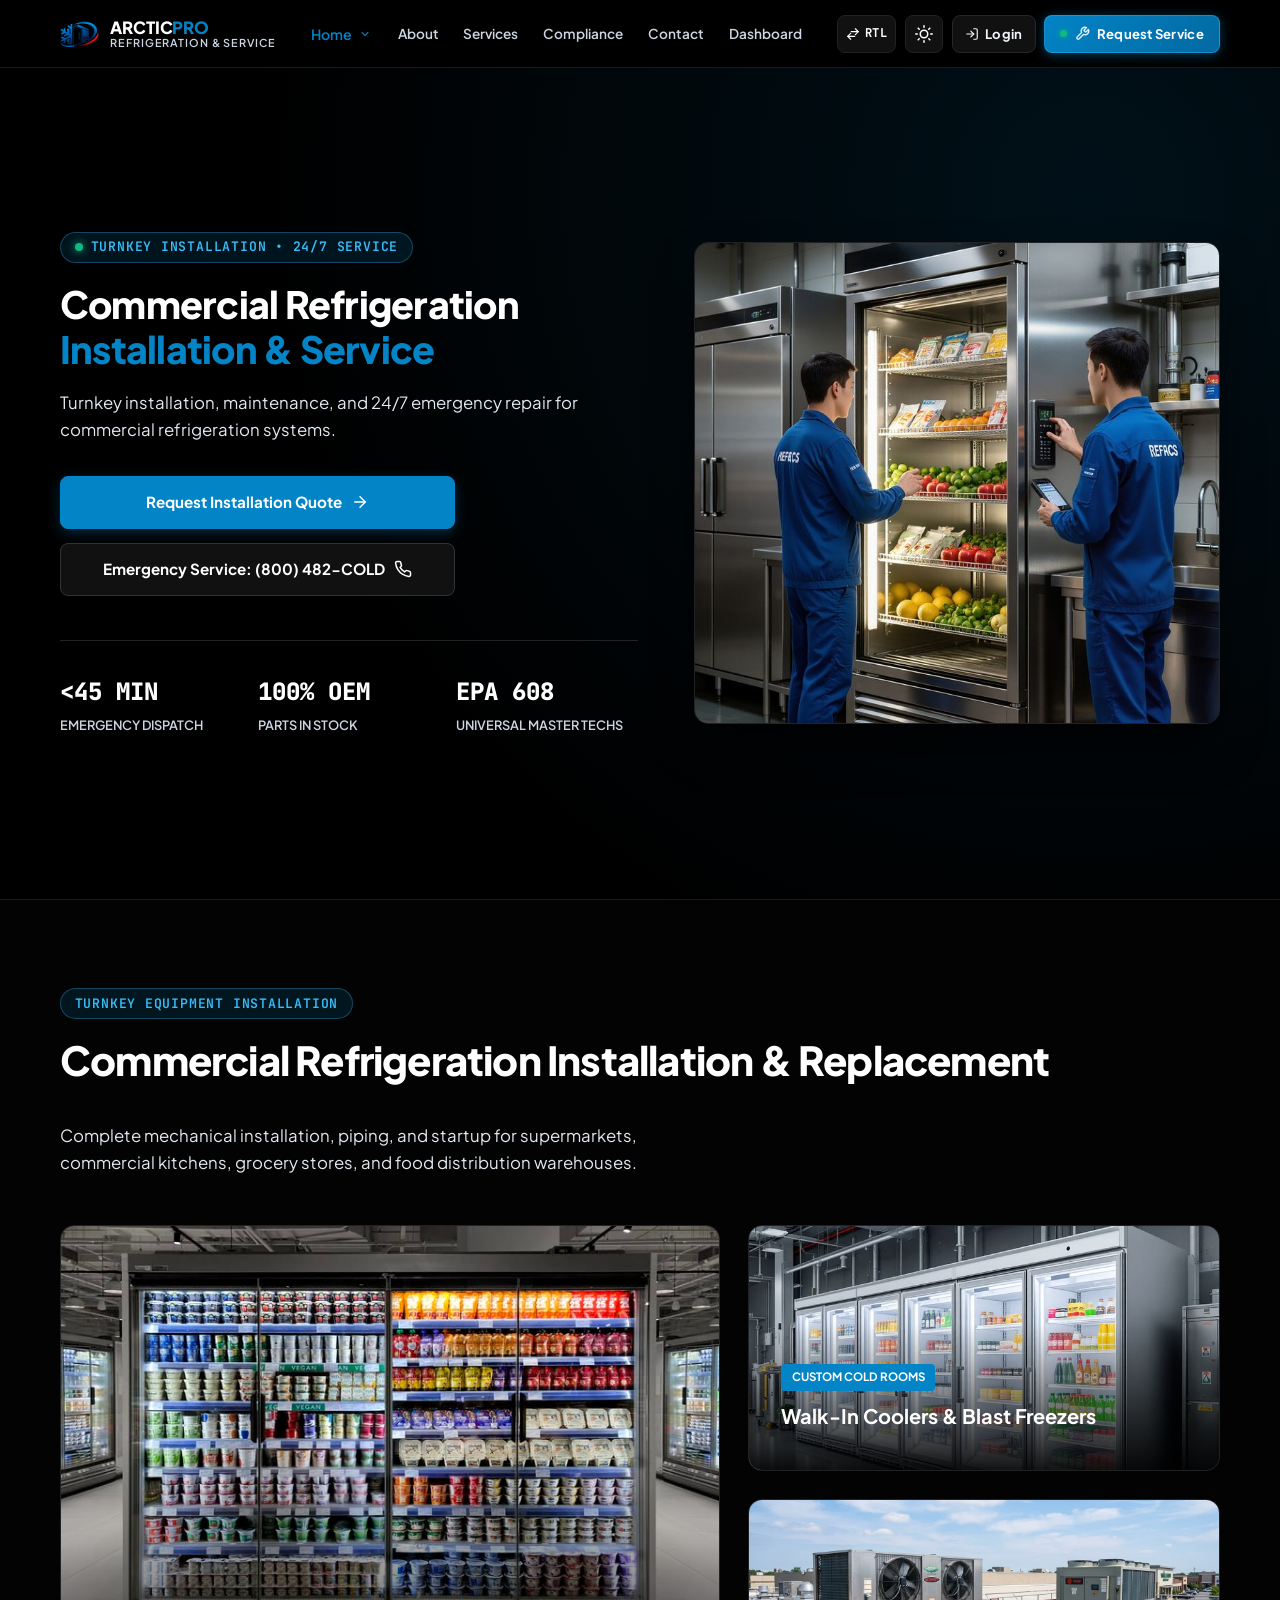
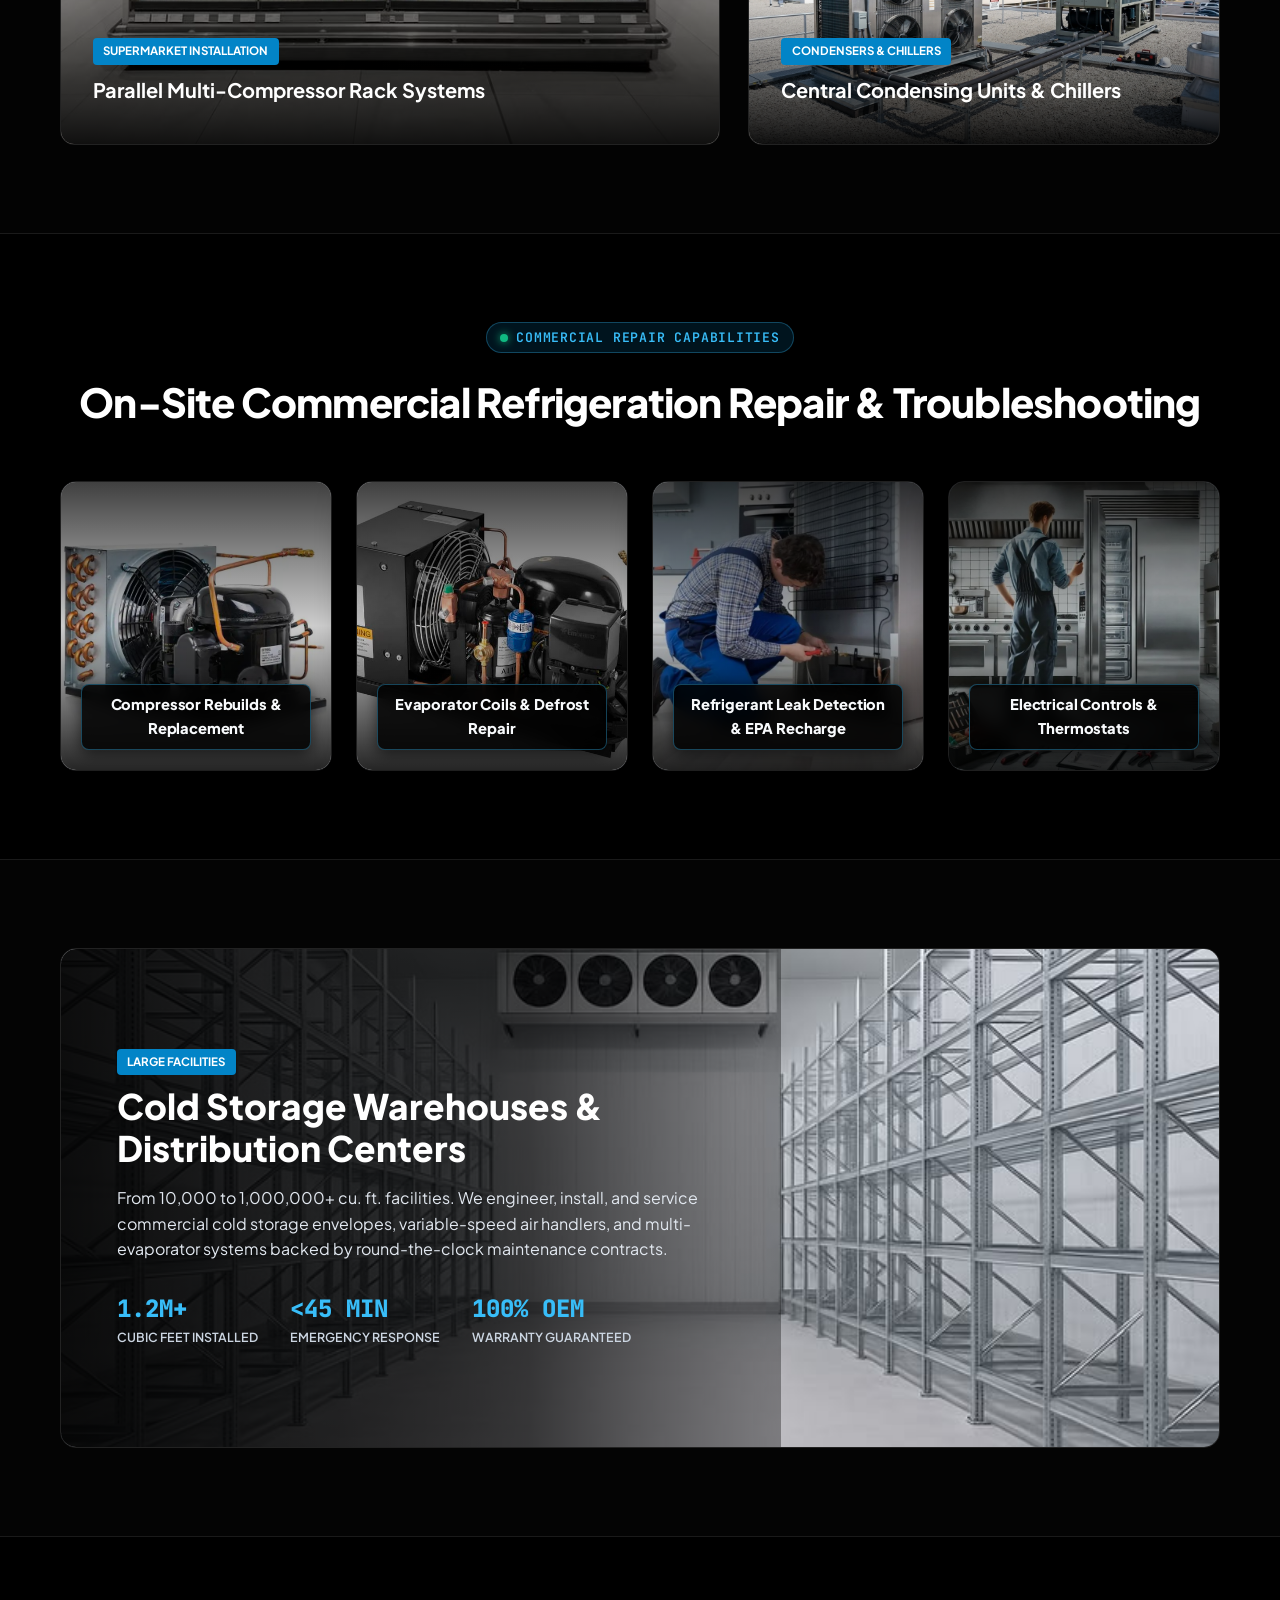
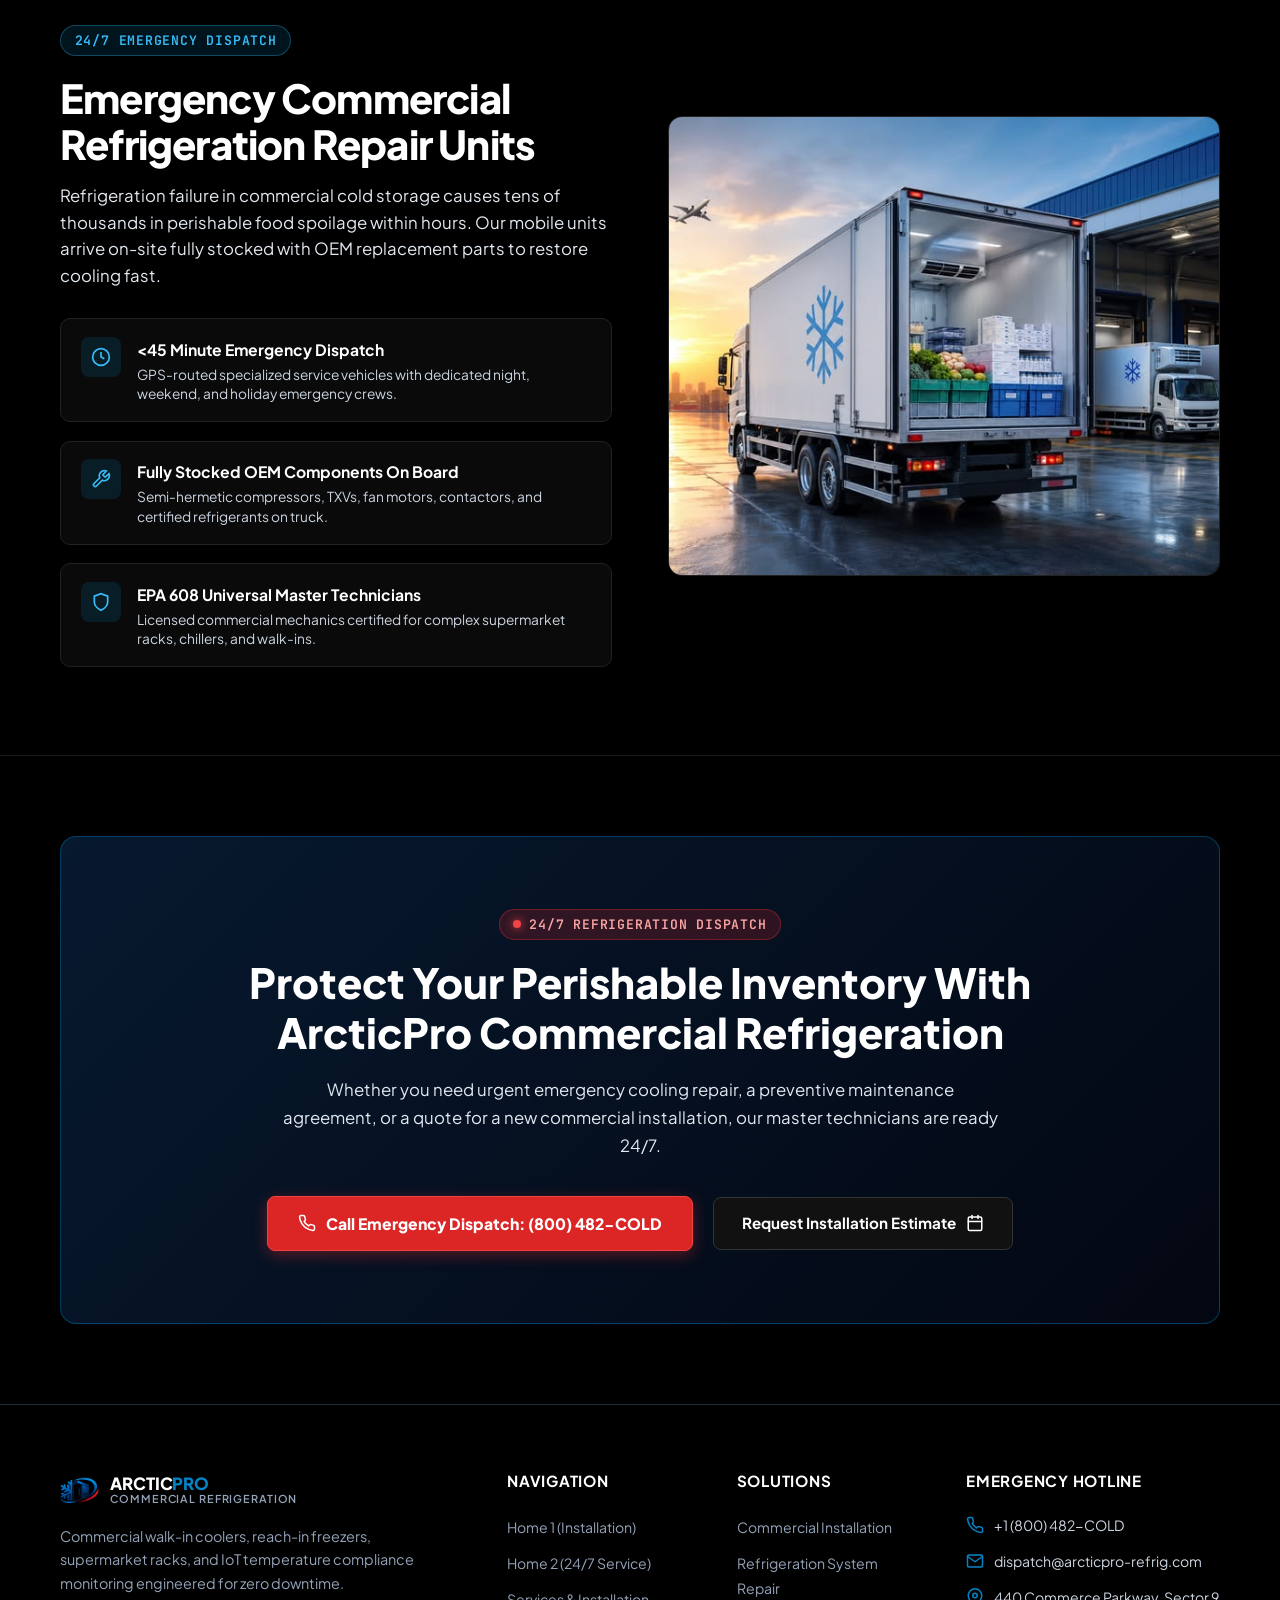
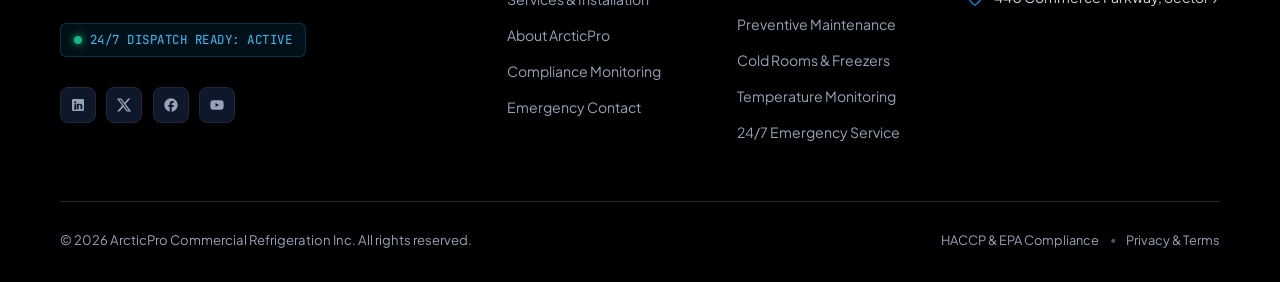
<file: index.html>
<!DOCTYPE html>
<html lang="en" dir="ltr" class="dark">

<head>
  <meta charset="UTF-8">
  <meta name="viewport" content="width=device-width, initial-scale=1.0">
  <title>Precision Commercial Refrigeration & Cold Chain Systems | ArcticPro</title>
  <meta name="description"
    content="Precision commercial refrigeration installation, central chillers, walk-in freezers, supermarket racks, and IoT temperature compliance monitoring.">
  <link rel="icon" type="image/png" href="assets/images/icons/logo.png">
  <link rel="stylesheet" href="assets/css/style.css">
  <link rel="stylesheet" href="assets/css/responsive.css">
</head>

<body>

  <!-- ======================================================================
       BRANDED PAGE LOADER
       ====================================================================== -->
  <div id="page-loader" aria-hidden="true">
    <div class="loader-brand-box">
      <img src="assets/images/icons/logo.png" alt="ArcticPro Commercial Refrigeration" class="loader-logo">
      <div class="loader-title">ArcticPro Refrigeration</div>
      <div class="loader-bar-wrap">
        <div class="loader-bar"></div>
      </div>
    </div>
  </div>

  <!-- ======================================================================
       FIXED SLIM HEADER (Single-Line Desktop Alignment)
       ====================================================================== -->
  <header class="site-header" id="siteHeader">
    <div class="header-container">

      <!-- Brand Logo & Identity -->
      <a href="index.html" class="brand-link" id="brandLink" aria-label="ArcticPro Home">
        <img src="assets/images/icons/logo.png" alt="ArcticPro Commercial Refrigeration Logo" class="brand-logo-img">
        <div class="brand-text-wrap">
          <span class="brand-name">Arctic<span>Pro</span></span>
          <span class="brand-sub">Refrigeration & Service</span>
        </div>
      </a>

      <!-- Desktop Navigation (Exactly 6 Primary Nav Items) -->
      <nav class="desktop-nav" aria-label="Primary Navigation">
        <!-- 1. Home (Click-only Dropdown) -->
        <div class="nav-item" id="homeDropdownWrapper">
          <button type="button" class="nav-dropdown-btn active" id="homeDropdownBtn" aria-haspopup="true"
            aria-expanded="false" aria-label="Home menu">
            <span>Home</span>
            <svg class="dropdown-icon" viewBox="0 0 20 20" fill="currentColor" aria-hidden="true">
              <path fill-rule="evenodd"
                d="M5.23 7.21a.75.75 0 011.06.02L10 11.168l3.71-3.938a.75.75 0 111.08 1.04l-4.25 4.5a.75.75 0 01-1.08 0l-4.25-4.5a.75.75 0 01.02-1.06z"
                clip-rule="evenodd" />
            </svg>
          </button>
          <div class="nav-dropdown-menu" id="homeDropdownMenu" role="menu">
            <a href="index.html" class="dropdown-item active" role="menuitem">Home 1 (Installation)</a>
            <a href="home-2.html" class="dropdown-item" role="menuitem">Home 2 (24/7 Service)</a>
          </div>
        </div>




        <!-- 2. About -->
        <div class="nav-item">
          <a href="about.html" class="nav-link">About</a>
        </div>

        <!-- 3. Services -->
        <div class="nav-item">
          <a href="services.html" class="nav-link">Services</a>
        </div>



        <!-- 4. Compliance -->
        <div class="nav-item">
          <a href="compliance.html" class="nav-link">Compliance</a>
        </div>



        <!-- 5. Contact (Directly Visible) -->
        <div class="nav-item">
          <a href="contact.html" class="nav-link">Contact</a>
        </div>

        <!-- 6. Dashboard -->
        <div class="nav-item">
          <a href="dashboard.html" class="nav-link">Dashboard</a>
        </div>

      </nav>

      <!-- Header Action Controls: RTL, Dark Mode, Direct Login -->
      <div class="header-actions">
        <!-- RTL Toggle -->
        <button type="button" class="control-btn rtl-toggle-btn" id="rtlToggleBtn"
          aria-label="Toggle text direction RTL/LTR">
          <svg viewBox="0 0 24 24" fill="none" stroke="currentColor" stroke-width="2" stroke-linecap="round"
            stroke-linejoin="round" aria-hidden="true">
            <polyline points="16 3 21 8 16 13"></polyline>
            <line x1="21" y1="8" x2="9" y2="8"></line>
            <polyline points="8 21 3 16 8 11"></polyline>
            <line x1="3" y1="16" x2="15" y2="16"></line>
          </svg>
          <span class="rtl-text-indicator">RTL</span>
        </button>

        <!-- Dark Mode Toggle -->
        <button type="button" class="control-btn theme-toggle-btn" id="themeToggleBtn" aria-label="Toggle dark mode">
          <svg viewBox="0 0 24 24" fill="none" stroke="currentColor" stroke-width="2" stroke-linecap="round"
            stroke-linejoin="round" aria-hidden="true">
            <circle cx="12" cy="12" r="5"></circle>
            <line x1="12" y1="1" x2="12" y2="3"></line>
            <line x1="12" y1="21" x2="12" y2="23"></line>
            <line x1="4.22" y1="4.22" x2="5.64" y2="5.64"></line>
            <line x1="18.36" y1="18.36" x2="19.78" y2="19.78"></line>
            <line x1="1" y1="12" x2="3" y2="12"></line>
            <line x1="21" y1="12" x2="23" y2="12"></line>
            <line x1="4.22" y1="19.78" x2="5.64" y2="18.36"></line>
            <line x1="18.36" y1="5.64" x2="19.78" y2="4.22"></line>
          </svg>
        </button>

        <!-- Client Portal Login -->
        <a href="login.html" class="btn-login" id="headerLoginBtn" aria-label="Client Portal Login">
          <svg viewBox="0 0 24 24" fill="none" stroke="currentColor" stroke-width="2" stroke-linecap="round"
            stroke-linejoin="round" aria-hidden="true">
            <path d="M15 3h4a2 2 0 0 1 2 2v14a2 2 0 0 1-2 2h-4"></path>
            <polyline points="10 17 15 12 10 7"></polyline>
            <line x1="15" y1="12" x2="3" y2="12"></line>
          </svg>
          <span>Login</span>
        </a>

        <!-- Commercial Refrigeration Service CTA Button (Visible on Desktop, Hidden on Mobile Header) -->
        <a href="contact.html" class="btn-header-cta" id="headerCtaBtn"
          aria-label="Request Commercial Refrigeration Service">
          <span class="cta-pulse-dot" aria-hidden="true"></span>
          <svg viewBox="0 0 24 24" fill="none" stroke="currentColor" stroke-width="2.2" stroke-linecap="round"
            stroke-linejoin="round" aria-hidden="true">
            <path
              d="M14.7 6.3a1 1 0 0 0 0 1.4l1.6 1.6a1 1 0 0 0 1.4 0l3.77-3.77a6 6 0 0 1-7.94 7.94l-6.91 6.91a2.12 2.12 0 0 1-3-3l6.91-6.91a6 6 0 0 1 7.94-7.94l-3.76 3.76z">
            </path>
          </svg>
          <span>Request Service</span>
        </a>

        <!-- Mobile Drawer Toggle Hamburger -->
        <button type="button" class="mobile-menu-toggle" id="mobileMenuToggle" aria-label="Open mobile navigation menu">
          <svg viewBox="0 0 24 24" fill="none" stroke="currentColor" stroke-width="2" stroke-linecap="round"
            stroke-linejoin="round" style="width: 22px; height: 22px;" aria-hidden="true">
            <line x1="3" y1="12" x2="21" y2="12"></line>
            <line x1="3" y1="6" x2="21" y2="6"></line>
            <line x1="3" y1="18" x2="21" y2="18"></line>
          </svg>
        </button>
      </div>

    </div>
  </header>

  <!-- ======================================================================
       MOBILE DRAWER OVERLAY & MENU
       ====================================================================== -->
  <div class="mobile-drawer-overlay" id="mobileDrawerOverlay" aria-hidden="true"></div>
  <aside class="mobile-drawer" id="mobileDrawer" aria-label="Mobile Navigation">
    <div class="mobile-drawer-header">
      <div class="brand-link">
        <img src="assets/images/icons/logo.png" alt="ArcticPro Logo" class="brand-logo-img">
        <div class="brand-text-wrap">
          <span class="brand-name">Arctic<span>Pro</span></span>
          <span class="brand-sub">Refrigeration & Service</span>
        </div>
      </div>
      <button type="button" class="control-btn" id="mobileDrawerClose" aria-label="Close navigation drawer">
        <svg viewBox="0 0 24 24" fill="none" stroke="currentColor" stroke-width="2" stroke-linecap="round"
          stroke-linejoin="round" aria-hidden="true">
          <line x1="18" y1="6" x2="6" y2="18"></line>
          <line x1="6" y1="6" x2="18" y2="18"></line>
        </svg>
      </button>
    </div>

    <!-- Mobile Navigation Links -->
    <ul class="mobile-nav-list">
      <!-- Home Accordion (Click only) -->
      <li class="mobile-accordion-item" id="mobileHomeAccordion">
        <button type="button" class="mobile-nav-link active" id="mobileHomeAccordionBtn" aria-label="Toggle Home menu">
          <span>Home</span>
          <svg class="dropdown-icon" viewBox="0 0 20 20" fill="currentColor" aria-hidden="true">
            <path fill-rule="evenodd"
              d="M5.23 7.21a.75.75 0 011.06.02L10 11.168l3.71-3.938a.75.75 0 111.08 1.04l-4.25 4.5a.75.75 0 01-1.08 0l-4.25-4.5a.75.75 0 01.02-1.06z"
              clip-rule="evenodd" />
          </svg>
        </button>
        <div class="mobile-accordion-content">
          <a href="index.html" class="mobile-sub-link active">Home 1 (Installation)</a>
          <a href="home-2.html" class="mobile-sub-link">Home 2 (24/7 Service)</a>
        </div>
      </li>
      <li><a href="about.html" class="mobile-nav-link">About</a></li>
      <li><a href="services.html" class="mobile-nav-link">Services</a></li>

      <li><a href="compliance.html" class="mobile-nav-link">Compliance</a></li>

      <li><a href="contact.html" class="mobile-nav-link">Contact</a></li>
      <li><a href="dashboard.html" class="mobile-nav-link">Dashboard</a></li>
    </ul>

    <!-- Mobile Drawer Controls & Bottom Actions (CTA Button at the Very Last) -->
    <div class="mobile-drawer-footer">
      <div class="mobile-controls-row">
        <span style="font-size: 0.82rem; font-weight: 600; color: var(--text-muted);">Quick Settings</span>
        <div style="display: flex; gap: 0.5rem;">
          <button type="button" class="control-btn rtl-toggle-btn" aria-label="Toggle RTL mode">
            <svg viewBox="0 0 24 24" fill="none" stroke="currentColor" stroke-width="2" stroke-linecap="round"
              stroke-linejoin="round" aria-hidden="true">
              <polyline points="16 3 21 8 16 13"></polyline>
              <line x1="21" y1="8" x2="9" y2="8"></line>
              <polyline points="8 21 3 16 8 11"></polyline>
              <line x1="3" y1="16" x2="15" y2="16"></line>
            </svg>
          </button>
          <button type="button" class="control-btn theme-toggle-btn" aria-label="Toggle dark mode">
            <svg viewBox="0 0 24 24" fill="none" stroke="currentColor" stroke-width="2" stroke-linecap="round"
              stroke-linejoin="round" aria-hidden="true">
              <circle cx="12" cy="12" r="5"></circle>
              <line x1="12" y1="1" x2="12" y2="3"></line>
              <line x1="12" y1="21" x2="12" y2="23"></line>
              <line x1="4.22" y1="4.22" x2="5.64" y2="5.64"></line>
              <line x1="18.36" y1="18.36" x2="19.78" y2="19.78"></line>
              <line x1="1" y1="12" x2="3" y2="12"></line>
              <line x1="21" y1="12" x2="23" y2="12"></line>
              <line x1="4.22" y1="19.78" x2="5.64" y2="18.36"></line>
              <line x1="18.36" y1="5.64" x2="19.78" y2="4.22"></line>
            </svg>
          </button>
        </div>
      </div>

      <!-- Mobile Menu Login Button -->
      <a href="login.html" class="mobile-drawer-login-btn" id="mobileDrawerLoginBtn">
        <svg viewBox="0 0 24 24" fill="none" stroke="currentColor" stroke-width="2" stroke-linecap="round"
          stroke-linejoin="round" style="width: 18px; height: 18px;" aria-hidden="true">
          <path d="M15 3h4a2 2 0 0 1 2 2v14a2 2 0 0 1-2 2h-4"></path>
          <polyline points="10 17 15 12 10 7"></polyline>
          <line x1="15" y1="12" x2="3" y2="12"></line>
        </svg>
        <span>Client Portal Login</span>
      </a>

      <!-- Commercial CTA Button (Placed At the Very Last) -->
      <a href="contact.html" class="btn-header-cta mobile-drawer-cta-btn" id="mobileDrawerCtaBtn">
        <span class="cta-pulse-dot" aria-hidden="true"></span>
        <svg viewBox="0 0 24 24" fill="none" stroke="currentColor" stroke-width="2.2" stroke-linecap="round"
          stroke-linejoin="round" aria-hidden="true">
          <path
            d="M14.7 6.3a1 1 0 0 0 0 1.4l1.6 1.6a1 1 0 0 0 1.4 0l3.77-3.77a6 6 0 0 1-7.94 7.94l-6.91 6.91a2.12 2.12 0 0 1-3-3l6.91-6.91a6 6 0 0 1 7.94-7.94l-3.76 3.76z">
          </path>
        </svg>
        <span>Request Service &bull; 24/7 Dispatch</span>
      </a>
    </div>
  </aside>

  <!-- ======================================================================
       MAIN CONTENT: EXACTLY 6 MAIN CONTENT SECTIONS (HOME 1)
       ====================================================================== -->
  <main id="mainContent">

    <!-- --------------------------------------------------------------------
         SECTION 1: HERO - COMMERCIAL REFRIGERATION INSTALLATION & SERVICE
         -------------------------------------------------------------------- -->
    <section class="home1-hero" id="heroSection">
      <div class="section-container">
        <div class="hero-editorial-grid">

          <!-- Column 1: Installation & Service Overview -->
          <div>
            <div class="eyebrow-badge">
              <span class="telemetry-pulse"></span>
              <span>Turnkey Installation &bull; 24/7 Service</span>
            </div>
            <h1 class="section-title">
              Commercial Refrigeration <span class="hero-title-highlight">Installation &amp; Service</span>
            </h1>
            <p class="section-desc">
              Turnkey installation, maintenance, and 24/7 emergency repair for commercial refrigeration systems.
            </p>

            <div class="hero-actions-row">
              <a href="services.html" class="btn-primary-action">
                <span>Request Installation Quote</span>
                <svg viewBox="0 0 24 24" fill="none" stroke="currentColor" stroke-width="2" stroke-linecap="round"
                  stroke-linejoin="round" style="width: 18px; height: 18px;" aria-hidden="true">
                  <line x1="5" y1="12" x2="19" y2="12"></line>
                  <polyline points="12 5 19 12 12 19"></polyline>
                </svg>
              </a>
              <a href="tel:+18004822653" class="btn-secondary-action">
                <span>Emergency Service: (800) 482-COLD</span>
                <svg viewBox="0 0 24 24" fill="none" stroke="currentColor" stroke-width="2" stroke-linecap="round"
                  stroke-linejoin="round" style="width: 18px; height: 18px;" aria-hidden="true">
                  <path
                    d="M22 16.92v3a2 2 0 0 1-2.18 2 19.79 19.79 0 0 1-8.63-3.07 19.5 19.5 0 0 1-6-6 19.79 19.79 0 0 1-3.07-8.67A2 2 0 0 1 4.11 2h3a2 2 0 0 1 2 1.72 12.84 12.84 0 0 0 .7 2.81 2 2 0 0 1-.45 2.11L8.09 9.91a16 16 0 0 0 6 6l1.27-1.27a2 2 0 0 1 2.11-.45 12.84 12.84 0 0 0 2.81.7A2 2 0 0 1 22 16.92z">
                  </path>
                </svg>
              </a>
            </div>

            <!-- Service Strip -->
            <div class="hero-telemetry-strip">
              <div class="strip-item">
                <span class="strip-val">&lt;45 MIN</span>
                <span class="strip-lbl">Emergency Dispatch</span>
              </div>
              <div class="strip-item">
                <span class="strip-val">100% OEM</span>
                <span class="strip-lbl">Parts in Stock</span>
              </div>
              <div class="strip-item">
                <span class="strip-val">EPA 608</span>
                <span class="strip-lbl">Universal Master Techs</span>
              </div>
            </div>
          </div>

          <!-- Column 2: Visual Frame & Service Badge -->
          <div class="hero-visual-frame">
            <img src="assets/images/hero/p1.jpg"
              alt="Commercial refrigeration chiller rack and compressor room installation" class="hero-main-img">
          </div>

        </div>
      </div>
    </section>

    <!-- --------------------------------------------------------------------
         SECTION 2: COMMERCIAL INSTALLATION SOLUTIONS
         -------------------------------------------------------------------- -->
    <section class="section-wrapper home1-mosaic" id="installationServices">
      <div class="section-container">

        <div class="mosaic-header-row">
          <div>
            <div class="eyebrow-badge">Turnkey Equipment Installation</div>
            <h2 class="section-title">Commercial Refrigeration Installation &amp; Replacement</h2>
          </div>
          <p class="section-desc">
            Complete mechanical installation, piping, and startup for supermarkets, commercial kitchens, grocery stores,
            and food distribution warehouses.
          </p>
        </div>

        <div class="mosaic-grid">

          <!-- Large Feature Card: Supermarket Multi-Compressor Parallel Rack System -->
          <div class="mosaic-feature-card">
            <img src="assets/images/services/p54.jpg"
              alt="Turnkey installation and commissioning of supermarket multi-compressor parallel rack systems by certified commercial technicians"
              loading="lazy">
            <div class="mosaic-card-gradient">
              <span class="mosaic-tag">Supermarket Installation</span>
              <h3 class="mosaic-card-title">Parallel Multi-Compressor Rack Systems</h3>
            </div>
          </div>

          <!-- Stack of 2 Panes -->
          <div class="mosaic-stack">

            <!-- Card 2: Walk-In Coolers & Blast Freezers -->
            <div class="mosaic-stack-card">
              <img src="assets/images/services/p55.jpg"
                alt="Engineered commercial walk-in cooler and blast freezer box modular panel assembly installation"
                loading="lazy">
              <div class="mosaic-card-gradient">
                <span class="mosaic-tag">Custom Cold Rooms</span>
                <h3 class="mosaic-card-title">Walk-In Coolers &amp; Blast Freezers</h3>

              </div>
            </div>

            <!-- Card 3: Central Condensing Units & Chillers -->
            <div class="mosaic-stack-card">
              <img src="assets/images/services/rooftop-condenser-chiller-install.jpg"
                alt="Commercial high-efficiency rooftop condensing unit and industrial process chiller system installation"
                loading="lazy">
              <div class="mosaic-card-gradient">
                <span class="mosaic-tag">Condensers &amp; Chillers</span>
                <h3 class="mosaic-card-title">Central Condensing Units &amp; Chillers</h3>

              </div>
            </div>

          </div>

        </div>

      </div>
    </section>

    <!-- --------------------------------------------------------------------
         SECTION 3: ON-SITE DIAGNOSTICS & REPAIR SERVICES
         -------------------------------------------------------------------- -->
    <section class="section-wrapper home1-telemetry" id="repairServices">
      <div class="section-container">

        <div class="section-title-wrap text-center" style="margin-bottom: 2.5rem;">
          <div class="eyebrow-badge">
            <span class="telemetry-pulse"></span>
            <span>Commercial Repair Capabilities</span>
          </div>
          <h2 class="section-title" style="margin-top: 0.5rem;">On-Site Commercial Refrigeration Repair &amp;
            Troubleshooting</h2>
        </div>

        <!-- 4 Repair Service Cards -->
        <div class="telemetry-quad-gallery-grid">

          <!-- Image 1 -->
          <div class="telemetry-pure-card">
            <img src="assets/images/sections/p5.jpg" alt="Commercial compressor replacement and rebuild" width="600"
              height="420" loading="lazy">
            <div class="telemetry-pure-overlay">
              <span class="telemetry-pure-title">Compressor Rebuilds &amp; Replacement</span>
            </div>
          </div>

          <!-- Image 2 -->
          <div class="telemetry-pure-card">
            <img src="assets/images/sections/p20.jpg" alt="Walk-in cooler defrost and temperature restoration"
              width="600" height="420" loading="lazy">
            <div class="telemetry-pure-overlay">
              <span class="telemetry-pure-title">Evaporator Coils &amp; Defrost Repair</span>
            </div>
          </div>

          <!-- Image 3 -->
          <div class="telemetry-pure-card">
            <img src="assets/images/compliance/p21.jpg" alt="Refrigerant leak detection and recovery" width="600"
              height="420" loading="lazy">
            <div class="telemetry-pure-overlay">
              <span class="telemetry-pure-title">Refrigerant Leak Detection &amp; EPA Recharge</span>
            </div>
          </div>

          <!-- Image 4 -->
          <div class="telemetry-pure-card">
            <img src="assets/images/compliance/p22.jpg" alt="Digital thermostat and microprocessor controls" width="600"
              height="420" loading="lazy">
            <div class="telemetry-pure-overlay">
              <span class="telemetry-pure-title">Electrical Controls &amp; Thermostats</span>
            </div>
          </div>

        </div>

      </div>
    </section>

    <!-- --------------------------------------------------------------------
         SECTION 4: COLD STORAGE WAREHOUSE INSTALLATION & SERVICE
         -------------------------------------------------------------------- -->
    <section class="section-wrapper home1-facility" id="logisticsFacility">
      <div class="section-container">
        <div class="cinematic-facility-box">
          <img src="assets/images/gallery/p6.jpg"
            alt="Commercial cold storage distribution center walk-in refrigeration installation">

          <div class="cinematic-facility-overlay">
            <span class="mosaic-tag" style="background: var(--brand-blue);">Large Facilities</span>
            <h2 class="facility-overlay-title">Cold Storage Warehouses &amp; Distribution Centers</h2>
            <p class="facility-overlay-desc">
              From 10,000 to 1,000,000+ cu. ft. facilities. We engineer, install, and service commercial cold storage
              envelopes, variable-speed air handlers, and multi-evaporator systems backed by round-the-clock maintenance
              contracts.
            </p>

            <div class="facility-specs-row">
              <div class="spec-item-box">
                <span class="spec-number">1.2M+</span>
                <span class="spec-title">Cubic Feet Installed</span>
              </div>
              <div class="spec-item-box">
                <span class="spec-number">&lt;45 MIN</span>
                <span class="spec-title">Emergency Response</span>
              </div>
              <div class="spec-item-box">
                <span class="spec-number">100% OEM</span>
                <span class="spec-title">Warranty Guaranteed</span>
              </div>
            </div>
          </div>

        </div>
      </div>
    </section>

    <!-- --------------------------------------------------------------------
         SECTION 5: 24/7 RAPID EMERGENCY RESPONSE FLEET
         -------------------------------------------------------------------- -->
    <section class="section-wrapper home1-dispatch" id="fleetOperations">
      <div class="section-container">
        <div class="dispatch-grid">

          <!-- Column 1: Service Capabilities -->
          <div>
            <div class="eyebrow-badge">24/7 Emergency Dispatch</div>
            <h2 class="section-title">Emergency Commercial Refrigeration Repair Units</h2>
            <p class="section-desc">
              Refrigeration failure in commercial cold storage causes tens of thousands in perishable food spoilage
              within hours. Our mobile units arrive on-site fully stocked with OEM replacement parts to restore cooling
              fast.
            </p>

            <div class="dispatch-service-list">

              <div class="dispatch-list-item">
                <div class="dispatch-icon-box">
                  <svg viewBox="0 0 24 24" fill="none" stroke="currentColor" stroke-width="2"
                    style="width: 20px; height: 20px;">
                    <circle cx="12" cy="12" r="10"></circle>
                    <polyline points="12 6 12 12 16 14"></polyline>
                  </svg>
                </div>
                <div>
                  <h3 class="dispatch-item-title">&lt;45 Minute Emergency Dispatch</h3>
                  <p class="dispatch-item-desc">GPS-routed specialized service vehicles with dedicated night, weekend,
                    and holiday emergency crews.</p>
                </div>
              </div>

              <div class="dispatch-list-item">
                <div class="dispatch-icon-box">
                  <svg viewBox="0 0 24 24" fill="none" stroke="currentColor" stroke-width="2"
                    style="width: 20px; height: 20px;">
                    <path
                      d="M14.7 6.3a1 1 0 0 0 0 1.4l1.6 1.6a1 1 0 0 0 1.4 0l3.77-3.77a6 6 0 0 1-7.94 7.94l-6.91 6.91a2.12 2.12 0 0 1-3-3l6.91-6.91a6 6 0 0 1 7.94-7.94l-3.76 3.76z">
                    </path>
                  </svg>
                </div>
                <div>
                  <h3 class="dispatch-item-title">Fully Stocked OEM Components On Board</h3>
                  <p class="dispatch-item-desc">Semi-hermetic compressors, TXVs, fan motors, contactors, and certified
                    refrigerants on truck.</p>
                </div>
              </div>

              <div class="dispatch-list-item">
                <div class="dispatch-icon-box">
                  <svg viewBox="0 0 24 24" fill="none" stroke="currentColor" stroke-width="2"
                    style="width: 20px; height: 20px;">
                    <path d="M12 22s8-4 8-10V5l-8-3-8 3v7c0 6 8 10 8 10z"></path>
                  </svg>
                </div>
                <div>
                  <h3 class="dispatch-item-title">EPA 608 Universal Master Technicians</h3>
                  <p class="dispatch-item-desc">Licensed commercial mechanics certified for complex supermarket racks,
                    chillers, and walk-ins.</p>
                </div>
              </div>

            </div>
          </div>

          <!-- Column 2: Image Frame -->
          <div class="dispatch-img-frame">
            <img src="assets/images/sections/p7.jpg"
              alt="ArcticPro commercial refrigeration emergency dispatch vehicle and master technician">
          </div>

        </div>
      </div>
    </section>

    <!-- --------------------------------------------------------------------
         SECTION 6: CTA - SERVICE CALL & INSTALLATION QUOTE
         -------------------------------------------------------------------- -->
    <section class="home1-cta" id="ctaSection">
      <div class="section-container">
        <div class="cta-technical-banner">
          <div class="cta-banner-content">
            <div class="eyebrow-badge"
              style="background: rgba(220, 38, 38, 0.2); border-color: rgba(220, 38, 38, 0.4); color: #fca5a5;">
              <span class="telemetry-pulse" style="background-color: #ef4444; box-shadow: 0 0 8px #ef4444;"></span>
              <span>24/7 Refrigeration Dispatch</span>
            </div>
            <h2 class="cta-banner-title">
              Protect Your Perishable Inventory With ArcticPro Commercial Refrigeration
            </h2>
            <p class="cta-banner-desc">
              Whether you need urgent emergency cooling repair, a preventive maintenance agreement, or a quote for a new
              commercial installation, our master technicians are ready 24/7.
            </p>

            <div class="cta-btn-group">
              <a href="tel:+18004822653" class="btn-emergency-call" id="ctaEmergencyCallBtn">
                <svg viewBox="0 0 24 24" fill="none" stroke="currentColor" stroke-width="2" stroke-linecap="round"
                  stroke-linejoin="round" style="width: 18px; height: 18px;" aria-hidden="true">
                  <path
                    d="M22 16.92v3a2 2 0 0 1-2.18 2 19.79 19.79 0 0 1-8.63-3.07 19.5 19.5 0 0 1-6-6 19.79 19.79 0 0 1-3.07-8.67A2 2 0 0 1 4.11 2h3a2 2 0 0 1 2 1.72 12.84 12.84 0 0 0 .7 2.81 2 2 0 0 1-.45 2.11L8.09 9.91a16 16 0 0 0 6 6l1.27-1.27a2 2 0 0 1 2.11-.45 12.84 12.84 0 0 0 2.81.7A2 2 0 0 1 22 16.92z">
                  </path>
                </svg>
                <span>Call Emergency Dispatch: (800) 482-COLD</span>
              </a>

              <a href="contact.html" class="btn-secondary-action" id="ctaScheduleBtn">
                <span>Request Installation Estimate</span>
                <svg viewBox="0 0 24 24" fill="none" stroke="currentColor" stroke-width="2" stroke-linecap="round"
                  stroke-linejoin="round" style="width: 18px; height: 18px;" aria-hidden="true">
                  <rect x="3" y="4" width="18" height="18" rx="2" ry="2"></rect>
                  <line x1="16" y1="2" x2="16" y2="6"></line>
                  <line x1="8" y1="2" x2="8" y2="6"></line>
                  <line x1="3" y1="10" x2="21" y2="10"></line>
                </svg>
              </a>
            </div>
          </div>
        </div>
      </div>
    </section>

  </main>

  <!-- ======================================================================
       SHARED FOOTER (Editorial & Technical Precision)
       ====================================================================== -->
  <footer class="site-footer">
    <div class="footer-container">
      <div class="footer-top-grid">

        <!-- Brand & Description -->
        <div class="footer-brand-col">
          <a href="index.html" class="brand-link">
            <img src="assets/images/icons/logo.png" alt="ArcticPro Logo" class="brand-logo-img">
            <div class="brand-text-wrap">
              <span class="brand-name" style="color: #ffffff;">Arctic<span
                  style="color: var(--brand-blue);">Pro</span></span>
              <span class="brand-sub" style="color: #94a3b8;">Commercial Refrigeration</span>
            </div>
          </a>
          <p class="footer-brand-desc">
            Commercial walk-in coolers, reach-in freezers, supermarket racks, and IoT temperature compliance monitoring
            engineered for zero downtime.
          </p>
          <div class="footer-telemetry-badge">
            <span class="telemetry-pulse"></span>
            <span>24/7 DISPATCH READY: ACTIVE</span>
          </div>
          <div class="footer-social-links" aria-label="ArcticPro Social Channels">
            <a href="https://linkedin.com" target="_blank" rel="noopener noreferrer" class="footer-social-btn"
              aria-label="LinkedIn" title="LinkedIn">
              <svg viewBox="0 0 24 24" fill="currentColor">
                <path
                  d="M19 3a2 2 0 0 1 2 2v14a2 2 0 0 1-2 2H5a2 2 0 0 1-2-2V5a2 2 0 0 1 2-2h14m-.5 15.5v-5.3a3.26 3.26 0 0 0-3.26-3.26c-.85 0-1.84.52-2.28 1.3v-1.11h-2.79v8.37h2.79v-4.93c0-.77.62-1.4 1.39-1.4a1.4 1.4 0 0 1 1.4 1.4v4.93h2.75M6.46 10.9v8.37H9.2V10.9H6.46M7.83 6.45a1.6 1.6 0 1 0 0 3.2 1.6 1.6 0 0 0 0-3.2z" />
              </svg>
            </a>
            <a href="https://twitter.com" target="_blank" rel="noopener noreferrer" class="footer-social-btn"
              aria-label="X (formerly Twitter)" title="X (Twitter)">
              <svg viewBox="0 0 24 24" fill="currentColor">
                <path
                  d="M18.244 2.25h3.308l-7.227 8.26 8.502 11.24H16.17l-5.214-6.817L4.99 21.75H1.68l7.73-8.835L1.254 2.25H8.08l4.713 6.231zm-1.161 17.52h1.833L7.084 4.126H5.117z" />
              </svg>
            </a>
            <a href="https://facebook.com" target="_blank" rel="noopener noreferrer" class="footer-social-btn"
              aria-label="Facebook" title="Facebook">
              <svg viewBox="0 0 24 24" fill="currentColor">
                <path
                  d="M22 12c0-5.52-4.48-10-10-10S2 6.48 2 12c0 4.84 3.44 8.87 8 9.8V15H8v-3h2V9.5C10 7.57 11.57 6 13.5 6H16v3h-2c-.55 0-1 .45-1 1v2h3v3h-3v6.95C18.05 21.45 22 17.19 22 12z" />
              </svg>
            </a>
            <a href="https://youtube.com" target="_blank" rel="noopener noreferrer" class="footer-social-btn"
              aria-label="YouTube" title="YouTube">
              <svg viewBox="0 0 24 24" fill="currentColor">
                <path
                  d="M21.58 7.19c-.23-.86-.91-1.54-1.77-1.77C18.25 5 12 5 12 5s-6.25 0-7.81.42c-.86.23-1.54.91-1.77 1.77C2 8.75 2 12 2 12s0 3.25.42 4.81c.23.86.91 1.54 1.77 1.77C5.75 19 12 19 12 19s6.25 0 7.81-.42c.86-.23 1.54-.91 1.77-1.77C22 15.25 22 12 22 12s0-3.25-.42-4.81zM9.75 15.02V8.98L15 12l-5.25 3.02z" />
              </svg>
            </a>
          </div>
        </div>

        <!-- Quick Navigation -->
        <div>
          <h2 class="footer-heading">Navigation</h2>
          <ul class="footer-nav-list">
            <li><a href="index.html">Home 1 (Installation)</a></li>
            <li><a href="home-2.html">Home 2 (24/7 Service)</a></li>
            <li><a href="services.html">Services & Installation</a></li>
            <li><a href="about.html">About ArcticPro</a></li>
            <li><a href="compliance.html">Compliance Monitoring</a></li>
            <li><a href="contact.html">Emergency Contact</a></li>
          </ul>
        </div>

        <!-- Solutions -->
        <div>
          <h2 class="footer-heading">Solutions</h2>
          <ul class="footer-nav-list">
            <li><a href="services.html#installation">Commercial Installation</a></li>
            <li><a href="services.html#repair">Refrigeration System Repair</a></li>
            <li><a href="services.html#maintenance">Preventive Maintenance</a></li>
            <li><a href="services.html#cold-rooms">Cold Rooms &amp; Freezers</a></li>
            <li><a href="services.html#compliance">Temperature Monitoring</a></li>
            <li><a href="services.html#emergency">24/7 Emergency Service</a></li>
          </ul>
        </div>

        <!-- Contact & Emergency Dispatch -->
        <div>
          <h2 class="footer-heading">Emergency Hotline</h2>
          <div style="display: flex; flex-direction: column; gap: 0.85rem;">
            <div class="footer-contact-item">
              <svg viewBox="0 0 24 24" fill="none" stroke="currentColor" stroke-width="2" stroke-linecap="round"
                stroke-linejoin="round" aria-hidden="true">
                <path
                  d="M22 16.92v3a2 2 0 0 1-2.18 2 19.79 19.79 0 0 1-8.63-3.07 19.5 19.5 0 0 1-6-6 19.79 19.79 0 0 1-3.07-8.67A2 2 0 0 1 4.11 2h3a2 2 0 0 1 2 1.72 12.84 12.84 0 0 0 .7 2.81 2 2 0 0 1-.45 2.11L8.09 9.91a16 16 0 0 0 6 6l1.27-1.27a2 2 0 0 1 2.11-.45 12.84 12.84 0 0 0 2.81.7A2 2 0 0 1 22 16.92z">
                </path>
              </svg>
              <span>+1 (800) 482-COLD</span>
            </div>
            <div class="footer-contact-item">
              <svg viewBox="0 0 24 24" fill="none" stroke="currentColor" stroke-width="2" stroke-linecap="round"
                stroke-linejoin="round" aria-hidden="true">
                <path d="M4 4h16c1.1 0 2 .9 2 2v12c0 1.1-.9 2-2 2H4c-1.1 0-2-.9-2-2V6c0-1.1.9-2 2-2z"></path>
                <polyline points="22,6 12,13 2,6"></polyline>
              </svg>
              <span>dispatch@arcticpro-refrig.com</span>
            </div>
            <div class="footer-contact-item">
              <svg viewBox="0 0 24 24" fill="none" stroke="currentColor" stroke-width="2" stroke-linecap="round"
                stroke-linejoin="round" aria-hidden="true">
                <path d="M21 10c0 7-9 13-9 13s-9-6-9-13a9 9 0 0 1 18 0z"></path>
                <circle cx="12" cy="10" r="3"></circle>
              </svg>
              <span>440 Commerce Parkway, Sector 9</span>
            </div>
          </div>
        </div>

      </div>

      <div class="footer-bottom">
        <div class="footer-copyright">
          <span>&copy; 2026 ArcticPro Commercial Refrigeration Inc. All rights reserved.</span>
        </div>
        <div class="footer-bottom-links">
          <a href="compliance.html">HACCP &amp; EPA Compliance</a>
          <span class="footer-link-divider" aria-hidden="true">&bull;</span>
          <a href="contact.html">Privacy &amp; Terms</a>
        </div>
      </div>
    </div>
  </footer>

  <!-- ======================================================================
       SCROLL TO TOP BUTTON
       ====================================================================== -->
  <button type="button" id="scroll-to-top" aria-label="Scroll to top of page">
    <svg viewBox="0 0 24 24" fill="none" stroke="currentColor" stroke-width="2.5" stroke-linecap="round"
      stroke-linejoin="round" style="width: 20px; height: 20px;" aria-hidden="true">
      <polyline points="18 15 12 9 6 15"></polyline>
    </svg>
  </button>

  <!-- SHARED JAVASCRIPT -->
  <script src="assets/js/main.js"></script>
</body>

</html>
</file>
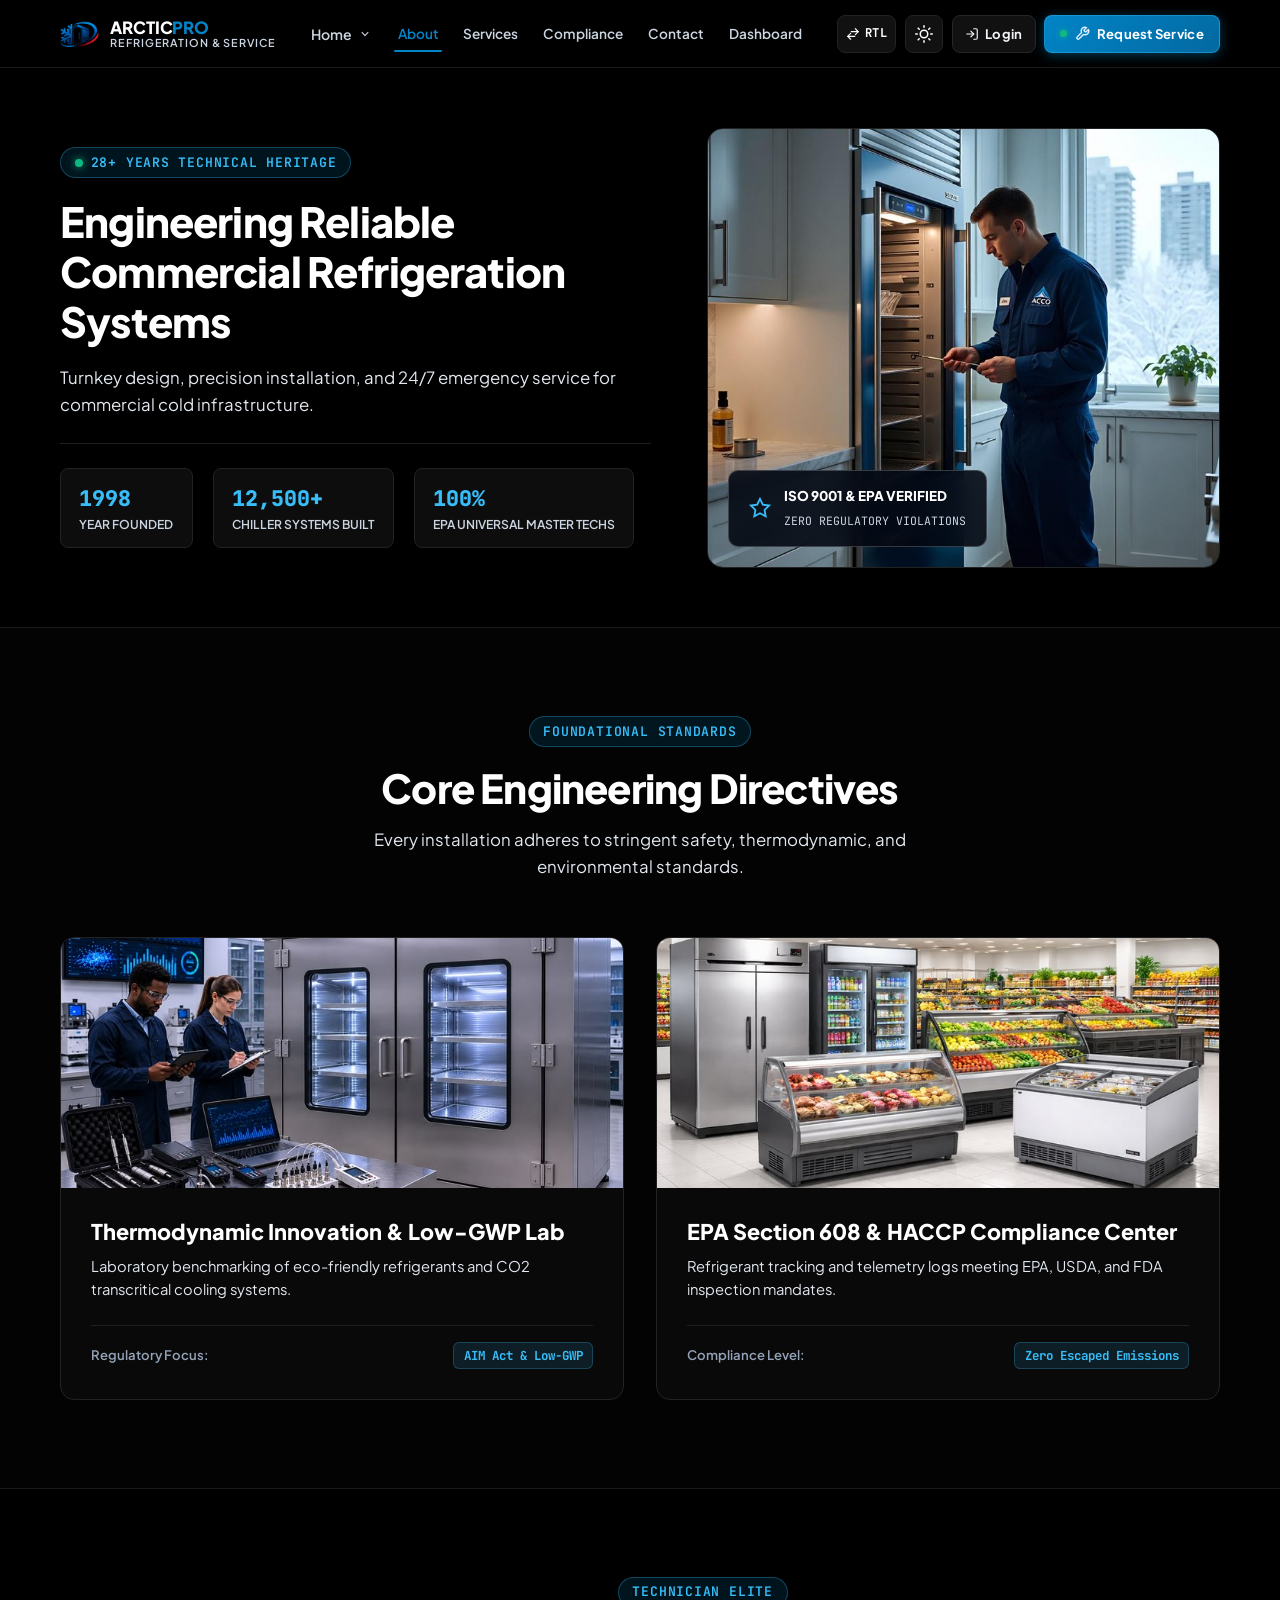
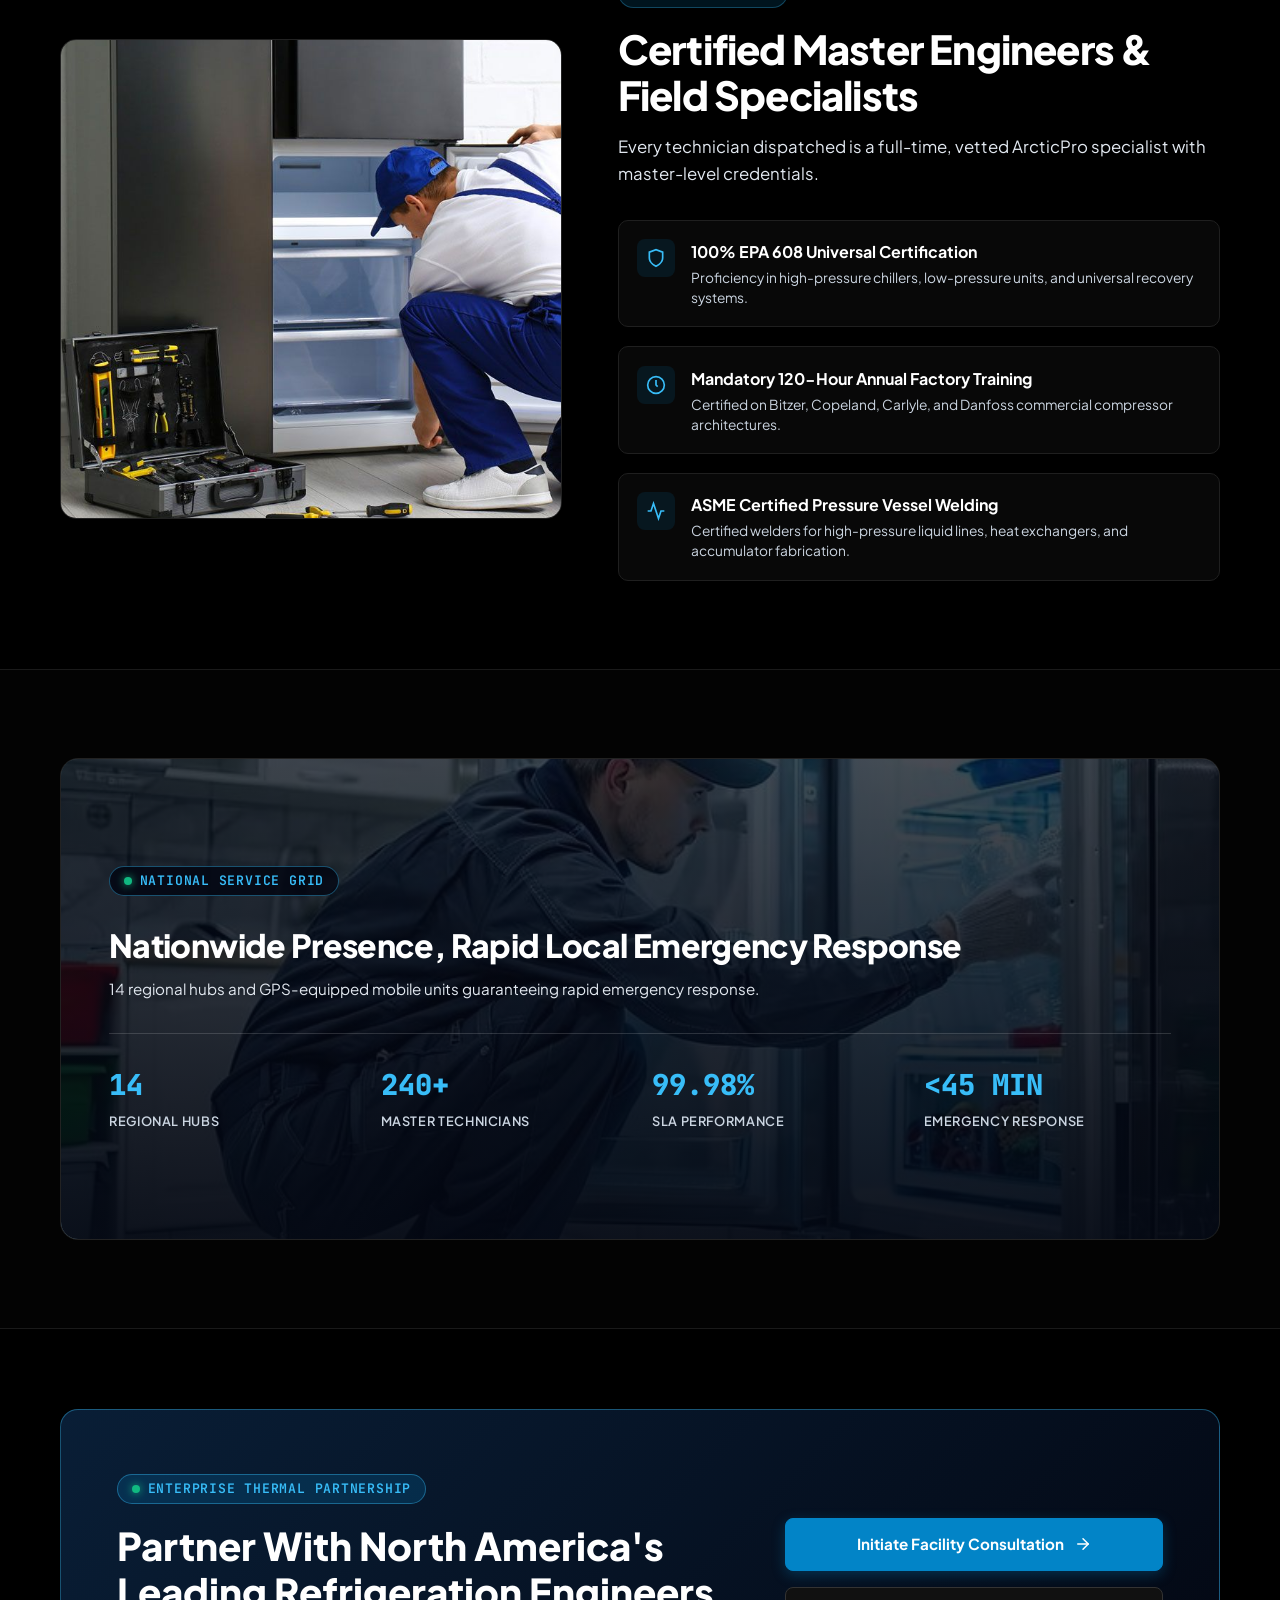
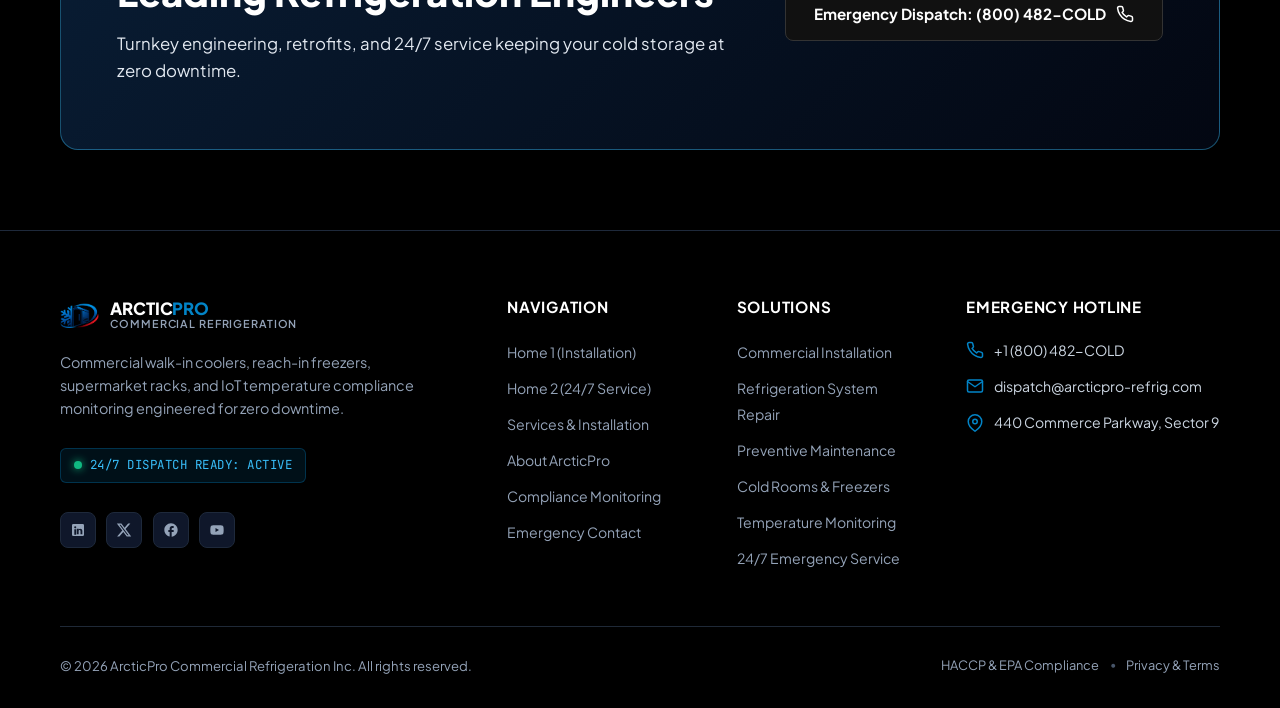
<file: about.html>
<!DOCTYPE html>
<html lang="en" dir="ltr" class="dark">

<head>
  <meta charset="UTF-8">
  <meta name="viewport" content="width=device-width, initial-scale=1.0">
  <title>About ArcticPro | Master Commercial Refrigeration Engineers</title>
  <meta name="description"
    content="Discover ArcticPro's 28-year engineering heritage in commercial refrigeration, EPA 608 compliance, and mission-critical cold chain infrastructure.">
  <link rel="icon" type="image/png" href="assets/images/icons/logo.png">
  <link rel="stylesheet" href="assets/css/style.css">
  <link rel="stylesheet" href="assets/css/responsive.css">
</head>

<body>

  <!-- ======================================================================
       BRANDED PAGE LOADER
       ====================================================================== -->
  <div id="page-loader" aria-hidden="true">
    <div class="loader-brand-box">
      <img src="assets/images/icons/logo.png" alt="ArcticPro Commercial Refrigeration" class="loader-logo">
      <div class="loader-title">ArcticPro Engineering</div>
      <div class="loader-bar-wrap">
        <div class="loader-bar"></div>
      </div>
    </div>
  </div>

  <!-- ======================================================================
       FIXED SLIM HEADER (Single-Line Desktop Alignment)
       ====================================================================== -->
  <header class="site-header" id="siteHeader">
    <div class="header-container">

      <!-- Brand Logo & Identity -->
      <a href="index.html" class="brand-link" id="brandLink" aria-label="ArcticPro Home">
        <img src="assets/images/icons/logo.png" alt="ArcticPro Commercial Refrigeration Logo" class="brand-logo-img">
        <div class="brand-text-wrap">
          <span class="brand-name">Arctic<span>Pro</span></span>
          <span class="brand-sub">Refrigeration & Service</span>
        </div>
      </a>

      <!-- Desktop Navigation (Exactly 6 Primary Nav Items) -->
      <nav class="desktop-nav" aria-label="Primary Navigation">
        <!-- 1. Home (Click-only Dropdown) -->
        <div class="nav-item" id="homeDropdownWrapper">
          <button type="button" class="nav-dropdown-btn" id="homeDropdownBtn" aria-haspopup="true" aria-expanded="false"
            aria-label="Home menu">
            <span>Home</span>
            <svg class="dropdown-icon" viewBox="0 0 20 20" fill="currentColor" aria-hidden="true">
              <path fill-rule="evenodd"
                d="M5.23 7.21a.75.75 0 011.06.02L10 11.168l3.71-3.938a.75.75 0 111.08 1.04l-4.25 4.5a.75.75 0 01-1.08 0l-4.25-4.5a.75.75 0 01.02-1.06z"
                clip-rule="evenodd" />
            </svg>
          </button>
          <div class="nav-dropdown-menu" id="homeDropdownMenu" role="menu">
            <a href="index.html" class="dropdown-item" role="menuitem">Home 1 (Installation)</a>
            <a href="home-2.html" class="dropdown-item" role="menuitem">Home 2 (24/7 Service)</a>
          </div>
        </div>

        <!-- 2. About (Active) -->
        <div class="nav-item">
          <a href="about.html" class="nav-link active">About</a>
        </div>


        <!-- 3. Services -->
        <div class="nav-item">
          <a href="services.html" class="nav-link">Services</a>
        </div>


        <!-- 4. Compliance -->
        <div class="nav-item">
          <a href="compliance.html" class="nav-link">Compliance</a>
        </div>

        <!-- 5 Contact (Directly Visible) -->
        <div class="nav-item">
          <a href="contact.html" class="nav-link">Contact</a>
        </div>

        <!-- 6. Dashboard -->
        <div class="nav-item">
          <a href="dashboard.html" class="nav-link">Dashboard</a>
        </div>


      </nav>

      <!-- Header Action Controls: RTL, Dark Mode, Direct Login -->
      <div class="header-actions">
        <!-- RTL Toggle -->
        <button type="button" class="control-btn rtl-toggle-btn" id="rtlToggleBtn" aria-label="Toggle text direction RTL/LTR">
          <svg viewBox="0 0 24 24" fill="none" stroke="currentColor" stroke-width="2" stroke-linecap="round"
            stroke-linejoin="round" aria-hidden="true">
            <polyline points="16 3 21 8 16 13"></polyline>
            <line x1="21" y1="8" x2="9" y2="8"></line>
            <polyline points="8 21 3 16 8 11"></polyline>
            <line x1="3" y1="16" x2="15" y2="16"></line>
          </svg>
          <span class="rtl-text-indicator">RTL</span>
        </button>

        <!-- Dark Mode Toggle -->
        <button type="button" class="control-btn theme-toggle-btn" id="themeToggleBtn" aria-label="Toggle dark mode">
          <svg viewBox="0 0 24 24" fill="none" stroke="currentColor" stroke-width="2" stroke-linecap="round"
            stroke-linejoin="round" aria-hidden="true">
            <circle cx="12" cy="12" r="5"></circle>
            <line x1="12" y1="1" x2="12" y2="3"></line>
            <line x1="12" y1="21" x2="12" y2="23"></line>
            <line x1="4.22" y1="4.22" x2="5.64" y2="5.64"></line>
            <line x1="18.36" y1="18.36" x2="19.78" y2="19.78"></line>
            <line x1="1" y1="12" x2="3" y2="12"></line>
            <line x1="21" y1="12" x2="23" y2="12"></line>
            <line x1="4.22" y1="19.78" x2="5.64" y2="18.36"></line>
            <line x1="18.36" y1="5.64" x2="19.78" y2="4.22"></line>
          </svg>
        </button>

        <!-- Client Portal Login -->
        <a href="login.html" class="btn-login" id="headerLoginBtn" aria-label="Client Portal Login">
          <svg viewBox="0 0 24 24" fill="none" stroke="currentColor" stroke-width="2" stroke-linecap="round"
            stroke-linejoin="round" aria-hidden="true">
            <path d="M15 3h4a2 2 0 0 1 2 2v14a2 2 0 0 1-2 2h-4"></path>
            <polyline points="10 17 15 12 10 7"></polyline>
            <line x1="15" y1="12" x2="3" y2="12"></line>
          </svg>
          <span>Login</span>
        </a>



        <!-- Commercial Refrigeration Service CTA Button (Visible on Desktop, Hidden on Mobile Header) -->
        <a href="contact.html" class="btn-header-cta" id="headerCtaBtn" aria-label="Request Commercial Refrigeration Service">
          <span class="cta-pulse-dot" aria-hidden="true"></span>
          <svg viewBox="0 0 24 24" fill="none" stroke="currentColor" stroke-width="2.2" stroke-linecap="round"
            stroke-linejoin="round" aria-hidden="true">
            <path d="M14.7 6.3a1 1 0 0 0 0 1.4l1.6 1.6a1 1 0 0 0 1.4 0l3.77-3.77a6 6 0 0 1-7.94 7.94l-6.91 6.91a2.12 2.12 0 0 1-3-3l6.91-6.91a6 6 0 0 1 7.94-7.94l-3.76 3.76z"></path>
          </svg>
          <span>Request Service</span>
        </a>

        <!-- Mobile Drawer Toggle Hamburger -->
        <button type="button" class="mobile-menu-toggle" id="mobileMenuToggle" aria-label="Open mobile navigation menu">
          <svg viewBox="0 0 24 24" fill="none" stroke="currentColor" stroke-width="2" stroke-linecap="round"
            stroke-linejoin="round" style="width: 22px; height: 22px;" aria-hidden="true">
            <line x1="3" y1="12" x2="21" y2="12"></line>
            <line x1="3" y1="6" x2="21" y2="6"></line>
            <line x1="3" y1="18" x2="21" y2="18"></line>
          </svg>
        </button>
      </div>

    </div>
  </header>

  <!-- ======================================================================
       MOBILE DRAWER OVERLAY & MENU
       ====================================================================== -->
  <div class="mobile-drawer-overlay" id="mobileDrawerOverlay" aria-hidden="true"></div>
  <aside class="mobile-drawer" id="mobileDrawer" aria-label="Mobile Navigation">
    <div class="mobile-drawer-header">
      <div class="brand-link">
        <img src="assets/images/icons/logo.png" alt="ArcticPro Logo" class="brand-logo-img">
        <div class="brand-text-wrap">
          <span class="brand-name">Arctic<span>Pro</span></span>
          <span class="brand-sub">Refrigeration & Service</span>
        </div>
      </div>
      <button type="button" class="control-btn" id="mobileDrawerClose" aria-label="Close navigation drawer">
        <svg viewBox="0 0 24 24" fill="none" stroke="currentColor" stroke-width="2" stroke-linecap="round"
          stroke-linejoin="round" aria-hidden="true">
          <line x1="18" y1="6" x2="6" y2="18"></line>
          <line x1="6" y1="6" x2="18" y2="18"></line>
        </svg>
      </button>
    </div>

    <!-- Mobile Navigation Links -->
    <ul class="mobile-nav-list">
      <!-- Home Accordion (Click only) -->
      <li class="mobile-accordion-item" id="mobileHomeAccordion">
        <button type="button" class="mobile-nav-link" id="mobileHomeAccordionBtn" aria-label="Toggle Home menu">
          <span>Home</span>
          <svg class="dropdown-icon" viewBox="0 0 20 20" fill="currentColor" aria-hidden="true">
            <path fill-rule="evenodd"
              d="M5.23 7.21a.75.75 0 011.06.02L10 11.168l3.71-3.938a.75.75 0 111.08 1.04l-4.25 4.5a.75.75 0 01-1.08 0l-4.25-4.5a.75.75 0 01.02-1.06z"
              clip-rule="evenodd" />
          </svg>
        </button>
        <div class="mobile-accordion-content">
          <a href="index.html" class="mobile-sub-link">Home 1 (Installation)</a>
          <a href="home-2.html" class="mobile-sub-link">Home 2 (24/7 Service)</a>
        </div>
      </li>
      <li><a href="about.html" class="mobile-nav-link active">About</a></li>
      <li><a href="services.html" class="mobile-nav-link">Services</a></li>

      <li><a href="compliance.html" class="mobile-nav-link">Compliance</a></li>

      <li><a href="contact.html" class="mobile-nav-link">Contact</a></li>
      <li><a href="dashboard.html" class="mobile-nav-link">Dashboard</a></li>
    </ul>

    <!-- Mobile Drawer Controls & Bottom Actions (CTA Button at the Very Last) -->
    <div class="mobile-drawer-footer">
      <div class="mobile-controls-row">
        <span style="font-size: 0.82rem; font-weight: 600; color: var(--text-muted);">Quick Settings</span>
        <div style="display: flex; gap: 0.5rem;">
          <button type="button" class="control-btn rtl-toggle-btn" aria-label="Toggle RTL mode">
            <svg viewBox="0 0 24 24" fill="none" stroke="currentColor" stroke-width="2" stroke-linecap="round"
              stroke-linejoin="round" aria-hidden="true">
              <polyline points="16 3 21 8 16 13"></polyline>
              <line x1="21" y1="8" x2="9" y2="8"></line>
              <polyline points="8 21 3 16 8 11"></polyline>
              <line x1="3" y1="16" x2="15" y2="16"></line>
            </svg>
          </button>
          <button type="button" class="control-btn theme-toggle-btn" aria-label="Toggle dark mode">
            <svg viewBox="0 0 24 24" fill="none" stroke="currentColor" stroke-width="2" stroke-linecap="round"
              stroke-linejoin="round" aria-hidden="true">
              <circle cx="12" cy="12" r="5"></circle>
              <line x1="12" y1="1" x2="12" y2="3"></line>
              <line x1="12" y1="21" x2="12" y2="23"></line>
              <line x1="4.22" y1="4.22" x2="5.64" y2="5.64"></line>
              <line x1="18.36" y1="18.36" x2="19.78" y2="19.78"></line>
              <line x1="1" y1="12" x2="3" y2="12"></line>
              <line x1="21" y1="12" x2="23" y2="12"></line>
              <line x1="4.22" y1="19.78" x2="5.64" y2="18.36"></line>
              <line x1="18.36" y1="5.64" x2="19.78" y2="4.22"></line>
            </svg>
          </button>
        </div>
      </div>

      <!-- Mobile Menu Login Button -->
      <a href="login.html" class="mobile-drawer-login-btn" id="mobileDrawerLoginBtn">
        <svg viewBox="0 0 24 24" fill="none" stroke="currentColor" stroke-width="2" stroke-linecap="round"
          stroke-linejoin="round" style="width: 18px; height: 18px;" aria-hidden="true">
          <path d="M15 3h4a2 2 0 0 1 2 2v14a2 2 0 0 1-2 2h-4"></path>
          <polyline points="10 17 15 12 10 7"></polyline>
          <line x1="15" y1="12" x2="3" y2="12"></line>
        </svg>
        <span>Client Portal Login</span>
      </a>

      <!-- Commercial CTA Button (Placed At the Very Last) -->
      <a href="contact.html" class="btn-header-cta mobile-drawer-cta-btn" id="mobileDrawerCtaBtn">
        <span class="cta-pulse-dot" aria-hidden="true"></span>
        <svg viewBox="0 0 24 24" fill="none" stroke="currentColor" stroke-width="2.2" stroke-linecap="round"
          stroke-linejoin="round" aria-hidden="true">
          <path d="M14.7 6.3a1 1 0 0 0 0 1.4l1.6 1.6a1 1 0 0 0 1.4 0l3.77-3.77a6 6 0 0 1-7.94 7.94l-6.91 6.91a2.12 2.12 0 0 1-3-3l6.91-6.91a6 6 0 0 1 7.94-7.94l-3.76 3.76z"></path>
        </svg>
        <span>Request Service &bull; 24/7 Dispatch</span>
      </a>
    </div>
  </aside>

  <!-- ======================================================================
       MAIN CONTENT: EXACTLY 5 MAIN CONTENT SECTIONS (ABOUT PAGE)
       Unique Architectural Layout - Zero Repetition from Home 1 & Home 2
       ====================================================================== -->
  <main id="mainContent">

    <!-- --------------------------------------------------------------------
         SECTION 1: ABOUT HERO (Corporate Heritage & Technical Pedigree)
         -------------------------------------------------------------------- -->
    <section class="about-hero" id="aboutHero">
      <div class="section-container">
        <div class="about-hero-grid">

          <!-- Column 1: Pedigree Text & Milestones -->
          <div>
            <div class="eyebrow-badge">
              <span class="telemetry-pulse"></span>
              <span>28+ Years Technical Heritage</span>
            </div>
            <h1 class="about-hero-title">
              Engineering Reliable Commercial Refrigeration Systems
            </h1>
            <p class="about-hero-desc">
              Turnkey design, precision installation, and 24/7 emergency service for commercial cold infrastructure.
            </p>

            <div class="about-milestones-row">
              <div class="milestone-chip">
                <span class="milestone-chip-val">1998</span>
                <span class="milestone-chip-lbl">Year Founded</span>
              </div>
              <div class="milestone-chip">
                <span class="milestone-chip-val">12,500+</span>
                <span class="milestone-chip-lbl">Chiller Systems Built</span>
              </div>
              <div class="milestone-chip">
                <span class="milestone-chip-val">100%</span>
                <span class="milestone-chip-lbl">EPA Universal Master Techs</span>
              </div>
            </div>
          </div>

          <!-- Column 2: Architectural Image Frame & Quality Seal -->
          <div class="about-hero-img-box">
            <img src="assets/images/about/p23.jpg"
              alt="ArcticPro national thermal engineering headquarters and operations center">
            <div class="about-seal-badge">
              <svg viewBox="0 0 24 24" fill="none" stroke="currentColor" stroke-width="2"
                style="width: 22px; height: 22px; color: #38bdf8;">
                <polygon
                  points="12 2 15.09 8.26 22 9.27 17 14.14 18.18 21.02 12 17.77 5.82 21.02 7 14.14 2 9.27 8.91 8.26 12 2">
                </polygon>
              </svg>
              <div>
                <span style="font-size: 0.84rem; font-weight: 800; display: block;">ISO 9001 & EPA VERIFIED</span>
                <span style="font-size: 0.72rem; color: #cbd5e1; font-family: var(--font-mono);">ZERO REGULATORY
                  VIOLATIONS</span>
              </div>
            </div>
          </div>

        </div>
      </div>
    </section>

    <!-- --------------------------------------------------------------------
         SECTION 2: DUAL ENGINEERING PILLARS (Even 50/50 Cards)
         -------------------------------------------------------------------- -->
    <section class="section-wrapper about-pillars" id="corePillars">
      <div class="section-container">

        <div style="text-align: center; max-width: 680px; margin: 0 auto 3.5rem;">
          <div class="eyebrow-badge">Foundational Standards</div>
          <h2 class="section-title">Core Engineering Directives</h2>
          <p class="section-desc" style="margin: 0 auto;">
            Every installation adheres to stringent safety, thermodynamic, and environmental standards.
          </p>
        </div>

        <div class="about-pillars-grid">

          <!-- Even Pillar Card 1 -->
          <div class="about-pillar-card">
            <div class="pillar-img-wrap">
              <img src="assets/images/about/p24.jpg"
                alt="Thermodynamic innovation laboratory and low-GWP testing equipment">
            </div>
            <div class="pillar-card-body">
              <h3 class="pillar-card-title">Thermodynamic Innovation & Low-GWP Lab</h3>
              <p class="pillar-card-text">
                Laboratory benchmarking of eco-friendly refrigerants and CO2 transcritical cooling systems.
              </p>
              <div class="pillar-spec-pill">
                <span>Regulatory Focus:</span>
                <span>AIM Act & Low-GWP</span>
              </div>
            </div>
          </div>

          <!-- Even Pillar Card 2 -->
          <div class="about-pillar-card">
            <div class="pillar-img-wrap">
              <img src="assets/images/about/p25.jpg"
                alt="Commercial food safety standards and environmental monitoring equipment">
            </div>
            <div class="pillar-card-body">
              <h3 class="pillar-card-title">EPA Section 608 & HACCP Compliance Center</h3>
              <p class="pillar-card-text">
                Refrigerant tracking and telemetry logs meeting EPA, USDA, and FDA inspection mandates.
              </p>
              <div class="pillar-spec-pill">
                <span>Compliance Level:</span>
                <span>Zero Escaped Emissions</span>
              </div>
            </div>
          </div>

        </div>

      </div>
    </section>

    <!-- --------------------------------------------------------------------
         SECTION 3: MASTER ENGINEERING BENCH & TECHNICAL LEADERSHIP
         -------------------------------------------------------------------- -->
    <section class="section-wrapper about-leadership" id="masterEngineers">
      <div class="section-container">
        <div class="about-leadership-grid">

          <!-- Column 1: Image Frame -->
          <div class="leadership-img-box">
            <img src="assets/images/about/p26.jpg"
              alt="ArcticPro chief refrigeration engineer inspecting commercial compressor rack station">
          </div>

          <!-- Column 2: Technical Credentials -->
          <div>
            <div class="eyebrow-badge">Technician Elite</div>
            <h2 class="section-title">Certified Master Engineers & Field Specialists</h2>
            <p class="section-desc">
              Every technician dispatched is a full-time, vetted ArcticPro specialist with master-level credentials.
            </p>

            <div class="leadership-creds-list">
              <div class="cred-card">
                <div class="cred-icon-box">
                  <svg viewBox="0 0 24 24" fill="none" stroke="currentColor" stroke-width="2"
                    style="width: 20px; height: 20px;">
                    <path d="M12 22s8-4 8-10V5l-8-3-8 3v7c0 6 8 10 8 10z"></path>
                  </svg>
                </div>
                <div>
                  <h3 class="cred-title">100% EPA 608 Universal Certification</h3>
                  <p class="cred-desc">Proficiency in high-pressure chillers, low-pressure units, and universal recovery systems.</p>
                </div>
              </div>

              <div class="cred-card">
                <div class="cred-icon-box">
                  <svg viewBox="0 0 24 24" fill="none" stroke="currentColor" stroke-width="2"
                    style="width: 20px; height: 20px;">
                    <circle cx="12" cy="12" r="10"></circle>
                    <polyline points="12 6 12 12 14 14"></polyline>
                  </svg>
                </div>
                <div>
                  <h3 class="cred-title">Mandatory 120-Hour Annual Factory Training</h3>
                  <p class="cred-desc">Certified on Bitzer, Copeland, Carlyle, and Danfoss commercial compressor architectures.</p>
                </div>
              </div>

              <div class="cred-card">
                <div class="cred-icon-box">
                  <svg viewBox="0 0 24 24" fill="none" stroke="currentColor" stroke-width="2"
                    style="width: 20px; height: 20px;">
                    <polyline points="22 12 18 12 15 21 9 3 6 12 2 12"></polyline>
                  </svg>
                </div>
                <div>
                  <h3 class="cred-title">ASME Certified Pressure Vessel Welding</h3>
                  <p class="cred-desc">Certified welders for high-pressure liquid lines, heat exchangers, and accumulator fabrication.</p>
                </div>
              </div>
            </div>
          </div>

        </div>
      </div>
    </section>

    <!-- --------------------------------------------------------------------
         SECTION 4: NATIONWIDE FACILITY NETWORK & OPERATIONAL FOOTPRINT
         -------------------------------------------------------------------- -->
    <section class="section-wrapper about-network" id="operationalNetwork">
      <div class="section-container">
        <div class="about-network-card">
          <img src="assets/images/about/p27.jpg"
            alt="ArcticPro nationwide logistics distribution and cold chain engineering service centers">

          <div class="network-overlay">
            <div class="eyebrow-badge"
              style="display: inline-flex; width: fit-content; align-self: flex-start; background: rgba(3, 7, 18, 0.85); border-color: rgba(56, 189, 248, 0.4); color: #38bdf8;">
              <span class="telemetry-pulse"></span>
              <span>National Service Grid</span>
            </div>
            <h2 class="section-title" style="color: #ffffff; margin-bottom: 0.75rem;">
              Nationwide Presence, Rapid Local Emergency Response
            </h2>
            <p class="section-desc" style="color: #e2e8f0; max-width: 680px;">
              14 regional hubs and GPS-equipped mobile units guaranteeing rapid emergency response.
            </p>

            <div class="network-counters-grid">
              <div class="net-counter-box">
                <span class="net-counter-val">14</span>
                <span class="net-counter-lbl">Regional Hubs</span>
              </div>
              <div class="net-counter-box">
                <span class="net-counter-val">240+</span>
                <span class="net-counter-lbl">Master Technicians</span>
              </div>
              <div class="net-counter-box">
                <span class="net-counter-val">99.98%</span>
                <span class="net-counter-lbl">SLA Performance</span>
              </div>
              <div class="net-counter-box">
                <span class="net-counter-val">&lt;45 MIN</span>
                <span class="net-counter-lbl">Emergency Response</span>
              </div>
            </div>
          </div>

        </div>
      </div>
    </section>

    <!-- --------------------------------------------------------------------
         SECTION 5: ABOUT CTA - STRATEGIC PARTNERSHIP (Mandatory CTA)
         -------------------------------------------------------------------- -->
    <section class="about-cta" id="aboutCTA">
      <div class="section-container">
        <div class="about-cta-card">
          <div class="about-cta-content">
            <div class="eyebrow-badge"
              style="background: rgba(2, 132, 199, 0.2); border-color: rgba(56, 189, 248, 0.4); color: #38bdf8;">
              <span class="telemetry-pulse"></span>
              <span>Enterprise Thermal Partnership</span>
            </div>
            <h2 class="about-cta-title">
              Partner With North America's Leading Refrigeration Engineers
            </h2>
            <p class="about-cta-desc">
              Turnkey engineering, retrofits, and 24/7 service keeping your cold storage at zero downtime.
            </p>
          </div>

          <div class="about-cta-actions">
            <a href="contact.html" class="btn-primary-action" id="aboutPartnerBtn">
              <span>Initiate Facility Consultation</span>
              <svg viewBox="0 0 24 24" fill="none" stroke="currentColor" stroke-width="2" stroke-linecap="round"
                stroke-linejoin="round" style="width: 18px; height: 18px;" aria-hidden="true">
                <line x1="5" y1="12" x2="19" y2="12"></line>
                <polyline points="12 5 19 12 12 19"></polyline>
              </svg>
            </a>
            <a href="tel:+18004822653" class="btn-secondary-action" id="aboutCallBtn">
              <span>Emergency Dispatch: (800) 482-COLD</span>
              <svg viewBox="0 0 24 24" fill="none" stroke="currentColor" stroke-width="2" stroke-linecap="round"
                stroke-linejoin="round" style="width: 18px; height: 18px;" aria-hidden="true">
                <path
                  d="M22 16.92v3a2 2 0 0 1-2.18 2 19.79 19.79 0 0 1-8.63-3.07 19.5 19.5 0 0 1-6-6 19.79 19.79 0 0 1-3.07-8.67A2 2 0 0 1 4.11 2h3a2 2 0 0 1 2 1.72 12.84 12.84 0 0 0 .7 2.81 2 2 0 0 1-.45 2.11L8.09 9.91a16 16 0 0 0 6 6l1.27-1.27a2 2 0 0 1 2.11-.45 12.84 12.84 0 0 0 2.81.7A2 2 0 0 1 22 16.92z">
                </path>
              </svg>
            </a>
          </div>
        </div>
      </div>
    </section>

  </main>

  <!-- ======================================================================
       SHARED FOOTER (Editorial & Technical Precision)
       ====================================================================== -->
  <footer class="site-footer">
    <div class="footer-container">
      <div class="footer-top-grid">

        <!-- Brand & Description -->
        <div class="footer-brand-col">
          <a href="index.html" class="brand-link">
            <img src="assets/images/icons/logo.png" alt="ArcticPro Logo" class="brand-logo-img">
            <div class="brand-text-wrap">
              <span class="brand-name" style="color: #ffffff;">Arctic<span
                  style="color: var(--brand-blue);">Pro</span></span>
              <span class="brand-sub" style="color: #94a3b8;">Commercial Refrigeration</span>
            </div>
          </a>
          <p class="footer-brand-desc">
            Commercial walk-in coolers, reach-in freezers, supermarket racks, and IoT temperature compliance monitoring
            engineered for zero downtime.
          </p>
          <div class="footer-telemetry-badge">
            <span class="telemetry-pulse"></span>
            <span>24/7 DISPATCH READY: ACTIVE</span>
          </div>
          <div class="footer-social-links" aria-label="ArcticPro Social Channels">
            <a href="https://linkedin.com" target="_blank" rel="noopener noreferrer" class="footer-social-btn"
              aria-label="LinkedIn" title="LinkedIn">
              <svg viewBox="0 0 24 24" fill="currentColor">
                <path
                  d="M19 3a2 2 0 0 1 2 2v14a2 2 0 0 1-2 2H5a2 2 0 0 1-2-2V5a2 2 0 0 1 2-2h14m-.5 15.5v-5.3a3.26 3.26 0 0 0-3.26-3.26c-.85 0-1.84.52-2.28 1.3v-1.11h-2.79v8.37h2.79v-4.93c0-.77.62-1.4 1.39-1.4a1.4 1.4 0 0 1 1.4 1.4v4.93h2.75M6.46 10.9v8.37H9.2V10.9H6.46M7.83 6.45a1.6 1.6 0 1 0 0 3.2 1.6 1.6 0 0 0 0-3.2z" />
              </svg>
            </a>
            <a href="https://twitter.com" target="_blank" rel="noopener noreferrer" class="footer-social-btn"
              aria-label="X (formerly Twitter)" title="X (Twitter)">
              <svg viewBox="0 0 24 24" fill="currentColor">
                <path
                  d="M18.244 2.25h3.308l-7.227 8.26 8.502 11.24H16.17l-5.214-6.817L4.99 21.75H1.68l7.73-8.835L1.254 2.25H8.08l4.713 6.231zm-1.161 17.52h1.833L7.084 4.126H5.117z" />
              </svg>
            </a>
            <a href="https://facebook.com" target="_blank" rel="noopener noreferrer" class="footer-social-btn"
              aria-label="Facebook" title="Facebook">
              <svg viewBox="0 0 24 24" fill="currentColor">
                <path
                  d="M22 12c0-5.52-4.48-10-10-10S2 6.48 2 12c0 4.84 3.44 8.87 8 9.8V15H8v-3h2V9.5C10 7.57 11.57 6 13.5 6H16v3h-2c-.55 0-1 .45-1 1v2h3v3h-3v6.95C18.05 21.45 22 17.19 22 12z" />
              </svg>
            </a>
            <a href="https://youtube.com" target="_blank" rel="noopener noreferrer" class="footer-social-btn"
              aria-label="YouTube" title="YouTube">
              <svg viewBox="0 0 24 24" fill="currentColor">
                <path
                  d="M21.58 7.19c-.23-.86-.91-1.54-1.77-1.77C18.25 5 12 5 12 5s-6.25 0-7.81.42c-.86.23-1.54.91-1.77 1.77C2 8.75 2 12 2 12s0 3.25.42 4.81c.23.86.91 1.54 1.77 1.77C5.75 19 12 19 12 19s6.25 0 7.81-.42c.86-.23 1.54-.91 1.77-1.77C22 15.25 22 12 22 12s0-3.25-.42-4.81zM9.75 15.02V8.98L15 12l-5.25 3.02z" />
              </svg>
            </a>
          </div>
        </div>

        <!-- Quick Navigation -->
        <div>
          <h2 class="footer-heading">Navigation</h2>
          <ul class="footer-nav-list">
            <li><a href="index.html">Home 1 (Installation)</a></li>
            <li><a href="home-2.html">Home 2 (24/7 Service)</a></li>
            <li><a href="services.html">Services & Installation</a></li>
            <li><a href="about.html">About ArcticPro</a></li>
            <li><a href="compliance.html">Compliance Monitoring</a></li>
            <li><a href="contact.html">Emergency Contact</a></li>
          </ul>
        </div>

        <!-- Solutions -->
        <div>
          <h2 class="footer-heading">Solutions</h2>
          <ul class="footer-nav-list">
            <li><a href="services.html#installation">Commercial Installation</a></li>
            <li><a href="services.html#repair">Refrigeration System Repair</a></li>
            <li><a href="services.html#maintenance">Preventive Maintenance</a></li>
            <li><a href="services.html#cold-rooms">Cold Rooms &amp; Freezers</a></li>
            <li><a href="services.html#compliance">Temperature Monitoring</a></li>
            <li><a href="services.html#emergency">24/7 Emergency Service</a></li>
          </ul>
        </div>

        <!-- Contact & Emergency Dispatch -->
        <div>
          <h2 class="footer-heading">Emergency Hotline</h2>
          <div style="display: flex; flex-direction: column; gap: 0.85rem;">
            <div class="footer-contact-item">
              <svg viewBox="0 0 24 24" fill="none" stroke="currentColor" stroke-width="2" stroke-linecap="round"
                stroke-linejoin="round" aria-hidden="true">
                <path
                  d="M22 16.92v3a2 2 0 0 1-2.18 2 19.79 19.79 0 0 1-8.63-3.07 19.5 19.5 0 0 1-6-6 19.79 19.79 0 0 1-3.07-8.67A2 2 0 0 1 4.11 2h3a2 2 0 0 1 2 1.72 12.84 12.84 0 0 0 .7 2.81 2 2 0 0 1-.45 2.11L8.09 9.91a16 16 0 0 0 6 6l1.27-1.27a2 2 0 0 1 2.11-.45 12.84 12.84 0 0 0 2.81.7A2 2 0 0 1 22 16.92z">
                </path>
              </svg>
              <span>+1 (800) 482-COLD</span>
            </div>
            <div class="footer-contact-item">
              <svg viewBox="0 0 24 24" fill="none" stroke="currentColor" stroke-width="2" stroke-linecap="round"
                stroke-linejoin="round" aria-hidden="true">
                <path d="M4 4h16c1.1 0 2 .9 2 2v12c0 1.1-.9 2-2 2H4c-1.1 0-2-.9-2-2V6c0-1.1.9-2 2-2z"></path>
                <polyline points="22,6 12,13 2,6"></polyline>
              </svg>
              <span>dispatch@arcticpro-refrig.com</span>
            </div>
            <div class="footer-contact-item">
              <svg viewBox="0 0 24 24" fill="none" stroke="currentColor" stroke-width="2" stroke-linecap="round"
                stroke-linejoin="round" aria-hidden="true">
                <path d="M21 10c0 7-9 13-9 13s-9-6-9-13a9 9 0 0 1 18 0z"></path>
                <circle cx="12" cy="10" r="3"></circle>
              </svg>
              <span>440 Commerce Parkway, Sector 9</span>
            </div>
          </div>
        </div>

      </div>

      <div class="footer-bottom">
        <div class="footer-copyright">
          <span>&copy; 2026 ArcticPro Commercial Refrigeration Inc. All rights reserved.</span>
        </div>
        <div class="footer-bottom-links">
          <a href="compliance.html">HACCP &amp; EPA Compliance</a>
          <span class="footer-link-divider" aria-hidden="true">&bull;</span>
          <a href="contact.html">Privacy &amp; Terms</a>
        </div>
      </div>
    </div>
  </footer>

  <!-- ======================================================================
       SCROLL TO TOP BUTTON
       ====================================================================== -->
  <button type="button" id="scroll-to-top" aria-label="Scroll to top of page">
    <svg viewBox="0 0 24 24" fill="none" stroke="currentColor" stroke-width="2.5" stroke-linecap="round"
      stroke-linejoin="round" style="width: 20px; height: 20px;" aria-hidden="true">
      <polyline points="18 15 12 9 6 15"></polyline>
    </svg>
  </button>

  <!-- SHARED JAVASCRIPT -->
  <script src="assets/js/main.js"></script>
</body>

</html>
</file>
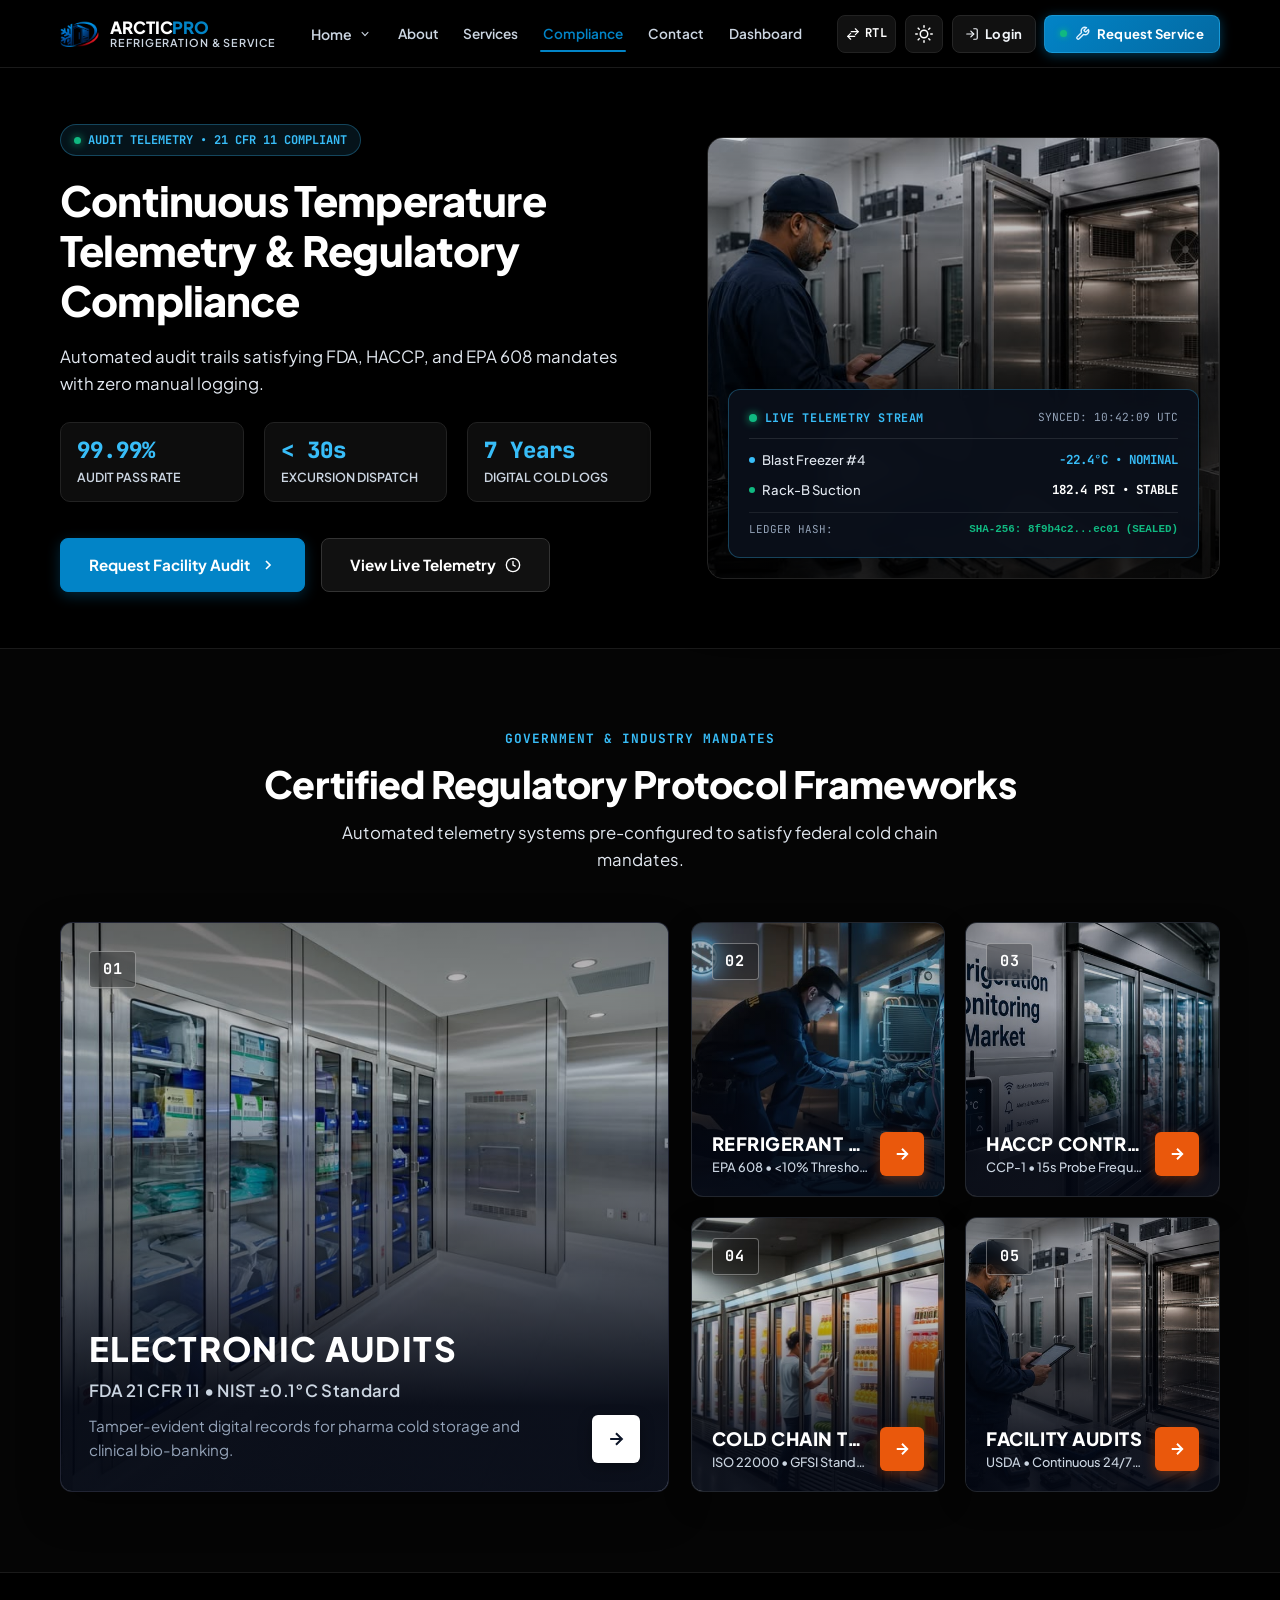
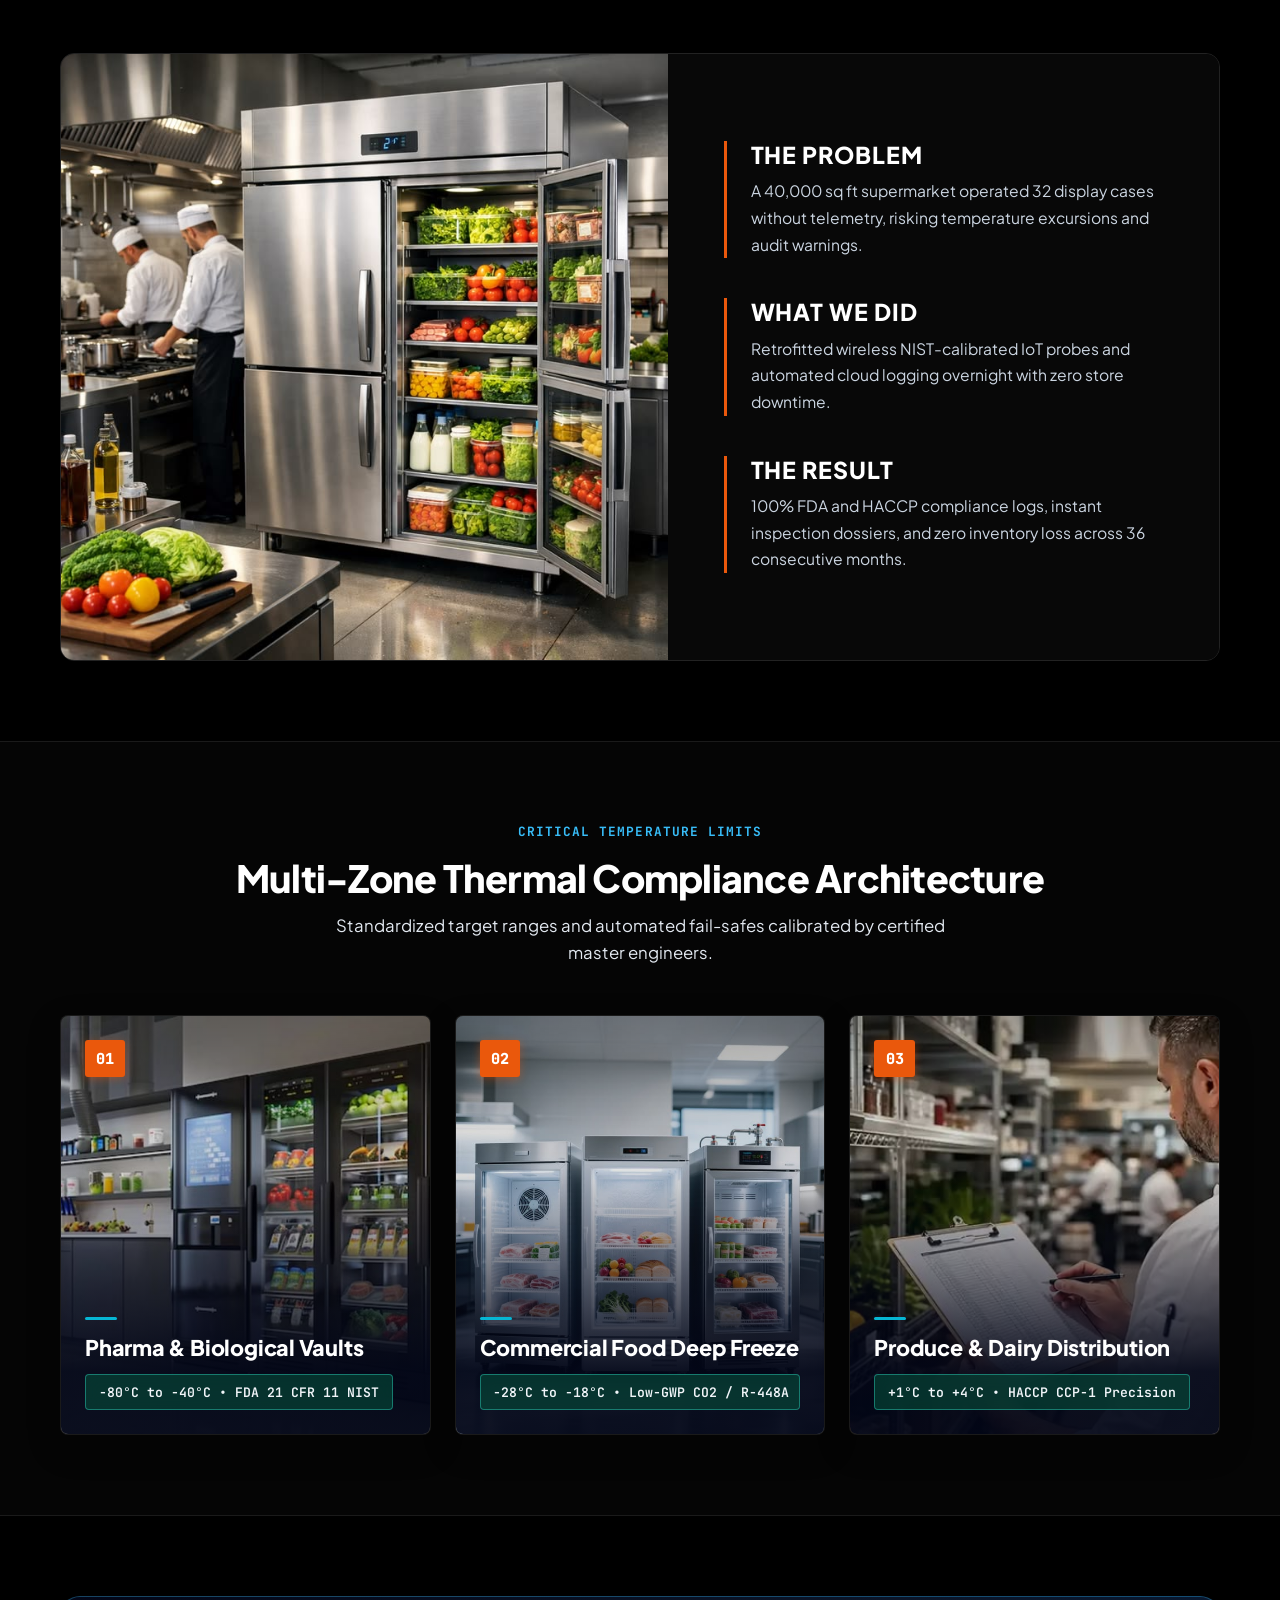
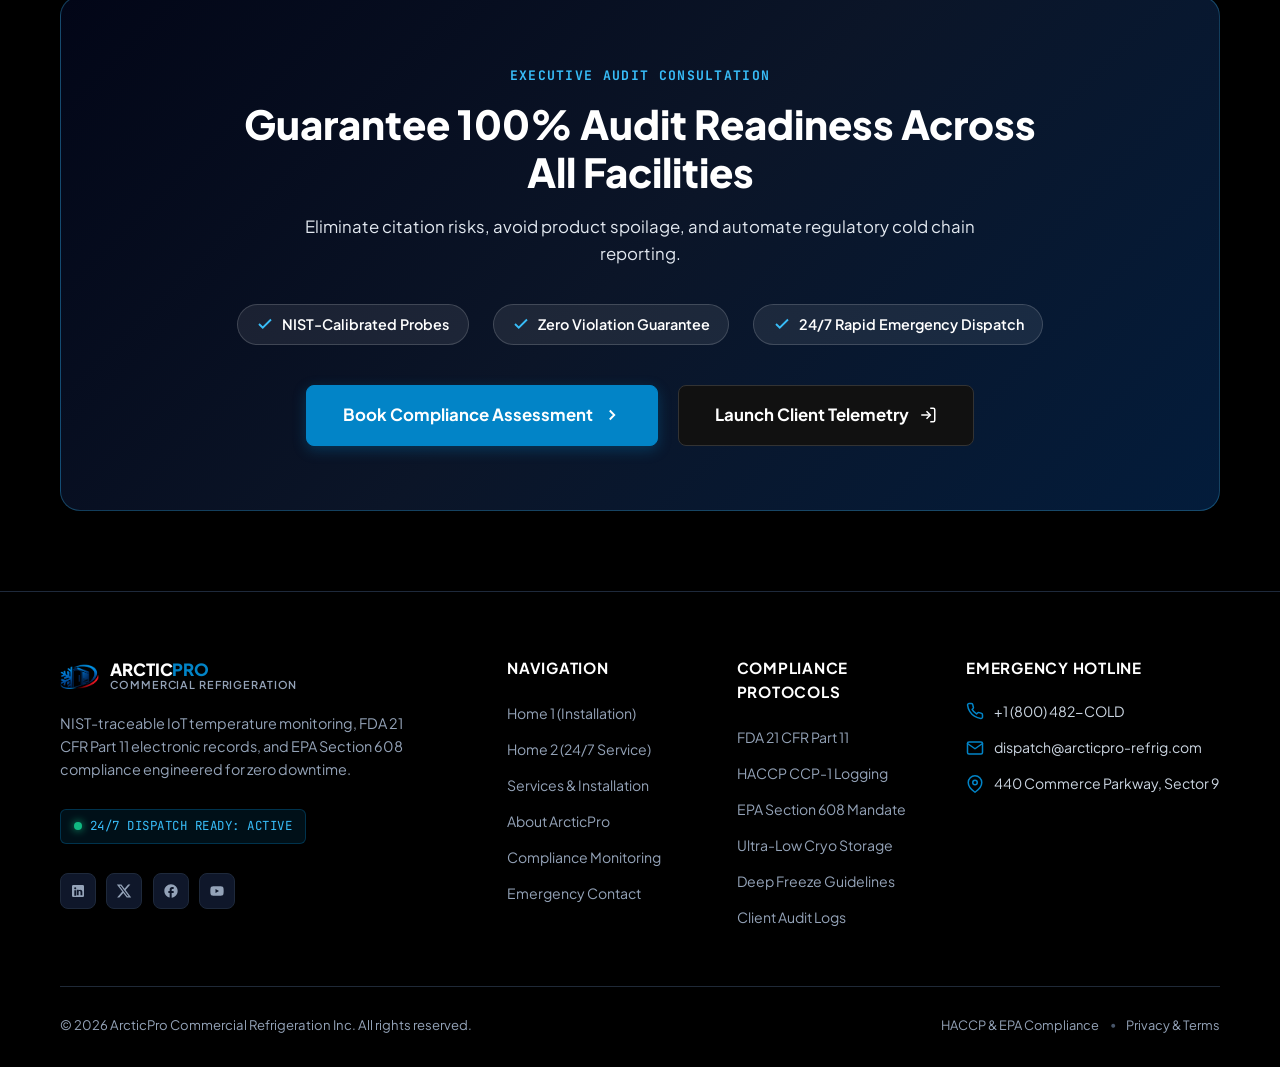
<file: compliance.html>
<!DOCTYPE html>
<html lang="en" dir="ltr" data-theme="dark">

<head>
  <meta charset="UTF-8">
  <meta name="viewport" content="width=device-width, initial-scale=1.0">
  <title>Refrigeration Compliance & Automated Telemetry Audits | Commercial Refrigeration Installation & Service Company
  </title>
  <meta name="description"
    content="NIST-traceable IoT temperature monitoring, FDA 21 CFR Part 11 electronic records, EPA Section 608 refrigerant tracking, and automated HACCP cold chain compliance.">
  <meta name="keywords"
    content="commercial refrigeration compliance, FDA 21 CFR Part 11, HACCP temperature logs, EPA section 608 leak tracking, cold chain monitoring">
  <meta name="author" content="Commercial Refrigeration Installation & Service Company">
  <link rel="canonical" href="compliance.html">

  <!-- Open Graph -->
  <meta property="og:title"
    content="Refrigeration Compliance & Automated Telemetry Audits | Commercial Refrigeration Installation & Service Company">
  <meta property="og:description"
    content="Automated HACCP, FDA, and EPA commercial refrigeration compliance logs with continuous IoT telemetry.">
  <meta property="og:image" content="assets/images/compliance/compliance-hero-auditing.jpg">
  <meta property="og:type" content="website">

  <!-- Favicon -->
  <link rel="icon" type="image/png" href="assets/images/icons/logo.png">

  <!-- Google Fonts: Plus Jakarta Sans & JetBrains Mono -->
  <link rel="preconnect" href="https://fonts.googleapis.com">
  <link rel="preconnect" href="https://fonts.gstatic.com" crossorigin>
  <link
    href="https://fonts.googleapis.com/css2?family=JetBrains+Mono:wght@400;500;600;700&family=Plus+Jakarta+Sans:wght@300;400;500;600;700;800&display=swap"
    rel="stylesheet">

  <!-- Core Styles -->
  <link rel="stylesheet" href="assets/css/style.css">
  <link rel="stylesheet" href="assets/css/responsive.css">
</head>

<body class="page-compliance">

  <!-- ======================================================================
       PAGE LOADER
       ====================================================================== -->
  <div class="page-loader" id="page-loader" aria-hidden="true">
    <div class="loader-content">
      <div class="loader-icon-wrap">
        <img src="assets/images/icons/logo.png" alt="Company Logo" width="56" height="56" class="loader-logo-img">
      </div>
      <div class="loader-title">Compliance &amp; IoT Audit Terminal</div>
      <div class="loader-bar-wrap">
        <div class="loader-bar"></div>
      </div>
    </div>
  </div>

  <!-- ======================================================================
       FIXED SLIM HEADER (Single-Line Desktop Alignment)
       ====================================================================== -->
  <header class="site-header" id="siteHeader">
    <div class="header-container">

      <!-- Brand Logo & Identity -->
      <a href="index.html" class="brand-link" id="brandLink" aria-label="Commercial Refrigeration Home">
        <img src="assets/images/icons/logo.png" alt="Commercial Refrigeration Logo" class="brand-logo-img">
        <div class="brand-text-wrap">
          <span class="brand-name">Arctic<span>Pro</span></span>
          <span class="brand-sub">Refrigeration &amp; Service</span>
        </div>
      </a>

      <!-- Desktop Navigation (Exactly 6 Primary Nav Items) -->
      <nav class="desktop-nav" aria-label="Primary Navigation">
        <!-- 1. Home (Click-only Dropdown) -->
        <div class="nav-item" id="homeDropdownWrapper">
          <button type="button" class="nav-dropdown-btn" id="homeDropdownBtn" aria-haspopup="true" aria-expanded="false"
            aria-label="Home menu">
            <span>Home</span>
            <svg class="dropdown-icon" viewBox="0 0 20 20" fill="currentColor" aria-hidden="true">
              <path fill-rule="evenodd"
                d="M5.23 7.21a.75.75 0 011.06.02L10 11.168l3.71-3.938a.75.75 0 111.08 1.04l-4.25 4.5a.75.75 0 01-1.08 0l-4.25-4.5a.75.75 0 01.02-1.06z"
                clip-rule="evenodd" />
            </svg>
          </button>
          <div class="nav-dropdown-menu" id="homeDropdownMenu" role="menu">
            <a href="index.html" class="dropdown-item" role="menuitem">Home 1 (Installation)</a>
            <a href="home-2.html" class="dropdown-item" role="menuitem">Home 2 (24/7 Service)</a>
          </div>
        </div>

        <!-- 2. About -->
        <div class="nav-item">
          <a href="about.html" class="nav-link">About</a>
        </div>

        <!-- 3. Services -->
        <div class="nav-item">
          <a href="services.html" class="nav-link">Services</a>
        </div>



        <!-- 4. Compliance (Active) -->
        <div class="nav-item">
          <a href="compliance.html" class="nav-link active" aria-current="page">Compliance</a>
        </div>


        <!-- 5. Contact (Directly Visible) -->
        <div class="nav-item">
          <a href="contact.html" class="nav-link">Contact</a>
        </div>

        <!-- 6. Dashboard -->
        <div class="nav-item">
          <a href="dashboard.html" class="nav-link">Dashboard</a>
        </div>

      </nav>

      <!-- Header Action Controls: RTL, Dark Mode, Direct Login -->
      <div class="header-actions">
        <!-- RTL Toggle -->
        <button type="button" class="control-btn rtl-toggle-btn" id="rtlToggleBtn" aria-label="Toggle text direction RTL/LTR">
          <svg viewBox="0 0 24 24" fill="none" stroke="currentColor" stroke-width="2" stroke-linecap="round"
            stroke-linejoin="round" aria-hidden="true">
            <polyline points="16 3 21 8 16 13"></polyline>
            <line x1="21" y1="8" x2="9" y2="8"></line>
            <polyline points="8 21 3 16 8 11"></polyline>
            <line x1="3" y1="16" x2="15" y2="16"></line>
          </svg>
          <span class="rtl-text-indicator">RTL</span>
        </button>

        <!-- Dark Mode Toggle -->
        <button type="button" class="control-btn theme-toggle-btn" id="themeToggleBtn" aria-label="Toggle dark mode">
          <svg viewBox="0 0 24 24" fill="none" stroke="currentColor" stroke-width="2" stroke-linecap="round"
            stroke-linejoin="round" aria-hidden="true">
            <circle cx="12" cy="12" r="5"></circle>
            <line x1="12" y1="1" x2="12" y2="3"></line>
            <line x1="12" y1="21" x2="12" y2="23"></line>
            <line x1="4.22" y1="4.22" x2="5.64" y2="5.64"></line>
            <line x1="18.36" y1="18.36" x2="19.78" y2="19.78"></line>
            <line x1="1" y1="12" x2="3" y2="12"></line>
            <line x1="21" y1="12" x2="23" y2="12"></line>
            <line x1="4.22" y1="19.78" x2="5.64" y2="18.36"></line>
            <line x1="18.36" y1="5.64" x2="19.78" y2="4.22"></line>
          </svg>
        </button>

        <!-- Client Portal Login -->
        <a href="login.html" class="btn-login" id="headerLoginBtn" aria-label="Client Portal Login">
          <svg viewBox="0 0 24 24" fill="none" stroke="currentColor" stroke-width="2" stroke-linecap="round"
            stroke-linejoin="round" aria-hidden="true">
            <path d="M15 3h4a2 2 0 0 1 2 2v14a2 2 0 0 1-2 2h-4"></path>
            <polyline points="10 17 15 12 10 7"></polyline>
            <line x1="15" y1="12" x2="3" y2="12"></line>
          </svg>
          <span>Login</span>
        </a>

        <!-- Commercial Refrigeration Service CTA Button (Visible on Desktop, Hidden on Mobile Header) -->
        <a href="contact.html" class="btn-header-cta" id="headerCtaBtn" aria-label="Request Commercial Refrigeration Service">
          <span class="cta-pulse-dot" aria-hidden="true"></span>
          <svg viewBox="0 0 24 24" fill="none" stroke="currentColor" stroke-width="2.2" stroke-linecap="round"
            stroke-linejoin="round" aria-hidden="true">
            <path d="M14.7 6.3a1 1 0 0 0 0 1.4l1.6 1.6a1 1 0 0 0 1.4 0l3.77-3.77a6 6 0 0 1-7.94 7.94l-6.91 6.91a2.12 2.12 0 0 1-3-3l6.91-6.91a6 6 0 0 1 7.94-7.94l-3.76 3.76z"></path>
          </svg>
          <span>Request Service</span>
        </a>

        <!-- Mobile Drawer Toggle Hamburger -->
        <button type="button" class="mobile-menu-toggle" id="mobileMenuToggle" aria-label="Open mobile navigation menu">
          <svg viewBox="0 0 24 24" fill="none" stroke="currentColor" stroke-width="2" stroke-linecap="round"
            stroke-linejoin="round" style="width: 22px; height: 22px;" aria-hidden="true">
            <line x1="3" y1="12" x2="21" y2="12"></line>
            <line x1="3" y1="6" x2="21" y2="6"></line>
            <line x1="3" y1="18" x2="21" y2="18"></line>
          </svg>
        </button>
      </div>

    </div>
  </header>

  <!-- ======================================================================
       MOBILE DRAWER OVERLAY & MENU
       ====================================================================== -->
  <div class="mobile-drawer-overlay" id="mobileDrawerOverlay" aria-hidden="true"></div>
  <aside class="mobile-drawer" id="mobileDrawer" aria-label="Mobile Navigation">
    <div class="mobile-drawer-header">
      <div class="brand-link">
        <img src="assets/images/icons/logo.png" alt="ArcticPro Logo" class="brand-logo-img">
        <div class="brand-text-wrap">
          <span class="brand-name">Arctic<span>Pro</span></span>
          <span class="brand-sub">Refrigeration &amp; Service</span>
        </div>
      </div>
      <button type="button" class="control-btn" id="mobileDrawerClose" aria-label="Close navigation drawer">
        <svg viewBox="0 0 24 24" fill="none" stroke="currentColor" stroke-width="2" stroke-linecap="round"
          stroke-linejoin="round" aria-hidden="true">
          <line x1="18" y1="6" x2="6" y2="18"></line>
          <line x1="6" y1="6" x2="18" y2="18"></line>
        </svg>
      </button>
    </div>

    <!-- Mobile Navigation Links -->
    <ul class="mobile-nav-list">
      <!-- Home Accordion (Click only) -->
      <li class="mobile-accordion-item" id="mobileHomeAccordion">
        <button type="button" class="mobile-nav-link" id="mobileHomeAccordionBtn" aria-label="Toggle Home menu">
          <span>Home</span>
          <svg class="dropdown-icon" viewBox="0 0 20 20" fill="currentColor" aria-hidden="true">
            <path fill-rule="evenodd"
              d="M5.23 7.21a.75.75 0 011.06.02L10 11.168l3.71-3.938a.75.75 0 111.08 1.04l-4.25 4.5a.75.75 0 01-1.08 0l-4.25-4.5a.75.75 0 01.02-1.06z"
              clip-rule="evenodd" />
          </svg>
        </button>
        <div class="mobile-accordion-content">
          <a href="index.html" class="mobile-sub-link">Home 1 (Installation)</a>
          <a href="home-2.html" class="mobile-sub-link">Home 2 (24/7 Service)</a>
        </div>
      </li>

      <li><a href="about.html" class="mobile-nav-link">About</a></li>

      <li><a href="services.html" class="mobile-nav-link">Services</a></li>

      <li><a href="compliance.html" class="mobile-nav-link active">Compliance</a></li>

      <li><a href="contact.html" class="mobile-nav-link">Contact</a></li>
      <li><a href="dashboard.html" class="mobile-nav-link">Dashboard</a></li>
    </ul>

    <!-- Mobile Drawer Controls & Bottom Actions (CTA Button at the Very Last) -->
    <div class="mobile-drawer-footer">
      <div class="mobile-controls-row">
        <span style="font-size: 0.82rem; font-weight: 600; color: var(--text-muted);">Quick Settings</span>
        <div style="display: flex; gap: 0.5rem;">
          <button type="button" class="control-btn rtl-toggle-btn" aria-label="Toggle RTL mode">
            <svg viewBox="0 0 24 24" fill="none" stroke="currentColor" stroke-width="2" stroke-linecap="round"
              stroke-linejoin="round" aria-hidden="true">
              <polyline points="16 3 21 8 16 13"></polyline>
              <line x1="21" y1="8" x2="9" y2="8"></line>
              <polyline points="8 21 3 16 8 11"></polyline>
              <line x1="3" y1="16" x2="15" y2="16"></line>
            </svg>
          </button>
          <button type="button" class="control-btn theme-toggle-btn" aria-label="Toggle dark mode">
            <svg viewBox="0 0 24 24" fill="none" stroke="currentColor" stroke-width="2" stroke-linecap="round"
              stroke-linejoin="round" aria-hidden="true">
              <circle cx="12" cy="12" r="5"></circle>
              <line x1="12" y1="1" x2="12" y2="3"></line>
              <line x1="12" y1="21" x2="12" y2="23"></line>
              <line x1="4.22" y1="4.22" x2="5.64" y2="5.64"></line>
              <line x1="18.36" y1="18.36" x2="19.78" y2="19.78"></line>
              <line x1="1" y1="12" x2="3" y2="12"></line>
              <line x1="21" y1="12" x2="23" y2="12"></line>
              <line x1="4.22" y1="19.78" x2="5.64" y2="18.36"></line>
              <line x1="18.36" y1="5.64" x2="19.78" y2="4.22"></line>
            </svg>
          </button>
        </div>
      </div>

      <!-- Mobile Menu Login Button -->
      <a href="login.html" class="mobile-drawer-login-btn" id="mobileDrawerLoginBtn">
        <svg viewBox="0 0 24 24" fill="none" stroke="currentColor" stroke-width="2" stroke-linecap="round"
          stroke-linejoin="round" style="width: 18px; height: 18px;" aria-hidden="true">
          <path d="M15 3h4a2 2 0 0 1 2 2v14a2 2 0 0 1-2 2h-4"></path>
          <polyline points="10 17 15 12 10 7"></polyline>
          <line x1="15" y1="12" x2="3" y2="12"></line>
        </svg>
        <span>Client Portal Login</span>
      </a>

      <!-- Commercial CTA Button (Placed At the Very Last) -->
      <a href="contact.html" class="btn-header-cta mobile-drawer-cta-btn" id="mobileDrawerCtaBtn">
        <span class="cta-pulse-dot" aria-hidden="true"></span>
        <svg viewBox="0 0 24 24" fill="none" stroke="currentColor" stroke-width="2.2" stroke-linecap="round"
          stroke-linejoin="round" aria-hidden="true">
          <path
            d="M14.7 6.3a1 1 0 0 0 0 1.4l1.6 1.6a1 1 0 0 0 1.4 0l3.77-3.77a6 6 0 0 1-7.94 7.94l-6.91 6.91a2.12 2.12 0 0 1-3-3l6.91-6.91a6 6 0 0 1 7.94-7.94l-3.76 3.76z">
          </path>
        </svg>
        <span>Request Service &bull; 24/7 Dispatch</span>
      </a>
    </div>
  </aside>

  <!-- MAIN CONTENT: EXACTLY 5 CONTENT SECTIONS -->
  <main id="mainContent">

    <!-- =========================================================================
         SECTION 1: COMPLIANCE HERO (#complianceHero)
         Unique layout: Audit command split hero with live sensor HUD card & chips
    ========================================================================== -->
    <section class="compliance-hero-section" id="complianceHero">
      <div class="section-container">
        <div class="comp-hero-grid">

          <!-- Left Column: Concise Editorial Content -->
          <div class="comp-hero-content">
            <div class="comp-badge">
              <span class="badge-dot"></span>
              <span class="badge-text">AUDIT TELEMETRY &bull; 21 CFR 11 COMPLIANT</span>
            </div>
            <h1 class="comp-hero-heading">Continuous Temperature Telemetry &amp; Regulatory Compliance</h1>
            <p class="comp-hero-lead">Automated audit trails satisfying FDA, HACCP, and EPA 608 mandates with zero manual logging.</p>

            <div class="comp-hero-chips">
              <div class="hero-chip">
                <span class="chip-metric">99.99%</span>
                <span class="chip-label">Audit Pass Rate</span>
              </div>
              <div class="hero-chip">
                <span class="chip-metric">&lt; 30s</span>
                <span class="chip-label">Excursion Dispatch</span>
              </div>
              <div class="hero-chip">
                <span class="chip-metric">7 Years</span>
                <span class="chip-label">Digital Cold Logs</span>
              </div>
            </div>

            <div class="comp-hero-actions">
              <a href="#complianceCTA" class="btn-primary-action">
                <span>Request Facility Audit</span>
                <svg width="16" height="16" viewBox="0 0 24 24" fill="none" stroke="currentColor" stroke-width="2.5">
                  <polyline points="9 18 15 12 9 6"></polyline>
                </svg>
              </a>
              <a href="dashboard.html" class="btn-secondary-action">
                <span>View Live Telemetry</span>
                <svg width="16" height="16" viewBox="0 0 24 24" fill="none" stroke="currentColor" stroke-width="2">
                  <circle cx="12" cy="12" r="10"></circle>
                  <polyline points="12 6 12 12 16 14"></polyline>
                </svg>
              </a>
            </div>
          </div>

          <!-- Right Column: Prominent Visual with Telemetry HUD -->
          <div class="comp-hero-visual-card">
            <div class="comp-hero-img-wrap">
              <img src="assets/images/compliance/p28.jpg"
                alt="Commercial refrigeration engineer verifying digital compliance terminal" width="800" height="520"
                loading="eager">
              <div class="comp-hero-overlay"></div>
            </div>

            <!-- Live Sensor HUD Badge Overlay -->
            <div class="comp-hud-panel">
              <div class="hud-header">
                <div class="hud-status-indicator">
                  <span class="hud-live-beacon"></span>
                  <span class="hud-live-title">LIVE TELEMETRY STREAM</span>
                </div>
                <span class="hud-timestamp">SYNCED: 10:42:09 UTC</span>
              </div>

              <div class="hud-data-rows">
                <div class="hud-row">
                  <div class="hud-row-target">
                    <span class="hud-dot cold-dot"></span>
                    <span class="hud-target-name">Blast Freezer #4</span>
                  </div>
                  <span class="hud-val cold-val">-22.4&deg;C &bull; NOMINAL</span>
                </div>
                <div class="hud-row">
                  <div class="hud-row-target">
                    <span class="hud-dot chill-dot"></span>
                    <span class="hud-target-name">Rack-B Suction</span>
                  </div>
                  <span class="hud-val">182.4 PSI &bull; STABLE</span>
                </div>
              </div>

              <div class="hud-signature">
                <span class="sig-label">LEDGER HASH:</span>
                <code class="sig-code">SHA-256: 8f9b4c2...ec01 (SEALED)</code>
              </div>
            </div>

          </div>

        </div>
      </div>
    </section>

    <!-- =========================================================================
         SECTION 2: REGULATORY PROTOCOLS (#regulatoryProtocols)
         Unique layout: 4-Quadrant Symmetrical Regulatory Protocol Vault
         Even cards, equal image ratios, identical text rows, bright high-contrast typography
    ========================================================================== -->
    <!-- =========================================================================
         SECTION 2: REGULATORY PROTOCOLS (#regulatoryProtocols)
         Asymmetric 5-Item Bento Mosaic Model (Matching User Reference Architecture)
         Left Column: Featured Tall Highlight Card (01) with Blue Tint Gradient & HUD
         Right Column: 2x2 Symmetrical Grid (02, 03, 04, 05) with Numeric Tags & Action Badges
    ========================================================================== -->
    <section class="regulatory-protocols-section" id="regulatoryProtocols">
      <div class="section-container">

        <div class="section-title-wrap text-center" style="margin-bottom: 3rem;">
          <span class="section-kicker">GOVERNMENT &amp; INDUSTRY MANDATES</span>
          <h2 class="section-heading">Certified Regulatory Protocol Frameworks</h2>
          <p class="section-desc">Automated telemetry systems pre-configured to satisfy federal cold chain mandates.</p>
        </div>

        <!-- 5-Item Asymmetric Mosaic Grid (Matching Reference Architecture) -->
        <div class="compliance-mosaic-grid">

          <!-- Left Featured Tall Card (01) -->
          <article class="mosaic-featured-card">
            <img src="assets/images/compliance/p29.jpg"
              alt="FDA 21 CFR Part 11 Electronic Temperature Audit Logging Console" width="800" height="900"
              loading="lazy">
            <div class="mosaic-featured-overlay">
              <div class="mosaic-idx-box">01</div>
              <div class="mosaic-featured-bottom">
                <div class="mosaic-featured-info">
                  <div class="mosaic-featured-badge-title">
                    <span class="mosaic-title-pill">ELECTRONIC AUDITS</span>
                  </div>
                  <div class="mosaic-sub-metric">FDA 21 CFR 11 &bull; NIST &plusmn;0.1&deg;C Standard</div>
                  <p class="mosaic-featured-desc">
                    Tamper-evident digital records for pharma cold storage and clinical bio-banking.
                  </p>
                </div>
                <a href="#complianceMatrix" class="mosaic-btn-arrow" aria-label="Explore FDA 21 CFR Details">
                  <svg width="20" height="20" viewBox="0 0 24 24" fill="none" stroke="currentColor" stroke-width="2.5">
                    <line x1="5" y1="12" x2="19" y2="12"></line>
                    <polyline points="12 5 19 12 12 19"></polyline>
                  </svg>
                </a>
              </div>
            </div>
          </article>

          <!-- Right 2x2 Grid (02, 03, 04, 05) -->
          <div class="mosaic-quad-right">

            <!-- Card 02: EPA Section 608 -->
            <article class="mosaic-mini-card">
              <img src="assets/images/compliance/p30.jpg" alt="EPA Section 608 Refrigerant Recovery" width="600"
                height="420" loading="lazy">
              <div class="mosaic-mini-overlay">
                <div class="mosaic-idx-box">02</div>
                <div class="mosaic-mini-bottom">
                  <div class="mosaic-mini-info">
                    <h3 class="mosaic-mini-title">REFRIGERANT LEAKS</h3>
                    <div class="mosaic-mini-sub">EPA 608 &bull; &lt;10% Threshold</div>
                  </div>
                  <a href="#complianceMatrix" class="mosaic-mini-arrow" aria-label="Explore EPA Section 608">
                    <svg width="18" height="18" viewBox="0 0 24 24" fill="none" stroke="currentColor"
                      stroke-width="2.5">
                      <line x1="5" y1="12" x2="19" y2="12"></line>
                      <polyline points="12 5 19 12 12 19"></polyline>
                    </svg>
                  </a>
                </div>
              </div>
            </article>

            <!-- Card 03: HACCP CCP-1 -->
            <article class="mosaic-mini-card">
              <img src="assets/images/services/p31.jpg" alt="HACCP Critical Control Point Audit" width="600"
                height="420" loading="lazy">
              <div class="mosaic-mini-overlay">
                <div class="mosaic-idx-box">03</div>
                <div class="mosaic-mini-bottom">
                  <div class="mosaic-mini-info">
                    <h3 class="mosaic-mini-title">HACCP CONTROLS</h3>
                    <div class="mosaic-mini-sub">CCP-1 &bull; 15s Probe Frequency</div>
                  </div>
                  <a href="#complianceMatrix" class="mosaic-mini-arrow" aria-label="Explore HACCP CCP-1">
                    <svg width="18" height="18" viewBox="0 0 24 24" fill="none" stroke="currentColor"
                      stroke-width="2.5">
                      <line x1="5" y1="12" x2="19" y2="12"></line>
                      <polyline points="12 5 19 12 12 19"></polyline>
                    </svg>
                  </a>
                </div>
              </div>
            </article>

            <!-- Card 04: ISO 22000 & GFSI -->
            <article class="mosaic-mini-card">
              <img src="assets/images/about/p32.jpg" alt="ISO 22000 Cold Chain Food Safety" width="600" height="420"
                loading="lazy">
              <div class="mosaic-mini-overlay">
                <div class="mosaic-idx-box">04</div>
                <div class="mosaic-mini-bottom">
                  <div class="mosaic-mini-info">
                    <h3 class="mosaic-mini-title">COLD CHAIN TRACE</h3>
                    <div class="mosaic-mini-sub">ISO 22000 &bull; GFSI Standard</div>
                  </div>
                  <a href="#complianceMatrix" class="mosaic-mini-arrow" aria-label="Explore ISO 22000">
                    <svg width="18" height="18" viewBox="0 0 24 24" fill="none" stroke="currentColor"
                      stroke-width="2.5">
                      <line x1="5" y1="12" x2="19" y2="12"></line>
                      <polyline points="12 5 19 12 12 19"></polyline>
                    </svg>
                  </a>
                </div>
              </div>
            </article>

            <!-- Card 05: USDA Cold Storage Inspections -->
            <article class="mosaic-mini-card">
              <img src="assets/images/compliance/p28.jpg" alt="USDA Walk-in Storage Temperature Chamber Validation"
                width="600" height="420" loading="lazy">
              <div class="mosaic-mini-overlay">
                <div class="mosaic-idx-box">05</div>
                <div class="mosaic-mini-bottom">
                  <div class="mosaic-mini-info">
                    <h3 class="mosaic-mini-title">FACILITY AUDITS</h3>
                    <div class="mosaic-mini-sub">USDA &bull; Continuous 24/7 Logs</div>
                  </div>
                  <a href="#complianceMatrix" class="mosaic-mini-arrow" aria-label="Explore USDA Audit">
                    <svg width="18" height="18" viewBox="0 0 24 24" fill="none" stroke="currentColor"
                      stroke-width="2.5">
                      <line x1="5" y1="12" x2="19" y2="12"></line>
                      <polyline points="12 5 19 12 12 19"></polyline>
                    </svg>
                  </a>
                </div>
              </div>
            </article>

          </div>

        </div>

      </div>
    </section>

    <!-- =========================================================================
         SECTION 3: AUTOMATED AUDIT PIPELINE (#automatedAuditPipeline)
         2-Column Case Study Showcase (Matching User Reference Architecture)
         Left Column: Full-Height Commercial Refrigeration Facility Visual
         Right Column: 3 Editorial Sections with Orange Left Accent Bars
    ========================================================================== -->
    <section class="audit-pipeline-section" id="automatedAuditPipeline">
      <div class="section-container">

        <!-- Case Study Showcase Card -->
        <div class="case-study-showcase-card">

          <!-- Left Column: Full-Height Visual -->
          <div class="case-study-img-col">
            <img src="assets/images/compliance/p33.jpg"
              alt="Commercial refrigeration automated telemetry server and compliance monitoring" width="800"
              height="650" loading="lazy">
          </div>

          <!-- Right Column: 3 Editorial Sections with Orange Accent Bars -->
          <div class="case-study-content-col">

            <!-- Item 1: The Problem -->
            <article class="case-study-item">
              <h3 class="case-study-item-title">THE PROBLEM</h3>
              <p class="case-study-item-desc">
                A 40,000 sq ft supermarket operated 32 display cases without telemetry, risking temperature excursions and audit warnings.
              </p>
            </article>

            <!-- Item 2: What We Did -->
            <article class="case-study-item">
              <h3 class="case-study-item-title">WHAT WE DID</h3>
              <p class="case-study-item-desc">
                Retrofitted wireless NIST-calibrated IoT probes and automated cloud logging overnight with zero store downtime.
              </p>
            </article>

            <!-- Item 3: The Result -->
            <article class="case-study-item">
              <h3 class="case-study-item-title">THE RESULT</h3>
              <p class="case-study-item-desc">
                100% FDA and HACCP compliance logs, instant inspection dossiers, and zero inventory loss across 36 consecutive months.
              </p>
            </article>

          </div>

        </div>

      </div>
    </section>

    <!-- =========================================================================
         SECTION 4: COMPLIANCE MATRIX (#complianceMatrix)
         3-Card Cinematic Visual Matrix (Matching User Reference Architecture)
         Full-Cover Imagery, Top Orange Numeric Badges (01, 02, 03), Teal Accents & Metric Pills
    ========================================================================== -->
    <section class="compliance-matrix-section" id="complianceMatrix">
      <div class="section-container">

        <div class="section-title-wrap text-center" style="margin-bottom: 3rem;">
          <span class="section-kicker">CRITICAL TEMPERATURE LIMITS</span>
          <h2 class="section-heading">Multi-Zone Thermal Compliance Architecture</h2>
          <p class="section-desc">Standardized target ranges and automated fail-safes calibrated by certified master engineers.</p>
        </div>

        <div class="matrix-cinematic-grid">

          <!-- Zone 1: Cryogenic & Pharma Ultra-Cold -->
          <article class="matrix-cinematic-card">
            <img src="assets/images/compliance/p34.jpg"
              alt="Ultra-low cryogenic refrigeration storage chamber for pharmaceuticals" width="600" height="420"
              loading="lazy">
            <div class="matrix-cinematic-overlay">
              <div class="matrix-orange-idx">01</div>
              <div class="matrix-cinematic-content">
                <span class="matrix-teal-bar"></span>
                <h3 class="matrix-cinematic-title">Pharma &amp; Biological Vaults</h3>
                <div class="matrix-metric-pill">
                  <span>-80&deg;C to -40&deg;C &bull; FDA 21 CFR 11 NIST</span>
                </div>
              </div>
            </div>
          </article>

          <!-- Zone 2: Commercial Walk-In Deep Freezers -->
          <article class="matrix-cinematic-card">
            <img src="assets/images/services/p35.jpg" alt="Commercial walk-in deep freezer compliance chamber"
              width="600" height="420" loading="lazy">
            <div class="matrix-cinematic-overlay">
              <div class="matrix-orange-idx">02</div>
              <div class="matrix-cinematic-content">
                <span class="matrix-teal-bar"></span>
                <h3 class="matrix-cinematic-title">Commercial Food Deep Freeze</h3>
                <div class="matrix-metric-pill">
                  <span>-28&deg;C to -18&deg;C &bull; Low-GWP CO2 / R-448A</span>
                </div>
              </div>
            </div>
          </article>

          <!-- Zone 3: Controlled Fresh Produce & Dairy Chill -->
          <article class="matrix-cinematic-card">
            <img src="assets/images/products/p36.jpg"
              alt="Controlled commercial fresh produce and supermarket refrigeration zone" width="600" height="420"
              loading="lazy">
            <div class="matrix-cinematic-overlay">
              <div class="matrix-orange-idx">03</div>
              <div class="matrix-cinematic-content">
                <span class="matrix-teal-bar"></span>
                <h3 class="matrix-cinematic-title">Produce &amp; Dairy Distribution</h3>
                <div class="matrix-metric-pill">
                  <span>+1&deg;C to +4&deg;C &bull; HACCP CCP-1 Precision</span>
                </div>
              </div>
            </div>
          </article>

        </div>

      </div>
    </section>

    <!-- =========================================================================
         SECTION 5: COMPLIANCE CTA (#complianceCTA)
         Unique layout: High-tech dual-accent audit assessment card with verification badges
    ========================================================================== -->
    <section class="compliance-cta-section" id="complianceCTA">
      <div class="section-container">

        <div class="comp-cta-card">
          <div class="comp-cta-content">
            <span class="cta-kicker">EXECUTIVE AUDIT CONSULTATION</span>
            <h2 class="comp-cta-heading">Guarantee 100% Audit Readiness Across All Facilities</h2>
            <p class="comp-cta-desc">Eliminate citation risks, avoid product spoilage, and automate regulatory cold chain reporting.</p>

            <div class="comp-cta-badges">
              <div class="badge-item">
                <svg width="18" height="18" viewBox="0 0 24 24" fill="none" stroke="currentColor" stroke-width="2.5">
                  <polyline points="20 6 9 17 4 12"></polyline>
                </svg>
                <span>NIST-Calibrated Probes</span>
              </div>
              <div class="badge-item">
                <svg width="18" height="18" viewBox="0 0 24 24" fill="none" stroke="currentColor" stroke-width="2.5">
                  <polyline points="20 6 9 17 4 12"></polyline>
                </svg>
                <span>Zero Violation Guarantee</span>
              </div>
              <div class="badge-item">
                <svg width="18" height="18" viewBox="0 0 24 24" fill="none" stroke="currentColor" stroke-width="2.5">
                  <polyline points="20 6 9 17 4 12"></polyline>
                </svg>
                <span>24/7 Rapid Emergency Dispatch</span>
              </div>
            </div>

            <div class="comp-cta-actions">
              <a href="#siteFooter" class="btn-primary-action btn-large">
                <span>Book Compliance Assessment</span>
                <svg width="18" height="18" viewBox="0 0 24 24" fill="none" stroke="currentColor" stroke-width="2.5">
                  <polyline points="9 18 15 12 9 6"></polyline>
                </svg>
              </a>
              <a href="dashboard.html" class="btn-secondary-action btn-large">
                <span>Launch Client Telemetry</span>
                <svg width="18" height="18" viewBox="0 0 24 24" fill="none" stroke="currentColor" stroke-width="2">
                  <path d="M15 3h4a2 2 0 0 1 2 2v14a2 2 0 0 1-2 2h-4"></path>
                  <polyline points="10 17 15 12 10 7"></polyline>
                  <line x1="15" y1="12" x2="3" y2="12"></line>
                </svg>
              </a>
            </div>
          </div>
        </div>

      </div>
    </section>

  </main>

  <!-- ======================================================================
       SHARED FOOTER (Editorial & Technical Precision)
       ====================================================================== -->
  <footer class="site-footer" id="siteFooter">
    <div class="footer-container">
      <div class="footer-top-grid">

        <!-- Brand & Description -->
        <div class="footer-brand-col">
          <a href="index.html" class="brand-link">
            <img src="assets/images/icons/logo.png" alt="ArcticPro Logo" class="brand-logo-img">
            <div class="brand-text-wrap">
              <span class="brand-name" style="color: #ffffff;">Arctic<span
                  style="color: var(--brand-blue);">Pro</span></span>
              <span class="brand-sub" style="color: #94a3b8;">Commercial Refrigeration</span>
            </div>
          </a>
          <p class="footer-brand-desc">
            NIST-traceable IoT temperature monitoring, FDA 21 CFR Part 11 electronic records, and EPA Section 608
            compliance engineered for zero downtime.
          </p>
          <div class="footer-telemetry-badge">
            <span class="telemetry-pulse"></span>
            <span>24/7 DISPATCH READY: ACTIVE</span>
          </div>
          <div class="footer-social-links" aria-label="ArcticPro Social Channels">
            <a href="https://linkedin.com" target="_blank" rel="noopener noreferrer" class="footer-social-btn"
              aria-label="LinkedIn" title="LinkedIn">
              <svg viewBox="0 0 24 24" fill="currentColor">
                <path
                  d="M19 3a2 2 0 0 1 2 2v14a2 2 0 0 1-2 2H5a2 2 0 0 1-2-2V5a2 2 0 0 1 2-2h14m-.5 15.5v-5.3a3.26 3.26 0 0 0-3.26-3.26c-.85 0-1.84.52-2.28 1.3v-1.11h-2.79v8.37h2.79v-4.93c0-.77.62-1.4 1.39-1.4a1.4 1.4 0 0 1 1.4 1.4v4.93h2.75M6.46 10.9v8.37H9.2V10.9H6.46M7.83 6.45a1.6 1.6 0 1 0 0 3.2 1.6 1.6 0 0 0 0-3.2z" />
              </svg>
            </a>
            <a href="https://twitter.com" target="_blank" rel="noopener noreferrer" class="footer-social-btn"
              aria-label="X (formerly Twitter)" title="X (Twitter)">
              <svg viewBox="0 0 24 24" fill="currentColor">
                <path
                  d="M18.244 2.25h3.308l-7.227 8.26 8.502 11.24H16.17l-5.214-6.817L4.99 21.75H1.68l7.73-8.835L1.254 2.25H8.08l4.713 6.231zm-1.161 17.52h1.833L7.084 4.126H5.117z" />
              </svg>
            </a>
            <a href="https://facebook.com" target="_blank" rel="noopener noreferrer" class="footer-social-btn"
              aria-label="Facebook" title="Facebook">
              <svg viewBox="0 0 24 24" fill="currentColor">
                <path
                  d="M22 12c0-5.52-4.48-10-10-10S2 6.48 2 12c0 4.84 3.44 8.87 8 9.8V15H8v-3h2V9.5C10 7.57 11.57 6 13.5 6H16v3h-2c-.55 0-1 .45-1 1v2h3v3h-3v6.95C18.05 21.45 22 17.19 22 12z" />
              </svg>
            </a>
            <a href="https://youtube.com" target="_blank" rel="noopener noreferrer" class="footer-social-btn"
              aria-label="YouTube" title="YouTube">
              <svg viewBox="0 0 24 24" fill="currentColor">
                <path
                  d="M21.58 7.19c-.23-.86-.91-1.54-1.77-1.77C18.25 5 12 5 12 5s-6.25 0-7.81.42c-.86.23-1.54.91-1.77 1.77C2 8.75 2 12 2 12s0 3.25.42 4.81c.23.86.91 1.54 1.77 1.77C5.75 19 12 19 12 19s6.25 0 7.81-.42c.86-.23 1.54-.91 1.77-1.77C22 15.25 22 12 22 12s0-3.25-.42-4.81zM9.75 15.02V8.98L15 12l-5.25 3.02z" />
              </svg>
            </a>
          </div>
        </div>

        <!-- Quick Navigation -->
        <div>
          <h2 class="footer-heading">Navigation</h2>
          <ul class="footer-nav-list">
            <li><a href="index.html">Home 1 (Installation)</a></li>
            <li><a href="home-2.html">Home 2 (24/7 Service)</a></li>
            <li><a href="services.html">Services &amp; Installation</a></li>
            <li><a href="about.html">About ArcticPro</a></li>
            <li><a href="compliance.html" class="active">Compliance Monitoring</a></li>
            <li><a href="#siteFooter">Emergency Contact</a></li>
          </ul>
        </div>

        <!-- Compliance & Regulatory -->
        <div>
          <h2 class="footer-heading">Compliance Protocols</h2>
          <ul class="footer-nav-list">
            <li><a href="compliance.html#regulatoryProtocols">FDA 21 CFR Part 11</a></li>
            <li><a href="compliance.html#regulatoryProtocols">HACCP CCP-1 Logging</a></li>
            <li><a href="compliance.html#regulatoryProtocols">EPA Section 608 Mandate</a></li>
            <li><a href="compliance.html#complianceMatrix">Ultra-Low Cryo Storage</a></li>
            <li><a href="compliance.html#complianceMatrix">Deep Freeze Guidelines</a></li>
            <li><a href="dashboard.html">Client Audit Logs</a></li>
          </ul>
        </div>

        <!-- Contact & Emergency Dispatch -->
        <div>
          <h2 class="footer-heading">Emergency Hotline</h2>
          <div style="display: flex; flex-direction: column; gap: 0.85rem;">
            <div class="footer-contact-item">
              <svg viewBox="0 0 24 24" fill="none" stroke="currentColor" stroke-width="2" stroke-linecap="round"
                stroke-linejoin="round" aria-hidden="true">
                <path
                  d="M22 16.92v3a2 2 0 0 1-2.18 2 19.79 19.79 0 0 1-8.63-3.07 19.5 19.5 0 0 1-6-6 19.79 19.79 0 0 1-3.07-8.67A2 2 0 0 1 4.11 2h3a2 2 0 0 1 2 1.72 12.84 12.84 0 0 0 .7 2.81 2 2 0 0 1-.45 2.11L8.09 9.91a16 16 0 0 0 6 6l1.27-1.27a2 2 0 0 1 2.11-.45 12.84 12.84 0 0 0 2.81.7A2 2 0 0 1 22 16.92z">
                </path>
              </svg>
              <span>+1 (800) 482-COLD</span>
            </div>
            <div class="footer-contact-item">
              <svg viewBox="0 0 24 24" fill="none" stroke="currentColor" stroke-width="2" stroke-linecap="round"
                stroke-linejoin="round" aria-hidden="true">
                <path d="M4 4h16c1.1 0 2 .9 2 2v12c0 1.1-.9 2-2 2H4c-1.1 0-2-.9-2-2V6c0-1.1.9-2 2-2z"></path>
                <polyline points="22,6 12,13 2,6"></polyline>
              </svg>
              <span>dispatch@arcticpro-refrig.com</span>
            </div>
            <div class="footer-contact-item">
              <svg viewBox="0 0 24 24" fill="none" stroke="currentColor" stroke-width="2" stroke-linecap="round"
                stroke-linejoin="round" aria-hidden="true">
                <path d="M21 10c0 7-9 13-9 13s-9-6-9-13a9 9 0 0 1 18 0z"></path>
                <circle cx="12" cy="10" r="3"></circle>
              </svg>
              <span>440 Commerce Parkway, Sector 9</span>
            </div>
          </div>
        </div>

      </div>

      <div class="footer-bottom">
        <div class="footer-copyright">
          <span>&copy; 2026 ArcticPro Commercial Refrigeration Inc. All rights reserved.</span>
        </div>
        <div class="footer-bottom-links">
          <a href="compliance.html">HACCP &amp; EPA Compliance</a>
          <span class="footer-link-divider" aria-hidden="true">&bull;</span>
          <a href="contact.html">Privacy &amp; Terms</a>
        </div>
      </div>
    </div>
  </footer>

  <!-- Scroll-to-Top Button -->
  <button class="scroll-top" id="scroll-to-top" aria-label="Scroll to top" title="Scroll to top">
    <svg viewBox="0 0 24 24" fill="none" stroke="currentColor" stroke-width="2.5" stroke-linecap="round"
      stroke-linejoin="round" aria-hidden="true">
      <polyline points="18 15 12 9 6 15"></polyline>
    </svg>
  </button>

  <!-- Core Scripts -->
  <script src="assets/js/main.js"></script>
</body>

</html>
</file>
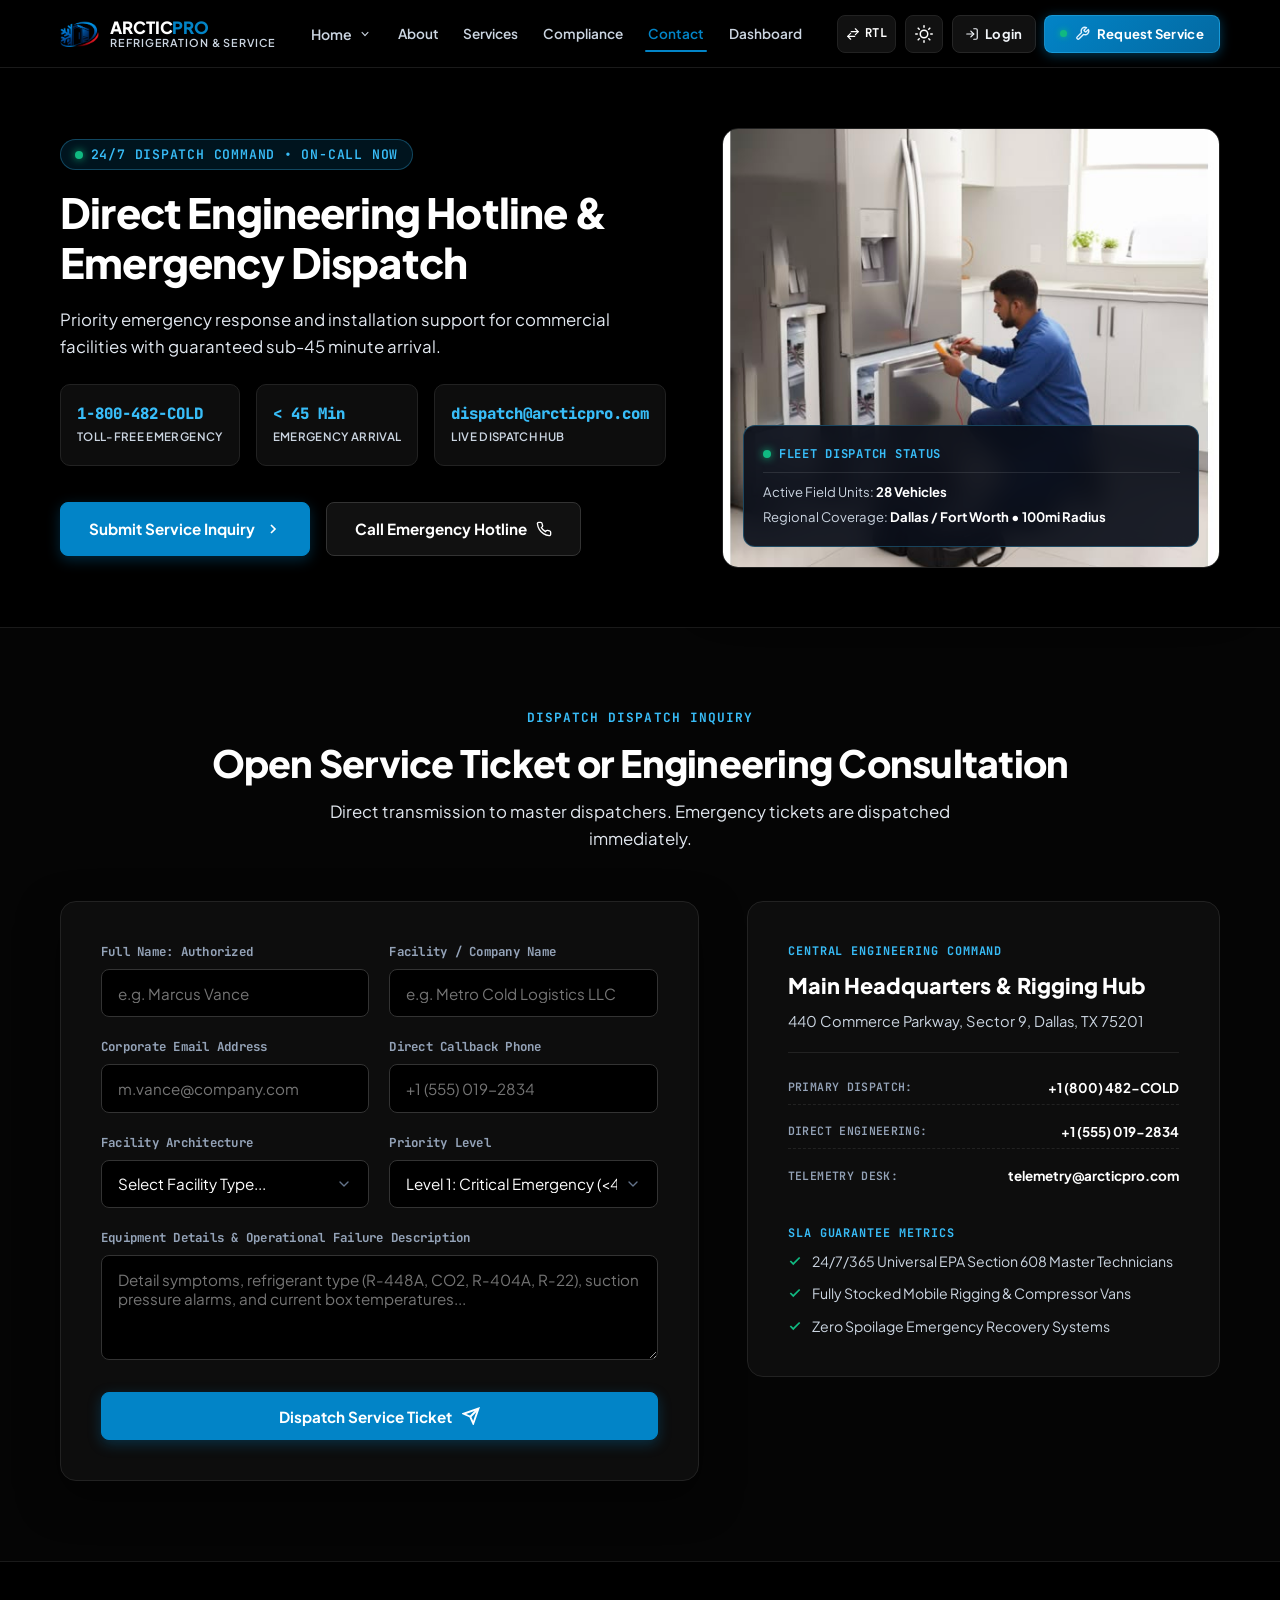
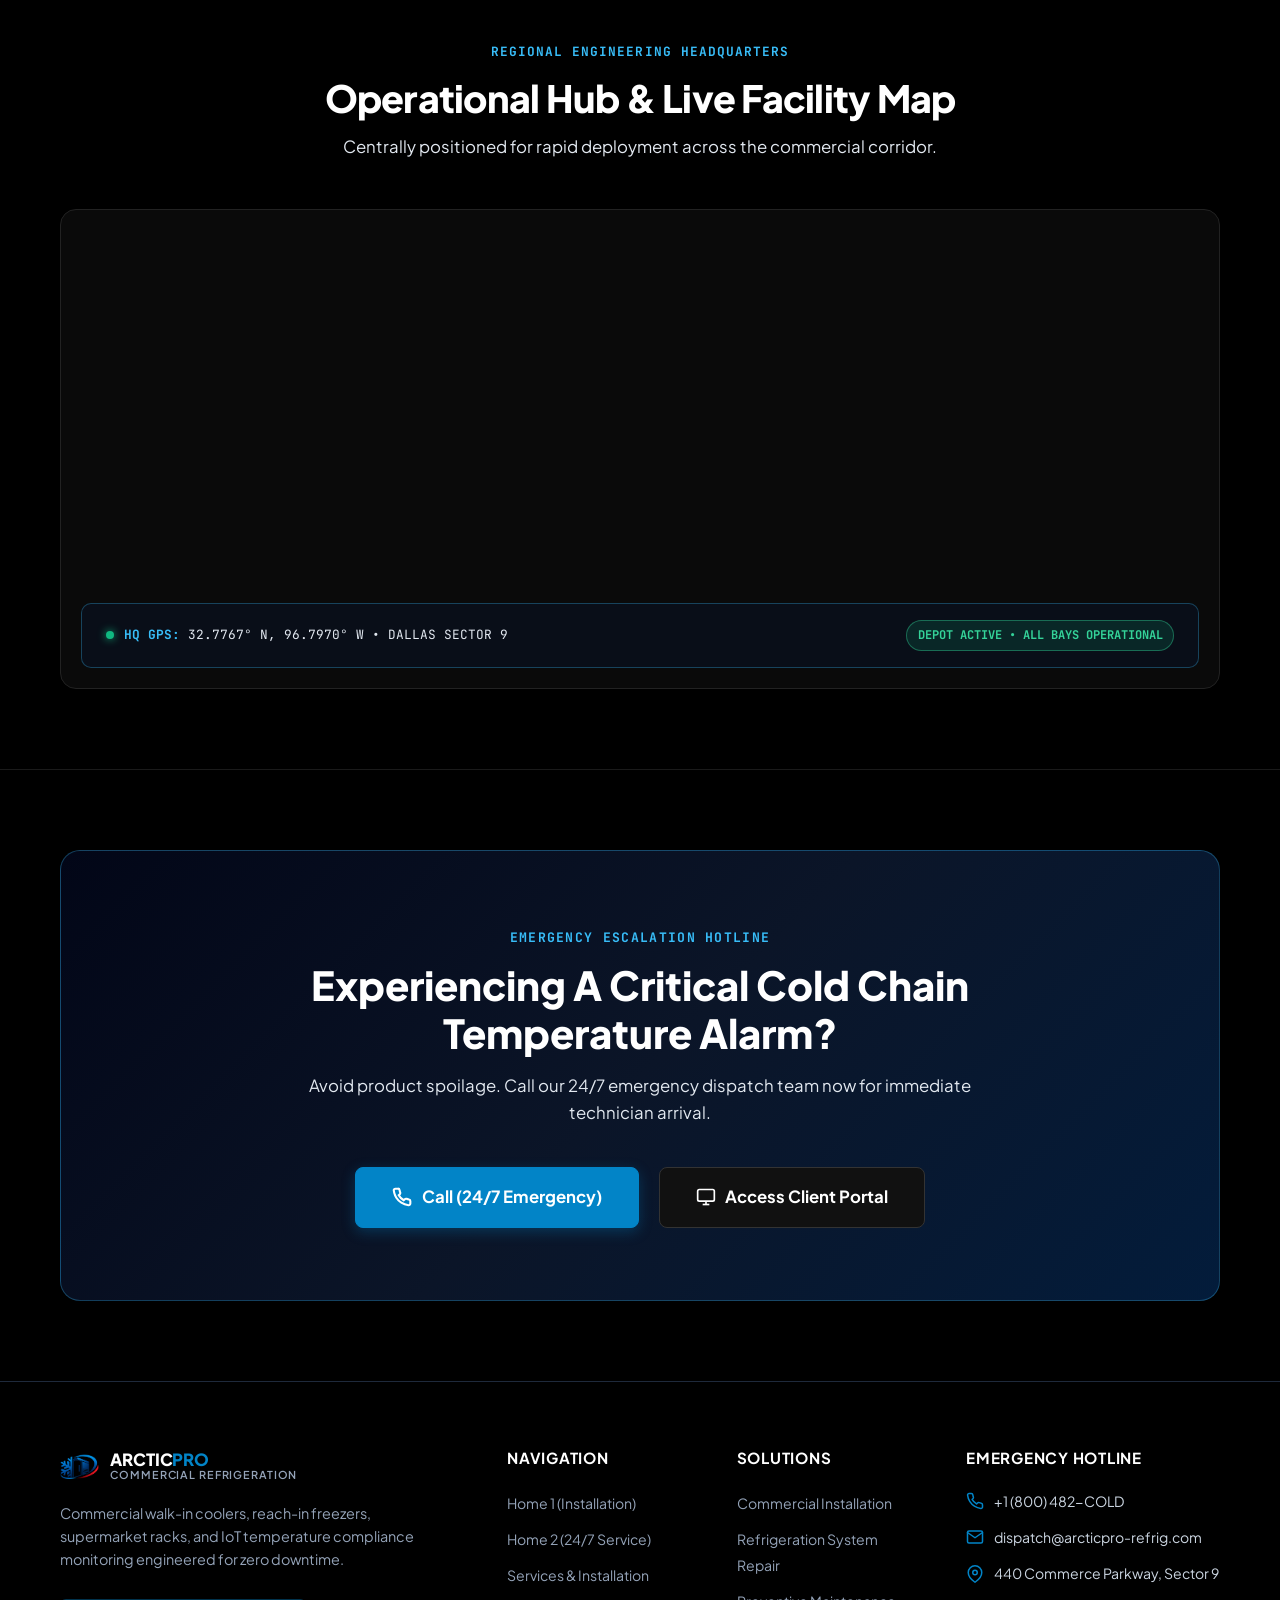
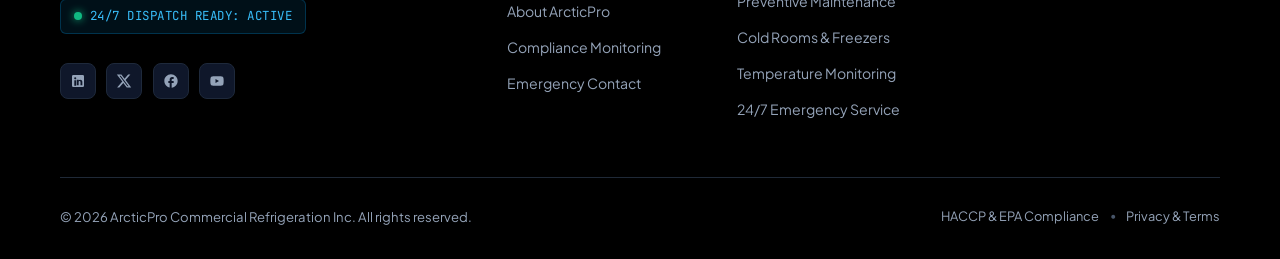
<file: contact.html>
<!DOCTYPE html>
<html lang="en" dir="ltr" data-theme="dark">

<head>
  <meta charset="UTF-8">
  <meta name="viewport" content="width=device-width, initial-scale=1.0">
  <title>Contact Engineering & 24/7 Emergency Dispatch | Commercial Refrigeration Installation & Service Company</title>
  <meta name="description"
    content="Direct 24/7 commercial refrigeration emergency hotline, engineering inquiry portal, and live Texas headquarters location map. Under 45-minute dispatch response.">
  <meta name="keywords"
    content="commercial refrigeration emergency contact, refrigeration repair dispatch, HVACR cold chain contact, Dallas refrigeration headquarters">
  <meta name="author" content="Commercial Refrigeration Installation & Service Company">
  <link rel="canonical" href="contact.html">

  <!-- Open Graph -->
  <meta property="og:title" content="Contact 24/7 Emergency Dispatch | Commercial Refrigeration">
  <meta property="og:description"
    content="Immediate commercial refrigeration technician dispatch, engineering quote requests, and interactive facility map.">
  <meta property="og:image" content="assets/images/sections/emergency-dispatch-unit.jpg">
  <meta property="og:type" content="website">

  <!-- Favicon -->
  <link rel="icon" type="image/png" href="assets/images/icons/logo.png">

  <!-- Google Fonts: Plus Jakarta Sans & JetBrains Mono -->
  <link rel="preconnect" href="https://fonts.googleapis.com">
  <link rel="preconnect" href="https://fonts.gstatic.com" crossorigin>
  <link
    href="https://fonts.googleapis.com/css2?family=JetBrains+Mono:wght@400;500;600;700&family=Plus+Jakarta+Sans:wght@300;400;500;600;700;800&display=swap"
    rel="stylesheet">

  <!-- Core Styles -->
  <link rel="stylesheet" href="assets/css/style.css">
  <link rel="stylesheet" href="assets/css/responsive.css">
</head>

<body class="page-contact">

  <!-- ======================================================================
       PAGE LOADER
       ====================================================================== -->
  <div class="page-loader" id="page-loader" aria-hidden="true">
    <div class="loader-content">
      <div class="loader-icon-wrap">
        <img src="assets/images/icons/logo.png" alt="Company Logo" width="56" height="56" class="loader-logo-img">
      </div>
      <div class="loader-title">Emergency Dispatch Terminal</div>
      <div class="loader-bar-wrap">
        <div class="loader-bar"></div>
      </div>
    </div>
  </div>

  <!-- ======================================================================
       FIXED SLIM HEADER (Single-Line Desktop Alignment)
       ====================================================================== -->
  <header class="site-header" id="siteHeader">
    <div class="header-container">

      <!-- Brand Logo & Identity -->
      <a href="index.html" class="brand-link" id="brandLink" aria-label="Commercial Refrigeration Home">
        <img src="assets/images/icons/logo.png" alt="Commercial Refrigeration Logo" class="brand-logo-img">
        <div class="brand-text-wrap">
          <span class="brand-name">Arctic<span>Pro</span></span>
          <span class="brand-sub">Refrigeration &amp; Service</span>
        </div>
      </a>

      <!-- Desktop Navigation (Exactly 6 Primary Nav Items) -->
      <nav class="desktop-nav" aria-label="Primary Navigation">
        <!-- 1. Home (Click-only Dropdown) -->
        <div class="nav-item" id="homeDropdownWrapper">
          <button type="button" class="nav-dropdown-btn" id="homeDropdownBtn" aria-haspopup="true" aria-expanded="false"
            aria-label="Home menu">
            <span>Home</span>
            <svg class="dropdown-icon" viewBox="0 0 20 20" fill="currentColor" aria-hidden="true">
              <path fill-rule="evenodd"
                d="M5.23 7.21a.75.75 0 011.06.02L10 11.168l3.71-3.938a.75.75 0 111.08 1.04l-4.25 4.5a.75.75 0 01-1.08 0l-4.25-4.5a.75.75 0 01.02-1.06z"
                clip-rule="evenodd" />
            </svg>
          </button>
          <div class="nav-dropdown-menu" id="homeDropdownMenu" role="menu">
            <a href="index.html" class="dropdown-item" role="menuitem">Home 1 (Installation)</a>
            <a href="home-2.html" class="dropdown-item" role="menuitem">Home 2 (24/7 Service)</a>
          </div>
        </div>


        <!-- 2. About -->
        <div class="nav-item">
          <a href="about.html" class="nav-link">About</a>
        </div>

        <!-- 3. Services -->
        <div class="nav-item">
          <a href="services.html" class="nav-link">Services</a>
        </div>



        <!-- 4. Compliance -->
        <div class="nav-item">
          <a href="compliance.html" class="nav-link">Compliance</a>
        </div>

        <!-- 5. Contact (Active) -->
        <div class="nav-item">
          <a href="contact.html" class="nav-link active" aria-current="page">Contact</a>
        </div>

        <!-- 6. Dashboard -->
        <div class="nav-item">
          <a href="dashboard.html" class="nav-link">Dashboard</a>
        </div>


      </nav>

      <!-- Header Action Controls: RTL, Dark Mode, Direct Login -->
      <div class="header-actions">
        <!-- RTL Toggle -->
        <button type="button" class="control-btn rtl-toggle-btn" id="rtlToggleBtn"
          aria-label="Toggle text direction RTL/LTR">
          <svg viewBox="0 0 24 24" fill="none" stroke="currentColor" stroke-width="2" stroke-linecap="round"
            stroke-linejoin="round" aria-hidden="true">
            <polyline points="16 3 21 8 16 13"></polyline>
            <line x1="21" y1="8" x2="9" y2="8"></line>
            <polyline points="8 21 3 16 8 11"></polyline>
            <line x1="3" y1="16" x2="15" y2="16"></line>
          </svg>
          <span class="rtl-text-indicator">RTL</span>
        </button>

        <!-- Dark Mode Toggle -->
        <button type="button" class="control-btn theme-toggle-btn" id="themeToggleBtn" aria-label="Toggle dark mode">
          <svg viewBox="0 0 24 24" fill="none" stroke="currentColor" stroke-width="2" stroke-linecap="round"
            stroke-linejoin="round" aria-hidden="true">
            <circle cx="12" cy="12" r="5"></circle>
            <line x1="12" y1="1" x2="12" y2="3"></line>
            <line x1="12" y1="21" x2="12" y2="23"></line>
            <line x1="4.22" y1="4.22" x2="5.64" y2="5.64"></line>
            <line x1="18.36" y1="18.36" x2="19.78" y2="19.78"></line>
            <line x1="1" y1="12" x2="3" y2="12"></line>
            <line x1="21" y1="12" x2="23" y2="12"></line>
            <line x1="4.22" y1="19.78" x2="5.64" y2="18.36"></line>
            <line x1="18.36" y1="5.64" x2="19.78" y2="4.22"></line>
          </svg>
        </button>

        <!-- Client Portal Login -->
        <a href="login.html" class="btn-login" id="headerLoginBtn" aria-label="Client Portal Login">
          <svg viewBox="0 0 24 24" fill="none" stroke="currentColor" stroke-width="2" stroke-linecap="round"
            stroke-linejoin="round" aria-hidden="true">
            <path d="M15 3h4a2 2 0 0 1 2 2v14a2 2 0 0 1-2 2h-4"></path>
            <polyline points="10 17 15 12 10 7"></polyline>
            <line x1="15" y1="12" x2="3" y2="12"></line>
          </svg>
          <span>Login</span>
        </a>

        <!-- Commercial Refrigeration Service CTA Button (Visible on Desktop, Hidden on Mobile Header) -->
        <a href="#contactFormSection" class="btn-header-cta" id="headerCtaBtn"
          aria-label="Request Commercial Refrigeration Service">
          <span class="cta-pulse-dot" aria-hidden="true"></span>
          <svg viewBox="0 0 24 24" fill="none" stroke="currentColor" stroke-width="2.2" stroke-linecap="round"
            stroke-linejoin="round" aria-hidden="true">
            <path
              d="M14.7 6.3a1 1 0 0 0 0 1.4l1.6 1.6a1 1 0 0 0 1.4 0l3.77-3.77a6 6 0 0 1-7.94 7.94l-6.91 6.91a2.12 2.12 0 0 1-3-3l6.91-6.91a6 6 0 0 1 7.94-7.94l-3.76 3.76z">
            </path>
          </svg>
          <span>Request Service</span>
        </a>

        <!-- Mobile Drawer Toggle Hamburger -->
        <button type="button" class="mobile-menu-toggle" id="mobileMenuToggle" aria-label="Open mobile navigation menu">
          <svg viewBox="0 0 24 24" fill="none" stroke="currentColor" stroke-width="2" stroke-linecap="round"
            stroke-linejoin="round" style="width: 22px; height: 22px;" aria-hidden="true">
            <line x1="3" y1="12" x2="21" y2="12"></line>
            <line x1="3" y1="6" x2="21" y2="6"></line>
            <line x1="3" y1="18" x2="21" y2="18"></line>
          </svg>
        </button>
      </div>

    </div>
  </header>

  <!-- ======================================================================
       MOBILE DRAWER OVERLAY & MENU
       ====================================================================== -->
  <div class="mobile-drawer-overlay" id="mobileDrawerOverlay" aria-hidden="true"></div>
  <aside class="mobile-drawer" id="mobileDrawer" aria-label="Mobile Navigation">
    <div class="mobile-drawer-header">
      <div class="brand-link">
        <img src="assets/images/icons/logo.png" alt="ArcticPro Logo" class="brand-logo-img">
        <div class="brand-text-wrap">
          <span class="brand-name">Arctic<span>Pro</span></span>
          <span class="brand-sub">Refrigeration &amp; Service</span>
        </div>
      </div>
      <button type="button" class="control-btn" id="mobileDrawerClose" aria-label="Close navigation drawer">
        <svg viewBox="0 0 24 24" fill="none" stroke="currentColor" stroke-width="2" stroke-linecap="round"
          stroke-linejoin="round" aria-hidden="true">
          <line x1="18" y1="6" x2="6" y2="18"></line>
          <line x1="6" y1="6" x2="18" y2="18"></line>
        </svg>
      </button>
    </div>

    <!-- Mobile Navigation Links -->
    <ul class="mobile-nav-list">
      <!-- Home Accordion (Click only) -->
      <li class="mobile-accordion-item" id="mobileHomeAccordion">
        <button type="button" class="mobile-nav-link" id="mobileHomeAccordionBtn" aria-label="Toggle Home menu">
          <span>Home</span>
          <svg class="dropdown-icon" viewBox="0 0 20 20" fill="currentColor" aria-hidden="true">
            <path fill-rule="evenodd"
              d="M5.23 7.21a.75.75 0 011.06.02L10 11.168l3.71-3.938a.75.75 0 111.08 1.04l-4.25 4.5a.75.75 0 01-1.08 0l-4.25-4.5a.75.75 0 01.02-1.06z"
              clip-rule="evenodd" />
          </svg>
        </button>
        <div class="mobile-accordion-content">
          <a href="index.html" class="mobile-sub-link">Home 1 (Installation)</a>
          <a href="home-2.html" class="mobile-sub-link">Home 2 (24/7 Service)</a>
        </div>
      </li>
      <li><a href="about.html" class="mobile-nav-link">About</a></li>
      <li><a href="services.html" class="mobile-nav-link">Services</a></li>

      <li><a href="compliance.html" class="mobile-nav-link">Compliance</a></li>

      <li><a href="contact.html" class="mobile-nav-link active">Contact</a></li>
      <li><a href="dashboard.html" class="mobile-nav-link">Dashboard</a></li>
    </ul>

    <!-- Mobile Drawer Controls & Bottom Actions (CTA Button at the Very Last) -->
    <div class="mobile-drawer-footer">
      <div class="mobile-controls-row">
        <span style="font-size: 0.82rem; font-weight: 600; color: var(--text-muted);">Quick Settings</span>
        <div style="display: flex; gap: 0.5rem;">
          <button type="button" class="control-btn rtl-toggle-btn" aria-label="Toggle RTL mode">
            <svg viewBox="0 0 24 24" fill="none" stroke="currentColor" stroke-width="2" stroke-linecap="round"
              stroke-linejoin="round" aria-hidden="true">
              <polyline points="16 3 21 8 16 13"></polyline>
              <line x1="21" y1="8" x2="9" y2="8"></line>
              <polyline points="8 21 3 16 8 11"></polyline>
              <line x1="3" y1="16" x2="15" y2="16"></line>
            </svg>
          </button>
          <button type="button" class="control-btn theme-toggle-btn" aria-label="Toggle dark mode">
            <svg viewBox="0 0 24 24" fill="none" stroke="currentColor" stroke-width="2" stroke-linecap="round"
              stroke-linejoin="round" aria-hidden="true">
              <circle cx="12" cy="12" r="5"></circle>
              <line x1="12" y1="1" x2="12" y2="3"></line>
              <line x1="12" y1="21" x2="12" y2="23"></line>
              <line x1="4.22" y1="4.22" x2="5.64" y2="5.64"></line>
              <line x1="18.36" y1="18.36" x2="19.78" y2="19.78"></line>
              <line x1="1" y1="12" x2="3" y2="12"></line>
              <line x1="21" y1="12" x2="23" y2="12"></line>
              <line x1="4.22" y1="19.78" x2="5.64" y2="18.36"></line>
              <line x1="18.36" y1="5.64" x2="19.78" y2="4.22"></line>
            </svg>
          </button>
        </div>
      </div>

      <!-- Mobile Menu Login Button -->
      <a href="login.html" class="mobile-drawer-login-btn" id="mobileDrawerLoginBtn">
        <svg viewBox="0 0 24 24" fill="none" stroke="currentColor" stroke-width="2" stroke-linecap="round"
          stroke-linejoin="round" style="width: 18px; height: 18px;" aria-hidden="true">
          <path d="M15 3h4a2 2 0 0 1 2 2v14a2 2 0 0 1-2 2h-4"></path>
          <polyline points="10 17 15 12 10 7"></polyline>
          <line x1="15" y1="12" x2="3" y2="12"></line>
        </svg>
        <span>Client Portal Login</span>
      </a>

      <!-- Commercial CTA Button (Placed At the Very Last) -->
      <a href="#contactDispatchForm" class="btn-header-cta mobile-drawer-cta-btn" id="mobileDrawerCtaBtn">
        <span class="cta-pulse-dot" aria-hidden="true"></span>
        <svg viewBox="0 0 24 24" fill="none" stroke="currentColor" stroke-width="2.2" stroke-linecap="round"
          stroke-linejoin="round" aria-hidden="true">
          <path
            d="M14.7 6.3a1 1 0 0 0 0 1.4l1.6 1.6a1 1 0 0 0 1.4 0l3.77-3.77a6 6 0 0 1-7.94 7.94l-6.91 6.91a2.12 2.12 0 0 1-3-3l6.91-6.91a6 6 0 0 1 7.94-7.94l-3.76 3.76z">
          </path>
        </svg>
        <span>Request Service &bull; 24/7 Dispatch</span>
      </a>
    </div>
  </aside>

  <!-- ======================================================================
       MAIN CONTENT: EXACTLY HERO, FORM, LIVE GOOGLE MAP, CTA BUTTON
       ====================================================================== -->
  <main id="mainContent">

    <!-- --------------------------------------------------------------------
         SECTION 1: HERO SECTION (#contactHero)
         Technical editorial masthead with live dispatch status & imagery
         -------------------------------------------------------------------- -->
    <section class="contact-hero-section" id="contactHero">
      <div class="section-container">
        <div class="contact-hero-grid">

          <!-- Content Side -->
          <div class="contact-hero-content">
            <div class="eyebrow-badge">
              <span class="telemetry-pulse"></span>
              <span>24/7 DISPATCH COMMAND &bull; ON-CALL NOW</span>
            </div>
            <h1 class="contact-hero-title">Direct Engineering Hotline &amp; Emergency Dispatch</h1>
            <p class="contact-hero-lead">Priority emergency response and installation support for commercial facilities with guaranteed sub-45 minute arrival.</p>

            <div class="contact-telemetry-chips">
              <div class="contact-chip">
                <span class="chip-metric">1-800-482-COLD</span>
                <span class="chip-label">Toll-Free Emergency</span>
              </div>
              <div class="contact-chip">
                <span class="chip-metric">&lt; 45 Min</span>
                <span class="chip-label">Emergency Arrival</span>
              </div>
              <div class="contact-chip">
                <span class="chip-metric">dispatch@arcticpro.com</span>
                <span class="chip-label">Live Dispatch Hub</span>
              </div>
            </div>

            <div class="contact-hero-actions">
              <a href="#contactFormSection" class="btn-primary-action">
                <span>Submit Service Inquiry</span>
                <svg width="16" height="16" viewBox="0 0 24 24" fill="none" stroke="currentColor" stroke-width="2.5">
                  <polyline points="9 18 15 12 9 6"></polyline>
                </svg>
              </a>
              <a href="tel:18004822653" class="btn-secondary-action">
                <span>Call Emergency Hotline</span>
                <svg width="16" height="16" viewBox="0 0 24 24" fill="none" stroke="currentColor" stroke-width="2">
                  <path
                    d="M22 16.92v3a2 2 0 0 1-2.18 2 19.79 19.79 0 0 1-8.63-3.07 19.5 19.5 0 0 1-6-6 19.79 19.79 0 0 1-3.07-8.67A2 2 0 0 1 4.11 2h3a2 2 0 0 1 2 1.72 12.84 12.84 0 0 0 .7 2.81 2 2 0 0 1-.45 2.11L8.09 9.91a16 16 0 0 0 6 6l1.27-1.27a2 2 0 0 1 2.11-.45 12.84 12.84 0 0 0 2.81.7A2 2 0 0 1 22 16.92z">
                  </path>
                </svg>
              </a>
            </div>
          </div>

          <!-- Image Side: Emergency Dispatch Van with Telemetry HUD -->
          <div class="contact-hero-img-box">
            <img src="assets/images/sections/p37.jpg"
              alt="Commercial refrigeration emergency mobile repair vehicle and technician" width="700" height="460"
              loading="eager">
            <div class="contact-hud-tag">
              <div class="hud-tag-header">
                <span class="telemetry-pulse"></span>
                <span class="hud-tag-title">FLEET DISPATCH STATUS</span>
              </div>
              <div class="hud-tag-body">
                <span>Active Field Units: <strong>28 Vehicles</strong></span>
                <span>Regional Coverage: <strong>Dallas / Fort Worth &bull; 100mi Radius</strong></span>
              </div>
            </div>
          </div>

        </div>
      </div>
    </section>

    <!-- --------------------------------------------------------------------
         SECTION 2: SERVICE INQUIRY & EMERGENCY TICKET FORM (#contactFormSection)
         High-contrast, symmetrical, accessible commercial service ticket form
         -------------------------------------------------------------------- -->
    <section class="contact-form-section" id="contactFormSection">
      <div class="section-container">

        <div class="section-title-wrap text-center">
          <span class="section-kicker">DISPATCH DISPATCH INQUIRY</span>
          <h2 class="section-heading">Open Service Ticket or Engineering Consultation</h2>
          <p class="section-desc">Direct transmission to master dispatchers. Emergency tickets are dispatched immediately.</p>
        </div>

        <div class="contact-form-grid">

          <!-- Form Container -->
          <div class="form-card">
            <form id="serviceTicketForm" class="inquiry-form">

              <div class="form-row-duo">
                <div class="form-field">
                  <label for="fullName" class="form-label">Full Name: Authorized </label>
                  <input type="text" id="fullName" class="form-input" placeholder="e.g. Marcus Vance" required>
                </div>
                <div class="form-field">
                  <label for="facilityName" class="form-label">Facility / Company Name</label>
                  <input type="text" id="facilityName" class="form-input" placeholder="e.g. Metro Cold Logistics LLC"
                    required>
                </div>
              </div>

              <div class="form-row-duo">
                <div class="form-field">
                  <label for="contactEmail" class="form-label">Corporate Email Address</label>
                  <input type="email" id="contactEmail" class="form-input" placeholder="m.vance@company.com" required>
                </div>
                <div class="form-field">
                  <label for="contactPhone" class="form-label">Direct Callback Phone</label>
                  <input type="tel" id="contactPhone" class="form-input" placeholder="+1 (555) 019-2834" required>
                </div>
              </div>

              <div class="form-row-duo">
                <div class="form-field">
                  <label for="facilityType" class="form-label">Facility Architecture</label>
                  <select id="facilityType" class="form-select" required>
                    <option value="" disabled selected>Select Facility Type...</option>
                    <option value="cold-warehouse">Cold Storage Warehouse</option>
                    <option value="supermarket">Supermarket Parallel Rack</option>
                    <option value="pharma-cryo">Pharma Cryo Vault</option>
                    <option value="food-processing">Food Processing Plant</option>
                    <option value="hospitality">Commercial Kitchen / Walk-in</option>
                  </select>
                </div>
                <div class="form-field">
                  <label for="urgencyLevel" class="form-label">Priority Level</label>
                  <select id="urgencyLevel" class="form-select" required>
                    <option value="emergency">Level 1: Critical Emergency (&lt;45 min)</option>
                    <option value="urgent">Level 2: Urgent Repair (&lt;4 hours)</option>
                    <option value="scheduled">Level 3: Scheduled Maintenance</option>
                    <option value="quote">Level 4: Engineering Consultation</option>
                  </select>
                </div>
              </div>

              <div class="form-field">
                <label for="systemIssue" class="form-label">Equipment Details &amp; Operational Failure
                  Description</label>
                <textarea id="systemIssue" class="form-textarea" rows="4"
                  placeholder="Detail symptoms, refrigerant type (R-448A, CO2, R-404A, R-22), suction pressure alarms, and current box temperatures..."
                  required></textarea>
              </div>

              <button type="submit" class="btn-primary-action btn-block" id="submitTicketBtn">
                <span>Dispatch Service Ticket</span>
                <svg width="18" height="18" viewBox="0 0 24 24" fill="none" stroke="currentColor" stroke-width="2.5">
                  <line x1="22" y1="2" x2="11" y2="13"></line>
                  <polygon points="22 2 15 22 11 13 2 9 22 2"></polygon>
                </svg>
              </button>

              <div id="formSuccessMsg" class="form-alert-success">
                <svg width="18" height="18" viewBox="0 0 24 24" fill="none" stroke="currentColor" stroke-width="2.5">
                  <polyline points="20 6 9 17 4 12"></polyline>
                </svg>
                <span>Ticket Dispatched. A master refrigeration technician is contacting you via phone now.</span>
              </div>

            </form>
          </div>

          <!-- Technical Channels & Regional Dispatch Matrix -->
          <div class="dispatch-channels-card">

            <div class="channel-block">
              <span class="channel-kicker">CENTRAL ENGINEERING COMMAND</span>
              <h3 class="channel-title">Main Headquarters &amp; Rigging Hub</h3>
              <p class="channel-info">440 Commerce Parkway, Sector 9, Dallas, TX 75201</p>
              <div class="channel-metrics">
                <div class="metric-row">
                  <span class="m-label">PRIMARY DISPATCH:</span>
                  <strong class="m-val"><a href="tel:18004822653">+1 (800) 482-COLD</a></strong>
                </div>
                <div class="metric-row">
                  <span class="m-label">DIRECT ENGINEERING:</span>
                  <strong class="m-val"><a href="tel:15550192834">+1 (555) 019-2834</a></strong>
                </div>
                <div class="metric-row">
                  <span class="m-label">TELEMETRY DESK:</span>
                  <strong class="m-val"><a href="mailto:telemetry@arcticpro.com">telemetry@arcticpro.com</a></strong>
                </div>
              </div>
            </div>

            <div class="channel-block">
              <span class="channel-kicker">SLA GUARANTEE METRICS</span>
              <ul class="sla-guarantee-list">
                <li><svg width="14" height="14" viewBox="0 0 24 24" fill="none" stroke="currentColor" stroke-width="3">
                    <polyline points="20 6 9 17 4 12"></polyline>
                  </svg> 24/7/365 Universal EPA Section 608 Master Technicians</li>
                <li><svg width="14" height="14" viewBox="0 0 24 24" fill="none" stroke="currentColor" stroke-width="3">
                    <polyline points="20 6 9 17 4 12"></polyline>
                  </svg> Fully Stocked Mobile Rigging &amp; Compressor Vans</li>
                <li><svg width="14" height="14" viewBox="0 0 24 24" fill="none" stroke="currentColor" stroke-width="3">
                    <polyline points="20 6 9 17 4 12"></polyline>
                  </svg> Zero Spoilage Emergency Recovery Systems</li>
              </ul>
            </div>

          </div>

        </div>

      </div>
    </section>

    <!-- --------------------------------------------------------------------
         SECTION 3: LIVE GOOGLE MAP (#contactMapSection)
         Interactive Google Map iframe with commercial dark frame and coordinates HUD
         -------------------------------------------------------------------- -->
    <section class="contact-map-section" id="contactMapSection">
      <div class="section-container">

        <div class="section-title-wrap text-center">
          <span class="section-kicker">REGIONAL ENGINEERING HEADQUARTERS</span>
          <h2 class="section-heading">Operational Hub &amp; Live Facility Map</h2>
          <p class="section-desc">Centrally positioned for rapid deployment across the commercial corridor.</p>
        </div>

        <div class="map-frame-box">
          <!-- Real Interactive Google Map Embed -->
          <iframe class="google-map-iframe" title="ArcticPro Commercial Refrigeration Headquarters Map"
            src="https://maps.google.com/maps?q=440+Commerce+Parkway,+Dallas,+TX&amp;t=&amp;z=13&amp;ie=UTF8&amp;iwloc=&amp;output=embed"
            loading="lazy" allowfullscreen aria-label="Google Map showing headquarters location">
          </iframe>

          <!-- Floating Coordinates Overlay -->
          <div class="map-coordinates-bar">
            <div class="coord-item">
              <span class="coord-dot"></span>
              <span class="coord-text"><strong>HQ GPS:</strong> 32.7767&deg; N, 96.7970&deg; W &bull; DALLAS SECTOR
                9</span>
            </div>
            <div class="coord-status">
              <span class="status-chip success-chip">DEPOT ACTIVE &bull; ALL BAYS OPERATIONAL</span>
            </div>
          </div>
        </div>

      </div>
    </section>

    <!-- --------------------------------------------------------------------
         SECTION 4: CTA BUTTON SECTION (#contactCTA)
         Direct call to action as requested ("cta button matu irukunum")
         -------------------------------------------------------------------- -->
    <section class="contact-cta-section" id="contactCTA">
      <div class="section-container">

        <div class="contact-cta-card">
          <div class="contact-cta-content">
            <span class="cta-kicker">EMERGENCY ESCALATION HOTLINE</span>
            <h2 class="contact-cta-heading">Experiencing A Critical Cold Chain Temperature Alarm?</h2>
            <p class="contact-cta-desc">Avoid product spoilage. Call our 24/7 emergency dispatch team now for immediate technician arrival.</p>

            <div class="contact-cta-btns">
              <a href="tel:18004822653" class="btn-primary-action btn-large" id="ctaCallBtn">
                <svg width="20" height="20" viewBox="0 0 24 24" fill="none" stroke="currentColor" stroke-width="2.5">
                  <path
                    d="M22 16.92v3a2 2 0 0 1-2.18 2 19.79 19.79 0 0 1-8.63-3.07 19.5 19.5 0 0 1-6-6 19.79 19.79 0 0 1-3.07-8.67A2 2 0 0 1 4.11 2h3a2 2 0 0 1 2 1.72 12.84 12.84 0 0 0 .7 2.81 2 2 0 0 1-.45 2.11L8.09 9.91a16 16 0 0 0 6 6l1.27-1.27a2 2 0 0 1 2.11-.45 12.84 12.84 0 0 0 2.81.7A2 2 0 0 1 22 16.92z">
                  </path>
                </svg>
                <span>Call (24/7 Emergency)</span>
              </a>
              <a href="dashboard.html" class="btn-secondary-action btn-large" id="ctaDashboardBtn">
                <svg width="20" height="20" viewBox="0 0 24 24" fill="none" stroke="currentColor" stroke-width="2">
                  <rect x="2" y="3" width="20" height="14" rx="2" ry="2"></rect>
                  <line x1="8" y1="21" x2="16" y2="21"></line>
                  <line x1="12" y1="17" x2="12" y2="21"></line>
                </svg>
                <span>Access Client Portal</span>
              </a>
            </div>
          </div>
        </div>

      </div>
    </section>

  </main>

  <!-- ======================================================================
       SHARED FOOTER (Editorial & Technical Precision)
       ====================================================================== -->
  <footer class="site-footer" id="siteFooter">
    <div class="footer-container">
      <div class="footer-top-grid">

        <!-- Brand & Description -->
        <div class="footer-brand-col">
          <a href="index.html" class="brand-link">
            <img src="assets/images/icons/logo.png" alt="ArcticPro Logo" class="brand-logo-img">
            <div class="brand-text-wrap">
              <span class="brand-name" style="color: #ffffff;">Arctic<span
                  style="color: var(--brand-blue);">Pro</span></span>
              <span class="brand-sub" style="color: #94a3b8;">Commercial Refrigeration</span>
            </div>
          </a>
          <p class="footer-brand-desc">
            Commercial walk-in coolers, reach-in freezers, supermarket racks, and IoT temperature compliance monitoring
            engineered for zero downtime.
          </p>
          <div class="footer-telemetry-badge">
            <span class="telemetry-pulse"></span>
            <span>24/7 DISPATCH READY: ACTIVE</span>
          </div>
          <div class="footer-social-links" aria-label="ArcticPro Social Channels">
            <a href="https://linkedin.com" target="_blank" rel="noopener noreferrer" class="footer-social-btn"
              aria-label="LinkedIn" title="LinkedIn">
              <svg viewBox="0 0 24 24" fill="currentColor">
                <path
                  d="M19 3a2 2 0 0 1 2 2v14a2 2 0 0 1-2 2H5a2 2 0 0 1-2-2V5a2 2 0 0 1 2-2h14m-.5 15.5v-5.3a3.26 3.26 0 0 0-3.26-3.26c-.85 0-1.84.52-2.28 1.3v-1.11h-2.79v8.37h2.79v-4.93c0-.77.62-1.4 1.39-1.4a1.4 1.4 0 0 1 1.4 1.4v4.93h2.75M6.46 10.9v8.37H9.2V10.9H6.46M7.83 6.45a1.6 1.6 0 1 0 0 3.2 1.6 1.6 0 0 0 0-3.2z" />
              </svg>
            </a>
            <a href="https://twitter.com" target="_blank" rel="noopener noreferrer" class="footer-social-btn"
              aria-label="X (formerly Twitter)" title="X (Twitter)">
              <svg viewBox="0 0 24 24" fill="currentColor">
                <path
                  d="M18.244 2.25h3.308l-7.227 8.26 8.502 11.24H16.17l-5.214-6.817L4.99 21.75H1.68l7.73-8.835L1.254 2.25H8.08l4.713 6.231zm-1.161 17.52h1.833L7.084 4.126H5.117z" />
              </svg>
            </a>
            <a href="https://facebook.com" target="_blank" rel="noopener noreferrer" class="footer-social-btn"
              aria-label="Facebook" title="Facebook">
              <svg viewBox="0 0 24 24" fill="currentColor">
                <path
                  d="M22 12c0-5.52-4.48-10-10-10S2 6.48 2 12c0 4.84 3.44 8.87 8 9.8V15H8v-3h2V9.5C10 7.57 11.57 6 13.5 6H16v3h-2c-.55 0-1 .45-1 1v2h3v3h-3v6.95C18.05 21.45 22 17.19 22 12z" />
              </svg>
            </a>
            <a href="https://youtube.com" target="_blank" rel="noopener noreferrer" class="footer-social-btn"
              aria-label="YouTube" title="YouTube">
              <svg viewBox="0 0 24 24" fill="currentColor">
                <path
                  d="M21.58 7.19c-.23-.86-.91-1.54-1.77-1.77C18.25 5 12 5 12 5s-6.25 0-7.81.42c-.86.23-1.54.91-1.77 1.77C2 8.75 2 12 2 12s0 3.25.42 4.81c.23.86.91 1.54 1.77 1.77C5.75 19 12 19 12 19s6.25 0 7.81-.42c.86-.23 1.54-.91 1.77-1.77C22 15.25 22 12 22 12s0-3.25-.42-4.81zM9.75 15.02V8.98L15 12l-5.25 3.02z" />
              </svg>
            </a>
          </div>
        </div>

        <!-- Quick Navigation -->
        <div>
          <h2 class="footer-heading">Navigation</h2>
          <ul class="footer-nav-list">
            <li><a href="index.html">Home 1 (Installation)</a></li>
            <li><a href="home-2.html">Home 2 (24/7 Service)</a></li>
            <li><a href="services.html">Services &amp; Installation</a></li>
            <li><a href="about.html">About ArcticPro</a></li>
            <li><a href="compliance.html">Compliance Monitoring</a></li>
            <li><a href="contact.html" class="active">Emergency Contact</a></li>
          </ul>
        </div>

        <!-- Solutions -->
        <div>
          <h2 class="footer-heading">Solutions</h2>
          <ul class="footer-nav-list">
            <li><a href="services.html#installation">Commercial Installation</a></li>
            <li><a href="services.html#repair">Refrigeration System Repair</a></li>
            <li><a href="services.html#maintenance">Preventive Maintenance</a></li>
            <li><a href="services.html#cold-rooms">Cold Rooms &amp; Freezers</a></li>
            <li><a href="services.html#compliance">Temperature Monitoring</a></li>
            <li><a href="services.html#emergency">24/7 Emergency Service</a></li>
          </ul>
        </div>

        <!-- Contact & Emergency Dispatch -->
        <div>
          <h2 class="footer-heading">Emergency Hotline</h2>
          <div style="display: flex; flex-direction: column; gap: 0.85rem;">
            <div class="footer-contact-item">
              <svg viewBox="0 0 24 24" fill="none" stroke="currentColor" stroke-width="2" stroke-linecap="round"
                stroke-linejoin="round" aria-hidden="true">
                <path
                  d="M22 16.92v3a2 2 0 0 1-2.18 2 19.79 19.79 0 0 1-8.63-3.07 19.5 19.5 0 0 1-6-6 19.79 19.79 0 0 1-3.07-8.67A2 2 0 0 1 4.11 2h3a2 2 0 0 1 2 1.72 12.84 12.84 0 0 0 .7 2.81 2 2 0 0 1-.45 2.11L8.09 9.91a16 16 0 0 0 6 6l1.27-1.27a2 2 0 0 1 2.11-.45 12.84 12.84 0 0 0 2.81.7A2 2 0 0 1 22 16.92z">
                </path>
              </svg>
              <span>+1 (800) 482-COLD</span>
            </div>
            <div class="footer-contact-item">
              <svg viewBox="0 0 24 24" fill="none" stroke="currentColor" stroke-width="2" stroke-linecap="round"
                stroke-linejoin="round" aria-hidden="true">
                <path d="M4 4h16c1.1 0 2 .9 2 2v12c0 1.1-.9 2-2 2H4c-1.1 0-2-.9-2-2V6c0-1.1.9-2 2-2z"></path>
                <polyline points="22,6 12,13 2,6"></polyline>
              </svg>
              <span>dispatch@arcticpro-refrig.com</span>
            </div>
            <div class="footer-contact-item">
              <svg viewBox="0 0 24 24" fill="none" stroke="currentColor" stroke-width="2" stroke-linecap="round"
                stroke-linejoin="round" aria-hidden="true">
                <path d="M21 10c0 7-9 13-9 13s-9-6-9-13a9 9 0 0 1 18 0z"></path>
                <circle cx="12" cy="10" r="3"></circle>
              </svg>
              <span>440 Commerce Parkway, Sector 9</span>
            </div>
          </div>
        </div>

      </div>

      <div class="footer-bottom">
        <div class="footer-copyright">
          <span>&copy; 2026 ArcticPro Commercial Refrigeration Inc. All rights reserved.</span>
        </div>
        <div class="footer-bottom-links">
          <a href="compliance.html">HACCP &amp; EPA Compliance</a>
          <span class="footer-link-divider" aria-hidden="true">&bull;</span>
          <a href="contact.html">Privacy &amp; Terms</a>
        </div>
      </div>
    </div>
  </footer>

  <!-- Scroll-to-Top Button -->
  <button class="scroll-top" id="scroll-to-top" aria-label="Scroll to top" title="Scroll to top">
    <svg viewBox="0 0 24 24" fill="none" stroke="currentColor" stroke-width="2.5" stroke-linecap="round"
      stroke-linejoin="round" aria-hidden="true">
      <polyline points="18 15 12 9 6 15"></polyline>
    </svg>
  </button>

  <!-- Core Scripts -->
  <script src="assets/js/main.js"></script>
</body>

</html>
</file>
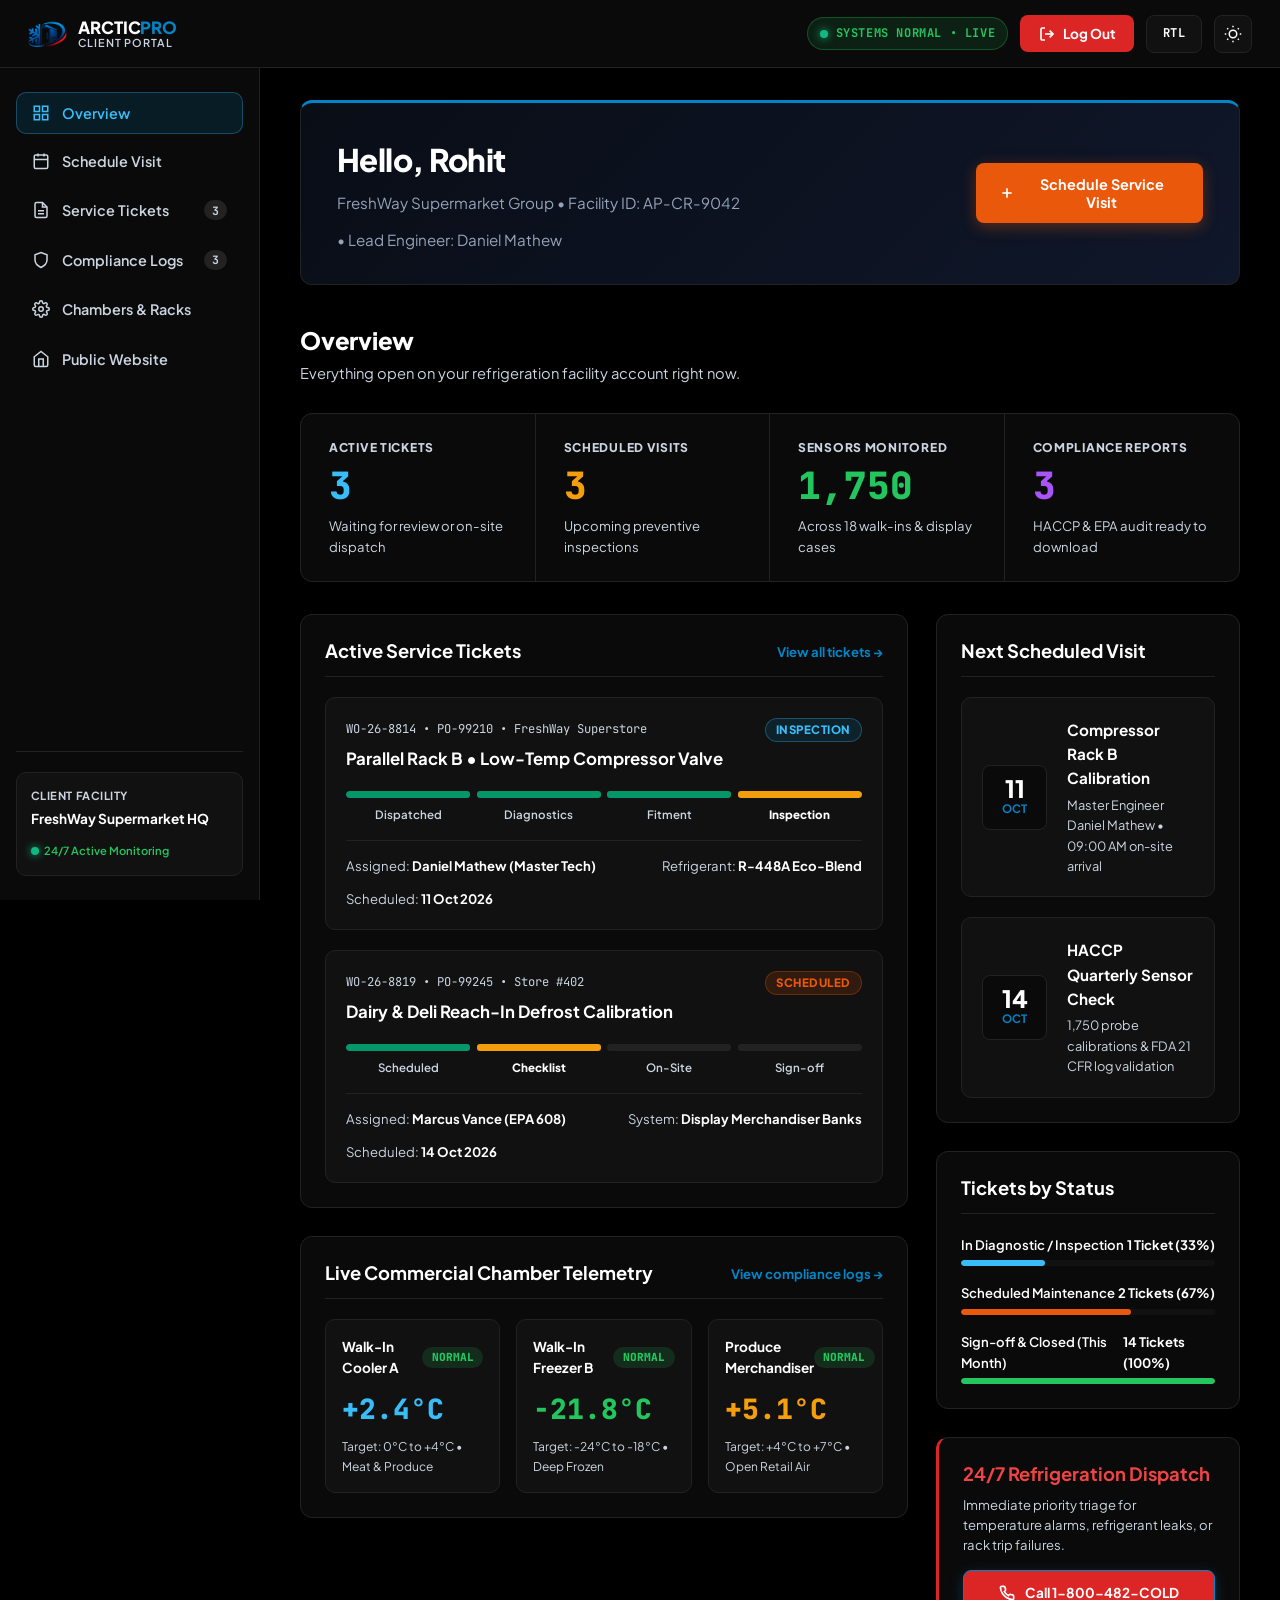
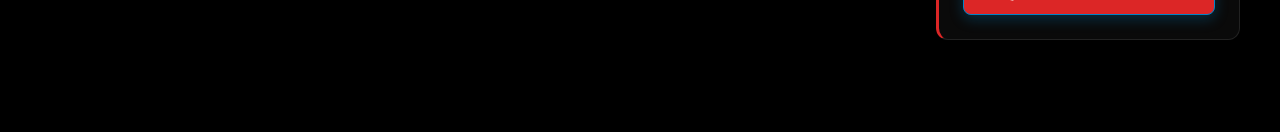
<file: dashboard.html>
<!DOCTYPE html>
<html lang="en" dir="ltr" class="dark">

<head>
  <meta charset="UTF-8">
  <meta name="viewport" content="width=device-width, initial-scale=1.0">
  <title>Client Portal Dashboard | ArcticPro Commercial Refrigeration</title>
  <meta name="description"
    content="ArcticPro Client Telemetry & Service Portal. Schedule maintenance visits, track active service tickets, and inspect continuous IoT temperature compliance logs.">
  <link rel="icon" type="image/png" href="assets/images/icons/logo.png">
  <link rel="stylesheet" href="assets/css/style.css">
  <link rel="stylesheet" href="assets/css/dashboard.css">
  <link rel="stylesheet" href="assets/css/responsive.css">
</head>

<body>

  <!-- ======================================================================
       BRANDED PAGE LOADER
       ====================================================================== -->
  <div id="page-loader" aria-hidden="true">
    <div class="loader-brand-box">
      <img src="assets/images/icons/logo.png" alt="ArcticPro Commercial Refrigeration" class="loader-logo">
      <div class="loader-title">ArcticPro Client Portal</div>
      <div class="loader-bar-wrap">
        <div class="loader-bar"></div>
      </div>
    </div>
  </div>

  <!-- ======================================================================
       DASHBOARD HEADER BAR
       ====================================================================== -->
  <header class="dash-header" id="dashHeader">
    <div class="dash-header-inner">

      <div class="dash-header-left">
        <button type="button" class="dash-sidebar-toggle" id="dashSidebarToggle" aria-label="Toggle navigation menu">
          <svg width="20" height="20" viewBox="0 0 24 24" fill="none" stroke="currentColor" stroke-width="2">
            <line x1="3" y1="12" x2="21" y2="12"></line>
            <line x1="3" y1="6" x2="21" y2="6"></line>
            <line x1="3" y1="18" x2="21" y2="18"></line>
          </svg>
        </button>

        <a href="index.html" class="brand-link" aria-label="ArcticPro Home">
          <img src="assets/images/icons/logo.png" alt="ArcticPro Logo" class="brand-logo-img">
          <div class="brand-text-wrap">
            <span class="brand-name">Arctic<span>Pro</span></span>
            <span class="brand-sub">Client Portal</span>
          </div>
        </a>
      </div>

      <div class="dash-header-actions">
        <!-- Live Telemetry Status -->
        <div class="dash-live-badge">
          <span class="telemetry-pulse"></span>
          <span>SYSTEMS NORMAL &bull; LIVE</span>
        </div>

        <!-- Logout Action -->
        <a href="login.html" class="dash-logout-btn" id="logoutBtn" title="Log out from ArcticPro Portal">
          <svg width="16" height="16" viewBox="0 0 24 24" fill="none" stroke="currentColor" stroke-width="2.5">
            <path d="M9 21H5a2 2 0 0 1-2-2V5a2 2 0 0 1 2-2h4"></path>
            <polyline points="16 17 21 12 16 7"></polyline>
            <line x1="21" y1="12" x2="9" y2="12"></line>
          </svg>
          <span class="dash-logout-text">Log Out</span>
        </a>

        <!-- RTL Toggle -->
        <button type="button" class="control-btn rtl-toggle-btn" aria-label="Toggle text direction RTL/LTR">
          <span class="rtl-text-indicator">RTL</span>
        </button>

        <!-- Dark / Light Mode Toggle -->
        <button type="button" class="control-btn theme-toggle-btn" aria-label="Toggle color theme">
          <svg class="theme-icon-sun" viewBox="0 0 24 24" fill="none" stroke="currentColor" stroke-width="2">
            <circle cx="12" cy="12" r="5"></circle>
            <line x1="12" y1="1" x2="12" y2="3"></line>
            <line x1="12" y1="21" x2="12" y2="23"></line>
            <line x1="4.22" y1="4.22" x2="5.64" y2="5.64"></line>
            <line x1="18.36" y1="18.36" x2="19.78" y2="19.78"></line>
            <line x1="1" y1="12" x2="3" y2="12"></line>
            <line x1="21" y1="12" x2="23" y2="12"></line>
            <line x1="4.22" y1="19.78" x2="5.64" y2="18.36"></line>
            <line x1="18.36" y1="5.64" x2="19.78" y2="4.22"></line>
          </svg>
        </button>
      </div>

    </div>
  </header>

  <!-- Mobile Sidebar Overlay Backdrop -->
  <div class="dash-sidebar-overlay" id="dashSidebarOverlay" aria-hidden="true"></div>

  <!-- ======================================================================
       DASHBOARD APP LAYOUT
       ====================================================================== -->
  <div class="dash-app-layout">

    <!-- Sidebar Navigation -->
    <aside class="dash-sidebar" id="dashSidebar" aria-label="Portal Navigation">
      <div class="dash-sidebar-nav">

        <button type="button" class="dash-nav-link active" data-tab="overviewTab">
          <span class="dash-nav-left">
            <svg width="18" height="18" viewBox="0 0 24 24" fill="none" stroke="currentColor" stroke-width="2">
              <rect x="3" y="3" width="7" height="7"></rect>
              <rect x="14" y="3" width="7" height="7"></rect>
              <rect x="14" y="14" width="7" height="7"></rect>
              <rect x="3" y="14" width="7" height="7"></rect>
            </svg>
            <span>Overview</span>
          </span>
        </button>

        <button type="button" class="dash-nav-link" data-tab="scheduleTab">
          <span class="dash-nav-left">
            <svg width="18" height="18" viewBox="0 0 24 24" fill="none" stroke="currentColor" stroke-width="2">
              <rect x="3" y="4" width="18" height="18" rx="2" ry="2"></rect>
              <line x1="16" y1="2" x2="16" y2="6"></line>
              <line x1="8" y1="2" x2="8" y2="6"></line>
              <line x1="3" y1="10" x2="21" y2="10"></line>
            </svg>
            <span>Schedule Visit</span>
          </span>
        </button>

        <button type="button" class="dash-nav-link" data-tab="ticketsTab">
          <span class="dash-nav-left">
            <svg width="18" height="18" viewBox="0 0 24 24" fill="none" stroke="currentColor" stroke-width="2">
              <path d="M14 2H6a2 2 0 0 0-2 2v16a2 2 0 0 0 2 2h12a2 2 0 0 0 2-2V8z"></path>
              <polyline points="14 2 14 8 20 8"></polyline>
              <line x1="16" y1="13" x2="8" y2="13"></line>
              <line x1="16" y1="17" x2="8" y2="17"></line>
            </svg>
            <span>Service Tickets</span>
          </span>
          <span class="dash-nav-badge">3</span>
        </button>

        <button type="button" class="dash-nav-link" data-tab="complianceTab">
          <span class="dash-nav-left">
            <svg width="18" height="18" viewBox="0 0 24 24" fill="none" stroke="currentColor" stroke-width="2">
              <path d="M12 22s8-4 8-10V5l-8-3-8 3v7c0 6 8 10 8 10z"></path>
            </svg>
            <span>Compliance Logs</span>
          </span>
          <span class="dash-nav-badge">3</span>
        </button>

        <button type="button" class="dash-nav-link" data-tab="equipmentTab">
          <span class="dash-nav-left">
            <svg width="18" height="18" viewBox="0 0 24 24" fill="none" stroke="currentColor" stroke-width="2">
              <circle cx="12" cy="12" r="3"></circle>
              <path
                d="M19.4 15a1.65 1.65 0 0 0 .33 1.82l.06.06a2 2 0 0 1 0 2.83 2 2 0 0 1-2.83 0l-.06-.06a1.65 1.65 0 0 0-1.82-.33 1.65 1.65 0 0 0-1 1.51V21a2 2 0 0 1-2 2 2 2 0 0 1-2-2v-.09A1.65 1.65 0 0 0 9 19.4a1.65 1.65 0 0 0-1.82.33l-.06.06a2 2 0 0 1-2.83 0 2 2 0 0 1 0-2.83l.06-.06a1.65 1.65 0 0 0 .33-1.82 1.65 1.65 0 0 0-1.51-1H3a2 2 0 0 1-2-2 2 2 0 0 1 2-2h.09A1.65 1.65 0 0 0 4.6 9a1.65 1.65 0 0 0-.33-1.82l-.06-.06a2 2 0 0 1 0-2.83 2 2 0 0 1 2.83 0l.06.06a1.65 1.65 0 0 0 1.82.33H9a1.65 1.65 0 0 0 1-1.51V3a2 2 0 0 1 2-2 2 2 0 0 1 2 2v.09a1.65 1.65 0 0 0 1 1.51 1.65 1.65 0 0 0 1.82-.33l.06-.06a2 2 0 0 1 2.83 0 2 2 0 0 1 0 2.83l-.06.06a1.65 1.65 0 0 0-.33 1.82V9a1.65 1.65 0 0 0 1.51 1H21a2 2 0 0 1 2 2 2 2 0 0 1-2 2h-.09a1.65 1.65 0 0 0-1.51 1z">
              </path>
            </svg>
            <span>Chambers &amp; Racks</span>
          </span>
        </button>

        <a href="index.html" class="dash-nav-link">
          <span class="dash-nav-left">
            <svg width="18" height="18" viewBox="0 0 24 24" fill="none" stroke="currentColor" stroke-width="2">
              <path d="M3 9l9-7 9 7v11a2 2 0 0 1-2 2H5a2 2 0 0 1-2-2z"></path>
              <polyline points="9 22 9 12 15 12 15 22"></polyline>
            </svg>
            <span>Public Website</span>
          </span>
        </a>

      </div>

      <!-- Facility Profile Status Card -->
      <div class="dash-sidebar-footer">
        <div class="client-status-card">
          <div class="client-status-label">Client Facility</div>
          <div class="client-status-facility">FreshWay Supermarket HQ</div>
          <div class="client-status-tag">
            <span class="telemetry-pulse"></span>
            <span>24/7 Active Monitoring</span>
          </div>
        </div>
      </div>
    </aside>

    <!-- Main Workspace -->
    <main class="dash-main-content">

      <!-- ==================================================================
           TAB PANEL 1: OVERVIEW (Matching User Reference Image)
           ================================================================== -->
      <div class="dash-panel active" id="overviewTab">

        <!-- Greeting Banner (Exactly like Hello, Rohit banner) -->
        <div class="dash-welcome-banner">
          <div class="dash-welcome-left">
            <h1 class="dash-welcome-title">Hello, Rohit</h1>
            <div class="dash-welcome-sub">
              <span>FreshWay Supermarket Group &bull; Facility ID: AP-CR-9042</span>
              <span>&bull; Lead Engineer: Daniel Mathew</span>
            </div>
          </div>
          <div class="dash-welcome-action">
            <button type="button" class="btn-primary-action" id="openScheduleModalBtn">
              <svg width="16" height="16" viewBox="0 0 24 24" fill="none" stroke="currentColor" stroke-width="2.5">
                <line x1="12" y1="5" x2="12" y2="19"></line>
                <line x1="5" y1="12" x2="19" y2="12"></line>
              </svg>
              <span>Schedule Service Visit</span>
            </button>
          </div>
        </div>

        <!-- Section Title & Description -->
        <div class="dash-section-header">
          <h2 class="dash-section-title">Overview</h2>
          <p class="dash-section-desc">Everything open on your refrigeration facility account right now.</p>
        </div>

        <!-- 4-Stat Metric Card Grid (Reference image: 3 | 3 | 1,750 | 3) -->
        <div class="dash-kpi-grid">

          <div class="kpi-card">
            <div class="kpi-label">Active Tickets</div>
            <div class="kpi-val" style="color: #38bdf8;">3</div>
            <div class="kpi-sub">Waiting for review or on-site dispatch</div>
          </div>

          <div class="kpi-card">
            <div class="kpi-label">Scheduled Visits</div>
            <div class="kpi-val" style="color: #f59e0b;">3</div>
            <div class="kpi-sub">Upcoming preventive inspections</div>
          </div>

          <div class="kpi-card">
            <div class="kpi-label">Sensors Monitored</div>
            <div class="kpi-val" style="color: #22c55e;">1,750</div>
            <div class="kpi-sub">Across 18 walk-ins &amp; display cases</div>
          </div>

          <div class="kpi-card">
            <div class="kpi-label">Compliance Reports</div>
            <div class="kpi-val" style="color: #a855f7;">3</div>
            <div class="kpi-sub">HACCP &amp; EPA audit ready to download</div>
          </div>

        </div>

        <!-- Overview Content Split Grid -->
        <div class="dash-content-grid">

          <!-- Column 1: Active Service Tickets & Work Orders -->
          <div>
            <div class="dash-card-widget">
              <div class="widget-header-row">
                <h3 class="widget-title">Active Service Tickets</h3>
                <a class="widget-link" data-tab-switch="ticketsTab">View all tickets &rarr;</a>
              </div>

              <!-- Ticket 1: Active In Inspection -->
              <div class="job-item-card">
                <div class="job-header">
                  <div class="job-header-top">
                    <span class="job-code">WO-26-8814 &bull; PO-99210 &bull; FreshWay Superstore</span>
                    <span class="job-status-pill status-active">INSPECTION</span>
                  </div>
                  <h4 class="job-title">Parallel Rack B &bull; Low-Temp Compressor Valve</h4>
                </div>

                <!-- 4-Stage Stepper (From Reference Image) -->
                <div class="stage-stepper">
                  <div class="stepper-bars">
                    <div class="stepper-bar-seg done"></div>
                    <div class="stepper-bar-seg done"></div>
                    <div class="stepper-bar-seg done"></div>
                    <div class="stepper-bar-seg in-progress"></div>
                  </div>
                  <div class="stepper-labels">
                    <span class="done-step">Dispatched</span>
                    <span class="done-step">Diagnostics</span>
                    <span class="done-step">Fitment</span>
                    <span class="active-step">Inspection</span>
                  </div>
                </div>

                <div class="job-meta-row">
                  <div>Assigned: <strong>Daniel Mathew (Master Tech)</strong></div>
                  <div>Refrigerant: <strong>R-448A Eco-Blend</strong></div>
                  <div>Scheduled: <strong>11 Oct 2026</strong></div>
                </div>
              </div>

              <!-- Ticket 2: Scheduled Preventive Audit -->
              <div class="job-item-card">
                <div class="job-header">
                  <div class="job-header-top">
                    <span class="job-code">WO-26-8819 &bull; PO-99245 &bull; Store #402</span>
                    <span class="job-status-pill status-scheduled">SCHEDULED</span>
                  </div>
                  <h4 class="job-title">Dairy &amp; Deli Reach-In Defrost Calibration</h4>
                </div>

                <div class="stage-stepper">
                  <div class="stepper-bars">
                    <div class="stepper-bar-seg done"></div>
                    <div class="stepper-bar-seg in-progress"></div>
                    <div class="stepper-bar-seg"></div>
                    <div class="stepper-bar-seg"></div>
                  </div>
                  <div class="stepper-labels">
                    <span class="done-step">Scheduled</span>
                    <span class="active-step"> Checklist</span>
                    <span>On-Site</span>
                    <span>Sign-off</span>
                  </div>
                </div>

                <div class="job-meta-row">
                  <div>Assigned: <strong>Marcus Vance (EPA 608)</strong></div>
                  <div>System: <strong>Display Merchandiser Banks</strong></div>
                  <div>Scheduled: <strong>14 Oct 2026</strong></div>
                </div>
              </div>

            </div>

            <!-- Real-Time Chamber Telemetry Preview -->
            <div class="dash-card-widget">
              <div class="widget-header-row">
                <h3 class="widget-title">Live Commercial Chamber Telemetry</h3>
                <a class="widget-link" data-tab-switch="complianceTab">View compliance logs &rarr;</a>
              </div>

              <div class="telemetry-chambers-grid">

                <div class="chamber-telemetry-card">
                  <div class="chamber-top">
                    <span class="chamber-name">Walk-In Cooler A</span>
                    <span class="chamber-badge optimal">NORMAL</span>
                  </div>
                  <div class="chamber-temp" style="color: #38bdf8;">+2.4&deg;C</div>
                  <div class="chamber-setpoint">Target: 0&deg;C to +4&deg;C &bull; Meat &amp; Produce</div>
                </div>

                <div class="chamber-telemetry-card">
                  <div class="chamber-top">
                    <span class="chamber-name">Walk-In Freezer B</span>
                    <span class="chamber-badge optimal">NORMAL</span>
                  </div>
                  <div class="chamber-temp" style="color: #22c55e;">-21.8&deg;C</div>
                  <div class="chamber-setpoint">Target: -24&deg;C to -18&deg;C &bull; Deep Frozen</div>
                </div>

                <div class="chamber-telemetry-card">
                  <div class="chamber-top">
                    <span class="chamber-name">Produce Merchandiser</span>
                    <span class="chamber-badge optimal">NORMAL</span>
                  </div>
                  <div class="chamber-temp" style="color: #f59e0b;">+5.1&deg;C</div>
                  <div class="chamber-setpoint">Target: +4&deg;C to +7&deg;C &bull; Open Retail Air</div>
                </div>

              </div>
            </div>

          </div>

          <!-- Column 2: Next Visit & Jobs by Stage (Reference Image Right Column) -->
          <div>

            <!-- Next Dispatch Card -->
            <div class="dash-card-widget">
              <div class="widget-header-row">
                <h3 class="widget-title">Next Scheduled Visit</h3>
              </div>

              <div class="next-visit-box">
                <div class="calendar-date-badge">
                  <span class="cal-day">11</span>
                  <span class="cal-month">Oct</span>
                </div>
                <div>
                  <h4 class="visit-info-title">Compressor Rack B Calibration</h4>
                  <p class="visit-info-desc">Master Engineer Daniel Mathew &bull; 09:00 AM on-site arrival</p>
                </div>
              </div>

              <div class="next-visit-box" style="margin-bottom: 0;">
                <div class="calendar-date-badge">
                  <span class="cal-day">14</span>
                  <span class="cal-month">Oct</span>
                </div>
                <div>
                  <h4 class="visit-info-title">HACCP Quarterly Sensor Check</h4>
                  <p class="visit-info-desc">1,750 probe calibrations &amp; FDA 21 CFR log validation</p>
                </div>
              </div>
            </div>

            <!-- Jobs by Stage Distribution -->
            <div class="dash-card-widget">
              <div class="widget-header-row">
                <h3 class="widget-title">Tickets by Status</h3>
              </div>

              <div class="stage-item">
                <div class="stage-item-top">
                  <span>In Diagnostic / Inspection</span>
                  <strong>1 Ticket (33%)</strong>
                </div>
                <div class="stage-item-bar">
                  <div class="stage-item-fill" style="width: 33%; background-color: #38bdf8;"></div>
                </div>
              </div>

              <div class="stage-item">
                <div class="stage-item-top">
                  <span>Scheduled Maintenance</span>
                  <strong>2 Tickets (67%)</strong>
                </div>
                <div class="stage-item-bar">
                  <div class="stage-item-fill" style="width: 67%; background-color: #ea580c;"></div>
                </div>
              </div>

              <div class="stage-item">
                <div class="stage-item-top">
                  <span>Sign-off &amp; Closed (This Month)</span>
                  <strong>14 Tickets (100%)</strong>
                </div>
                <div class="stage-item-bar">
                  <div class="stage-item-fill" style="width: 100%; background-color: #22c55e;"></div>
                </div>
              </div>
            </div>

            <!-- Emergency Hotline Card -->
            <div class="dash-card-widget" style="border-left: 3px solid var(--brand-crimson);">
              <div class="widget-title" style="margin-bottom: 0.5rem; color: #ef4444;">24/7 Refrigeration Dispatch</div>
              <p style="font-size: 0.82rem; color: var(--text-muted); margin-bottom: 1rem; line-height: 1.5;">
                Immediate priority triage for temperature alarms, refrigerant leaks, or rack trip failures.
              </p>
              <a href="tel:18004822653" class="btn-primary-action"
                style="width: 100%; justify-content: center; background-color: var(--brand-crimson); font-size: 0.85rem; padding: 0.65rem 1rem;">
                <svg width="16" height="16" viewBox="0 0 24 24" fill="none" stroke="currentColor" stroke-width="2.5">
                  <path
                    d="M22 16.92v3a2 2 0 0 1-2.18 2 19.79 19.79 0 0 1-8.63-3.07 19.5 19.5 0 0 1-6-6 19.79 19.79 0 0 1-3.07-8.67A2 2 0 0 1 4.11 2h3a2 2 0 0 1 2 1.72 12.84 12.84 0 0 0 .7 2.81 2 2 0 0 1-.45 2.11L8.09 9.91a16 16 0 0 0 6 6l1.27-1.27a2 2 0 0 1 2.11-.45 12.84 12.84 0 0 0 2.81.7A2 2 0 0 1 22 16.92z">
                  </path>
                </svg>
                <span>Call 1-800-482-COLD</span>
              </a>
            </div>

          </div>

        </div>

      </div>

      <!-- ==================================================================
           TAB PANEL 2: SCHEDULE VISIT
           ================================================================== -->
      <div class="dash-panel" id="scheduleTab">
        <div class="dash-section-header">
          <h2 class="dash-section-title">Schedule Maintenance Visit</h2>
          <p class="dash-section-desc">Book certified commercial refrigeration technicians for routine tune-ups or
            scheduled repairs.</p>
        </div>

        <div class="dash-card-widget" style="max-width: 780px;">
          <form id="scheduleVisitForm" class="inquiry-form">
            <div class="form-row-duo">
              <div class="form-field">
                <label for="schedFacility" class="form-label">Client Facility</label>
                <input type="text" id="schedFacility" class="form-input" value="FreshWay Supermarket HQ - Dallas"
                  readonly>
              </div>
              <div class="form-field">
                <label for="schedSystem" class="form-label">System Type</label>
                <select id="schedSystem" class="form-select" required>
                  <option value="supermarket-rack">Supermarket Parallel Rack</option>
                  <option value="walk-in-cooler">Walk-In Cooler</option>
                  <option value="walk-in-freezer">Walk-In Deep Freezer</option>
                  <option value="display-cases">Retail Merchandiser Cases</option>
                  <option value="iot-telemetry">IoT Probe Array</option>
                </select>
              </div>
            </div>

            <div class="form-row-duo">
              <div class="form-field">
                <label for="schedDate" class="form-label">Preferred Date</label>
                <input type="date" id="schedDate" class="form-input" required>
              </div>
              <div class="form-field">
                <label for="schedTime" class="form-label">Preferred Window</label>
                <select id="schedTime" class="form-select" required>
                  <option value="morning">Morning (8:00 AM - 12:00 PM)</option>
                  <option value="afternoon">Afternoon (12:00 PM - 4:00 PM)</option>
                  <option value="evening">After Hours (8:00 PM - 2:00 AM)</option>
                </select>
              </div>
            </div>

            <div class="form-field">
              <label for="schedNotes" class="form-label">Service Request Details &amp; Scope</label>
              <textarea id="schedNotes" class="form-textarea" rows="4"
                placeholder="Detail any oil level checks, coil wash requirements, pressure alarms, or scheduled filter replacements..."
                required></textarea>
            </div>

            <button type="submit" class="btn-primary-action" id="submitScheduleBtn">
              <svg width="18" height="18" viewBox="0 0 24 24" fill="none" stroke="currentColor" stroke-width="2.5">
                <line x1="22" y1="2" x2="11" y2="13"></line>
                <polygon points="22 2 15 22 11 13 2 9 22 2"></polygon>
              </svg>
              <span>Confirm &amp; Book Maintenance Visit</span>
            </button>

            <div id="schedSuccessMsg" class="form-alert-success" style="display: none; margin-top: 1.25rem;">
              <svg width="18" height="18" viewBox="0 0 24 24" fill="none" stroke="currentColor" stroke-width="2.5">
                <polyline points="20 6 9 17 4 12"></polyline>
              </svg>
              <span>Visit Successfully Scheduled! A confirmation email and assigned technician profile has been
                dispatched.</span>
            </div>
          </form>
        </div>
      </div>

      <!-- ==================================================================
           TAB PANEL 3: SERVICE TICKETS
           ================================================================== -->
      <div class="dash-panel" id="ticketsTab">
        <div class="dash-section-header">
          <h2 class="dash-section-title">Service Ticket Tracking</h2>
          <p class="dash-section-desc">Track real-time engineering work orders, parts procurement, and technician
            sign-offs.</p>
        </div>

        <div class="dash-card-widget">
          <div class="dash-table-wrap">
            <table class="dash-table">
              <thead>
                <tr>
                  <th>Ticket ID</th>
                  <th>System Target</th>
                  <th>Priority</th>
                  <th>Assigned Tech</th>
                  <th>Status</th>
                  <th>Date Logged</th>
                  <th>Actions</th>
                </tr>
              </thead>
              <tbody>
                <tr>
                  <td><strong>WO-26-8814</strong></td>
                  <td>Compressor Rack B &bull; Valve Rebuild</td>
                  <td><span class="job-status-pill status-active">Level 1 Urgent</span></td>
                  <td>Daniel Mathew (Master Tech)</td>
                  <td><span class="job-status-pill status-active">In Inspection</span></td>
                  <td>08 Oct 2026</td>
                  <td><a class="widget-link">View Notes</a></td>
                </tr>
                <tr>
                  <td><strong>WO-26-8819</strong></td>
                  <td>Dairy &amp; Deli Defrost Micro-Timer</td>
                  <td><span class="job-status-pill status-scheduled">Level 2 Routine</span></td>
                  <td>Marcus Vance (EPA 608)</td>
                  <td><span class="job-status-pill status-scheduled">Scheduled (14 Oct)</span></td>
                  <td>06 Oct 2026</td>
                  <td><a class="widget-link">View Notes</a></td>
                </tr>
                <tr>
                  <td><strong>WO-26-8790</strong></td>
                  <td>Walk-in Freezer Door Thermal Gasket</td>
                  <td><span class="job-status-pill status-scheduled">Level 3 Routine</span></td>
                  <td>Elena Rostova (Lead Field Eng)</td>
                  <td><span class="job-status-pill status-scheduled">Scheduled (18 Oct)</span></td>
                  <td>04 Oct 2026</td>
                  <td><a class="widget-link">View Notes</a></td>
                </tr>
                <tr>
                  <td><strong>WO-26-8652</strong></td>
                  <td>R-448A Leak Sniffer Array Calibration</td>
                  <td><span class="job-status-pill status-completed">Completed</span></td>
                  <td>Daniel Mathew</td>
                  <td><span class="job-status-pill status-completed">Closed &amp; Signed</span></td>
                  <td>28 Sep 2026</td>
                  <td><a class="widget-link">Download Cert</a></td>
                </tr>
              </tbody>
            </table>
          </div>
        </div>
      </div>

      <!-- ==================================================================
           TAB PANEL 4: COMPLIANCE LOGS
           ================================================================== -->
      <div class="dash-panel" id="complianceTab">
        <div class="dash-section-header">
          <h2 class="dash-section-title">Temperature &amp; HACCP Compliance Logs</h2>
          <p class="dash-section-desc">FDA 21 CFR Part 11 encrypted audit trail and NIST-traceable sensor readings.</p>
        </div>

        <div class="dash-card-widget">
          <div class="dash-table-wrap">
            <table class="dash-table">
              <thead>
                <tr>
                  <th>Timestamp</th>
                  <th>Chamber Zone</th>
                  <th>Current Temp</th>
                  <th>Mandated Range</th>
                  <th>Excursion Status</th>
                  <th>Audit Readiness</th>
                </tr>
              </thead>
              <tbody>
                <tr>
                  <td><strong>08 Oct 2026, 19:30</strong></td>
                  <td>Walk-In Cooler A (Produce)</td>
                  <td><strong style="color: #38bdf8;">+2.4&deg;C</strong></td>
                  <td>0.0&deg;C to +4.0&deg;C</td>
                  <td><span class="chamber-badge optimal">0 Excursions</span></td>
                  <td><span class="job-status-pill status-completed">FDA Validated</span></td>
                </tr>
                <tr>
                  <td><strong>08 Oct 2026, 19:30</strong></td>
                  <td>Walk-In Freezer B (Meat Storage)</td>
                  <td><strong style="color: #22c55e;">-21.8&deg;C</strong></td>
                  <td>-24.0&deg;C to -18.0&deg;C</td>
                  <td><span class="chamber-badge optimal">0 Excursions</span></td>
                  <td><span class="job-status-pill status-completed">USDA Certified</span></td>
                </tr>
                <tr>
                  <td><strong>08 Oct 2026, 19:30</strong></td>
                  <td>Retail Dairy Glass Merchandiser</td>
                  <td><strong style="color: #38bdf8;">+3.1&deg;C</strong></td>
                  <td>+1.0&deg;C to +4.5&deg;C</td>
                  <td><span class="chamber-badge optimal">0 Excursions</span></td>
                  <td><span class="job-status-pill status-completed">HACCP CCP-1</span></td>
                </tr>
                <tr>
                  <td><strong>08 Oct 2026, 19:30</strong></td>
                  <td>Deli Pre-Pack Multideck</td>
                  <td><strong style="color: #f59e0b;">+5.1&deg;C</strong></td>
                  <td>+2.0&deg;C to +6.0&deg;C</td>
                  <td><span class="chamber-badge optimal">0 Excursions</span></td>
                  <td><span class="job-status-pill status-completed">HACCP CCP-1</span></td>
                </tr>
              </tbody>
            </table>
          </div>
        </div>
      </div>

      <!-- ==================================================================
           TAB PANEL 5: CHAMBERS & RACKS
           ================================================================== -->
      <div class="dash-panel" id="equipmentTab">
        <div class="dash-section-header">
          <h2 class="dash-section-title">Commercial Refrigeration Equipment Assets</h2>
          <p class="dash-section-desc">Asset register of installed commercial rack compressors, condensers, and display
            cases.</p>
        </div>

        <div class="dash-content-grid">
          <div class="dash-card-widget">
            <h3 class="widget-title" style="margin-bottom: 1rem;">Asset Inventory</h3>
            <div class="job-item-card">
              <h4 class="job-title">Parallel Rack 01 &bull; Medium Temp Copeland Scroll</h4>
              <p style="font-size: 0.85rem; color: var(--text-muted); margin: 0.35rem 0;">Installed: 2024 &bull;
                Refrigerant: R-448A (180 lbs) &bull; Capacity: 125,000 BTU/h</p>
              <div class="job-meta-row">
                <span>Preventive Cycle: <strong>Every 90 Days</strong></span>
                <span class="job-status-pill status-completed">Health 98%</span>
              </div>
            </div>
            <div class="job-item-card">
              <h4 class="job-title">Parallel Rack 02 &bull; Low Temp Bitzer Semi-Hermetic</h4>
              <p style="font-size: 0.85rem; color: var(--text-muted); margin: 0.35rem 0;">Installed: 2023 &bull;
                Refrigerant: CO2 Transcritical &bull; Capacity: 95,000 BTU/h</p>
              <div class="job-meta-row">
                <span>Preventive Cycle: <strong>Every 60 Days</strong></span>
                <span class="job-status-pill status-active">Health 94%</span>
              </div>
            </div>
          </div>

          <div class="dash-card-widget">
            <h3 class="widget-title" style="margin-bottom: 1rem;">Refrigerant Leak Log (EPA 608)</h3>
            <p style="font-size: 0.85rem; color: var(--text-muted); margin-bottom: 1rem;">Federal clean air compliance
              mandate requires continuous tracking of commercial refrigerant charges.</p>
            <div class="stage-item">
              <div class="stage-item-top">
                <span>Calculated Rolling Annual Leak Rate</span>
                <strong style="color: #22c55e;">1.4% (Threshold 20%)</strong>
              </div>
              <div class="stage-item-bar">
                <div class="stage-item-fill" style="width: 7%; background-color: #22c55e;"></div>
              </div>
            </div>
            <p style="font-size: 0.75rem; color: var(--text-muted); margin-top: 0.75rem;">Status: Fully Compliant with
              EPA Section 608 Tier 1 standard.</p>
          </div>
        </div>
      </div>

    </main>
  </div>

  <!-- ======================================================================
       POPUP MODAL: SCHEDULE VISIT FORM
       ====================================================================== -->
  <div class="dash-modal-backdrop" id="scheduleModalBackdrop" aria-hidden="true">
    <div class="dash-modal-box">
      <div class="modal-header">
        <h3 class="modal-title">Quick Schedule Maintenance Visit</h3>
        <button type="button" class="modal-close-btn" id="closeScheduleModalBtn" aria-label="Close booking modal">
          <svg width="18" height="18" viewBox="0 0 24 24" fill="none" stroke="currentColor" stroke-width="2.5">
            <line x1="18" y1="6" x2="6" y2="18"></line>
            <line x1="6" y1="6" x2="18" y2="18"></line>
          </svg>
        </button>
      </div>
      <form id="quickScheduleForm">
        <div class="form-field">
          <label for="modalSystem" class="form-label">System Target</label>
          <select id="modalSystem" class="form-select" required>
            <option value="rack">Supermarket Compressor Rack A / B</option>
            <option value="walkin">Commercial Walk-in Cooler / Freezer</option>
            <option value="cases">Display Merchandiser Case Line</option>
          </select>
        </div>
        <div class="form-row-duo">
          <div class="form-field">
            <label for="modalDate" class="form-label">Date</label>
            <input type="date" id="modalDate" class="form-input" required>
          </div>
          <div class="form-field">
            <label for="modalUrgency" class="form-label">Type</label>
            <select id="modalUrgency" class="form-select" required>
              <option value="routine">Routine PM Inspection</option>
              <option value="filter">Filter &amp; Coil Service</option>
              <option value="sensor">Sensor Calibration</option>
            </select>
          </div>
        </div>
        <button type="submit" class="btn-modal-submit" id="submitScheduleBtn">
          <span>Submit Request to Dispatch</span>
        </button>
      </form>
    </div>
  </div>

  <!-- Standard Master JS Engine -->
  <script src="assets/js/main.js"></script>
</body>

</html>
</file>
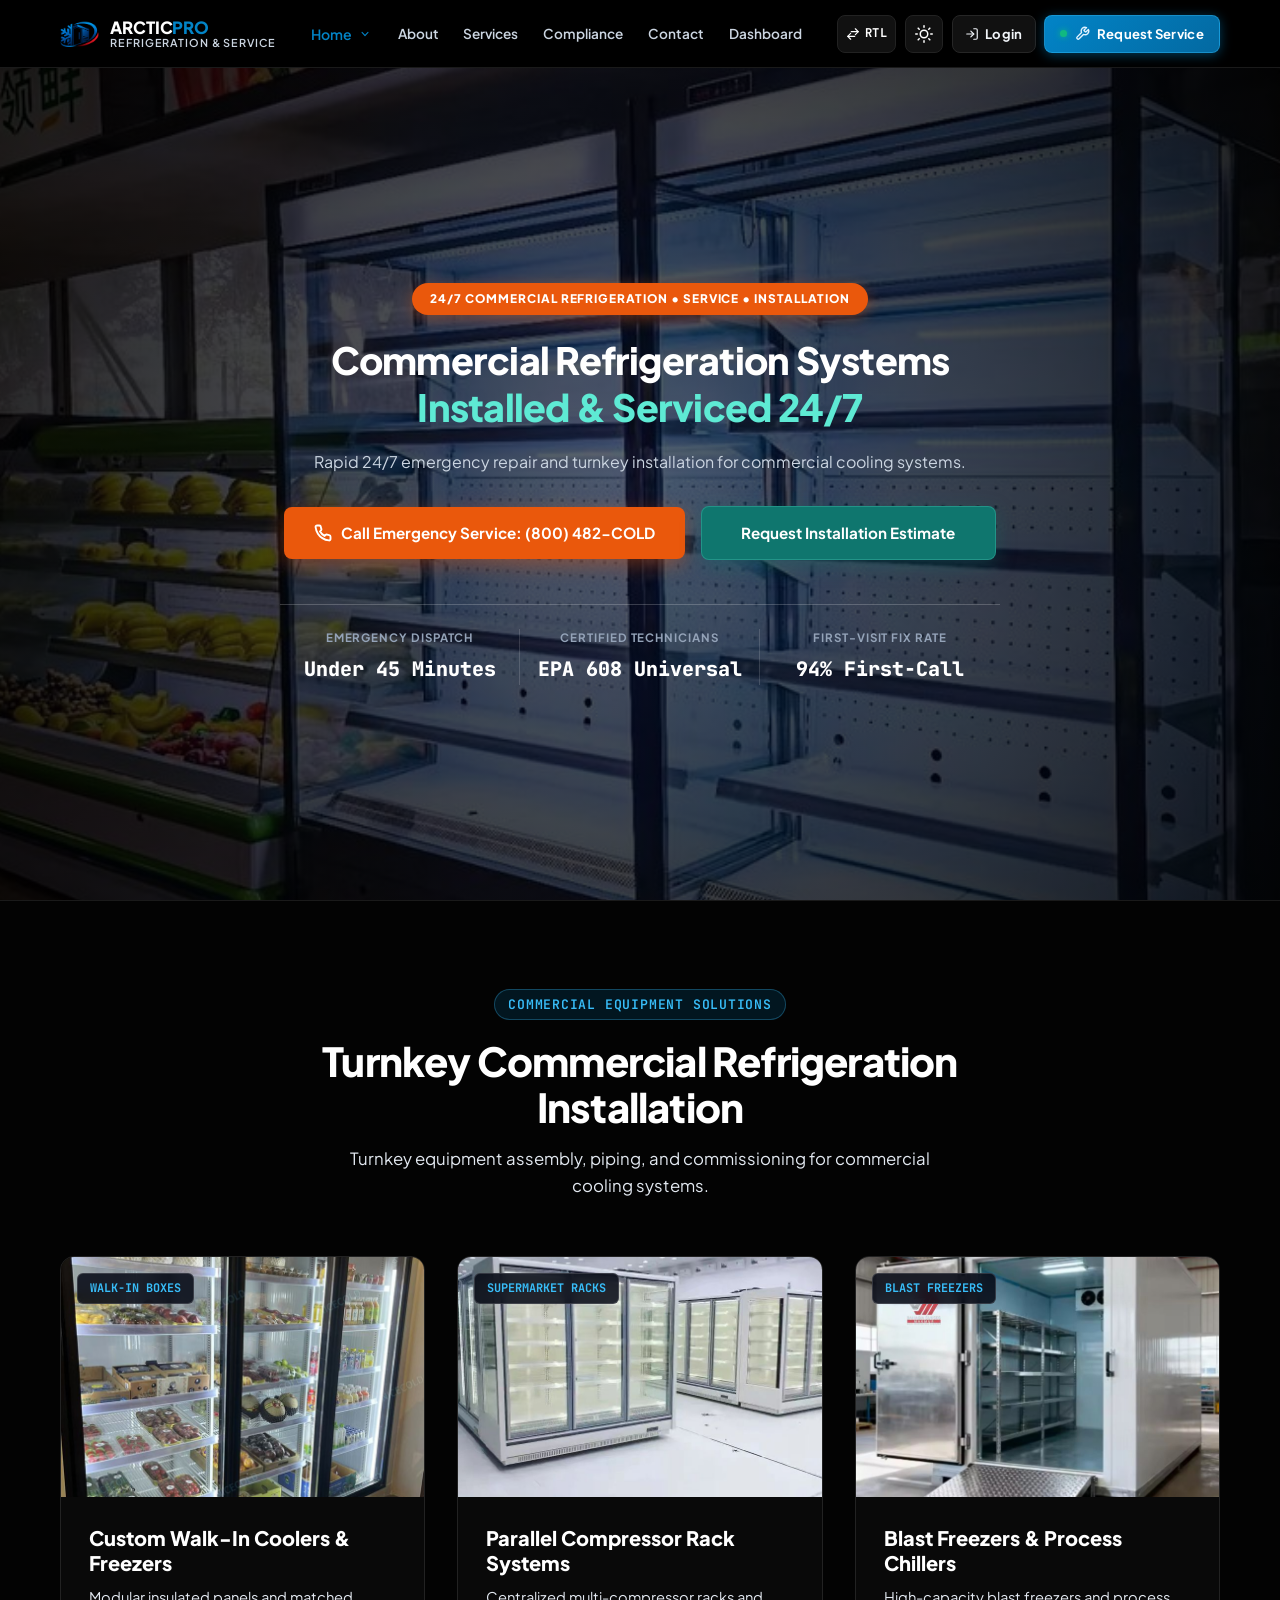
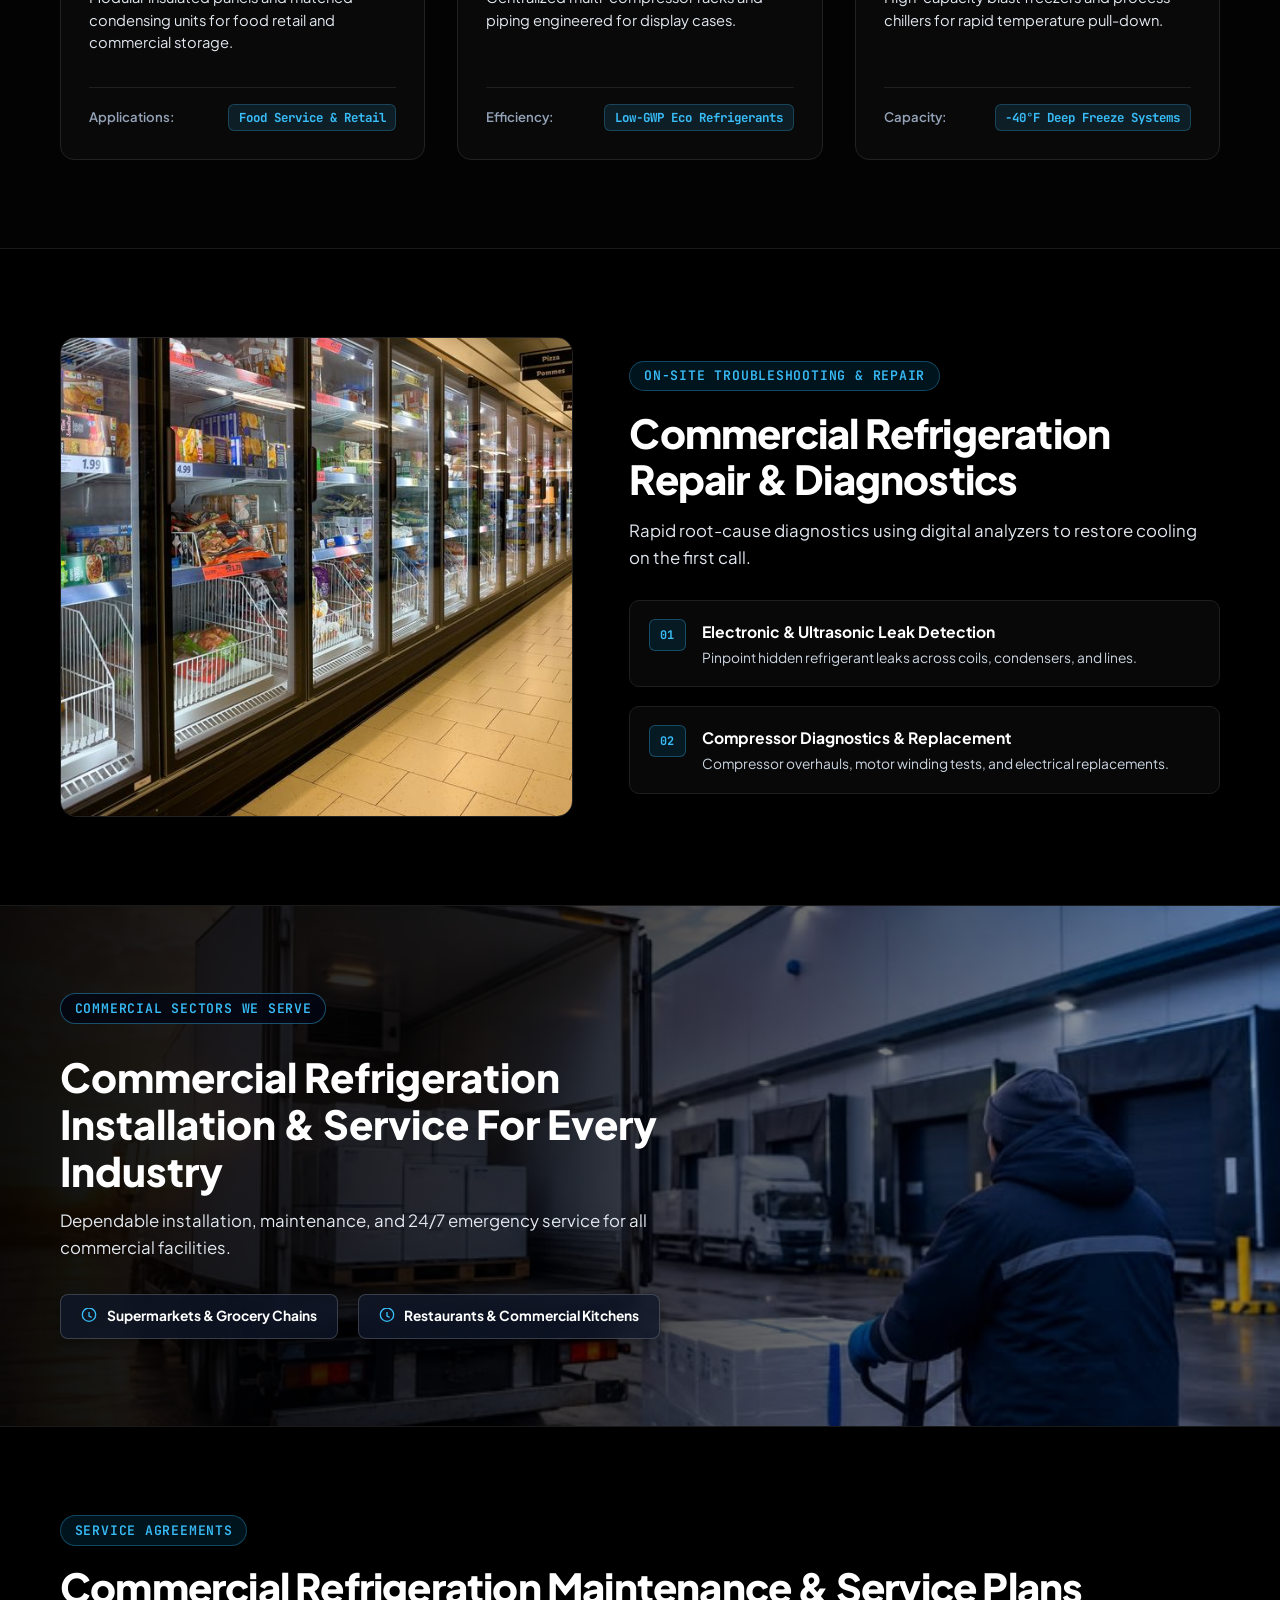
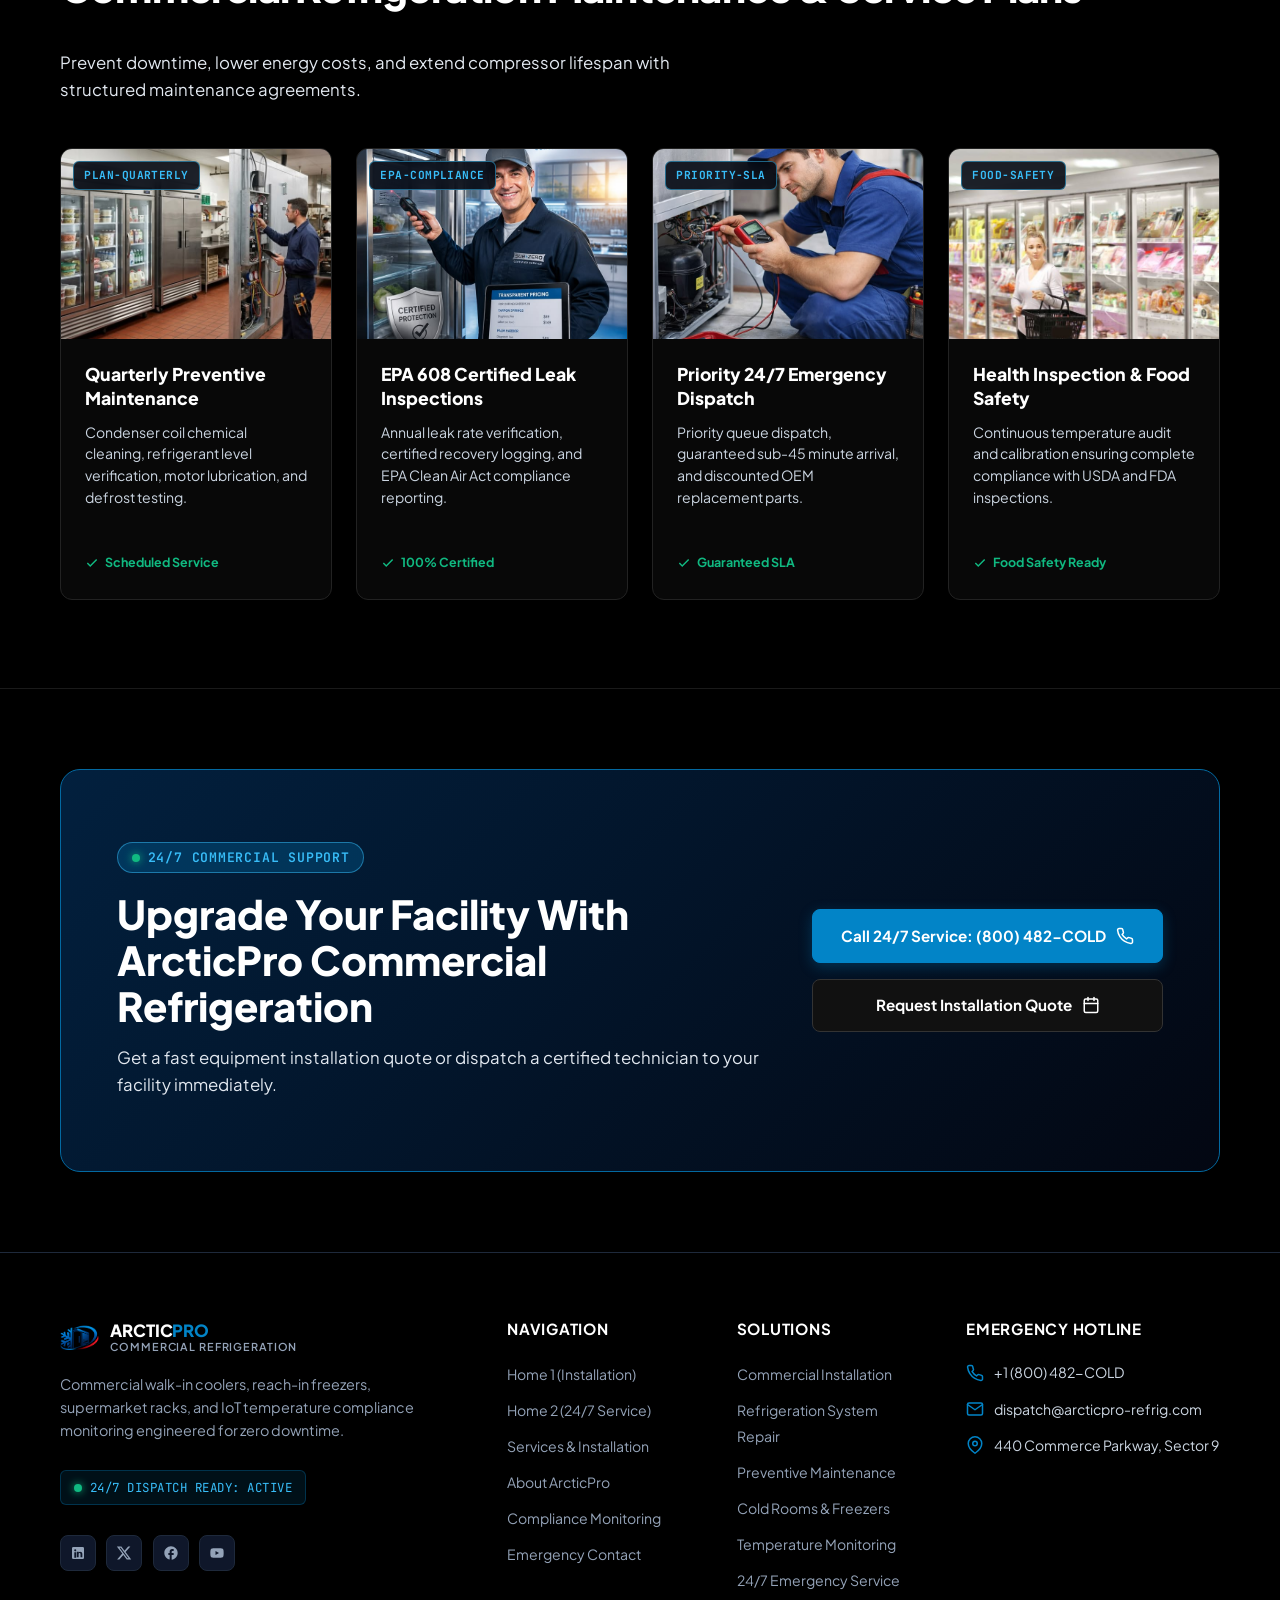
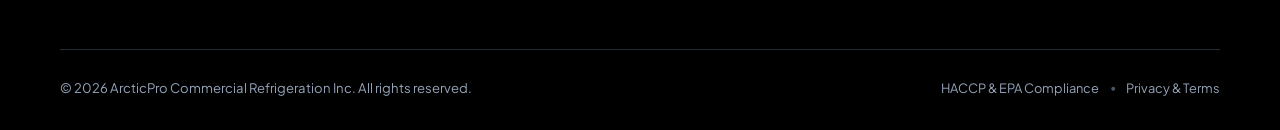
<file: home-2.html>
<!DOCTYPE html>
<html lang="en" dir="ltr" class="dark">

<head>
  <meta charset="UTF-8">
  <meta name="viewport" content="width=device-width, initial-scale=1.0">
  <title>Cold Chain Logistics & Automated Refrigeration Systems | ArcticPro</title>
  <meta name="description"
    content="Mission-critical cold chain infrastructure, automated cold storage retrieval, pharmaceutical cryo-vaults, and real-time compliance telemetry.">
  <link rel="icon" type="image/png" href="assets/images/icons/logo.png">
  <link rel="stylesheet" href="assets/css/style.css">
  <link rel="stylesheet" href="assets/css/responsive.css">
</head>

<body>

  <!-- ======================================================================
       BRANDED PAGE LOADER
       ====================================================================== -->
  <div id="page-loader" aria-hidden="true">
    <div class="loader-brand-box">
      <img src="assets/images/icons/logo.png" alt="ArcticPro Commercial Refrigeration" class="loader-logo">
      <div class="loader-title">ArcticPro Cold Chain</div>
      <div class="loader-bar-wrap">
        <div class="loader-bar"></div>
      </div>
    </div>
  </div>

  <!-- ======================================================================
       FIXED SLIM HEADER (Single-Line Desktop Alignment)
       ====================================================================== -->
  <header class="site-header" id="siteHeader">
    <div class="header-container">

      <!-- Brand Logo & Identity -->
      <a href="index.html" class="brand-link" id="brandLink" aria-label="ArcticPro Home">
        <img src="assets/images/icons/logo.png" alt="ArcticPro Commercial Refrigeration Logo" class="brand-logo-img">
        <div class="brand-text-wrap">
          <span class="brand-name">Arctic<span>Pro</span></span>
          <span class="brand-sub">Refrigeration & Service</span>
        </div>
      </a>

      <!-- Desktop Navigation (Exactly 6 Primary Nav Items) -->
      <nav class="desktop-nav" aria-label="Primary Navigation">
        <!-- 1. Home (Click-only Dropdown) -->
        <div class="nav-item" id="homeDropdownWrapper">
          <button type="button" class="nav-dropdown-btn active" id="homeDropdownBtn" aria-haspopup="true"
            aria-expanded="false" aria-label="Home menu">
            <span>Home</span>
            <svg class="dropdown-icon" viewBox="0 0 20 20" fill="currentColor" aria-hidden="true">
              <path fill-rule="evenodd"
                d="M5.23 7.21a.75.75 0 011.06.02L10 11.168l3.71-3.938a.75.75 0 111.08 1.04l-4.25 4.5a.75.75 0 01-1.08 0l-4.25-4.5a.75.75 0 01.02-1.06z"
                clip-rule="evenodd" />
            </svg>
          </button>
          <div class="nav-dropdown-menu" id="homeDropdownMenu" role="menu">
            <a href="index.html" class="dropdown-item" role="menuitem">Home 1 (Installation)</a>
            <a href="home-2.html" class="dropdown-item active" role="menuitem">Home 2 (24/7 Service)</a>
          </div>
        </div>

        <!-- 2. About -->
        <div class="nav-item">
          <a href="about.html" class="nav-link">About</a>
        </div>

        <!-- 3. Services -->
        <div class="nav-item">
          <a href="services.html" class="nav-link">Services</a>
        </div>



        <!-- 4. Compliance -->
        <div class="nav-item">
          <a href="compliance.html" class="nav-link">Compliance</a>
        </div>

        <!-- 5. Contact (Directly Visible) -->
        <div class="nav-item">
          <a href="contact.html" class="nav-link">Contact</a>
        </div>

        <!-- 6. Dashboard -->
        <div class="nav-item">
          <a href="dashboard.html" class="nav-link">Dashboard</a>
        </div>


      </nav>

      <!-- Header Action Controls: RTL, Dark Mode, Direct Login -->
      <div class="header-actions">
        <!-- RTL Toggle -->
        <button type="button" class="control-btn rtl-toggle-btn" id="rtlToggleBtn" aria-label="Toggle text direction RTL/LTR">
          <svg viewBox="0 0 24 24" fill="none" stroke="currentColor" stroke-width="2" stroke-linecap="round"
            stroke-linejoin="round" aria-hidden="true">
            <polyline points="16 3 21 8 16 13"></polyline>
            <line x1="21" y1="8" x2="9" y2="8"></line>
            <polyline points="8 21 3 16 8 11"></polyline>
            <line x1="3" y1="16" x2="15" y2="16"></line>
          </svg>
          <span class="rtl-text-indicator">RTL</span>
        </button>

        <!-- Dark Mode Toggle -->
        <button type="button" class="control-btn theme-toggle-btn" id="themeToggleBtn" aria-label="Toggle dark mode">
          <svg viewBox="0 0 24 24" fill="none" stroke="currentColor" stroke-width="2" stroke-linecap="round"
            stroke-linejoin="round" aria-hidden="true">
            <circle cx="12" cy="12" r="5"></circle>
            <line x1="12" y1="1" x2="12" y2="3"></line>
            <line x1="12" y1="21" x2="12" y2="23"></line>
            <line x1="4.22" y1="4.22" x2="5.64" y2="5.64"></line>
            <line x1="18.36" y1="18.36" x2="19.78" y2="19.78"></line>
            <line x1="1" y1="12" x2="3" y2="12"></line>
            <line x1="21" y1="12" x2="23" y2="12"></line>
            <line x1="4.22" y1="19.78" x2="5.64" y2="18.36"></line>
            <line x1="18.36" y1="5.64" x2="19.78" y2="4.22"></line>
          </svg>
        </button>

        <!-- Client Portal Login -->
        <a href="login.html" class="btn-login" id="headerLoginBtn" aria-label="Client Portal Login">
          <svg viewBox="0 0 24 24" fill="none" stroke="currentColor" stroke-width="2" stroke-linecap="round"
            stroke-linejoin="round" aria-hidden="true">
            <path d="M15 3h4a2 2 0 0 1 2 2v14a2 2 0 0 1-2 2h-4"></path>
            <polyline points="10 17 15 12 10 7"></polyline>
            <line x1="15" y1="12" x2="3" y2="12"></line>
          </svg>
          <span>Login</span>
        </a>

        <!-- Commercial Refrigeration Service CTA Button (Visible on Desktop, Hidden on Mobile Header) -->
        <a href="contact.html" class="btn-header-cta" id="headerCtaBtn" aria-label="Request Commercial Refrigeration Service">
          <span class="cta-pulse-dot" aria-hidden="true"></span>
          <svg viewBox="0 0 24 24" fill="none" stroke="currentColor" stroke-width="2.2" stroke-linecap="round"
            stroke-linejoin="round" aria-hidden="true">
            <path d="M14.7 6.3a1 1 0 0 0 0 1.4l1.6 1.6a1 1 0 0 0 1.4 0l3.77-3.77a6 6 0 0 1-7.94 7.94l-6.91 6.91a2.12 2.12 0 0 1-3-3l6.91-6.91a6 6 0 0 1 7.94-7.94l-3.76 3.76z"></path>
          </svg>
          <span>Request Service</span>
        </a>

        <!-- Mobile Drawer Toggle Hamburger -->
        <button type="button" class="mobile-menu-toggle" id="mobileMenuToggle" aria-label="Open mobile navigation menu">
          <svg viewBox="0 0 24 24" fill="none" stroke="currentColor" stroke-width="2" stroke-linecap="round"
            stroke-linejoin="round" style="width: 22px; height: 22px;" aria-hidden="true">
            <line x1="3" y1="12" x2="21" y2="12"></line>
            <line x1="3" y1="6" x2="21" y2="6"></line>
            <line x1="3" y1="18" x2="21" y2="18"></line>
          </svg>
        </button>
      </div>

    </div>
  </header>

  <!-- ======================================================================
       MOBILE DRAWER OVERLAY & MENU
       ====================================================================== -->
  <div class="mobile-drawer-overlay" id="mobileDrawerOverlay" aria-hidden="true"></div>
  <aside class="mobile-drawer" id="mobileDrawer" aria-label="Mobile Navigation">
    <div class="mobile-drawer-header">
      <div class="brand-link">
        <img src="assets/images/icons/logo.png" alt="ArcticPro Logo" class="brand-logo-img">
        <div class="brand-text-wrap">
          <span class="brand-name">Arctic<span>Pro</span></span>
          <span class="brand-sub">Refrigeration & Service</span>
        </div>
      </div>
      <button type="button" class="control-btn" id="mobileDrawerClose" aria-label="Close navigation drawer">
        <svg viewBox="0 0 24 24" fill="none" stroke="currentColor" stroke-width="2" stroke-linecap="round"
          stroke-linejoin="round" aria-hidden="true">
          <line x1="18" y1="6" x2="6" y2="18"></line>
          <line x1="6" y1="6" x2="18" y2="18"></line>
        </svg>
      </button>
    </div>

    <!-- Mobile Navigation Links -->
    <ul class="mobile-nav-list">
      <!-- Home Accordion (Click only) -->
      <li class="mobile-accordion-item" id="mobileHomeAccordion">
        <button type="button" class="mobile-nav-link active" id="mobileHomeAccordionBtn" aria-label="Toggle Home menu">
          <span>Home</span>
          <svg class="dropdown-icon" viewBox="0 0 20 20" fill="currentColor" aria-hidden="true">
            <path fill-rule="evenodd"
              d="M5.23 7.21a.75.75 0 011.06.02L10 11.168l3.71-3.938a.75.75 0 111.08 1.04l-4.25 4.5a.75.75 0 01-1.08 0l-4.25-4.5a.75.75 0 01.02-1.06z"
              clip-rule="evenodd" />
          </svg>
        </button>
        <div class="mobile-accordion-content">
          <a href="index.html" class="mobile-sub-link">Home 1 (Installation)</a>
          <a href="home-2.html" class="mobile-sub-link active">Home 2 (24/7 Service)</a>
        </div>
      </li>
      <li><a href="about.html" class="mobile-nav-link">About</a></li>
      <li><a href="services.html" class="mobile-nav-link">Services</a></li>

      <li><a href="compliance.html" class="mobile-nav-link">Compliance</a></li>

      <li><a href="contact.html" class="mobile-nav-link">Contact</a></li>
      <li><a href="dashboard.html" class="mobile-nav-link">Dashboard</a></li>
    </ul>

    <!-- Mobile Drawer Controls & Bottom Actions (CTA Button at the Very Last) -->
    <div class="mobile-drawer-footer">
      <div class="mobile-controls-row">
        <span style="font-size: 0.82rem; font-weight: 600; color: var(--text-muted);">Quick Settings</span>
        <div style="display: flex; gap: 0.5rem;">
          <button type="button" class="control-btn rtl-toggle-btn" aria-label="Toggle RTL mode">
            <svg viewBox="0 0 24 24" fill="none" stroke="currentColor" stroke-width="2" stroke-linecap="round"
              stroke-linejoin="round" aria-hidden="true">
              <polyline points="16 3 21 8 16 13"></polyline>
              <line x1="21" y1="8" x2="9" y2="8"></line>
              <polyline points="8 21 3 16 8 11"></polyline>
              <line x1="3" y1="16" x2="15" y2="16"></line>
            </svg>
          </button>
          <button type="button" class="control-btn theme-toggle-btn" aria-label="Toggle dark mode">
            <svg viewBox="0 0 24 24" fill="none" stroke="currentColor" stroke-width="2" stroke-linecap="round"
              stroke-linejoin="round" aria-hidden="true">
              <circle cx="12" cy="12" r="5"></circle>
              <line x1="12" y1="1" x2="12" y2="3"></line>
              <line x1="12" y1="21" x2="12" y2="23"></line>
              <line x1="4.22" y1="4.22" x2="5.64" y2="5.64"></line>
              <line x1="18.36" y1="18.36" x2="19.78" y2="19.78"></line>
              <line x1="1" y1="12" x2="3" y2="12"></line>
              <line x1="21" y1="12" x2="23" y2="12"></line>
              <line x1="4.22" y1="19.78" x2="5.64" y2="18.36"></line>
              <line x1="18.36" y1="5.64" x2="19.78" y2="4.22"></line>
            </svg>
          </button>
        </div>
      </div>

      <!-- Mobile Menu Login Button -->
      <a href="login.html" class="mobile-drawer-login-btn" id="mobileDrawerLoginBtn">
        <svg viewBox="0 0 24 24" fill="none" stroke="currentColor" stroke-width="2" stroke-linecap="round"
          stroke-linejoin="round" style="width: 18px; height: 18px;" aria-hidden="true">
          <path d="M15 3h4a2 2 0 0 1 2 2v14a2 2 0 0 1-2 2h-4"></path>
          <polyline points="10 17 15 12 10 7"></polyline>
          <line x1="15" y1="12" x2="3" y2="12"></line>
        </svg>
        <span>Client Portal Login</span>
      </a>

      <!-- Commercial CTA Button (Placed At the Very Last) -->
      <a href="contact.html" class="btn-header-cta mobile-drawer-cta-btn" id="mobileDrawerCtaBtn">
        <span class="cta-pulse-dot" aria-hidden="true"></span>
        <svg viewBox="0 0 24 24" fill="none" stroke="currentColor" stroke-width="2.2" stroke-linecap="round"
          stroke-linejoin="round" aria-hidden="true">
          <path
            d="M14.7 6.3a1 1 0 0 0 0 1.4l1.6 1.6a1 1 0 0 0 1.4 0l3.77-3.77a6 6 0 0 1-7.94 7.94l-6.91 6.91a2.12 2.12 0 0 1-3-3l6.91-6.91a6 6 0 0 1 7.94-7.94l-3.76 3.76z">
          </path>
        </svg>
        <span>Request Service &bull; 24/7 Dispatch</span>
      </a>
    </div>
  </aside>

  <!-- ======================================================================
       MAIN CONTENT: EXACTLY 6 MAIN CONTENT SECTIONS (HOME 2)
       Unique Architectural Layout - Zero Repetition from Home 1
       ====================================================================== -->
  <main id="mainContent">

    <!-- --------------------------------------------------------------------
         SECTION 1: HERO - COMMERCIAL REFRIGERATION SERVICE & INSTALLATION
         -------------------------------------------------------------------- -->
    <section class="home2-hero" id="home2Hero">

      <!-- Full Cover Background Image -->
      <img src="assets/images/hero/p38.jpg"
        alt="Commercial supermarket multi-rack refrigeration and walk-in cold chain systems" class="home2-hero-full-bg">

      <!-- Full-Width Dark Contrast Radial Overlay -->
      <div class="home2-hero-overlay">
        <div class="section-container">
          <div class="home2-hero-content-center">

            <!-- 1. Centered Orange Pill Eyebrow -->
            <div class="hero-center-badge">
              <span>24/7 Commercial Refrigeration &bull; Service &bull; Installation</span>
            </div>

            <!-- 2. Two-Tone Bold Headline -->
            <h1 class="hero-center-title">
              Commercial Refrigeration Systems<br>
              <span class="hero-title-cyan">Installed &amp; Serviced 24/7</span>
            </h1>

            <!-- 3. Clean Centered Lead Paragraph -->
            <p class="hero-center-desc">
              Rapid 24/7 emergency repair and turnkey installation for commercial cooling systems.
            </p>

            <!-- 4. Dual Centered Action Buttons -->
            <div class="hero-center-actions">
              <a href="tel:+18004822653" class="btn-hero-orange" id="heroBookServiceBtn">
                <svg width="18" height="18" viewBox="0 0 24 24" fill="none" stroke="currentColor" stroke-width="2.5">
                  <path
                    d="M22 16.92v3a2 2 0 0 1-2.18 2 19.79 19.79 0 0 1-8.63-3.07 19.5 19.5 0 0 1-6-6 19.79 19.79 0 0 1-3.07-8.67A2 2 0 0 1 4.11 2h3a2 2 0 0 1 2 1.72 12.84 12.84 0 0 0 .7 2.81 2 2 0 0 1-.45 2.11L8.09 9.91a16 16 0 0 0 6 6l1.27-1.27a2 2 0 0 1 2.11-.45 12.84 12.84 0 0 0 2.81.7A2 2 0 0 1 22 16.92z">
                  </path>
                </svg>
                <span>Call Emergency Service: (800) 482-COLD</span>
              </a>
              <a href="services.html" class="btn-hero-teal" id="heroExploreServicesBtn">
                <span>Request Installation Estimate</span>
              </a>
            </div>

            <!-- 5. 3-Column Symmetrical Precision Stat Bar -->
            <div class="hero-center-stats-bar">
              <div class="hero-stat-col">
                <span class="stat-col-lbl">EMERGENCY DISPATCH</span>
                <strong class="stat-col-val">Under 45 Minutes</strong>
              </div>
              <div class="hero-stat-col">
                <span class="stat-col-lbl">CERTIFIED TECHNICIANS</span>
                <strong class="stat-col-val">EPA 608 Universal</strong>
              </div>
              <div class="hero-stat-col">
                <span class="stat-col-lbl">FIRST-VISIT FIX RATE</span>
                <strong class="stat-col-val">94% First-Call </strong>
              </div>
            </div>

          </div>
        </div>

      </div>
    </section>

    <!-- --------------------------------------------------------------------
         SECTION 2: COMMERCIAL EQUIPMENT INSTALLATION & RETROFITS
         -------------------------------------------------------------------- -->
    <section class="section-wrapper home2-infrastructure" id="coldInfrastructure">
      <div class="section-container">

        <div style="text-align: center; max-width: 680px; margin: 0 auto 3.5rem;">
          <div class="eyebrow-badge">Commercial Equipment Solutions</div>
          <h2 class="section-title">Turnkey Commercial Refrigeration Installation</h2>
          <p class="section-desc" style="margin: 0 auto;">
            Turnkey equipment assembly, piping, and commissioning for commercial cooling systems.
          </p>
        </div>

        <div class="even-infrastructure-grid">

          <!-- Even Card 1 -->
          <div class="even-infra-card">
            <div class="even-card-img-wrap">
              <img src="assets/images/services/p10.jpg" alt="Commercial walk-in cooler and freezer installation">
              <span class="even-card-tag">Walk-In Boxes</span>
            </div>
            <div class="even-card-body">
              <h3 class="even-card-heading">Custom Walk-In Coolers &amp; Freezers</h3>
              <p class="even-card-text">
                Modular insulated panels and matched condensing units for food retail and commercial storage.
              </p>
              <div class="even-card-stat">
                <span>Applications:</span>
                <span>Food Service &amp; Retail</span>
              </div>
            </div>
          </div>

          <!-- Even Card 2 -->
          <div class="even-infra-card">
            <div class="even-card-img-wrap">
              <img src="assets/images/services/p40.jpg"
                alt="Supermarket multi-compressor parallel rack system installation">
              <span class="even-card-tag">Supermarket Racks</span>
            </div>
            <div class="even-card-body">
              <h3 class="even-card-heading">Parallel Compressor Rack Systems</h3>
              <p class="even-card-text">
                Centralized multi-compressor racks and piping engineered for display cases.
              </p>
              <div class="even-card-stat">
                <span>Efficiency:</span>
                <span>Low-GWP Eco Refrigerants</span>
              </div>
            </div>
          </div>

          <!-- Even Card 3 -->
          <div class="even-infra-card">
            <div class="even-card-img-wrap">
              <img src="assets/images/products/p9.jpg"
                alt="Commercial blast freezer and industrial cold storage equipment">
              <span class="even-card-tag">Blast Freezers</span>
            </div>
            <div class="even-card-body">
              <h3 class="even-card-heading">Blast Freezers &amp; Process Chillers</h3>
              <p class="even-card-text">
                High-capacity blast freezers and process chillers for rapid temperature pull-down.
              </p>
              <div class="even-card-stat">
                <span>Capacity:</span>
                <span>-40&deg;F Deep Freeze Systems</span>
              </div>
            </div>
          </div>

        </div>

      </div>
    </section>

    <!-- --------------------------------------------------------------------
         SECTION 3: ON-SITE DIAGNOSTICS & EMERGENCY REPAIR
         -------------------------------------------------------------------- -->
    <section class="section-wrapper home2-diagnostics" id="diagnosticEngineering">
      <div class="section-container">
        <div class="diag-split-grid">

          <!-- Column 1: Image -->
          <div class="diag-img-container">
            <img src="assets/images/sections/p12.jpg"
              alt="Certified commercial refrigeration technician diagnosing walk-in cooler condensing unit">
          </div>

          <!-- Column 2: Content & Checklist -->
          <div>
            <div class="eyebrow-badge">On-Site Troubleshooting &amp; Repair</div>
            <h2 class="section-title">Commercial Refrigeration Repair &amp; Diagnostics</h2>
            <p class="section-desc">
              Rapid root-cause diagnostics using digital analyzers to restore cooling on the first call.
            </p>

            <div class="diag-checklist">
              <div class="diag-item">
                <span class="diag-item-badge">01</span>
                <div class="diag-item-body">
                  <h4>Electronic &amp; Ultrasonic Leak Detection</h4>
                  <p>Pinpoint hidden refrigerant leaks across coils, condensers, and lines.</p>
                </div>
              </div>

              <div class="diag-item">
                <span class="diag-item-badge">02</span>
                <div class="diag-item-body">
                  <h4>Compressor Diagnostics &amp; Replacement</h4>
                  <p>Compressor overhauls, motor winding tests, and electrical replacements.</p>
                </div>
              </div>


            </div>
          </div>

        </div>
      </div>
    </section>

    <!-- --------------------------------------------------------------------
         SECTION 4: INDUSTRIES WE INSTALL & SERVICE
         -------------------------------------------------------------------- -->
    <section class="home2-distribution-full" id="multiTempLogistics">

      <!-- Full Cover Background Image -->
      <img src="assets/images/gallery/p13.jpg"
        alt="Commercial refrigeration service for distribution centers, supermarkets, and restaurants"
        class="distrib-full-bg">

      <!-- Full-Width Dark Gradient Overlay with Centered Inner Container -->
      <div class="distrib-content-strip">
        <div class="section-container">
          <div class="distrib-inner-wrap">
            <div class="eyebrow-badge"
              style="background: rgba(3, 7, 18, 0.85); border-color: rgba(56, 189, 248, 0.4); color: #38bdf8;">
              Commercial Sectors We Serve
            </div>
            <h2 class="distrib-title">Commercial Refrigeration Installation &amp; Service For Every Industry</h2>
            <p class="distrib-desc">
              Dependable installation, maintenance, and 24/7 emergency service for all commercial facilities.
            </p>

            <div class="distrib-chips-row">
              <div class="distrib-chip">
                <svg viewBox="0 0 24 24" fill="none" stroke="currentColor" stroke-width="2"
                  style="width: 16px; height: 16px;">
                  <circle cx="12" cy="10" r="10"></circle>
                  <polyline points="12 6 12 12 16 14"></polyline>
                </svg>
                <span>Supermarkets &amp; Grocery Chains</span>
              </div>
              <div class="distrib-chip">
                <svg viewBox="0 0 24 24" fill="none" stroke="currentColor" stroke-width="2"
                  style="width: 16px; height: 16px;">
                  <circle cx="12" cy="10" r="10"></circle>
                  <polyline points="12 6 12 12 16 14"></polyline>
                </svg>
                <span>Restaurants &amp; Commercial Kitchens</span>
              </div>

            </div>
          </div>
        </div>
      </div>

    </section>

    <!-- --------------------------------------------------------------------
         SECTION 5: PREVENTIVE MAINTENANCE CONTRACTS & PLANS
         -------------------------------------------------------------------- -->
    <section class="section-wrapper home2-matrix" id="complianceSLA">
      <div class="section-container">

        <div
          style="display: flex; align-items: flex-end; justify-content: space-between; flex-wrap: wrap; gap: 1.5rem;">
          <div>
            <div class="eyebrow-badge">Service Agreements</div>
            <h2 class="section-title">Commercial Refrigeration Maintenance &amp; Service Plans</h2>
          </div>
          <p class="section-desc">
            Prevent downtime, lower energy costs, and extend compressor lifespan with structured maintenance agreements.
          </p>
        </div>

        <div class="matrix-grid">

          <!-- Card 1: Quarterly Preventive Maintenance -->
          <div class="matrix-card">
            <div class="matrix-card-img-wrap">
              <img src="assets/images/services/p50.jpg"
                alt="Quarterly commercial refrigeration preventive maintenance on condenser unit">
              <span class="matrix-code-badge">PLAN-QUARTERLY</span>
            </div>
            <div class="matrix-card-body">
              <h3 class="matrix-title">Quarterly Preventive Maintenance</h3>
              <p class="matrix-text">Condenser coil chemical cleaning, refrigerant level verification, motor lubrication, and defrost testing.</p>
              <span class="matrix-status-pill">
                <svg viewBox="0 0 24 24" fill="none" stroke="currentColor" stroke-width="2.5"
                  style="width: 14px; height: 14px;">
                  <polyline points="20 6 9 17 4 12"></polyline>
                </svg>
                <span>Scheduled Service</span>
              </span>
            </div>
          </div>

          <!-- Card 2: EPA 608 Leak Inspections -->
          <div class="matrix-card">
            <div class="matrix-card-img-wrap">
              <img src="assets/images/services/p51.jpg"
                alt="Certified EPA 608 commercial refrigerant leak inspection on compressor rack">
              <span class="matrix-code-badge">EPA-COMPLIANCE</span>
            </div>
            <div class="matrix-card-body">
              <h3 class="matrix-title">EPA 608 Certified Leak Inspections</h3>
              <p class="matrix-text">Annual leak rate verification, certified recovery logging, and EPA Clean Air Act compliance reporting.</p>
              <span class="matrix-status-pill">
                <svg viewBox="0 0 24 24" fill="none" stroke="currentColor" stroke-width="2.5"
                  style="width: 14px; height: 14px;">
                  <polyline points="20 6 9 17 4 12"></polyline>
                </svg>
                <span>100% Certified</span>
              </span>
            </div>
          </div>

          <!-- Card 3: Priority 24/7 Emergency Dispatch -->
          <div class="matrix-card">
            <div class="matrix-card-img-wrap">
              <img src="assets/images/services/p52.jpg"
                alt="Priority 24/7 rapid emergency commercial refrigeration dispatch technician">
              <span class="matrix-code-badge">PRIORITY-SLA</span>
            </div>
            <div class="matrix-card-body">
              <h3 class="matrix-title">Priority 24/7 Emergency Dispatch</h3>
              <p class="matrix-text">Priority queue dispatch, guaranteed sub-45 minute arrival, and discounted OEM replacement parts.</p>
              <span class="matrix-status-pill">
                <svg viewBox="0 0 24 24" fill="none" stroke="currentColor" stroke-width="2.5"
                  style="width: 14px; height: 14px;">
                  <polyline points="20 6 9 17 4 12"></polyline>
                </svg>
                <span>Guaranteed SLA</span>
              </span>
            </div>
          </div>

          <!-- Card 4: Health Inspection & Food Safety -->
          <div class="matrix-card">
            <div class="matrix-card-img-wrap">
              <img src="assets/images/services/p53.jpg"
                alt="Commercial supermarket food safety refrigeration temperature audit and calibration">
              <span class="matrix-code-badge">FOOD-SAFETY</span>
            </div>
            <div class="matrix-card-body">
              <h3 class="matrix-title">Health Inspection &amp; Food Safety</h3>
              <p class="matrix-text">Continuous temperature audit and calibration ensuring complete compliance with USDA and FDA inspections.</p>
              <span class="matrix-status-pill">
                <svg viewBox="0 0 24 24" fill="none" stroke="currentColor" stroke-width="2.5"
                  style="width: 14px; height: 14px;">
                  <polyline points="20 6 9 17 4 12"></polyline>
                </svg>
                <span>Food Safety Ready</span>
              </span>
            </div>
          </div>

        </div>

      </div>
    </section>

    <!-- --------------------------------------------------------------------
         SECTION 6: CTA - SERVICE CALL & INSTALLATION QUOTE
         -------------------------------------------------------------------- -->
    <section class="home2-cta" id="home2CTA">
      <div class="section-container">
        <div class="home2-cta-box">
          <div class="home2-cta-content">
            <div class="eyebrow-badge"
              style="background: rgba(2, 132, 199, 0.25); border-color: rgba(56, 189, 248, 0.5); color: #38bdf8;">
              <span class="telemetry-pulse"></span>
              <span>24/7 Commercial Support</span>
            </div>
            <h2 class="home2-cta-title">
              Upgrade Your Facility With ArcticPro Commercial Refrigeration
            </h2>
            <p class="home2-cta-desc">
              Get a fast equipment installation quote or dispatch a certified technician to your facility immediately.
            </p>
          </div>

          <div class="home2-cta-btns">
            <a href="tel:+18004822653" class="btn-primary-action" id="home2AuditBtn">
              <span>Call 24/7 Service: (800) 482-COLD</span>
              <svg viewBox="0 0 24 24" fill="none" stroke="currentColor" stroke-width="2" stroke-linecap="round"
                stroke-linejoin="round" style="width: 18px; height: 18px;" aria-hidden="true">
                <path
                  d="M22 16.92v3a2 2 0 0 1-2.18 2 19.79 19.79 0 0 1-8.63-3.07 19.5 19.5 0 0 1-6-6 19.79 19.79 0 0 1-3.07-8.67A2 2 0 0 1 4.11 2h3a2 2 0 0 1 2 1.72 12.84 12.84 0 0 0 .7 2.81 2 2 0 0 1-.45 2.11L8.09 9.91a16 16 0 0 0 6 6l1.27-1.27a2 2 0 0 1 2.11-.45 12.84 12.84 0 0 0 2.81.7A2 2 0 0 1 22 16.92z">
                </path>
              </svg>
            </a>
            <a href="contact.html" class="btn-secondary-action" id="home2DashboardBtn">
              <span>Request Installation Quote</span>
              <svg viewBox="0 0 24 24" fill="none" stroke="currentColor" stroke-width="2" stroke-linecap="round"
                stroke-linejoin="round" style="width: 18px; height: 18px;" aria-hidden="true">
                <rect x="3" y="4" width="18" height="18" rx="2" ry="2"></rect>
                <line x1="16" y1="2" x2="16" y2="6"></line>
                <line x1="8" y1="2" x2="8" y2="6"></line>
                <line x1="3" y1="10" x2="21" y2="10"></line>
              </svg>
            </a>
          </div>
        </div>
      </div>
    </section>

  </main>

  <!-- ======================================================================
       SHARED FOOTER (Editorial & Technical Precision)
       ====================================================================== -->
  <footer class="site-footer">
    <div class="footer-container">
      <div class="footer-top-grid">

        <!-- Brand & Description -->
        <div class="footer-brand-col">
          <a href="index.html" class="brand-link">
            <img src="assets/images/icons/logo.png" alt="ArcticPro Logo" class="brand-logo-img">
            <div class="brand-text-wrap">
              <span class="brand-name" style="color: #ffffff;">Arctic<span
                  style="color: var(--brand-blue);">Pro</span></span>
              <span class="brand-sub" style="color: #94a3b8;">Commercial Refrigeration</span>
            </div>
          </a>
          <p class="footer-brand-desc">
            Commercial walk-in coolers, reach-in freezers, supermarket racks, and IoT temperature compliance monitoring
            engineered for zero downtime.
          </p>
          <div class="footer-telemetry-badge">
            <span class="telemetry-pulse"></span>
            <span>24/7 DISPATCH READY: ACTIVE</span>
          </div>
          <div class="footer-social-links" aria-label="ArcticPro Social Channels">
            <a href="https://linkedin.com" target="_blank" rel="noopener noreferrer" class="footer-social-btn"
              aria-label="LinkedIn" title="LinkedIn">
              <svg viewBox="0 0 24 24" fill="currentColor">
                <path
                  d="M19 3a2 2 0 0 1 2 2v14a2 2 0 0 1-2 2H5a2 2 0 0 1-2-2V5a2 2 0 0 1 2-2h14m-.5 15.5v-5.3a3.26 3.26 0 0 0-3.26-3.26c-.85 0-1.84.52-2.28 1.3v-1.11h-2.79v8.37h2.79v-4.93c0-.77.62-1.4 1.39-1.4a1.4 1.4 0 0 1 1.4 1.4v4.93h2.75M6.46 10.9v8.37H9.2V10.9H6.46M7.83 6.45a1.6 1.6 0 1 0 0 3.2 1.6 1.6 0 0 0 0-3.2z" />
              </svg>
            </a>
            <a href="https://twitter.com" target="_blank" rel="noopener noreferrer" class="footer-social-btn"
              aria-label="X (formerly Twitter)" title="X (Twitter)">
              <svg viewBox="0 0 24 24" fill="currentColor">
                <path
                  d="M18.244 2.25h3.308l-7.227 8.26 8.502 11.24H16.17l-5.214-6.817L4.99 21.75H1.68l7.73-8.835L1.254 2.25H8.08l4.713 6.231zm-1.161 17.52h1.833L7.084 4.126H5.117z" />
              </svg>
            </a>
            <a href="https://facebook.com" target="_blank" rel="noopener noreferrer" class="footer-social-btn"
              aria-label="Facebook" title="Facebook">
              <svg viewBox="0 0 24 24" fill="currentColor">
                <path
                  d="M22 12c0-5.52-4.48-10-10-10S2 6.48 2 12c0 4.84 3.44 8.87 8 9.8V15H8v-3h2V9.5C10 7.57 11.57 6 13.5 6H16v3h-2c-.55 0-1 .45-1 1v2h3v3h-3v6.95C18.05 21.45 22 17.19 22 12z" />
              </svg>
            </a>
            <a href="https://youtube.com" target="_blank" rel="noopener noreferrer" class="footer-social-btn"
              aria-label="YouTube" title="YouTube">
              <svg viewBox="0 0 24 24" fill="currentColor">
                <path
                  d="M21.58 7.19c-.23-.86-.91-1.54-1.77-1.77C18.25 5 12 5 12 5s-6.25 0-7.81.42c-.86.23-1.54.91-1.77 1.77C2 8.75 2 12 2 12s0 3.25.42 4.81c.23.86.91 1.54 1.77 1.77C5.75 19 12 19 12 19s6.25 0 7.81-.42c.86-.23 1.54-.91 1.77-1.77C22 15.25 22 12 22 12s0-3.25-.42-4.81zM9.75 15.02V8.98L15 12l-5.25 3.02z" />
              </svg>
            </a>
          </div>
        </div>

        <!-- Quick Navigation -->
        <div>
          <h2 class="footer-heading">Navigation</h2>
          <ul class="footer-nav-list">
            <li><a href="index.html">Home 1 (Installation)</a></li>
            <li><a href="home-2.html">Home 2 (24/7 Service)</a></li>
            <li><a href="services.html">Services & Installation</a></li>
            <li><a href="about.html">About ArcticPro</a></li>
            <li><a href="compliance.html">Compliance Monitoring</a></li>
            <li><a href="contact.html">Emergency Contact</a></li>
          </ul>
        </div>

        <!-- Solutions -->
        <div>
          <h2 class="footer-heading">Solutions</h2>
          <ul class="footer-nav-list">
            <li><a href="services.html#installation">Commercial Installation</a></li>
            <li><a href="services.html#repair">Refrigeration System Repair</a></li>
            <li><a href="services.html#maintenance">Preventive Maintenance</a></li>
            <li><a href="services.html#cold-rooms">Cold Rooms &amp; Freezers</a></li>
            <li><a href="services.html#compliance">Temperature Monitoring</a></li>
            <li><a href="services.html#emergency">24/7 Emergency Service</a></li>
          </ul>
        </div>

        <!-- Contact & Emergency Dispatch -->
        <div>
          <h2 class="footer-heading">Emergency Hotline</h2>
          <div style="display: flex; flex-direction: column; gap: 0.85rem;">
            <div class="footer-contact-item">
              <svg viewBox="0 0 24 24" fill="none" stroke="currentColor" stroke-width="2" stroke-linecap="round"
                stroke-linejoin="round" aria-hidden="true">
                <path
                  d="M22 16.92v3a2 2 0 0 1-2.18 2 19.79 19.79 0 0 1-8.63-3.07 19.5 19.5 0 0 1-6-6 19.79 19.79 0 0 1-3.07-8.67A2 2 0 0 1 4.11 2h3a2 2 0 0 1 2 1.72 12.84 12.84 0 0 0 .7 2.81 2 2 0 0 1-.45 2.11L8.09 9.91a16 16 0 0 0 6 6l1.27-1.27a2 2 0 0 1 2.11-.45 12.84 12.84 0 0 0 2.81.7A2 2 0 0 1 22 16.92z">
                </path>
              </svg>
              <span>+1 (800) 482-COLD</span>
            </div>
            <div class="footer-contact-item">
              <svg viewBox="0 0 24 24" fill="none" stroke="currentColor" stroke-width="2" stroke-linecap="round"
                stroke-linejoin="round" aria-hidden="true">
                <path d="M4 4h16c1.1 0 2 .9 2 2v12c0 1.1-.9 2-2 2H4c-1.1 0-2-.9-2-2V6c0-1.1.9-2 2-2z"></path>
                <polyline points="22,6 12,13 2,6"></polyline>
              </svg>
              <span>dispatch@arcticpro-refrig.com</span>
            </div>
            <div class="footer-contact-item">
              <svg viewBox="0 0 24 24" fill="none" stroke="currentColor" stroke-width="2" stroke-linecap="round"
                stroke-linejoin="round" aria-hidden="true">
                <path d="M21 10c0 7-9 13-9 13s-9-6-9-13a9 9 0 0 1 18 0z"></path>
                <circle cx="12" cy="10" r="3"></circle>
              </svg>
              <span>440 Commerce Parkway, Sector 9</span>
            </div>
          </div>
        </div>

      </div>

      <div class="footer-bottom">
        <div class="footer-copyright">
          <span>&copy; 2026 ArcticPro Commercial Refrigeration Inc. All rights reserved.</span>
        </div>
        <div class="footer-bottom-links">
          <a href="compliance.html">HACCP &amp; EPA Compliance</a>
          <span class="footer-link-divider" aria-hidden="true">&bull;</span>
          <a href="contact.html">Privacy &amp; Terms</a>
        </div>
      </div>
    </div>
  </footer>

  <!-- ======================================================================
       SCROLL TO TOP BUTTON
       ====================================================================== -->
  <button type="button" id="scroll-to-top" aria-label="Scroll to top of page">
    <svg viewBox="0 0 24 24" fill="none" stroke="currentColor" stroke-width="2.5" stroke-linecap="round"
      stroke-linejoin="round" style="width: 20px; height: 20px;" aria-hidden="true">
      <polyline points="18 15 12 9 6 15"></polyline>
    </svg>
  </button>

  <!-- SHARED JAVASCRIPT -->
  <script src="assets/js/main.js"></script>
</body>

</html>
</file>
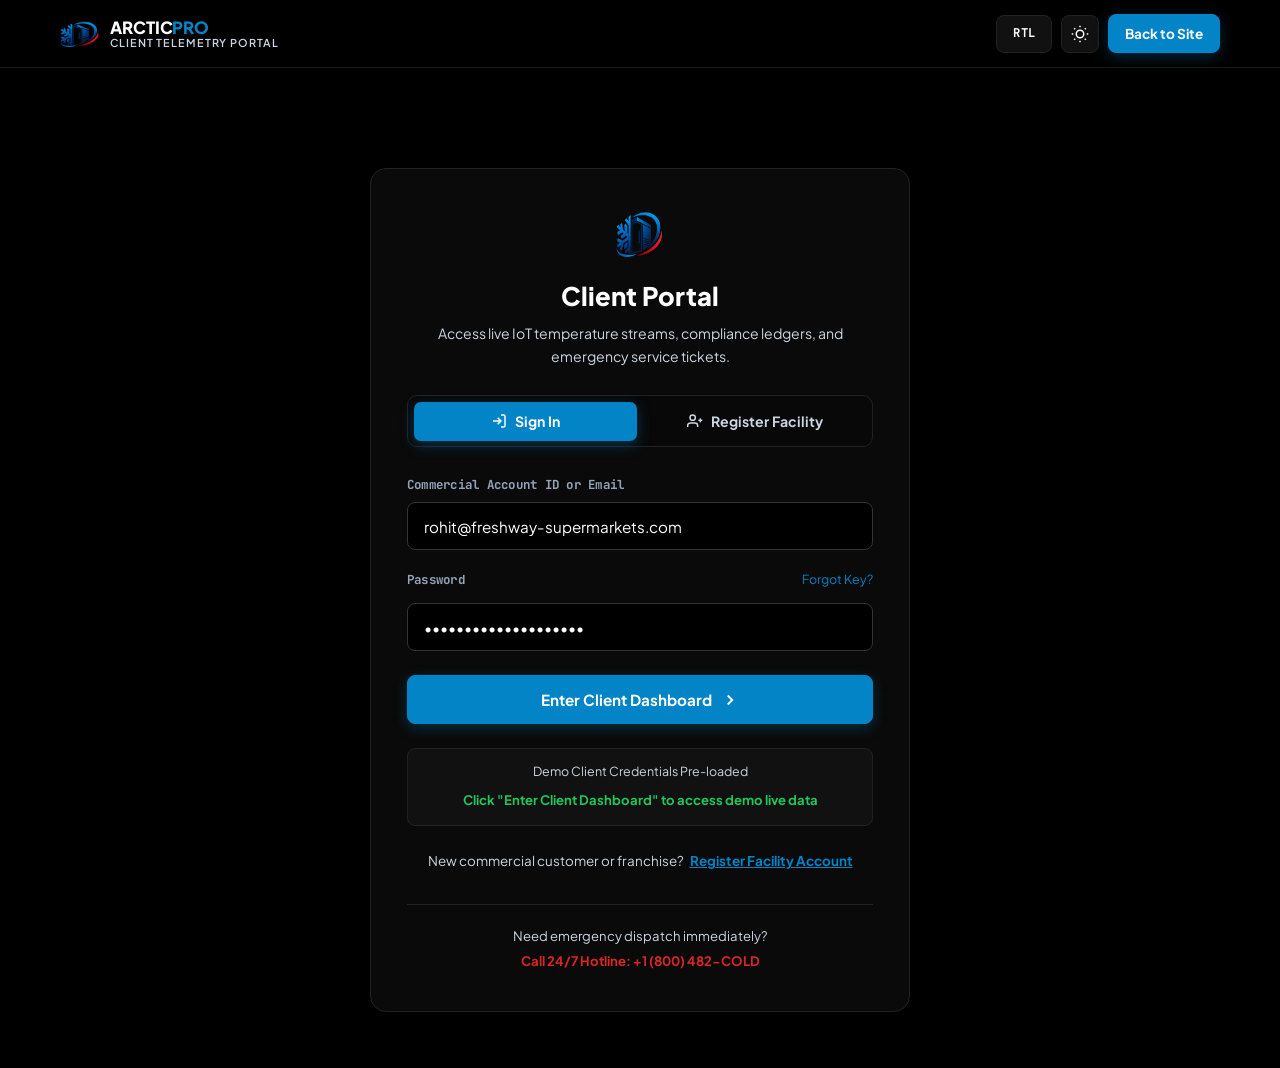
<file: login.html>
<!DOCTYPE html>
<html lang="en" dir="ltr" class="dark">

<head>
  <meta charset="UTF-8">
  <meta name="viewport" content="width=device-width, initial-scale=1.0">
  <title>Client Portal Login | ArcticPro Commercial Refrigeration</title>
  <meta name="description"
    content="Secure client portal login for ArcticPro commercial refrigeration facilities. Access live temperature compliance telemetry, schedule maintenance, and track work orders.">
  <link rel="icon" type="image/png" href="assets/images/icons/logo.png">
  <link rel="stylesheet" href="assets/css/style.css">
  <link rel="stylesheet" href="assets/css/responsive.css">
</head>

<body style="min-height: 100vh; display: flex; flex-direction: column; justify-content: center; background-color: var(--bg-body);">

  <!-- Fixed Top Header -->
  <header class="site-header" id="siteHeader">
    <div class="header-container">
      <a href="index.html" class="brand-link" id="brandLink" aria-label="ArcticPro Home">
        <img src="assets/images/icons/logo.png" alt="ArcticPro Commercial Refrigeration Logo" class="brand-logo-img">
        <div class="brand-text-wrap">
          <span class="brand-name">Arctic<span>Pro</span></span>
          <span class="brand-sub">Client Telemetry Portal</span>
        </div>
      </a>
      <div class="header-actions">
        <button type="button" class="control-btn rtl-toggle-btn" aria-label="Toggle text direction RTL/LTR">
          <span class="rtl-text-indicator">RTL</span>
        </button>
        <button type="button" class="control-btn theme-toggle-btn" aria-label="Toggle color theme">
          <svg class="theme-icon-sun" viewBox="0 0 24 24" fill="none" stroke="currentColor" stroke-width="2">
            <circle cx="12" cy="12" r="5"></circle>
            <line x1="12" y1="1" x2="12" y2="3"></line>
            <line x1="12" y1="21" x2="12" y2="23"></line>
            <line x1="4.22" y1="4.22" x2="5.64" y2="5.64"></line>
            <line x1="18.36" y1="18.36" x2="19.78" y2="19.78"></line>
            <line x1="1" y1="12" x2="3" y2="12"></line>
            <line x1="21" y1="12" x2="23" y2="12"></line>
            <line x1="4.22" y1="19.78" x2="5.64" y2="18.36"></line>
            <line x1="18.36" y1="5.64" x2="19.78" y2="4.22"></line>
          </svg>
        </button>
        <a href="index.html" class="btn-primary-action" style="padding: 0.45rem 1rem; font-size: 0.85rem;">
          <span>Back to Site</span>
        </a>
      </div>
    </div>
  </header>

  <!-- Login & Registration Container -->
  <main class="section-container" style="padding-top: calc(var(--header-height) + 2rem); padding-bottom: 3.5rem; display: flex; justify-content: center; align-items: center; flex: 1;">
    <div style="width: 100%; max-width: 540px; background-color: var(--bg-surface); border: 1px solid var(--border-subtle); border-radius: 16px; padding: 2.5rem 2.25rem; box-shadow: 0 20px 50px rgba(0, 0, 0, 0.4);">
      
      <!-- Brand Header -->
      <div style="text-align: center; margin-bottom: 1.75rem;">
        <img src="assets/images/icons/logo.png" alt="ArcticPro Logo" style="width: 48px; height: 48px; margin-bottom: 0.75rem;">
        <h1 id="authTitle" style="font-size: 1.6rem; font-weight: 800; color: var(--text-main); margin-bottom: 0.35rem;">Client Portal</h1>
        <p id="authSubtitle" style="font-size: 0.88rem; color: var(--text-muted); max-width: 420px; margin: 0 auto;">Access live IoT temperature streams, compliance ledgers, and emergency service tickets.</p>
      </div>

      <!-- Auth Switcher Tabs (Sign In / Register) -->
      <div class="auth-tabs-nav" role="tablist" aria-label="Portal access options">
        <button type="button" class="auth-tab-btn active" id="tabLoginBtn" role="tab" aria-selected="true" aria-controls="loginTabPanel">
          <svg viewBox="0 0 24 24" fill="none" stroke="currentColor" stroke-width="2.2" style="width: 16px; height: 16px;" aria-hidden="true">
            <path d="M15 3h4a2 2 0 0 1 2 2v14a2 2 0 0 1-2 2h-4"></path>
            <polyline points="10 17 15 12 10 7"></polyline>
            <line x1="15" y1="12" x2="3" y2="12"></line>
          </svg>
          <span>Sign In</span>
        </button>
        <button type="button" class="auth-tab-btn" id="tabRegisterBtn" role="tab" aria-selected="false" aria-controls="registerTabPanel">
          <svg viewBox="0 0 24 24" fill="none" stroke="currentColor" stroke-width="2.2" style="width: 16px; height: 16px;" aria-hidden="true">
            <path d="M16 21v-2a4 4 0 0 0-4-4H5a4 4 0 0 0-4 4v2"></path>
            <circle cx="8.5" cy="7" r="4"></circle>
            <line x1="20" y1="8" x2="20" y2="14"></line>
            <line x1="23" y1="11" x2="17" y2="11"></line>
          </svg>
          <span>Register Facility</span>
        </button>
      </div>

      <!-- Success Feedback Alert Banner -->
      <div id="authAlertSuccess" class="form-alert-success" style="margin-bottom: 1.5rem;" role="alert">
        <svg viewBox="0 0 24 24" fill="none" stroke="currentColor" stroke-width="2.5" style="width: 20px; height: 20px; flex-shrink: 0;" aria-hidden="true">
          <polyline points="20 6 9 17 4 12"></polyline>
        </svg>
        <span id="authAlertText">Account created successfully! Redirecting to Client Dashboard...</span>
      </div>

      <!-- ===================================================================
           PANEL 1: SIGN IN FORM
           =================================================================== -->
      <div class="auth-panel" id="loginTabPanel" role="tabpanel" aria-labelledby="tabLoginBtn">
        <form id="clientLoginForm" action="dashboard.html" method="get">
          <div class="form-field" style="margin-bottom: 1.25rem;">
            <label for="loginEmail" class="form-label">Commercial Account ID or Email</label>
            <input type="email" id="loginEmail" class="form-input" value="rohit@freshway-supermarkets.com" required placeholder="name@company.com">
          </div>

          <div class="form-field" style="margin-bottom: 1.5rem;">
            <div style="display: flex; justify-content: space-between; align-items: center; margin-bottom: 0.35rem;">
              <label for="loginPass" class="form-label" style="margin-bottom: 0;">Password</label>
              <a href="contact.html" style="font-size: 0.78rem; color: var(--brand-blue); text-decoration: none;">Forgot Key?</a>
            </div>
            <input type="password" id="loginPass" class="form-input" value="ArcticPro2026Secure!" required placeholder="Enter facility password">
          </div>

          <button type="submit" class="btn-primary-action btn-block" style="width: 100%; justify-content: center; padding: 0.85rem; font-size: 0.95rem;">
            <span>Enter Client Dashboard</span>
            <svg width="18" height="18" viewBox="0 0 24 24" fill="none" stroke="currentColor" stroke-width="2.5" aria-hidden="true">
              <polyline points="9 18 15 12 9 6"></polyline>
            </svg>
          </button>

          <div style="margin-top: 1.5rem; padding: 0.85rem; background-color: var(--bg-surface-elevated); border: 1px solid var(--border-subtle); border-radius: 8px; text-align: center;">
            <span style="font-size: 0.78rem; color: var(--text-muted); display: block; margin-bottom: 0.25rem;">Demo Client Credentials Pre-loaded</span>
            <strong style="font-size: 0.82rem; color: #22c55e;">Click "Enter Client Dashboard" to access demo live data</strong>
          </div>
        </form>

        <div class="auth-toggle-link-row">
          <span>New commercial customer or franchise?</span>
          <button type="button" class="auth-switch-link" id="switchToRegisterBtn">Register Facility Account</button>
        </div>
      </div>

      <!-- ===================================================================
           PANEL 2: REGISTER FACILITY FORM
           =================================================================== -->
      <div class="auth-panel hidden" id="registerTabPanel" role="tabpanel" aria-labelledby="tabRegisterBtn">
        <form id="clientRegisterForm">
          
          <!-- Name & Company (2 columns) -->
          <div class="auth-register-grid-2" style="margin-bottom: 1.15rem;">
            <div class="form-field">
              <label for="regFullName" class="form-label">Facility Manager Name *</label>
              <input type="text" id="regFullName" class="form-input" required placeholder="e.g. David Miller">
            </div>
            <div class="form-field">
              <label for="regCompany" class="form-label">Company / Chain Name *</label>
              <input type="text" id="regCompany" class="form-input" required placeholder="e.g. Apex Cold Logistics">
            </div>
          </div>

          <!-- Email & Phone (2 columns) -->
          <div class="auth-register-grid-2" style="margin-bottom: 1.15rem;">
            <div class="form-field">
              <label for="regEmail" class="form-label">Business Email *</label>
              <input type="email" id="regEmail" class="form-input" required placeholder="manager@company.com">
            </div>
            <div class="form-field">
              <label for="regPhone" class="form-label">Facility Phone *</label>
              <input type="tel" id="regPhone" class="form-input" required placeholder="+1 (555) 000-0000">
            </div>
          </div>

          <!-- Facility Type Dropdown -->
          <div class="form-field" style="margin-bottom: 1.15rem;">
            <label for="regFacilityType" class="form-label">Facility Classification *</label>
            <select id="regFacilityType" class="form-select" required>
              <option value="" disabled selected>Select facility type...</option>
              <option value="supermarket">Commercial Supermarket / Retail Grocery</option>
              <option value="cold-storage">Cold Storage &amp; Refrigerated Distribution Hub</option>
              <option value="food-processing">Food Processing &amp; Packaging Facility</option>
              <option value="restaurant">Restaurant, Kitchen &amp; Hospitality Chain</option>
              <option value="pharma">Pharmaceutical Cleanroom / Cryo Vault</option>
              <option value="other">General Commercial Refrigeration Facility</option>
            </select>
          </div>

          <!-- Password & Confirm Password (2 columns) -->
          <div class="auth-register-grid-2" style="margin-bottom: 1.25rem;">
            <div class="form-field">
              <label for="regPassword" class="form-label">Create Password *</label>
              <input type="password" id="regPassword" class="form-input" required placeholder="At least 8 chars" minlength="8">
            </div>
            <div class="form-field">
              <label for="regConfirmPassword" class="form-label">Confirm Password *</label>
              <input type="password" id="regConfirmPassword" class="form-input" required placeholder="Repeat password" minlength="8">
            </div>
          </div>

          <!-- Terms Checkbox -->
          <div style="display: flex; align-items: flex-start; gap: 0.65rem; margin-bottom: 1.5rem;">
            <input type="checkbox" id="regTerms" required style="margin-top: 0.25rem; accent-color: var(--brand-blue); width: 16px; height: 16px; cursor: pointer;">
            <label for="regTerms" style="font-size: 0.8rem; color: var(--text-muted); line-height: 1.45; cursor: pointer;">
              I authorize ArcticPro to establish digital IoT telemetry monitoring and agree to the <a href="compliance.html" target="_blank" style="color: var(--brand-blue); text-decoration: underline;">Compliance Governance Terms</a>.
            </label>
          </div>

          <button type="submit" class="btn-primary-action btn-block" style="width: 100%; justify-content: center; padding: 0.85rem; font-size: 0.95rem;">
            <span>Create Commercial Account</span>
            <svg width="18" height="18" viewBox="0 0 24 24" fill="none" stroke="currentColor" stroke-width="2.5" aria-hidden="true">
              <line x1="5" y1="12" x2="19" y2="12"></line>
              <polyline points="12 5 19 12 12 19"></polyline>
            </svg>
          </button>
        </form>

        <div class="auth-toggle-link-row">
          <span>Already registered your facility?</span>
          <button type="button" class="auth-switch-link" id="switchToLoginBtn">Sign In Here</button>
        </div>
      </div>

      <!-- Emergency Hotline Footer -->
      <div style="margin-top: 2rem; text-align: center; font-size: 0.82rem; color: var(--text-muted); border-top: 1px solid var(--border-subtle); padding-top: 1.25rem;">
        Need emergency dispatch immediately?
        <a href="tel:+18004822653" style="color: var(--brand-crimson); font-weight: 700; text-decoration: none; display: block; margin-top: 0.25rem;">Call 24/7 Hotline: +1 (800) 482-COLD</a>
      </div>

    </div>
  </main>

  <!-- Interactive Auth Switcher & Registration Script -->
  <script>
    document.addEventListener('DOMContentLoaded', function () {
      const tabLoginBtn = document.getElementById('tabLoginBtn');
      const tabRegisterBtn = document.getElementById('tabRegisterBtn');
      const loginTabPanel = document.getElementById('loginTabPanel');
      const registerTabPanel = document.getElementById('registerTabPanel');
      const switchToRegisterBtn = document.getElementById('switchToRegisterBtn');
      const switchToLoginBtn = document.getElementById('switchToLoginBtn');
      const authTitle = document.getElementById('authTitle');
      const authSubtitle = document.getElementById('authSubtitle');
      const clientRegisterForm = document.getElementById('clientRegisterForm');
      const authAlertSuccess = document.getElementById('authAlertSuccess');
      const authAlertText = document.getElementById('authAlertText');

      function showLoginTab() {
        tabLoginBtn.classList.add('active');
        tabLoginBtn.setAttribute('aria-selected', 'true');
        tabRegisterBtn.classList.remove('active');
        tabRegisterBtn.setAttribute('aria-selected', 'false');

        loginTabPanel.classList.remove('hidden');
        registerTabPanel.classList.add('hidden');

        authTitle.textContent = 'Client Portal Login';
        authSubtitle.textContent = 'Access live IoT temperature streams, compliance ledgers, and emergency service tickets.';
        window.history.replaceState(null, null, 'login.html');
      }

      function showRegisterTab() {
        tabRegisterBtn.classList.add('active');
        tabRegisterBtn.setAttribute('aria-selected', 'true');
        tabLoginBtn.classList.remove('active');
        tabLoginBtn.setAttribute('aria-selected', 'false');

        registerTabPanel.classList.remove('hidden');
        loginTabPanel.classList.add('hidden');

        authTitle.textContent = 'Register Facility Account';
        authSubtitle.textContent = 'Connect your commercial refrigeration facility to the ArcticPro telemetry network.';
        window.history.replaceState(null, null, 'login.html#register');
      }

      tabLoginBtn.addEventListener('click', showLoginTab);
      tabRegisterBtn.addEventListener('click', showRegisterTab);

      if (switchToRegisterBtn) {
        switchToRegisterBtn.addEventListener('click', showRegisterTab);
      }
      if (switchToLoginBtn) {
        switchToLoginBtn.addEventListener('click', showLoginTab);
      }

      // Check URL hash or query param for direct register access
      const urlParams = new URLSearchParams(window.location.search);
      if (window.location.hash === '#register' || urlParams.get('tab') === 'register') {
        showRegisterTab();
      }

      // Registration Form Submission & Validation
      if (clientRegisterForm) {
        clientRegisterForm.addEventListener('submit', function (e) {
          e.preventDefault();

          const pass = document.getElementById('regPassword').value;
          const confirmPass = document.getElementById('regConfirmPassword').value;
          const fullName = document.getElementById('regFullName').value.trim();
          const company = document.getElementById('regCompany').value.trim();

          if (pass !== confirmPass) {
            alert('Passwords do not match. Please re-enter.');
            document.getElementById('regConfirmPassword').focus();
            return;
          }

          // Show success message
          authAlertText.textContent = `Welcome ${fullName}! Facility account for "${company}" created. Launching telemetry dashboard...`;
          authAlertSuccess.style.display = 'flex';
          authAlertSuccess.scrollIntoView({ behavior: 'smooth', block: 'nearest' });

          // Redirect to dashboard after 1.5 seconds
          setTimeout(function () {
            window.location.href = 'dashboard.html';
          }, 1500);
        });
      }
    });
  </script>

  <script src="assets/js/main.js"></script>
</body>

</html>
</file>
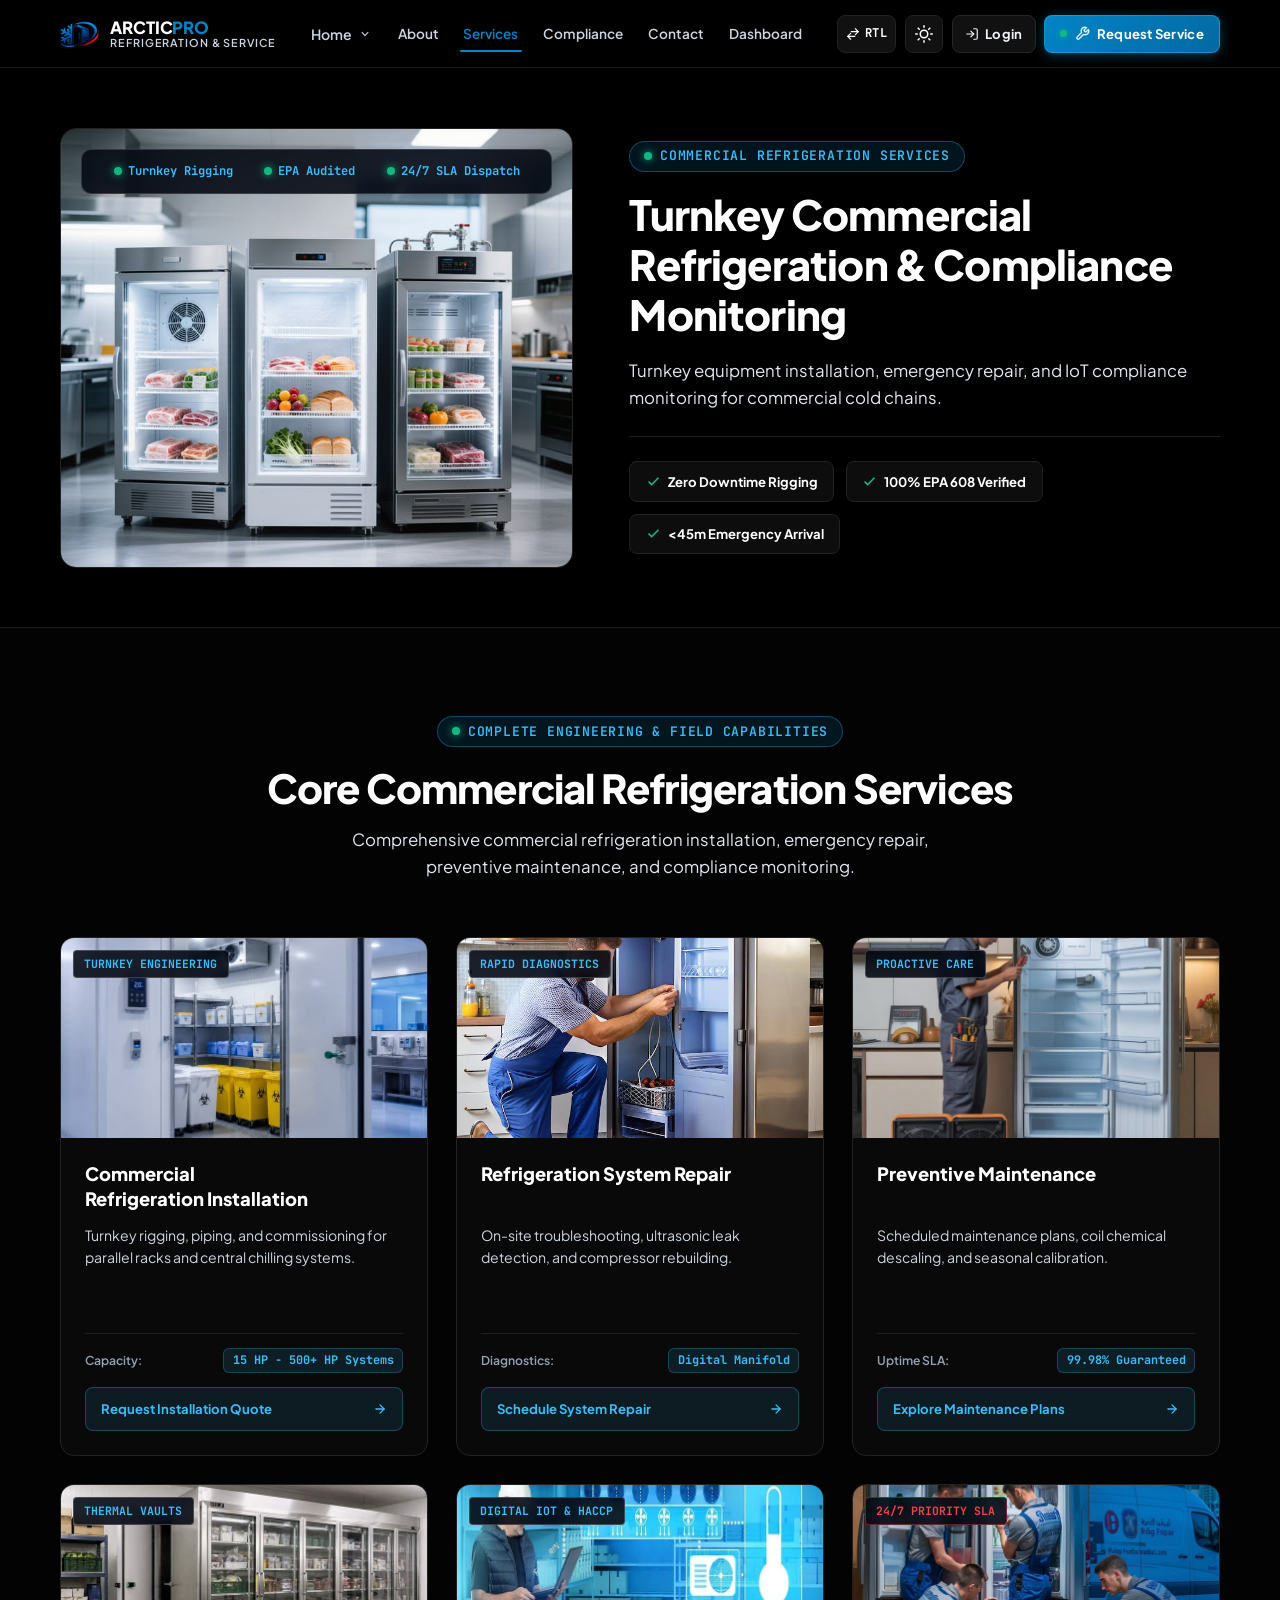
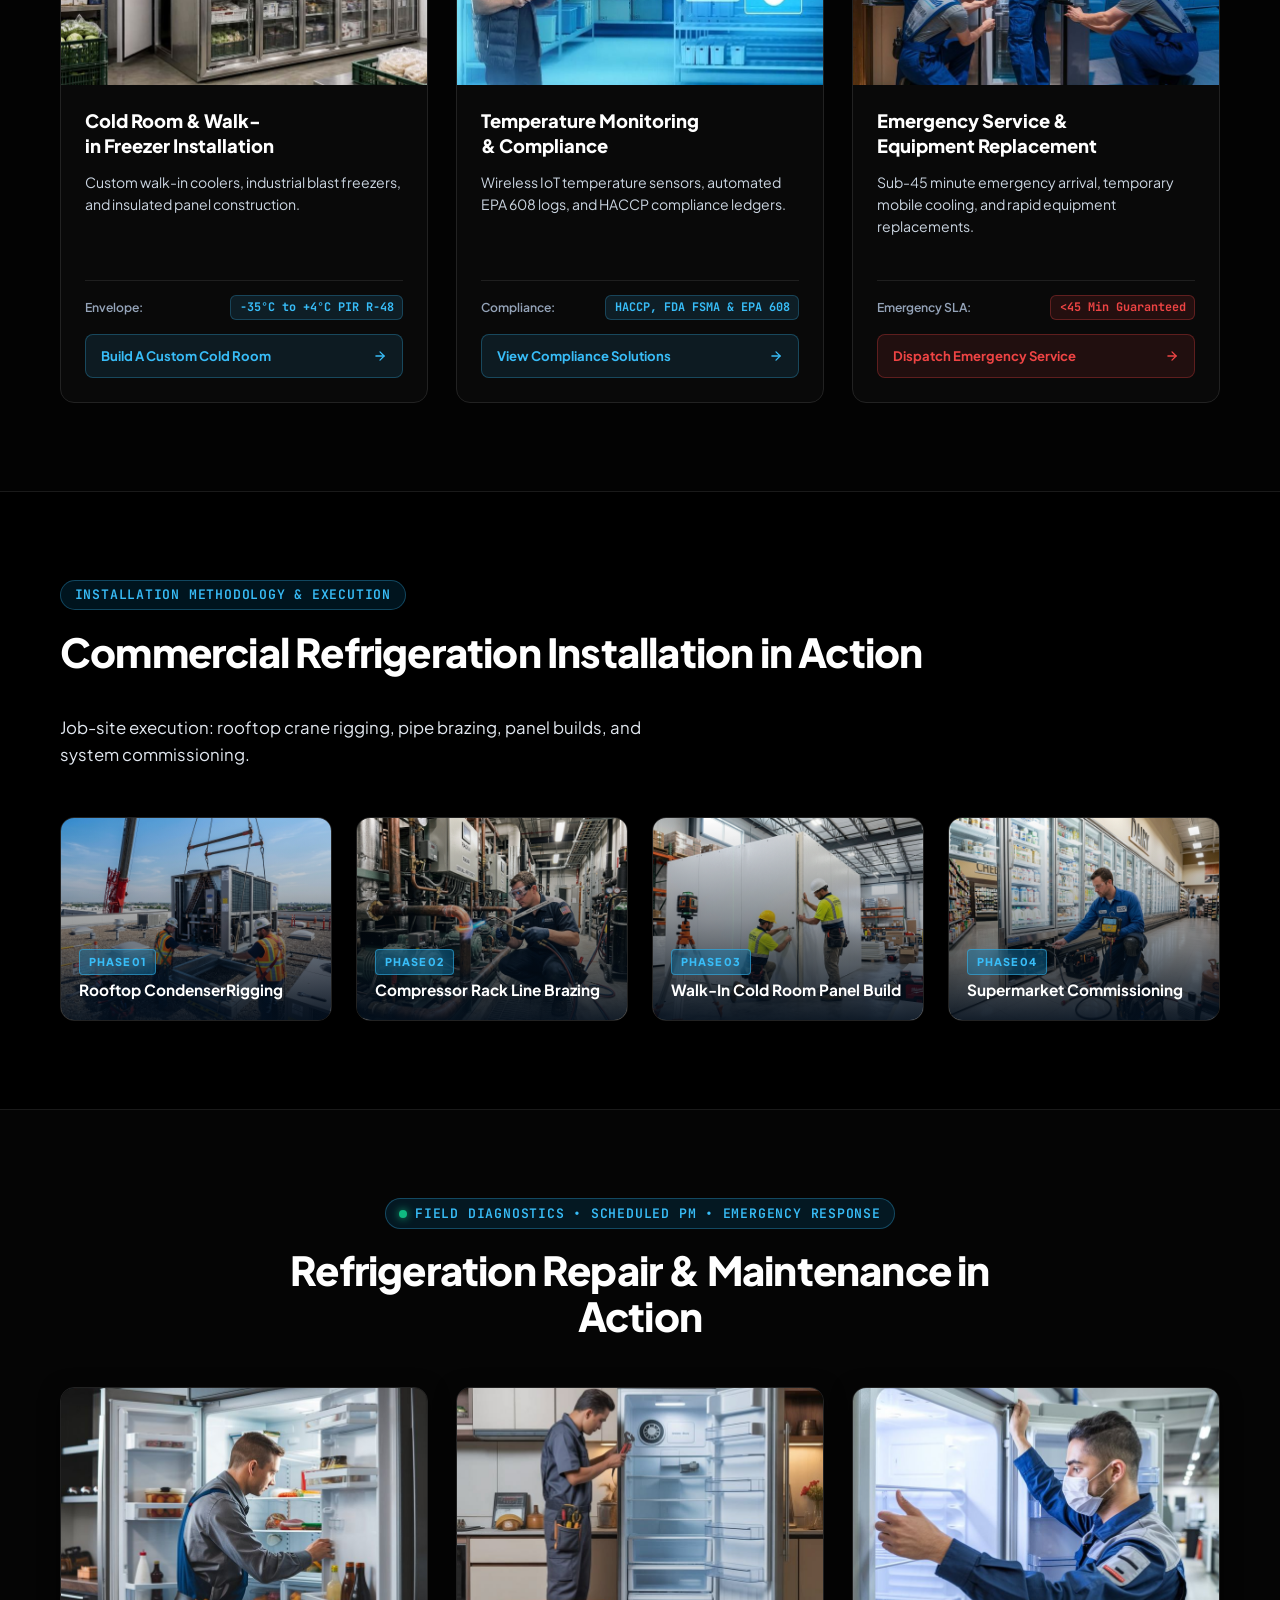
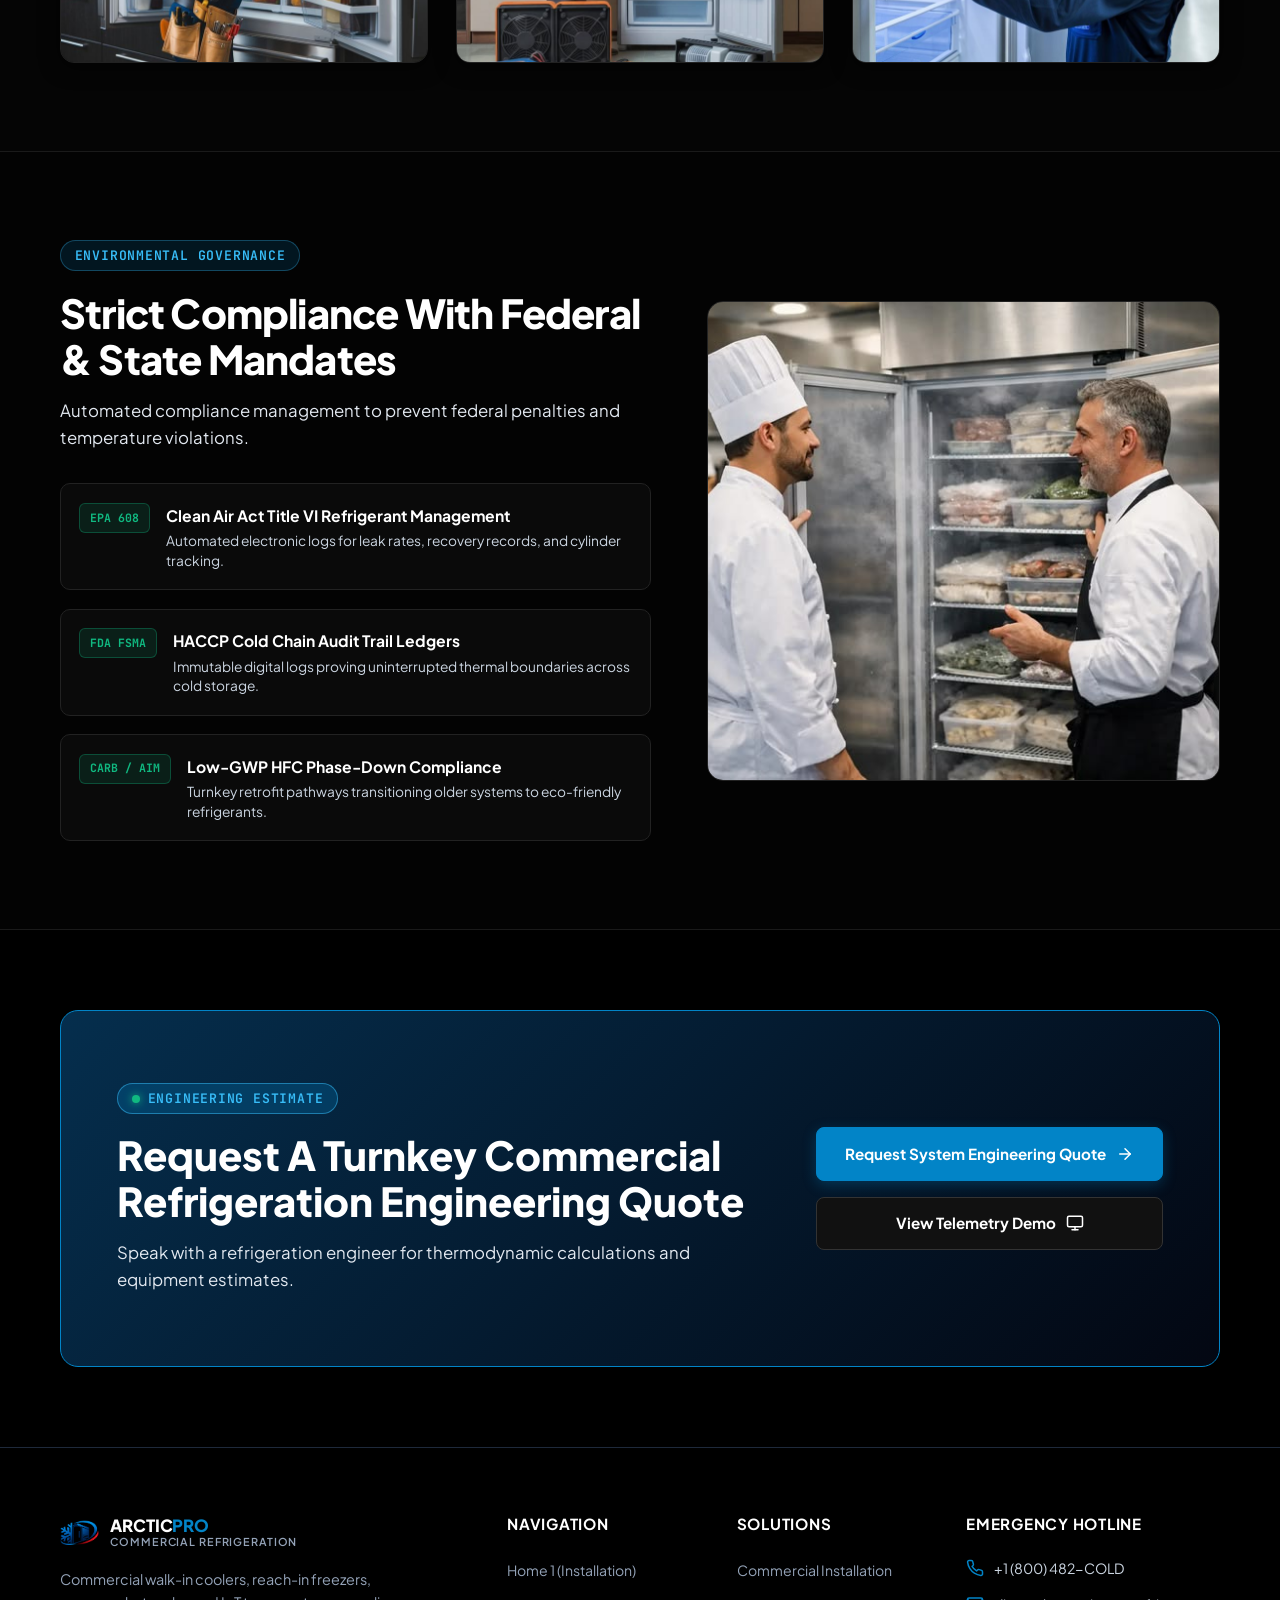
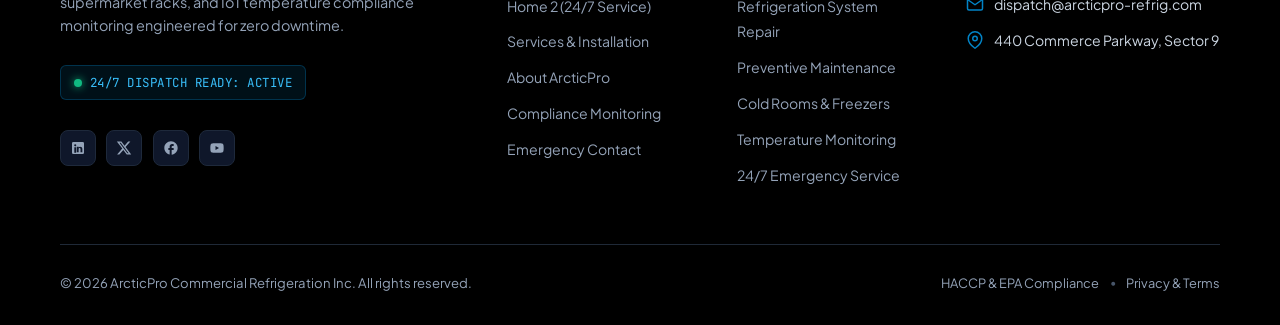
<file: services.html>
<!DOCTYPE html>
<html lang="en" dir="ltr" class="dark">

<head>
  <meta charset="UTF-8">
  <meta name="viewport" content="width=device-width, initial-scale=1.0">
  <title>Commercial Refrigeration Services & Compliance Monitoring | ArcticPro</title>
  <meta name="description"
    content="Commercial refrigeration installation, central chillers, cold room retrofits, continuous IoT telemetry monitoring, and EPA 608 compliance audits.">
  <link rel="icon" type="image/png" href="assets/images/icons/logo.png">
  <link rel="stylesheet" href="assets/css/style.css">
  <link rel="stylesheet" href="assets/css/responsive.css">
</head>

<body>

  <!-- ======================================================================
       BRANDED PAGE LOADER
       ====================================================================== -->
  <div id="page-loader" aria-hidden="true">
    <div class="loader-brand-box">
      <img src="assets/images/icons/logo.png" alt="ArcticPro Commercial Refrigeration" class="loader-logo">
      <div class="loader-title">ArcticPro Services</div>
      <div class="loader-bar-wrap">
        <div class="loader-bar"></div>
      </div>
    </div>
  </div>

  <!-- ======================================================================
       FIXED SLIM HEADER (Single-Line Desktop Alignment)
       ====================================================================== -->
  <header class="site-header" id="siteHeader">
    <div class="header-container">

      <!-- Brand Logo & Identity -->
      <a href="index.html" class="brand-link" id="brandLink" aria-label="ArcticPro Home">
        <img src="assets/images/icons/logo.png" alt="ArcticPro Commercial Refrigeration Logo" class="brand-logo-img">
        <div class="brand-text-wrap">
          <span class="brand-name">Arctic<span>Pro</span></span>
          <span class="brand-sub">Refrigeration & Service</span>
        </div>
      </a>

      <!-- Desktop Navigation (Exactly 6 Primary Nav Items) -->
      <nav class="desktop-nav" aria-label="Primary Navigation">
        <!-- 1. Home (Click-only Dropdown) -->
        <div class="nav-item" id="homeDropdownWrapper">
          <button type="button" class="nav-dropdown-btn" id="homeDropdownBtn" aria-haspopup="true" aria-expanded="false"
            aria-label="Home menu">
            <span>Home</span>
            <svg class="dropdown-icon" viewBox="0 0 20 20" fill="currentColor" aria-hidden="true">
              <path fill-rule="evenodd"
                d="M5.23 7.21a.75.75 0 011.06.02L10 11.168l3.71-3.938a.75.75 0 111.08 1.04l-4.25 4.5a.75.75 0 01-1.08 0l-4.25-4.5a.75.75 0 01.02-1.06z"
                clip-rule="evenodd" />
            </svg>
          </button>
          <div class="nav-dropdown-menu" id="homeDropdownMenu" role="menu">
            <a href="index.html" class="dropdown-item" role="menuitem">Home 1 (Installation)</a>
            <a href="home-2.html" class="dropdown-item" role="menuitem">Home 2 (24/7 Service)</a>
          </div>
        </div>

        <!-- 2. About -->
        <div class="nav-item">
          <a href="about.html" class="nav-link">About</a>
        </div>

        <!-- 3. Services (Active) -->
        <div class="nav-item">
          <a href="services.html" class="nav-link active">Services</a>
        </div>



        <!-- 4. Compliance -->
        <div class="nav-item">
          <a href="compliance.html" class="nav-link">Compliance</a>
        </div>



        <!-- 5. Contact (Directly Visible) -->
        <div class="nav-item">
          <a href="contact.html" class="nav-link">Contact</a>
        </div>

        <!-- 6. Dashboard -->
        <div class="nav-item">
          <a href="dashboard.html" class="nav-link">Dashboard</a>
        </div>
      </nav>

      <!-- Header Action Controls: RTL, Dark Mode, Direct Login -->
      <div class="header-actions">
        <!-- RTL Toggle -->
        <button type="button" class="control-btn rtl-toggle-btn" id="rtlToggleBtn" aria-label="Toggle text direction RTL/LTR">
          <svg viewBox="0 0 24 24" fill="none" stroke="currentColor" stroke-width="2" stroke-linecap="round"
            stroke-linejoin="round" aria-hidden="true">
            <polyline points="16 3 21 8 16 13"></polyline>
            <line x1="21" y1="8" x2="9" y2="8"></line>
            <polyline points="8 21 3 16 8 11"></polyline>
            <line x1="3" y1="16" x2="15" y2="16"></line>
          </svg>
          <span class="rtl-text-indicator">RTL</span>
        </button>

        <!-- Dark Mode Toggle -->
        <button type="button" class="control-btn theme-toggle-btn" id="themeToggleBtn" aria-label="Toggle dark mode">
          <svg viewBox="0 0 24 24" fill="none" stroke="currentColor" stroke-width="2" stroke-linecap="round"
            stroke-linejoin="round" aria-hidden="true">
            <circle cx="12" cy="12" r="5"></circle>
            <line x1="12" y1="1" x2="12" y2="3"></line>
            <line x1="12" y1="21" x2="12" y2="23"></line>
            <line x1="4.22" y1="4.22" x2="5.64" y2="5.64"></line>
            <line x1="18.36" y1="18.36" x2="19.78" y2="19.78"></line>
            <line x1="1" y1="12" x2="3" y2="12"></line>
            <line x1="21" y1="12" x2="23" y2="12"></line>
            <line x1="4.22" y1="19.78" x2="5.64" y2="18.36"></line>
            <line x1="18.36" y1="5.64" x2="19.78" y2="4.22"></line>
          </svg>
        </button>

        <!-- Client Portal Login -->
        <a href="login.html" class="btn-login" id="headerLoginBtn" aria-label="Client Portal Login">
          <svg viewBox="0 0 24 24" fill="none" stroke="currentColor" stroke-width="2" stroke-linecap="round"
            stroke-linejoin="round" aria-hidden="true">
            <path d="M15 3h4a2 2 0 0 1 2 2v14a2 2 0 0 1-2 2h-4"></path>
            <polyline points="10 17 15 12 10 7"></polyline>
            <line x1="15" y1="12" x2="3" y2="12"></line>
          </svg>
          <span>Login</span>
        </a>



        <!-- Commercial Refrigeration Service CTA Button (Visible on Desktop, Hidden on Mobile Header) -->
        <a href="contact.html" class="btn-header-cta" id="headerCtaBtn"
          aria-label="Request Commercial Refrigeration Service">
          <span class="cta-pulse-dot" aria-hidden="true"></span>
          <svg viewBox="0 0 24 24" fill="none" stroke="currentColor" stroke-width="2.2" stroke-linecap="round"
            stroke-linejoin="round" aria-hidden="true">
            <path
              d="M14.7 6.3a1 1 0 0 0 0 1.4l1.6 1.6a1 1 0 0 0 1.4 0l3.77-3.77a6 6 0 0 1-7.94 7.94l-6.91 6.91a2.12 2.12 0 0 1-3-3l6.91-6.91a6 6 0 0 1 7.94-7.94l-3.76 3.76z">
            </path>
          </svg>
          <span>Request Service</span>
        </a>

        <!-- Mobile Drawer Toggle Hamburger -->
        <button type="button" class="mobile-menu-toggle" id="mobileMenuToggle" aria-label="Open mobile navigation menu">
          <svg viewBox="0 0 24 24" fill="none" stroke="currentColor" stroke-width="2" stroke-linecap="round"
            stroke-linejoin="round" style="width: 22px; height: 22px;" aria-hidden="true">
            <line x1="3" y1="12" x2="21" y2="12"></line>
            <line x1="3" y1="6" x2="21" y2="6"></line>
            <line x1="3" y1="18" x2="21" y2="18"></line>
          </svg>
        </button>
      </div>

    </div>
  </header>

  <!-- ======================================================================
       MOBILE DRAWER OVERLAY & MENU
       ====================================================================== -->
  <div class="mobile-drawer-overlay" id="mobileDrawerOverlay" aria-hidden="true"></div>
  <aside class="mobile-drawer" id="mobileDrawer" aria-label="Mobile Navigation">
    <div class="mobile-drawer-header">
      <div class="brand-link">
        <img src="assets/images/icons/logo.png" alt="ArcticPro Logo" class="brand-logo-img">
        <div class="brand-text-wrap">
          <span class="brand-name">Arctic<span>Pro</span></span>
          <span class="brand-sub">Refrigeration & Service</span>
        </div>
      </div>
      <button type="button" class="control-btn" id="mobileDrawerClose" aria-label="Close navigation drawer">
        <svg viewBox="0 0 24 24" fill="none" stroke="currentColor" stroke-width="2" stroke-linecap="round"
          stroke-linejoin="round" aria-hidden="true">
          <line x1="18" y1="6" x2="6" y2="18"></line>
          <line x1="6" y1="6" x2="18" y2="18"></line>
        </svg>
      </button>
    </div>

    <!-- Mobile Navigation Links -->
    <ul class="mobile-nav-list">
      <!-- Home Accordion (Click only) -->
      <li class="mobile-accordion-item" id="mobileHomeAccordion">
        <button type="button" class="mobile-nav-link" id="mobileHomeAccordionBtn" aria-label="Toggle Home menu">
          <span>Home</span>
          <svg class="dropdown-icon" viewBox="0 0 20 20" fill="currentColor" aria-hidden="true">
            <path fill-rule="evenodd"
              d="M5.23 7.21a.75.75 0 011.06.02L10 11.168l3.71-3.938a.75.75 0 111.08 1.04l-4.25 4.5a.75.75 0 01-1.08 0l-4.25-4.5a.75.75 0 01.02-1.06z"
              clip-rule="evenodd" />
          </svg>
        </button>
        <div class="mobile-accordion-content">
          <a href="index.html" class="mobile-sub-link">Home 1 (Installation)</a>
          <a href="home-2.html" class="mobile-sub-link">Home 2 (24/7 Service)</a>
        </div>
      </li>
      <li><a href="about.html" class="mobile-nav-link">About</a></li>
      <li><a href="services.html" class="mobile-nav-link active">Services</a></li>

      <li><a href="compliance.html" class="mobile-nav-link">Compliance</a></li>

      <li><a href="contact.html" class="mobile-nav-link">Contact</a></li>
      <li><a href="dashboard.html" class="mobile-nav-link">Dashboard</a></li>
    </ul>

    <!-- Mobile Drawer Controls & Bottom Actions (CTA Button at the Very Last) -->
    <div class="mobile-drawer-footer">
      <div class="mobile-controls-row">
        <span style="font-size: 0.82rem; font-weight: 600; color: var(--text-muted);">Quick Settings</span>
        <div style="display: flex; gap: 0.5rem;">
          <button type="button" class="control-btn rtl-toggle-btn" aria-label="Toggle RTL mode">
            <svg viewBox="0 0 24 24" fill="none" stroke="currentColor" stroke-width="2" stroke-linecap="round"
              stroke-linejoin="round" aria-hidden="true">
              <polyline points="16 3 21 8 16 13"></polyline>
              <line x1="21" y1="8" x2="9" y2="8"></line>
              <polyline points="8 21 3 16 8 11"></polyline>
              <line x1="3" y1="16" x2="15" y2="16"></line>
            </svg>
          </button>
          <button type="button" class="control-btn theme-toggle-btn" aria-label="Toggle dark mode">
            <svg viewBox="0 0 24 24" fill="none" stroke="currentColor" stroke-width="2" stroke-linecap="round"
              stroke-linejoin="round" aria-hidden="true">
              <circle cx="12" cy="12" r="5"></circle>
              <line x1="12" y1="1" x2="12" y2="3"></line>
              <line x1="12" y1="21" x2="12" y2="23"></line>
              <line x1="4.22" y1="4.22" x2="5.64" y2="5.64"></line>
              <line x1="18.36" y1="18.36" x2="19.78" y2="19.78"></line>
              <line x1="1" y1="12" x2="3" y2="12"></line>
              <line x1="21" y1="12" x2="23" y2="12"></line>
              <line x1="4.22" y1="19.78" x2="5.64" y2="18.36"></line>
              <line x1="18.36" y1="5.64" x2="19.78" y2="4.22"></line>
            </svg>
          </button>
        </div>
      </div>

      <!-- Mobile Menu Login Button -->
      <a href="login.html" class="mobile-drawer-login-btn" id="mobileDrawerLoginBtn">
        <svg viewBox="0 0 24 24" fill="none" stroke="currentColor" stroke-width="2" stroke-linecap="round"
          stroke-linejoin="round" style="width: 18px; height: 18px;" aria-hidden="true">
          <path d="M15 3h4a2 2 0 0 1 2 2v14a2 2 0 0 1-2 2h-4"></path>
          <polyline points="10 17 15 12 10 7"></polyline>
          <line x1="15" y1="12" x2="3" y2="12"></line>
        </svg>
        <span>Client Portal Login</span>
      </a>

      <!-- Commercial CTA Button (Placed At the Very Last) -->
      <a href="contact.html" class="btn-header-cta mobile-drawer-cta-btn" id="mobileDrawerCtaBtn">
        <span class="cta-pulse-dot" aria-hidden="true"></span>
        <svg viewBox="0 0 24 24" fill="none" stroke="currentColor" stroke-width="2.2" stroke-linecap="round"
          stroke-linejoin="round" aria-hidden="true">
          <path
            d="M14.7 6.3a1 1 0 0 0 0 1.4l1.6 1.6a1 1 0 0 0 1.4 0l3.77-3.77a6 6 0 0 1-7.94 7.94l-6.91 6.91a2.12 2.12 0 0 1-3-3l6.91-6.91a6 6 0 0 1 7.94-7.94l-3.76 3.76z">
          </path>
        </svg>
        <span>Request Service &bull; 24/7 Dispatch</span>
      </a>
    </div>
  </aside>

  <!-- ======================================================================
       MAIN CONTENT: 6 COMPREHENSIVE SERVICE SECTIONS
       Commercial Installation, Repair, Maintenance, Cold Rooms, Compliance & Emergency SLA
       ====================================================================== -->
  <main id="mainContent">

    <!-- --------------------------------------------------------------------
         SECTION 1: SERVICES HERO (Technical Engineering Masthead)
         -------------------------------------------------------------------- -->
    <section class="services-hero" id="servicesHero">
      <div class="section-container">
        <div class="services-hero-grid">

          <!-- Column 1: Image Frame & Floating Service Dock -->
          <div class="services-hero-img-box">
            <img src="assets/images/services/p14.jpg"
              alt="Commercial refrigeration chiller plant rigging and structural installation">
            <div class="services-floating-dock">
              <span class="dock-pill"><span class="telemetry-pulse"></span>Turnkey Rigging</span>
              <span class="dock-pill"><span class="telemetry-pulse"></span>EPA Audited</span>
              <span class="dock-pill"><span class="telemetry-pulse"></span>24/7 SLA Dispatch</span>
            </div>
          </div>

          <!-- Column 2: Overview & SLA Metrics -->
          <div>
            <div class="eyebrow-badge">
              <span class="telemetry-pulse"></span>
              <span>Commercial Refrigeration Services</span>
            </div>
            <h1 class="services-hero-title">
              Turnkey Commercial Refrigeration &amp; Compliance Monitoring
            </h1>
            <p class="services-hero-desc">
              Turnkey equipment installation, emergency repair, and IoT compliance monitoring for commercial cold chains.
            </p>

            <div class="services-sla-pills">
              <div class="service-sla-chip">
                <svg viewBox="0 0 24 24" fill="none" stroke="currentColor" stroke-width="2.5"
                  style="width: 15px; height: 15px; color: #10b981;">
                  <polyline points="20 6 9 17 4 12"></polyline>
                </svg>
                <span>Zero Downtime Rigging</span>
              </div>
              <div class="service-sla-chip">
                <svg viewBox="0 0 24 24" fill="none" stroke="currentColor" stroke-width="2.5"
                  style="width: 15px; height: 15px; color: #10b981;">
                  <polyline points="20 6 9 17 4 12"></polyline>
                </svg>
                <span>100% EPA 608 Verified</span>
              </div>
              <div class="service-sla-chip">
                <svg viewBox="0 0 24 24" fill="none" stroke="currentColor" stroke-width="2.5"
                  style="width: 15px; height: 15px; color: #10b981;">
                  <polyline points="20 6 9 17 4 12"></polyline>
                </svg>
                <span>&lt;45m Emergency Arrival</span>
              </div>
            </div>
          </div>

        </div>
      </div>
    </section>

    <!-- --------------------------------------------------------------------
         SECTION 2: 6-COLUMN CORE COMMERCIAL REFRIGERATION SERVICES GRID
         -------------------------------------------------------------------- -->
    <section class="section-wrapper services-quadrant" id="coreServices">
      <div class="section-container">

        <div style="text-align: center; max-width: 760px; margin: 0 auto 3.5rem;">
          <div class="eyebrow-badge">
            <span class="telemetry-pulse"></span>
            <span>Complete Engineering &amp; Field Capabilities</span>
          </div>
          <h2 class="section-title">Core Commercial Refrigeration Services</h2>
          <p class="section-desc" style="margin: 0 auto;">
            Comprehensive commercial refrigeration installation, emergency repair, preventive maintenance, and compliance monitoring.
          </p>
        </div>

        <div class="services-quad-grid">

          <!-- Service 1: Commercial Refrigeration Installation -->
          <div class="service-quad-card" id="installation">
            <div class="service-card-img">
              <img src="assets/images/services/p41.jpg"
                alt="Commercial Refrigeration Installation parallel compressor racks and rooftop chillers"
                loading="lazy">
              <span class="service-category-tag">Turnkey Engineering</span>
            </div>
            <div class="service-card-body">
              <h3 class="service-card-heading">Commercial Refrigeration Installation</h3>
              <p class="service-card-desc">
                Turnkey rigging, piping, and commissioning for parallel racks and central chilling systems.
              </p>
              <div class="service-stat-strip">
                <span>Capacity:</span>
                <span>15 HP - 500+ HP Systems</span>
              </div>
              <a href="contact.html?service=installation" class="service-card-btn"
                aria-label="Request quote for Commercial Refrigeration Installation">
                <span>Request Installation Quote</span>
                <svg viewBox="0 0 24 24" fill="none" stroke="currentColor" stroke-width="2.2" stroke-linecap="round"
                  stroke-linejoin="round" style="width: 14px; height: 14px;" aria-hidden="true">
                  <line x1="5" y1="12" x2="19" y2="12"></line>
                  <polyline points="12 5 19 12 12 19"></polyline>
                </svg>
              </a>
            </div>
          </div>

          <!-- Service 2: Refrigeration System Repair -->
          <div class="service-quad-card" id="repair">
            <div class="service-card-img">
              <img src="assets/images/services/p42.jpg"
                alt="Refrigeration System Repair on-site troubleshooting and compressor overhaul" loading="lazy">
              <span class="service-category-tag">Rapid Diagnostics</span>
            </div>
            <div class="service-card-body">
              <h3 class="service-card-heading">Refrigeration System Repair</h3>
              <p class="service-card-desc">
                On-site troubleshooting, ultrasonic leak detection, and compressor rebuilding.
              </p>
              <div class="service-stat-strip">
                <span>Diagnostics:</span>
                <span>Digital Manifold </span>
              </div>
              <a href="contact.html?service=repair" class="service-card-btn"
                aria-label="Request Refrigeration System Repair service">
                <span>Schedule System Repair</span>
                <svg viewBox="0 0 24 24" fill="none" stroke="currentColor" stroke-width="2.2" stroke-linecap="round"
                  stroke-linejoin="round" style="width: 14px; height: 14px;" aria-hidden="true">
                  <line x1="5" y1="12" x2="19" y2="12"></line>
                  <polyline points="12 5 19 12 12 19"></polyline>
                </svg>
              </a>
            </div>
          </div>

          <!-- Service 3: Preventive Maintenance -->
          <div class="service-quad-card" id="maintenance">
            <div class="service-card-img">
              <img src="assets/images/services/p43.jpg"
                alt="Preventive Maintenance quarterly commercial refrigeration tune-up and chemical descaling"
                loading="lazy">
              <span class="service-category-tag">Proactive Care</span>
            </div>
            <div class="service-card-body">
              <h3 class="service-card-heading">Preventive Maintenance</h3>
              <p class="service-card-desc">
                Scheduled maintenance plans, coil chemical descaling, and seasonal calibration.
              </p>
              <div class="service-stat-strip">
                <span>Uptime SLA:</span>
                <span>99.98% Guaranteed</span>
              </div>
              <a href="contact.html?service=maintenance" class="service-card-btn"
                aria-label="Explore Preventive Maintenance agreements">
                <span>Explore Maintenance Plans</span>
                <svg viewBox="0 0 24 24" fill="none" stroke="currentColor" stroke-width="2.2" stroke-linecap="round"
                  stroke-linejoin="round" style="width: 14px; height: 14px;" aria-hidden="true">
                  <line x1="5" y1="12" x2="19" y2="12"></line>
                  <polyline points="12 5 19 12 12 19"></polyline>
                </svg>
              </a>
            </div>
          </div>

          <!-- Service 4: Cold Room & Walk-in Freezer Installation -->
          <div class="service-quad-card" id="cold-rooms">
            <div class="service-card-img">
              <img src="assets/images/services/p44.jpg"
                alt="Cold Room and Walk-in Freezer Installation modular insulated panels" loading="lazy">
              <span class="service-category-tag">Thermal Vaults</span>
            </div>
            <div class="service-card-body">
              <h3 class="service-card-heading">Cold Room &amp; Walk-in Freezer Installation</h3>
              <p class="service-card-desc">
                Custom walk-in coolers, industrial blast freezers, and insulated panel construction.
              </p>
              <div class="service-stat-strip">
                <span>Envelope:</span>
                <span>-35&deg;C to +4&deg;C PIR R-48</span>
              </div>
              <a href="contact.html?service=cold-rooms" class="service-card-btn"
                aria-label="Request Cold Room and Walk-in Freezer quote">
                <span>Build A Custom Cold Room</span>
                <svg viewBox="0 0 24 24" fill="none" stroke="currentColor" stroke-width="2.2" stroke-linecap="round"
                  stroke-linejoin="round" style="width: 14px; height: 14px;" aria-hidden="true">
                  <line x1="5" y1="12" x2="19" y2="12"></line>
                  <polyline points="12 5 19 12 12 19"></polyline>
                </svg>
              </a>
            </div>
          </div>

          <!-- Service 5: Temperature Monitoring & Compliance -->
          <div class="service-quad-card" id="compliance">
            <div class="service-card-img">
              <img src="assets/images/services/p45.jpg"
                alt="Temperature Monitoring and Compliance digital IoT sensors and audit ledgers" loading="lazy">
              <span class="service-category-tag">Digital IoT &amp; HACCP</span>
            </div>
            <div class="service-card-body">
              <h3 class="service-card-heading">Temperature Monitoring &amp; Compliance</h3>
              <p class="service-card-desc">
                Wireless IoT temperature sensors, automated EPA 608 logs, and HACCP compliance ledgers.
              </p>
              <div class="service-stat-strip">
                <span>Compliance:</span>
                <span>HACCP, FDA FSMA &amp; EPA 608</span>
              </div>
              <a href="compliance.html" class="service-card-btn"
                aria-label="View Temperature Monitoring and Compliance solutions">
                <span>View Compliance Solutions</span>
                <svg viewBox="0 0 24 24" fill="none" stroke="currentColor" stroke-width="2.2" stroke-linecap="round"
                  stroke-linejoin="round" style="width: 14px; height: 14px;" aria-hidden="true">
                  <line x1="5" y1="12" x2="19" y2="12"></line>
                  <polyline points="12 5 19 12 12 19"></polyline>
                </svg>
              </a>
            </div>
          </div>

          <!-- Service 6: Emergency Service & Equipment Replacement -->
          <div class="service-quad-card" id="emergency">
            <div class="service-card-img">
              <img src="assets/images/services/p46.jpg"
                alt="Emergency Service and Equipment Replacement 24/7 rapid technician dispatch" loading="lazy">
              <span class="service-category-tag" style="color: #ef4444; border-color: rgba(239, 68, 68, 0.4);">24/7
                Priority SLA</span>
            </div>
            <div class="service-card-body">
              <h3 class="service-card-heading">Emergency Service &amp; Equipment Replacement</h3>
              <p class="service-card-desc">
                Sub-45 minute emergency arrival, temporary mobile cooling, and rapid equipment replacements.
              </p>
              <div class="service-stat-strip">
                <span>Emergency SLA:</span>
                <span
                  style="background: rgba(239, 68, 68, 0.12); color: #ef4444; border-color: rgba(239, 68, 68, 0.3);">&lt;45
                  Min Guaranteed </span>
              </div>
              <a href="contact.html?emergency=true" class="service-card-btn"
                style="background: rgba(239, 68, 68, 0.1); color: #ef4444; border-color: rgba(239, 68, 68, 0.3);"
                aria-label="Dispatch 24/7 emergency service technician">
                <span>Dispatch Emergency Service</span>
                <svg viewBox="0 0 24 24" fill="none" stroke="currentColor" stroke-width="2.2" stroke-linecap="round"
                  stroke-linejoin="round" style="width: 14px; height: 14px;" aria-hidden="true">
                  <line x1="5" y1="12" x2="19" y2="12"></line>
                  <polyline points="12 5 19 12 12 19"></polyline>
                </svg>
              </a>
            </div>
          </div>

        </div>

      </div>
    </section>

    <!-- --------------------------------------------------------------------
         SECTION 3: COMMERCIAL REFRIGERATION INSTALLATION IN ACTION
         -------------------------------------------------------------------- -->
    <section class="section-wrapper services-flow" id="retrofitProcess">
      <div class="section-container">

        <div
          style="display: flex; align-items: flex-end; justify-content: space-between; flex-wrap: wrap; gap: 1.5rem;">
          <div>
            <div class="eyebrow-badge">Installation Methodology &amp; Execution</div>
            <h2 class="section-title">Commercial Refrigeration Installation in Action</h2>
          </div>
          <p class="section-desc">
            Job-site execution: rooftop crane rigging, pipe brazing, panel builds, and system commissioning.
          </p>
        </div>

        <div class="installation-image-grid">

          <!-- Install Action 1 -->
          <div class="flow-step-img-card">
            <div class="flow-step-img-wrap">
              <img src="assets/images/services/install-step1-crane-rigging.jpg"
                alt="Commercial refrigeration rooftop crane rigging and condensing unit installation" loading="lazy">
              <div class="flow-step-img-overlay">
                <span class="step-badge">Phase 01</span>
                <span class="step-title-overlay">Rooftop CondenserRigging</span>
              </div>
            </div>
          </div>

          <!-- Install Action 2 -->
          <div class="flow-step-img-card">
            <div class="flow-step-img-wrap">
              <img src="assets/images/services/install-step2-pipe-brazing.jpg"
                alt="Refrigeration technician brazing copper suction lines on multi-compressor rack" loading="lazy">
              <div class="flow-step-img-overlay">
                <span class="step-badge">Phase 02</span>
                <span class="step-title-overlay">Compressor Rack Line Brazing</span>
              </div>
            </div>
          </div>

          <!-- Install Action 3 -->
          <div class="flow-step-img-card">
            <div class="flow-step-img-wrap">
              <img src="assets/images/services/install-step3-walkin-panels.jpg"
                alt="Technicians assembling insulated polyurethane panels for commercial walk-in cooler" loading="lazy">
              <div class="flow-step-img-overlay">
                <span class="step-badge">Phase 03</span>
                <span class="step-title-overlay">Walk-In Cold Room Panel Build</span>
              </div>
            </div>
          </div>

          <!-- Install Action 4 -->
          <div class="flow-step-img-card">
            <div class="flow-step-img-wrap">
              <img src="assets/images/services/install-step4-case-commissioning.jpg"
                alt="HVAC refrigeration technician commissioning supermarket display cases with manifold gauges"
                loading="lazy">
              <div class="flow-step-img-overlay">
                <span class="step-badge">Phase 04</span>
                <span class="step-title-overlay">Supermarket Commissioning</span>
              </div>
            </div>
          </div>

        </div>

      </div>
    </section>

    <!-- --------------------------------------------------------------------
         SECTION 4: SYSTEM REPAIR, PREVENTIVE MAINTENANCE & 24/7 EMERGENCY ACTION
         -------------------------------------------------------------------- -->
    <section class="section-wrapper services-repair-pm" id="repairAndMaintenance">
      <div class="section-container">

        <div style="text-align: center; max-width: 720px; margin: 0 auto 3rem;">
          <div class="eyebrow-badge">
            <span class="telemetry-pulse"></span>
            <span>Field Diagnostics &bull; Scheduled PM &bull; Emergency Response</span>
          </div>
          <h2 class="section-title">Refrigeration Repair &amp; Maintenance in Action</h2>
        </div>

        <div class="services-images-only-grid">

          <!-- Image 1: Precision Repair -->
          <div class="service-pure-img-card">
            <img src="assets/images/services/p47.jpg"
              alt="Refrigeration System Repair on-site diagnostics and compressor overhaul" loading="lazy">
          </div>

          <!-- Image 2: Preventive Maintenance -->
          <div class="service-pure-img-card">
            <img src="assets/images/services/p48.jpg"
              alt="Preventive Maintenance condenser tune-up and chemical descaling" loading="lazy">
          </div>

          <!-- Image 3: Emergency Service & Replacement -->
          <div class="service-pure-img-card">
            <img src="assets/images/services/p49.jpg" alt="24/7 Emergency Service and Commercial Equipment Replacement"
              loading="lazy">
          </div>

        </div>

      </div>
    </section>

    <!-- --------------------------------------------------------------------
         SECTION 5: REGULATORY COMPLIANCE & REFRIGERANT SAFETY STANDARDS
         -------------------------------------------------------------------- -->
    <section class="section-wrapper services-compliance" id="complianceStandards">
      <div class="section-container">
        <div class="compliance-split-grid">

          <!-- Column 1: Compliance Standards List -->
          <div>
            <div class="eyebrow-badge">Environmental Governance</div>
            <h2 class="section-title">Strict Compliance With Federal & State Mandates</h2>
            <p class="section-desc">
              Automated compliance management to prevent federal penalties and temperature violations.
            </p>

            <div class="compliance-spec-list">
              <div class="compliance-spec-card">
                <span class="spec-badge">EPA 608</span>
                <div class="compliance-spec-body">
                  <h4>Clean Air Act Title VI Refrigerant Management</h4>
                  <p>Automated electronic logs for leak rates, recovery records, and cylinder tracking.</p>
                </div>
              </div>

              <div class="compliance-spec-card">
                <span class="spec-badge">FDA FSMA</span>
                <div class="compliance-spec-body">
                  <h4>HACCP Cold Chain Audit Trail Ledgers</h4>
                  <p>Immutable digital logs proving uninterrupted thermal boundaries across cold storage.</p>
                </div>
              </div>

              <div class="compliance-spec-card">
                <span class="spec-badge">CARB / AIM</span>
                <div class="compliance-spec-body">
                  <h4>Low-GWP HFC Phase-Down Compliance</h4>
                  <p>Turnkey retrofit pathways transitioning older systems to eco-friendly refrigerants.</p>
                </div>
              </div>
            </div>
          </div>

          <!-- Column 2: Visual Frame -->
          <div class="compliance-img-box">
            <img src="assets/images/services/p19.jpg"
              alt="ArcticPro master technician inspecting IoT temperature telemetry equipment">
          </div>

        </div>
      </div>
    </section>

    <!-- --------------------------------------------------------------------
         SECTION 6: SERVICES CTA - CUSTOM INSTALLATION QUOTE (Mandatory CTA)
         -------------------------------------------------------------------- -->
    <section class="services-cta" id="servicesCTA">
      <div class="section-container">
        <div class="services-cta-banner">
          <div class="services-cta-content">
            <div class="eyebrow-badge"
              style="background: rgba(2, 132, 199, 0.25); border-color: rgba(56, 189, 248, 0.5); color: #38bdf8;">
              <span class="telemetry-pulse"></span>
              <span>Engineering Estimate</span>
            </div>
            <h2 class="services-cta-title">
              Request A Turnkey Commercial Refrigeration Engineering Quote
            </h2>
            <p class="services-cta-desc">
              Speak with a refrigeration engineer for thermodynamic calculations and equipment estimates.
            </p>
          </div>

          <div class="services-cta-btns">
            <a href="contact.html" class="btn-primary-action" id="servicesQuoteBtn">
              <span>Request System Engineering Quote</span>
              <svg viewBox="0 0 24 24" fill="none" stroke="currentColor" stroke-width="2" stroke-linecap="round"
                stroke-linejoin="round" style="width: 18px; height: 18px;" aria-hidden="true">
                <line x1="5" y1="12" x2="19" y2="12"></line>
                <polyline points="12 5 19 12 12 19"></polyline>
              </svg>
            </a>
            <a href="dashboard.html" class="btn-secondary-action" id="servicesDashboardBtn">
              <span>View Telemetry Demo</span>
              <svg viewBox="0 0 24 24" fill="none" stroke="currentColor" stroke-width="2" stroke-linecap="round"
                stroke-linejoin="round" style="width: 18px; height: 18px;" aria-hidden="true">
                <rect x="2" y="3" width="20" height="14" rx="2" ry="2"></rect>
                <line x1="8" y1="21" x2="16" y2="21"></line>
                <line x1="12" y1="17" x2="12" y2="21"></line>
              </svg>
            </a>
          </div>
        </div>
      </div>
    </section>

  </main>

  <!-- ======================================================================
       SHARED FOOTER (Editorial & Technical Precision)
       ====================================================================== -->
  <footer class="site-footer">
    <div class="footer-container">
      <div class="footer-top-grid">

        <!-- Brand & Description -->
        <div class="footer-brand-col">
          <a href="index.html" class="brand-link">
            <img src="assets/images/icons/logo.png" alt="ArcticPro Logo" class="brand-logo-img">
            <div class="brand-text-wrap">
              <span class="brand-name" style="color: #ffffff;">Arctic<span
                  style="color: var(--brand-blue);">Pro</span></span>
              <span class="brand-sub" style="color: #94a3b8;">Commercial Refrigeration</span>
            </div>
          </a>
          <p class="footer-brand-desc">
            Commercial walk-in coolers, reach-in freezers, supermarket racks, and IoT temperature compliance monitoring
            engineered for zero downtime.
          </p>
          <div class="footer-telemetry-badge">
            <span class="telemetry-pulse"></span>
            <span>24/7 DISPATCH READY: ACTIVE</span>
          </div>
          <div class="footer-social-links" aria-label="ArcticPro Social Channels">
            <a href="https://linkedin.com" target="_blank" rel="noopener noreferrer" class="footer-social-btn"
              aria-label="LinkedIn" title="LinkedIn">
              <svg viewBox="0 0 24 24" fill="currentColor">
                <path
                  d="M19 3a2 2 0 0 1 2 2v14a2 2 0 0 1-2 2H5a2 2 0 0 1-2-2V5a2 2 0 0 1 2-2h14m-.5 15.5v-5.3a3.26 3.26 0 0 0-3.26-3.26c-.85 0-1.84.52-2.28 1.3v-1.11h-2.79v8.37h2.79v-4.93c0-.77.62-1.4 1.39-1.4a1.4 1.4 0 0 1 1.4 1.4v4.93h2.75M6.46 10.9v8.37H9.2V10.9H6.46M7.83 6.45a1.6 1.6 0 1 0 0 3.2 1.6 1.6 0 0 0 0-3.2z" />
              </svg>
            </a>
            <a href="https://twitter.com" target="_blank" rel="noopener noreferrer" class="footer-social-btn"
              aria-label="X (formerly Twitter)" title="X (Twitter)">
              <svg viewBox="0 0 24 24" fill="currentColor">
                <path
                  d="M18.244 2.25h3.308l-7.227 8.26 8.502 11.24H16.17l-5.214-6.817L4.99 21.75H1.68l7.73-8.835L1.254 2.25H8.08l4.713 6.231zm-1.161 17.52h1.833L7.084 4.126H5.117z" />
              </svg>
            </a>
            <a href="https://facebook.com" target="_blank" rel="noopener noreferrer" class="footer-social-btn"
              aria-label="Facebook" title="Facebook">
              <svg viewBox="0 0 24 24" fill="currentColor">
                <path
                  d="M22 12c0-5.52-4.48-10-10-10S2 6.48 2 12c0 4.84 3.44 8.87 8 9.8V15H8v-3h2V9.5C10 7.57 11.57 6 13.5 6H16v3h-2c-.55 0-1 .45-1 1v2h3v3h-3v6.95C18.05 21.45 22 17.19 22 12z" />
              </svg>
            </a>
            <a href="https://youtube.com" target="_blank" rel="noopener noreferrer" class="footer-social-btn"
              aria-label="YouTube" title="YouTube">
              <svg viewBox="0 0 24 24" fill="currentColor">
                <path
                  d="M21.58 7.19c-.23-.86-.91-1.54-1.77-1.77C18.25 5 12 5 12 5s-6.25 0-7.81.42c-.86.23-1.54.91-1.77 1.77C2 8.75 2 12 2 12s0 3.25.42 4.81c.23.86.91 1.54 1.77 1.77C5.75 19 12 19 12 19s6.25 0 7.81-.42c.86-.23 1.54-.91 1.77-1.77C22 15.25 22 12 22 12s0-3.25-.42-4.81zM9.75 15.02V8.98L15 12l-5.25 3.02z" />
              </svg>
            </a>
          </div>
        </div>

        <!-- Quick Navigation -->
        <div>
          <h2 class="footer-heading">Navigation</h2>
          <ul class="footer-nav-list">
            <li><a href="index.html">Home 1 (Installation)</a></li>
            <li><a href="home-2.html">Home 2 (24/7 Service)</a></li>
            <li><a href="services.html">Services & Installation</a></li>
            <li><a href="about.html">About ArcticPro</a></li>
            <li><a href="compliance.html">Compliance Monitoring</a></li>
            <li><a href="contact.html">Emergency Contact</a></li>
          </ul>
        </div>

        <!-- Solutions -->
        <div>
          <h2 class="footer-heading">Solutions</h2>
          <ul class="footer-nav-list">
            <li><a href="services.html#installation">Commercial Installation</a></li>
            <li><a href="services.html#repair">Refrigeration System Repair</a></li>
            <li><a href="services.html#maintenance">Preventive Maintenance</a></li>
            <li><a href="services.html#cold-rooms">Cold Rooms &amp; Freezers</a></li>
            <li><a href="services.html#compliance">Temperature Monitoring</a></li>
            <li><a href="services.html#emergency">24/7 Emergency Service</a></li>
          </ul>
        </div>

        <!-- Contact & Emergency Dispatch -->
        <div>
          <h2 class="footer-heading">Emergency Hotline</h2>
          <div style="display: flex; flex-direction: column; gap: 0.85rem;">
            <div class="footer-contact-item">
              <svg viewBox="0 0 24 24" fill="none" stroke="currentColor" stroke-width="2" stroke-linecap="round"
                stroke-linejoin="round" aria-hidden="true">
                <path
                  d="M22 16.92v3a2 2 0 0 1-2.18 2 19.79 19.79 0 0 1-8.63-3.07 19.5 19.5 0 0 1-6-6 19.79 19.79 0 0 1-3.07-8.67A2 2 0 0 1 4.11 2h3a2 2 0 0 1 2 1.72 12.84 12.84 0 0 0 .7 2.81 2 2 0 0 1-.45 2.11L8.09 9.91a16 16 0 0 0 6 6l1.27-1.27a2 2 0 0 1 2.11-.45 12.84 12.84 0 0 0 2.81.7A2 2 0 0 1 22 16.92z">
                </path>
              </svg>
              <span>+1 (800) 482-COLD</span>
            </div>
            <div class="footer-contact-item">
              <svg viewBox="0 0 24 24" fill="none" stroke="currentColor" stroke-width="2" stroke-linecap="round"
                stroke-linejoin="round" aria-hidden="true">
                <path d="M4 4h16c1.1 0 2 .9 2 2v12c0 1.1-.9 2-2 2H4c-1.1 0-2-.9-2-2V6c0-1.1.9-2 2-2z"></path>
                <polyline points="22,6 12,13 2,6"></polyline>
              </svg>
              <span>dispatch@arcticpro-refrig.com</span>
            </div>
            <div class="footer-contact-item">
              <svg viewBox="0 0 24 24" fill="none" stroke="currentColor" stroke-width="2" stroke-linecap="round"
                stroke-linejoin="round" aria-hidden="true">
                <path d="M21 10c0 7-9 13-9 13s-9-6-9-13a9 9 0 0 1 18 0z"></path>
                <circle cx="12" cy="10" r="3"></circle>
              </svg>
              <span>440 Commerce Parkway, Sector 9</span>
            </div>
          </div>
        </div>

      </div>

      <div class="footer-bottom">
        <div class="footer-copyright">
          <span>&copy; 2026 ArcticPro Commercial Refrigeration Inc. All rights reserved.</span>
        </div>
        <div class="footer-bottom-links">
          <a href="compliance.html">HACCP &amp; EPA Compliance</a>
          <span class="footer-link-divider" aria-hidden="true">&bull;</span>
          <a href="contact.html">Privacy &amp; Terms</a>
        </div>
      </div>
    </div>
  </footer>

  <!-- ======================================================================
       SCROLL TO TOP BUTTON
       ====================================================================== -->
  <button type="button" id="scroll-to-top" aria-label="Scroll to top of page">
    <svg viewBox="0 0 24 24" fill="none" stroke="currentColor" stroke-width="2.5" stroke-linecap="round"
      stroke-linejoin="round" style="width: 20px; height: 20px;" aria-hidden="true">
      <polyline points="18 15 12 9 6 15"></polyline>
    </svg>
  </button>

  <!-- SHARED JAVASCRIPT -->
  <script src="assets/js/main.js"></script>
</body>

</html>
</file>
<file: assets/css/style.css>
/* ==========================================================================
   ARCTICPRO COMMERCIAL REFRIGERATION - CORE DESIGN SYSTEM
   Ultra-Premium Technical Industrial Style
   ========================================================================== */

@import url('https://fonts.googleapis.com/css2?family=Plus+Jakarta+Sans:wght@300;400;500;600;700;800&family=JetBrains+Mono:wght@400;500;600;700&display=swap');

:root {
  /* Brand Palette (Derived from Client Logo) */
  --brand-blue: #0284c7;
  --brand-blue-hover: #0369a1;
  --brand-blue-light: #e0f2fe;
  --brand-blue-glow: rgba(2, 132, 199, 0.25);
  --brand-crimson: #dc2626;
  --brand-crimson-hover: #b91c1c;
  --brand-crimson-light: #fee2e2;

  /* Theme Surfaces (Light Default) */
  --bg-body: #f8fafc;
  --bg-surface: #ffffff;
  --bg-surface-elevated: #f1f5f9;
  --border-subtle: #e2e8f0;
  --border-strong: #cbd5e1;

  /* Typography */
  --text-main: #0f172a;
  --text-muted: #334155;
  --text-inverted: #ffffff;
  --font-main: 'Plus Jakarta Sans', system-ui, -apple-system, sans-serif;
  --font-mono: 'JetBrains Mono', monospace;

  /* Header specs & Unified Container */
  --header-height: 68px;
  --site-container-max: 1200px;
  --site-container-pad: 1.25rem;
  --transition-fast: 0.2s cubic-bezier(0.16, 1, 0.3, 1);
  --transition-smooth: 0.3s cubic-bezier(0.16, 1, 0.3, 1);
}

/* Strict Dark Mode (#000000 pitch black) */
html.dark {
  --bg-body: #000000;
  --bg-surface: #0a0a0a;
  --bg-surface-elevated: #111111;
  --border-subtle: #222222;
  --border-strong: #333333;
  --text-main: #ffffff;
  --text-muted: #cbd5e1;
  --text-inverted: #000000;
  --brand-blue-light: rgba(2, 132, 199, 0.15);
  --brand-crimson-light: rgba(220, 38, 38, 0.15);
}

/* Reset & Base */
*,
*::before,
*::after {
  box-sizing: border-box;
  margin: 0;
  padding: 0;
}

html {
  font-family: var(--font-main);
  background-color: var(--bg-body);
  color: var(--text-main);
  scroll-behavior: smooth;
  text-rendering: optimizeLegibility;
  -webkit-font-smoothing: antialiased;
  overflow-x: hidden;
  max-width: 100vw;
  width: 100%;
}

body {
  min-height: 100vh;
  display: flex;
  flex-direction: column;
  background-color: var(--bg-body);
  color: var(--text-main);
  line-height: 1.6;
  overflow-x: hidden;
  padding-top: var(--header-height);
}

a {
  color: inherit;
  text-decoration: none;
  transition: color var(--transition-fast);
}

button {
  font-family: inherit;
  cursor: pointer;
  border: none;
  background: none;
}

/* Technical Font Class */
.font-mono {
  font-family: var(--font-mono);
}

/* ==========================================================================
   PAGE LOADER
   ========================================================================== */
#page-loader {
  position: fixed;
  inset: 0;
  background-color: var(--bg-body);
  z-index: 9999;
  display: flex;
  flex-direction: column;
  align-items: center;
  justify-content: center;
  transition: opacity 0.4s ease, visibility 0.4s ease;
}

#page-loader.loaded {
  opacity: 0;
  visibility: hidden;
  pointer-events: none;
}

.loader-brand-box {
  display: flex;
  flex-direction: column;
  align-items: center;
  text-align: center;
}

.loader-logo {
  width: 90px;
  height: 90px;
  object-fit: contain;
  animation: pulse-glow 2s infinite ease-in-out;
}

.loader-title {
  margin-top: 1rem;
  font-size: 1.125rem;
  font-weight: 700;
  letter-spacing: 0.05em;
  text-transform: uppercase;
  color: var(--text-main);
}

.loader-bar-wrap {
  margin-top: 1.25rem;
  width: 180px;
  height: 4px;
  background: var(--border-subtle);
  border-radius: 999px;
  overflow: hidden;
}

.loader-bar {
  width: 100%;
  height: 100%;
  background: linear-gradient(90deg, var(--brand-blue), var(--brand-crimson));
  animation: loader-slide 1.4s infinite cubic-bezier(0.4, 0, 0.2, 1);
}

@keyframes pulse-glow {

  0%,
  100% {
    transform: scale(1);
    filter: drop-shadow(0 0 6px rgba(2, 132, 199, 0.4));
  }

  50% {
    transform: scale(1.04);
    filter: drop-shadow(0 0 16px rgba(2, 132, 199, 0.8));
  }
}

@keyframes loader-slide {
  0% {
    transform: translateX(-100%);
  }

  50% {
    transform: translateX(0);
  }

  100% {
    transform: translateX(100%);
  }
}

/* ==========================================================================
   FIXED SLIM HEADER (Ultra-Reliable, Single Line)
   ========================================================================== */
.site-header {
  position: fixed;
  top: 0;
  left: 0;
  right: 0;
  width: 100%;
  max-width: 100vw;
  height: var(--header-height);
  background-color: rgba(255, 255, 255, 0.94);
  backdrop-filter: blur(14px);
  -webkit-backdrop-filter: blur(14px);
  border-bottom: 1px solid var(--border-subtle);
  z-index: 1000;
  display: flex;
  align-items: center;
  justify-content: center;
  overflow: visible;
  transition: background-color var(--transition-fast), border-color var(--transition-fast);
}

html.dark .site-header {
  background-color: rgba(0, 0, 0, 0.92);
  border-bottom: 1px solid #1a1a1a;
}

.header-container {
  max-width: var(--site-container-max);
  width: 100%;
  margin: 0 auto;
  padding: 0 var(--site-container-pad);
  display: flex;
  align-items: center;
  justify-content: space-between;
  gap: 1rem;
  box-sizing: border-box;
}

/* Brand Identity */
.brand-link {
  display: flex;
  align-items: center;
  gap: 0.65rem;
  text-decoration: none;
  flex-shrink: 0;
}

.brand-logo-img {
  width: 40px;
  height: 40px;
  object-fit: contain;
}

.brand-text-wrap {
  display: flex;
  flex-direction: column;
  line-height: 1.15;
}

.brand-name {
  font-size: 1.05rem;
  font-weight: 800;
  letter-spacing: -0.01em;
  color: var(--text-main);
  text-transform: uppercase;
}

.brand-name span {
  color: var(--brand-blue);
}

.brand-sub {
  font-size: 0.68rem;
  font-weight: 600;
  letter-spacing: 0.08em;
  text-transform: uppercase;
  color: var(--text-muted);
}

/* Primary Desktop Navigation (Exactly 6 Nav Items) */
.desktop-nav {
  display: flex;
  align-items: center;
  gap: 1.15rem;
  list-style: none;
}

.nav-item {
  position: relative;
  white-space: nowrap;
}

.nav-link {
  font-size: 0.85rem;
  font-weight: 600;
  color: var(--text-muted);
  padding: 0.45rem 0.2rem;
  display: flex;
  align-items: center;
  gap: 0.3rem;
  position: relative;
  transition: color var(--transition-fast);
}

.nav-link:hover,
.nav-link.active {
  color: var(--brand-blue);
}

.nav-link.active::after {
  content: '';
  position: absolute;
  bottom: 0;
  left: 0;
  right: 0;
  height: 2px;
  background-color: var(--brand-blue);
  border-radius: 2px;
}

/* Dropdown Button (Home - CLICK ONLY) */
.nav-dropdown-btn {
  background: transparent;
  color: var(--text-muted);
  font-size: 0.88rem;
  font-weight: 600;
  display: inline-flex;
  align-items: center;
  gap: 0.35rem;
  padding: 0.5rem 0.25rem;
  transition: color var(--transition-fast);
}

.nav-dropdown-btn:hover,
.nav-dropdown-btn.active {
  color: var(--brand-blue);
}

.dropdown-icon {
  width: 14px;
  height: 14px;
  transition: transform var(--transition-fast);
}

.nav-item.dropdown-open .dropdown-icon {
  transform: rotate(180deg);
}

/* Home Submenu Box */
.nav-dropdown-menu {
  position: absolute;
  top: calc(100% + 6px);
  left: 0;
  min-width: 210px;
  background-color: var(--bg-surface);
  border: 1px solid var(--border-subtle);
  border-radius: 8px;
  padding: 0.5rem;
  box-shadow: 0 12px 28px -4px rgba(0, 0, 0, 0.12), 0 8px 12px -6px rgba(0, 0, 0, 0.06);
  display: none;
  flex-direction: column;
  gap: 0.25rem;
  z-index: 1010;
}

[dir="rtl"] .nav-dropdown-menu {
  left: auto;
  right: 0;
}

html.dark .nav-dropdown-menu {
  background-color: #0d0d0d;
  border-color: #262626;
  box-shadow: 0 12px 30px rgba(0, 0, 0, 0.8);
}

.nav-item.dropdown-open .nav-dropdown-menu {
  display: flex;
  animation: dropdownFadeIn 0.18s ease-out;
}

@keyframes dropdownFadeIn {
  from {
    opacity: 0;
    transform: translateY(-4px);
  }
  to {
    opacity: 1;
    transform: translateY(0);
  }
}

.dropdown-item {
  padding: 0.55rem 0.85rem;
  font-size: 0.84rem;
  font-weight: 600;
  border-radius: 6px;
  color: var(--text-main);
  transition: all var(--transition-fast);
  display: flex;
  align-items: center;
  justify-content: space-between;
}

.dropdown-item:hover,
.dropdown-item.active {
  background-color: var(--brand-blue-light);
  color: var(--brand-blue);
}

/* Header Action Controls (RTL, Dark Mode, Login Button) */
.header-actions {
  display: flex;
  align-items: center;
  gap: 0.55rem;
  flex-shrink: 0;
}

.control-btn {
  display: inline-flex;
  align-items: center;
  justify-content: center;
  width: 38px;
  height: 38px;
  border-radius: 8px;
  border: 1px solid var(--border-subtle);
  background: var(--bg-surface-elevated);
  color: var(--text-main);
  transition: all var(--transition-fast);
}

.control-btn:hover {
  border-color: var(--brand-blue);
  color: var(--brand-blue);
}

.control-btn svg {
  width: 18px;
  height: 18px;
}

/* RTL / LTR Toggle Button with Text Indicator */
.control-btn.rtl-toggle-btn {
  width: auto;
  min-width: 56px;
  padding: 0 0.5rem;
  gap: 0.3rem;
  cursor: pointer;
}

.control-btn.rtl-toggle-btn svg {
  width: 14px;
  height: 14px;
  flex-shrink: 0;
}

.rtl-text-indicator {
  font-size: 0.76rem;
  font-weight: 700;
  letter-spacing: 0.04em;
  font-family: var(--font-mono, monospace);
  line-height: 1;
}

/* Direct Header Login Button with Text */
.btn-login {
  display: inline-flex;
  align-items: center;
  justify-content: center;
  gap: 0.4rem;
  padding: 0 0.75rem;
  height: 38px;
  background: var(--bg-surface-elevated);
  color: var(--text-main);
  border: 1px solid var(--border-subtle);
  border-radius: 8px;
  font-size: 0.82rem;
  font-weight: 700;
  letter-spacing: 0.02em;
  text-decoration: none;
  transition: all var(--transition-fast);
  white-space: nowrap;
  box-sizing: border-box;
}

.btn-login:hover {
  border-color: var(--brand-blue);
  color: var(--brand-blue);
  background: var(--brand-blue-light);
}

.btn-login svg {
  width: 14px;
  height: 14px;
  flex-shrink: 0;
}

html.dark .btn-login {
  background: #111111;
  border-color: #262626;
  color: #f1f5f9;
}

html.dark .btn-login:hover {
  background: #1a1a1a;
  border-color: #38bdf8;
  color: #38bdf8;
}

/* ==========================================================================
   COMMERCIAL REFRIGERATION CONTRACTOR HEADER CTA BUTTON
   ========================================================================== */
.btn-header-cta {
  display: inline-flex;
  align-items: center;
  justify-content: center;
  gap: 0.45rem;
  padding: 0 0.95rem;
  height: 38px;
  box-sizing: border-box;
  background: linear-gradient(135deg, #0284c7 0%, #0369a1 100%);
  color: #ffffff !important;
  font-size: 0.82rem;
  font-weight: 700;
  letter-spacing: 0.02em;
  border-radius: 8px;
  border: 1px solid rgba(56, 189, 248, 0.45);
  box-shadow: 0 2px 10px rgba(2, 132, 199, 0.35);
  transition: all var(--transition-fast);
  white-space: nowrap;
  text-decoration: none;
  flex-shrink: 0;
  position: relative;
  overflow: hidden;
}

.btn-header-cta:hover {
  background: linear-gradient(135deg, #0369a1 0%, #075985 100%);
  box-shadow: 0 4px 16px rgba(2, 132, 199, 0.5);
  border-color: rgba(56, 189, 248, 0.8);
  transform: translateY(-1px);
  color: #ffffff !important;
}

.btn-header-cta svg {
  width: 15px;
  height: 15px;
  flex-shrink: 0;
  color: #e0f2fe;
}

.btn-header-cta .cta-pulse-dot {
  width: 7px;
  height: 7px;
  border-radius: 50%;
  background-color: #10b981;
  box-shadow: 0 0 6px #10b981;
  flex-shrink: 0;
}

html.dark .btn-header-cta {
  background: linear-gradient(135deg, #0284c7 0%, #0369a1 100%);
  border-color: rgba(56, 189, 248, 0.4);
  box-shadow: 0 2px 12px rgba(2, 132, 199, 0.45);
}

html.dark .btn-header-cta:hover {
  background: linear-gradient(135deg, #38bdf8 0%, #0284c7 100%);
  color: #04101d !important;
  box-shadow: 0 4px 20px rgba(56, 189, 248, 0.55);
}

html.dark .btn-header-cta:hover svg {
  color: #04101d;
}

/* Mobile Toggle Hamburger Button */
.mobile-menu-toggle {
  display: none;
  align-items: center;
  justify-content: center;
  width: 38px;
  height: 38px;
  border-radius: 8px;
  border: 1px solid var(--border-subtle);
  background: var(--bg-surface-elevated);
  color: var(--text-main);
}

/* ==========================================================================
   MOBILE MENU DRAWER
   ========================================================================== */
.mobile-drawer-overlay {
  position: fixed;
  inset: 0;
  background: rgba(0, 0, 0, 0.6);
  backdrop-filter: blur(4px);
  z-index: 1050;
  opacity: 0;
  visibility: hidden;
  transition: opacity var(--transition-smooth), visibility var(--transition-smooth);
}

.mobile-drawer-overlay.open {
  opacity: 1;
  visibility: visible;
}

.mobile-drawer {
  position: fixed;
  top: 0;
  bottom: 0;
  right: 0;
  width: 85%;
  max-width: 340px;
  background-color: var(--bg-surface);
  border-left: 1px solid var(--border-subtle);
  z-index: 1060;
  transform: translateX(100%);
  transition: transform var(--transition-smooth);
  display: flex;
  flex-direction: column;
  padding: 1.25rem;
  box-shadow: -8px 0 30px rgba(0, 0, 0, 0.2);
  overflow-y: auto;
  overscroll-behavior: contain;
  -webkit-overflow-scrolling: touch;
}

html.dark .mobile-drawer {
  background-color: #050505;
  border-left: 1px solid #1a1a1a;
}

[dir="rtl"] .mobile-drawer {
  right: auto;
  left: 0;
  transform: translateX(-100%);
  border-left: none;
  border-right: 1px solid var(--border-subtle);
  box-shadow: 8px 0 30px rgba(0, 0, 0, 0.2);
}

html.dark[dir="rtl"] .mobile-drawer {
  border-right: 1px solid #1a1a1a;
}

.mobile-drawer.open {
  transform: translateX(0);
}

.mobile-drawer-header {
  display: flex;
  align-items: center;
  justify-content: space-between;
  padding-bottom: 1rem;
  border-bottom: 1px solid var(--border-subtle);
}

.mobile-nav-list {
  list-style: none;
  margin-top: 1.25rem;
  display: flex;
  flex-direction: column;
  gap: 0.5rem;
  flex-grow: 1;
  overflow-y: auto;
}

.mobile-nav-link {
  display: flex;
  align-items: center;
  justify-content: space-between;
  padding: 0.75rem 0.85rem;
  border-radius: 8px;
  font-size: 0.95rem;
  font-weight: 600;
  color: var(--text-main);
  background: transparent;
  width: 100%;
}

.mobile-nav-link:hover,
.mobile-nav-link.active {
  background: var(--brand-blue-light);
  color: var(--brand-blue);
  font-weight: 700;
}

html.dark .mobile-nav-link.active {
  color: #38bdf8;
  background: rgba(2, 132, 199, 0.16);
}

/* Mobile Accordion for Home */
.mobile-accordion-item .dropdown-icon {
  width: 18px;
  height: 18px;
  transition: transform var(--transition-fast);
}

.mobile-accordion-item.open .dropdown-icon {
  transform: rotate(180deg);
}

.mobile-accordion-content {
  display: none;
  flex-direction: column;
  gap: 0.35rem;
  padding: 0.35rem 0 0.35rem 1.25rem;
}

[dir="rtl"] .mobile-accordion-content {
  padding: 0.35rem 1.25rem 0.35rem 0;
}

.mobile-accordion-item.open .mobile-accordion-content {
  display: flex;
}

.mobile-sub-link {
  display: block;
  padding: 0.55rem 0.85rem;
  border-radius: 6px;
  font-size: 0.88rem;
  font-weight: 600;
  color: var(--text-muted);
  transition: all var(--transition-fast);
}

.mobile-sub-link:hover {
  color: var(--brand-blue);
  background: rgba(2, 132, 199, 0.06);
}

.mobile-sub-link.active {
  color: var(--brand-blue);
  background: var(--brand-blue-light);
  font-weight: 700;
  border-left: 3px solid var(--brand-blue);
  padding-left: 0.75rem;
}

[dir="rtl"] .mobile-sub-link.active {
  border-left: none;
  border-right: 3px solid var(--brand-blue);
  padding-left: 0.85rem;
  padding-right: 0.75rem;
}

html.dark .mobile-sub-link.active {
  color: #38bdf8;
  border-color: #38bdf8;
  background: rgba(2, 132, 199, 0.18);
}

.mobile-drawer-footer {
  margin-top: auto;
  padding-top: 1.25rem;
  border-top: 1px solid var(--border-subtle);
  display: flex;
  flex-direction: column;
  gap: 0.85rem;
}

.mobile-controls-row {
  display: flex;
  align-items: center;
  justify-content: space-between;
}

.mobile-drawer-login-btn {
  display: inline-flex;
  align-items: center;
  justify-content: center;
  gap: 0.6rem;
  width: 100%;
  padding: 0.68rem 1rem;
  background-color: var(--bg-surface-elevated);
  border: 1px solid var(--border-subtle);
  border-radius: 8px;
  color: var(--text-main);
  font-size: 0.88rem;
  font-weight: 700;
  letter-spacing: 0.02em;
  transition: all var(--transition-fast);
  text-decoration: none;
}

.mobile-drawer-login-btn:hover {
  border-color: var(--brand-blue);
  color: var(--brand-blue);
  background-color: var(--brand-blue-light);
}

html.dark .mobile-drawer-login-btn {
  background-color: #111111;
  border-color: #262626;
  color: #f1f5f9;
}

html.dark .mobile-drawer-login-btn:hover {
  background-color: #1a1a1a;
  border-color: #38bdf8;
  color: #38bdf8;
}

.mobile-drawer-cta-btn {
  width: 100% !important;
  justify-content: center !important;
  padding: 0.75rem 0.85rem !important;
  font-size: 0.84rem !important;
  gap: 0.45rem !important;
  white-space: nowrap !important;
}

/* ==========================================================================
   DESKTOP VIEWPORT GUARD: HIDE MOBILE DRAWER & OVERLAY ON DESKTOP (> 1200px)
   Prevents mobile drawer from persisting when resizing from mobile to desktop
   ========================================================================== */
@media screen and (min-width: 1201px) {
  .mobile-drawer,
  .mobile-drawer.open,
  .mobile-drawer-overlay,
  .mobile-drawer-overlay.open {
    display: none !important;
    visibility: hidden !important;
    pointer-events: none !important;
    opacity: 0 !important;
    transform: translateX(100%) !important;
  }

  [dir="rtl"] .mobile-drawer,
  [dir="rtl"] .mobile-drawer.open {
    transform: translateX(-100%) !important;
  }
}

/* ==========================================================================
   SCROLL TO TOP BUTTON
   ========================================================================== */
#scroll-to-top {
  position: fixed;
  bottom: 1.5rem;
  right: 1.5rem;
  width: 44px;
  height: 44px;
  border-radius: 10px;
  background-color: var(--brand-blue);
  color: #ffffff;
  display: flex;
  align-items: center;
  justify-content: center;
  box-shadow: 0 4px 14px rgba(2, 132, 199, 0.4);
  z-index: 900;
  opacity: 0;
  visibility: hidden;
  transform: translateY(12px);
  transition: all var(--transition-fast);
}

[dir="rtl"] #scroll-to-top {
  right: auto;
  left: 1.5rem;
}

#scroll-to-top.visible {
  opacity: 1;
  visibility: visible;
  transform: translateY(0);
}

#scroll-to-top:hover {
  background-color: var(--brand-blue-hover);
  transform: translateY(-2px);
}

/* ==========================================================================
   SHARED FOOTER (Editorial & Technical Precision)
   ========================================================================== */
.site-footer {
  background-color: #030712;
  color: #f1f5f9;
  border-top: 1px solid #1f2937;
  padding-top: 4rem;
  padding-bottom: 2rem;
  margin-top: auto;
}

html.dark .site-footer {
  background-color: #000000;
  border-top: 1px solid #1e293b;
}

.footer-container {
  max-width: var(--site-container-max);
  width: 100%;
  margin: 0 auto;
  padding: 0 var(--site-container-pad);
}

.footer-top-grid {
  display: grid;
  grid-template-columns: 2.2fr 1fr 1fr 1.4fr;
  gap: 3rem;
  margin-bottom: 3.5rem;
}

.footer-brand-col {
  display: flex;
  flex-direction: column;
  align-items: flex-start;
  gap: 1rem;
}

.footer-brand-desc {
  font-size: 0.9rem;
  line-height: 1.6;
  color: #94a3b8;
  max-width: 360px;
}

.footer-contact-item {
  display: flex;
  align-items: center;
  gap: 0.6rem;
  font-size: 0.88rem;
  color: #cbd5e1;
}

.footer-contact-item svg {
  width: 18px;
  height: 18px;
  color: var(--brand-blue);
  flex-shrink: 0;
}

.footer-heading {
  font-size: 0.95rem;
  font-weight: 700;
  text-transform: uppercase;
  letter-spacing: 0.05em;
  color: #ffffff;
  margin-bottom: 1.25rem;
}

.footer-nav-list {
  list-style: none;
  display: flex;
  flex-direction: column;
  gap: 0.65rem;
}

.footer-nav-list a {
  font-size: 0.88rem;
  color: #94a3b8;
  transition: color var(--transition-fast);
}

.footer-nav-list a:hover {
  color: var(--brand-blue);
  padding-left: 4px;
}

[dir="rtl"] .footer-nav-list a:hover {
  padding-left: 0;
  padding-right: 4px;
}

.footer-telemetry-badge,
.hud-telemetry-badge {
  display: inline-flex;
  align-items: center;
  gap: 0.5rem;
  padding: 0.4rem 0.8rem;
  background: rgba(2, 132, 199, 0.12);
  border: 1px solid rgba(2, 132, 199, 0.3);
  border-radius: 6px;
  font-size: 0.78rem;
  font-family: var(--font-mono);
  color: #38bdf8;
  white-space: nowrap;
  letter-spacing: 0.04em;
  text-align: left;
}

.footer-telemetry-badge {
  margin-top: 0.75rem;
  width: fit-content;
  max-width: 100%;
  align-self: flex-start;
}

.hud-telemetry-badge {
  margin: 0;
  width: fit-content;
  max-width: 100%;
}

.telemetry-pulse {
  width: 8px;
  height: 8px;
  border-radius: 50%;
  background-color: #10b981;
  box-shadow: 0 0 8px #10b981;
  flex-shrink: 0;
}

/* Footer Social Media Links */
.footer-social-links {
  display: flex;
  align-items: center;
  gap: 0.65rem;
  margin-top: 0.85rem;
}

.footer-social-btn {
  display: inline-flex;
  align-items: center;
  justify-content: center;
  width: 36px;
  height: 36px;
  border-radius: 8px;
  background: #0f172a;
  border: 1px solid #1e293b;
  color: #94a3b8;
  transition: all var(--transition-fast);
  text-decoration: none;
}

.footer-social-btn:hover {
  background: var(--brand-blue);
  border-color: var(--brand-blue);
  color: #ffffff;
  transform: translateY(-2px);
  box-shadow: 0 4px 12px rgba(2, 132, 199, 0.35);
}

.footer-social-btn svg {
  width: 16px;
  height: 16px;
  display: block;
}

.footer-bottom {
  padding-top: 1.75rem;
  border-top: 1px solid #1f2937;
  display: flex;
  align-items: center;
  justify-content: space-between;
  font-size: 0.82rem;
  color: #64748b;
  flex-wrap: wrap;
  gap: 1rem;
}

.footer-copyright {
  display: flex;
  align-items: center;
  color: #94a3b8;
  line-height: 1.5;
}

.footer-bottom-links {
  display: inline-flex;
  align-items: center;
  gap: 0.65rem;
  flex-wrap: nowrap;
  white-space: nowrap;
}

.footer-bottom-links a {
  color: #94a3b8;
  font-size: 0.8rem;
  text-decoration: none;
  transition: color var(--transition-fast);
  white-space: nowrap;
}

.footer-bottom-links a:hover {
  color: var(--brand-blue);
  text-decoration: underline;
}

.footer-link-divider {
  color: #475569;
  font-size: 0.75rem;
  user-select: none;
  line-height: 1;
}

/* ==========================================================================
   RTL REVERSED ALIGNMENTS & UTILITIES
   ========================================================================== */
[dir="rtl"] .dropdown-icon {
  margin-right: 0.35rem;
  margin-left: 0;
}

[dir="rtl"] .nav-dropdown-menu {
  left: auto;
  right: 0;
}

/* ==========================================================================
   HOME 1 - TECHNICAL & EDITORIAL SECTION STYLES
   ========================================================================== */

/* Shared Section Primitives */
.section-wrapper {
  padding: 5.5rem 0;
  position: relative;
}

.section-container,
.site-container {
  max-width: var(--site-container-max);
  width: 100%;
  margin: 0 auto;
  padding: 0 var(--site-container-pad);
}

.eyebrow-badge {
  display: inline-flex;
  align-items: center;
  gap: 0.5rem;
  padding: 0.35rem 0.85rem;
  background: var(--brand-blue-light);
  border: 1px solid var(--brand-blue-glow);
  color: var(--brand-blue);
  font-family: var(--font-mono);
  font-size: 0.82rem;
  font-weight: 600;
  text-transform: uppercase;
  letter-spacing: 0.06em;
  border-radius: 999px;
  margin-bottom: 1.15rem;
  max-width: 100%;
  word-break: break-word;
  overflow-wrap: break-word;
  line-height: 1.35;
}

html.dark .eyebrow-badge {
  color: #38bdf8;
  background: rgba(2, 132, 199, 0.15);
  border-color: rgba(56, 189, 248, 0.3);
}

.section-title {
  font-size: 2.5rem;
  font-weight: 800;
  letter-spacing: -0.02em;
  line-height: 1.15;
  color: var(--text-main);
  margin-bottom: 1rem;
}

html.dark .section-title {
  color: #ffffff;
}

.section-desc {
  font-size: 1.05rem;
  line-height: 1.6;
  color: #475569;
  max-width: 640px;
}

html.dark .section-desc {
  color: #e2e8f0;
}

/* Heading & Layout Helpers */
.text-center {
  text-align: center;
}

.section-title-wrap {
  margin-bottom: 3rem;
  display: flex;
  flex-direction: column;
  align-items: center;
}

.section-title-wrap.text-center .section-desc {
  margin-left: auto;
  margin-right: auto;
}

.section-kicker {
  display: inline-flex;
  align-items: center;
  gap: 0.5rem;
  font-family: var(--font-mono);
  font-size: 0.8rem;
  font-weight: 700;
  text-transform: uppercase;
  letter-spacing: 0.08em;
  color: var(--brand-blue);
  margin-bottom: 0.75rem;
}

html.dark .section-kicker {
  color: #38bdf8;
}

.section-heading {
  font-size: 2.35rem;
  font-weight: 800;
  letter-spacing: -0.02em;
  line-height: 1.2;
  color: var(--text-main);
  margin-bottom: 0.85rem;
}

html.dark .section-heading {
  color: #ffffff;
}

/* Primary Button Language */
.btn-primary-action,
.btn-primary,
.btn.btn-primary {
  display: inline-flex;
  align-items: center;
  justify-content: center;
  gap: 0.6rem;
  padding: 0.85rem 1.75rem;
  background: var(--brand-blue);
  color: #ffffff;
  font-weight: 700;
  font-size: 0.95rem;
  border-radius: 8px;
  border: 1px solid var(--brand-blue);
  box-shadow: 0 4px 14px rgba(2, 132, 199, 0.3);
  text-decoration: none;
  cursor: pointer;
  transition: all var(--transition-fast);
}

.btn-primary-action:hover,
.btn-primary:hover,
.btn.btn-primary:hover {
  background: var(--brand-blue-hover);
  border-color: var(--brand-blue-hover);
  color: #ffffff;
  transform: translateY(-2px);
  box-shadow: 0 6px 20px rgba(2, 132, 199, 0.45);
}

.btn-secondary-action,
.btn-secondary,
.btn.btn-secondary {
  display: inline-flex;
  align-items: center;
  justify-content: center;
  gap: 0.6rem;
  padding: 0.85rem 1.75rem;
  background: var(--bg-surface-elevated);
  color: var(--text-main);
  font-weight: 700;
  font-size: 0.95rem;
  border-radius: 8px;
  border: 1px solid var(--border-strong);
  text-decoration: none;
  cursor: pointer;
  transition: all var(--transition-fast);
}

html.dark .btn-secondary-action,
html.dark .btn-secondary,
html.dark .btn.btn-secondary {
  background: #111111;
  border-color: #333333;
  color: #ffffff;
}

.btn-secondary-action:hover,
.btn-secondary:hover,
.btn.btn-secondary:hover {
  border-color: var(--brand-blue);
  color: var(--brand-blue);
  transform: translateY(-2px);
}

.btn-large {
  padding: 1rem 2.25rem;
  font-size: 1.05rem;
}

.btn-block {
  display: flex;
  width: 100%;
}

/* --------------------------------------------------------------------------
   SECTION 1: HERO (Precision Thermal Engineering)
   -------------------------------------------------------------------------- */
.home1-hero {
  min-height: calc(100vh - var(--header-height));
  min-height: calc(100dvh - var(--header-height));
  display: flex;
  align-items: center;
  justify-content: center;
  padding: 2.5rem 0;
  box-sizing: border-box;
  background: radial-gradient(circle at 80% 20%, rgba(2, 132, 199, 0.08) 0%, transparent 60%);
  border-bottom: 1px solid var(--border-subtle);
}

html.dark .home1-hero {
  background: radial-gradient(circle at 85% 15%, rgba(2, 132, 199, 0.12) 0%, transparent 65%);
  border-bottom: 1px solid #1a1a1a;
}

.home1-hero > .section-container {
  width: 100%;
}

.hero-editorial-grid {
  display: grid;
  grid-template-columns: 1.1fr 1fr;
  gap: 3.5rem;
  align-items: center;
}

.home1-hero .section-title {
  font-size: 2.35rem;
  line-height: 1.2;
  margin-bottom: 1.15rem;
}

.hero-title-highlight {
  color: var(--brand-blue);
}

.hero-actions-row {
  display: flex;
  flex-direction: column;
  align-items: flex-start;
  gap: 0.85rem;
  margin-top: 2rem;
  width: 100%;
}

.hero-actions-row .btn-primary-action,
.hero-actions-row .btn-secondary-action {
  width: 100%;
  max-width: 395px;
  min-height: 48px;
  justify-content: center;
  text-align: center;
  white-space: nowrap;
  box-sizing: border-box;
}

.hero-telemetry-strip {
  display: grid;
  grid-template-columns: repeat(3, 1fr);
  gap: 1rem;
  margin-top: 2.75rem;
  padding-top: 2rem;
  border-top: 1px solid var(--border-subtle);
}

html.dark .hero-telemetry-strip {
  border-top: 1px solid #222222;
}

.strip-item {
  display: flex;
  flex-direction: column;
}

.strip-val {
  font-size: 1.5rem;
  font-weight: 800;
  color: var(--text-main);
  font-family: var(--font-mono);
}

html.dark .strip-val {
  color: #ffffff;
}

.strip-lbl {
  font-size: 0.8rem;
  font-weight: 600;
  text-transform: uppercase;
  color: #64748b;
  margin-top: 0.2rem;
}

html.dark .strip-lbl {
  color: #cbd5e1;
}

.hero-visual-frame {
  position: relative;
  border-radius: 14px;
  overflow: hidden;
  border: 1px solid var(--border-subtle);
  box-shadow: 0 20px 40px -15px rgba(0, 0, 0, 0.25);
}

html.dark .hero-visual-frame {
  border-color: #222222;
  box-shadow: 0 25px 50px -12px rgba(0, 0, 0, 0.9);
}

.hero-main-img {
  width: 100%;
  height: 480px;
  object-fit: cover;
  display: block;
}

.telemetry-hud-overlay {
  position: absolute;
  bottom: 1.25rem;
  left: 1.25rem;
  right: 1.25rem;
  background: rgba(3, 7, 18, 0.88);
  backdrop-filter: blur(12px);
  -webkit-backdrop-filter: blur(12px);
  border: 1px solid rgba(255, 255, 255, 0.15);
  border-radius: 10px;
  padding: 0.85rem 1.25rem;
  display: flex;
  align-items: center;
  justify-content: space-between;
  gap: 1rem;
  color: #ffffff;
  z-index: 5;
}

.hud-reading {
  display: flex;
  align-items: center;
  gap: 0.85rem;
  min-width: 0;
}

.hud-temp {
  font-size: 1.6rem;
  font-weight: 800;
  font-family: var(--font-mono);
  color: #38bdf8;
  white-space: nowrap;
  flex-shrink: 0;
  line-height: 1;
}

.hud-meta {
  display: flex;
  flex-direction: column;
  gap: 2px;
  font-size: 0.76rem;
  text-transform: uppercase;
  font-weight: 600;
  line-height: 1.25;
}

.hud-meta-name {
  white-space: nowrap;
  color: #cbd5e1;
}

.hud-meta-status {
  white-space: nowrap;
  color: #34d399;
}

.hud-badge-wrap {
  flex-shrink: 0;
  display: flex;
  align-items: center;
}

.hero-service-badge-strip {
  position: absolute;
  bottom: 1.25rem;
  left: 1.25rem;
  right: 1.25rem;
  background: rgba(3, 7, 18, 0.9);
  backdrop-filter: blur(12px);
  -webkit-backdrop-filter: blur(12px);
  border: 1px solid rgba(255, 255, 255, 0.15);
  border-radius: 10px;
  padding: 0.85rem 1.25rem;
  display: flex;
  flex-direction: column;
  gap: 0.25rem;
  color: #ffffff;
  z-index: 5;
}

.badge-strip-item {
  display: flex;
  align-items: center;
  gap: 0.6rem;
  font-weight: 700;
  font-size: 0.9rem;
  color: #f8fafc;
}

.badge-strip-sub {
  font-size: 0.76rem;
  color: #38bdf8;
  font-family: var(--font-mono);
  letter-spacing: 0.02em;
  padding-left: 1.15rem;
}

/* --------------------------------------------------------------------------
   SECTION 2: ARCHITECTURAL ENGINEERING MOSAIC (No Repetitive Cards)
   -------------------------------------------------------------------------- */
.home1-mosaic {
  background-color: var(--bg-surface);
  border-bottom: 1px solid var(--border-subtle);
}

html.dark .home1-mosaic {
  background-color: #030303;
  border-bottom: 1px solid #1a1a1a;
}

.mosaic-header-row {
  display: flex;
  align-items: flex-end;
  justify-content: space-between;
  margin-bottom: 3rem;
  flex-wrap: wrap;
  gap: 1.5rem;
}

.mosaic-grid {
  display: grid;
  grid-template-columns: 1.4fr 1fr;
  gap: 1.75rem;
}

.mosaic-feature-card {
  position: relative;
  border-radius: 14px;
  overflow: hidden;
  height: 520px;
  border: 1px solid var(--border-subtle);
}

html.dark .mosaic-feature-card {
  border-color: #222222;
}

.mosaic-feature-card img {
  width: 100%;
  height: 100%;
  object-fit: cover;
  transition: transform 0.6s ease;
}

.mosaic-feature-card:hover img {
  transform: scale(1.03);
}

.mosaic-card-gradient {
  position: absolute;
  inset: 0;
  background: linear-gradient(180deg, transparent 40%, rgba(0, 0, 0, 0.92) 100%);
  display: flex;
  flex-direction: column;
  justify-content: flex-end;
  padding: 2rem;
  color: #ffffff;
}

.mosaic-stack {
  display: grid;
  grid-template-rows: 1fr 1fr;
  gap: 1.75rem;
}

.mosaic-stack-card {
  position: relative;
  border-radius: 14px;
  overflow: hidden;
  height: 246px;
  border: 1px solid var(--border-subtle);
}

html.dark .mosaic-stack-card {
  border-color: #222222;
}

.mosaic-stack-card img {
  width: 100%;
  height: 100%;
  object-fit: cover;
  transition: transform 0.6s ease;
}

.mosaic-stack-card:hover img {
  transform: scale(1.03);
}

.mosaic-tag {
  display: inline-block;
  padding: 0.25rem 0.65rem;
  background: var(--brand-blue);
  color: #ffffff;
  font-size: 0.72rem;
  font-weight: 700;
  text-transform: uppercase;
  border-radius: 4px;
  margin-bottom: 0.6rem;
  width: fit-content;
}

.mosaic-card-title {
  font-size: 1.25rem;
  font-weight: 700;
  color: #ffffff;
  margin-bottom: 0.35rem;
}

.mosaic-card-sub {
  font-size: 0.86rem;
  color: #e2e8f0;
  line-height: 1.4;
}

/* --------------------------------------------------------------------------
   SECTION 3: REAL-TIME IOT COMPLIANCE & TELEMETRY
   -------------------------------------------------------------------------- */
.home1-telemetry {
  background-color: var(--bg-body);
  border-bottom: 1px solid var(--border-subtle);
}

html.dark .home1-telemetry {
  background-color: #000000;
  border-bottom: 1px solid #1a1a1a;
}

.telemetry-layout {
  display: grid;
  grid-template-columns: 1fr 1.2fr;
  gap: 3.5rem;
  align-items: center;
}

.telemetry-dashboard-panel {
  background: var(--bg-surface);
  border: 1px solid var(--border-subtle);
  border-radius: 14px;
  padding: 2rem;
  box-shadow: 0 10px 30px rgba(0, 0, 0, 0.05);
}

html.dark .telemetry-dashboard-panel {
  background: #080808;
  border-color: #222222;
}

/* 4-Card Even Symmetrical Gallery Model Grid */
.telemetry-quad-models-grid {
  display: grid;
  grid-template-columns: repeat(4, 1fr);
  gap: 1.5rem;
}

/* Pure 4-Image Quad Gallery (Image only + Title Overlay on top) */
.telemetry-quad-gallery-grid {
  display: grid;
  grid-template-columns: repeat(4, 1fr);
  gap: 1.5rem;
}

.telemetry-pure-card {
  position: relative;
  border-radius: 16px;
  overflow: hidden;
  height: 290px;
  border: 1px solid var(--border-subtle);
  background-color: #030712;
  box-shadow: 0 10px 30px rgba(0, 0, 0, 0.15);
  transition: transform var(--transition-fast), border-color var(--transition-fast), box-shadow var(--transition-fast);
}

html.dark .telemetry-pure-card {
  border-color: #1f1f1f;
  box-shadow: 0 15px 35px rgba(0, 0, 0, 0.8);
}

.telemetry-pure-card:hover {
  transform: translateY(-6px);
  border-color: var(--brand-blue);
  box-shadow: 0 20px 45px rgba(2, 132, 199, 0.25);
}

html.dark .telemetry-pure-card:hover {
  border-color: #38bdf8;
  box-shadow: 0 20px 45px rgba(56, 189, 248, 0.25);
}

.telemetry-pure-card img {
  width: 100%;
  height: 100%;
  object-fit: cover;
  transition: transform 0.4s ease;
}

.telemetry-pure-card:hover img {
  transform: scale(1.06);
}

.telemetry-pure-overlay {
  position: absolute;
  inset: 0;
  background: linear-gradient(180deg, rgba(0, 0, 0, 0.75) 0%, rgba(0, 0, 0, 0.2) 50%, rgba(0, 0, 0, 0.85) 100%);
  display: flex;
  align-items: flex-end;
  padding: 1.25rem;
  pointer-events: none;
}

.telemetry-pure-title {
  display: inline-block;
  background: rgba(0, 0, 0, 0.85);
  backdrop-filter: blur(8px);
  border: 1px solid rgba(255, 255, 255, 0.2);
  color: #ffffff;
  font-size: 0.92rem;
  font-weight: 800;
  padding: 0.55rem 0.95rem;
  border-radius: 8px;
  width: 100%;
  text-align: center;
  box-shadow: 0 4px 15px rgba(0, 0, 0, 0.6);
  letter-spacing: -0.01em;
}

html.dark .telemetry-pure-title {
  border-color: rgba(56, 189, 248, 0.35);
  color: #f8fafc;
}

.telemetry-model-card {
  background: var(--bg-surface);
  border: 1px solid var(--border-subtle);
  border-radius: 16px;
  overflow: hidden;
  display: flex;
  flex-direction: column;
  transition: transform var(--transition-fast), border-color var(--transition-fast), box-shadow var(--transition-fast);
  box-shadow: 0 4px 20px rgba(0, 0, 0, 0.04);
}

html.dark .telemetry-model-card {
  background: #0a0a0a;
  border-color: #1f1f1f;
  box-shadow: 0 4px 25px rgba(0, 0, 0, 0.5);
}

.telemetry-model-card:hover {
  transform: translateY(-5px);
  border-color: var(--brand-blue);
  box-shadow: 0 12px 30px rgba(2, 132, 199, 0.2);
}

html.dark .telemetry-model-card:hover {
  border-color: #38bdf8;
  box-shadow: 0 12px 35px rgba(56, 189, 248, 0.2);
}

.model-img-wrap {
  position: relative;
  height: 200px;
  width: 100%;
  overflow: hidden;
  background-color: #030712;
}

.model-img-wrap img {
  width: 100%;
  height: 100%;
  object-fit: cover;
  transition: transform 0.4s ease;
}

.telemetry-model-card:hover .model-img-wrap img {
  transform: scale(1.05);
}

.model-telemetry-badge {
  position: absolute;
  top: 0.75rem;
  left: 0.75rem;
  right: 0.75rem;
  display: flex;
  align-items: center;
  gap: 0.45rem;
  background: rgba(0, 0, 0, 0.75);
  backdrop-filter: blur(8px);
  border: 1px solid rgba(255, 255, 255, 0.15);
  border-radius: 6px;
  padding: 0.35rem 0.65rem;
  font-size: 0.68rem;
  font-weight: 700;
  color: #38bdf8;
  font-family: var(--font-mono);
  letter-spacing: 0.04em;
}

.model-card-body {
  padding: 1.35rem;
  display: flex;
  flex-direction: column;
  flex: 1;
}

.model-stat-row {
  display: flex;
  align-items: center;
  justify-content: space-between;
  padding: 0.65rem 0.85rem;
  background-color: var(--bg-surface-elevated);
  border: 1px solid var(--border-subtle);
  border-radius: 8px;
  margin-bottom: 1rem;
}

html.dark .model-stat-row {
  background-color: #111111;
  border-color: #222222;
}

.model-metric-label {
  font-size: 0.68rem;
  font-weight: 700;
  text-transform: uppercase;
  color: #64748b;
  display: block;
}

html.dark .model-metric-label {
  color: #94a3b8;
}

.model-metric-val {
  font-size: 1.05rem;
  font-weight: 800;
  color: var(--text-main);
  font-family: var(--font-mono);
  margin-top: 0.15rem;
}

html.dark .model-metric-val {
  color: #38bdf8;
}

.model-card-title {
  font-size: 1.05rem;
  font-weight: 800;
  color: var(--text-main);
  margin-bottom: 0.4rem;
  line-height: 1.3;
}

html.dark .model-card-title {
  color: #ffffff;
}

.model-card-desc {
  font-size: 0.82rem;
  color: #64748b;
  line-height: 1.5;
  margin-bottom: 1.15rem;
  flex-grow: 1;
}

html.dark .model-card-desc {
  color: #cbd5e1;
}

.model-card-footer {
  display: flex;
  gap: 0.45rem;
  flex-wrap: wrap;
  padding-top: 0.75rem;
  border-top: 1px solid var(--border-subtle);
}

html.dark .model-card-footer {
  border-top-color: #1a1a1a;
}

.model-pill {
  font-size: 0.7rem;
  font-weight: 700;
  padding: 0.2rem 0.55rem;
  border-radius: 4px;
  background-color: var(--bg-surface-elevated);
  color: var(--brand-blue);
  border: 1px solid var(--border-subtle);
  font-family: var(--font-mono);
}

html.dark .model-pill {
  background-color: #141414;
  color: #38bdf8;
  border-color: #262626;
}

/* --------------------------------------------------------------------------
   SECTION 4: COLD STORAGE LOGISTICS & MEGA-FACILITY (Cinematic Showcase)
   -------------------------------------------------------------------------- */
.home1-facility {
  background-color: var(--bg-surface);
  border-bottom: 1px solid var(--border-subtle);
}

html.dark .home1-facility {
  background-color: #040404;
  border-bottom: 1px solid #1a1a1a;
}

.cinematic-facility-box {
  position: relative;
  border-radius: 16px;
  overflow: hidden;
  min-height: 500px;
  border: 1px solid var(--border-subtle);
  display: flex;
  align-items: stretch;
}

html.dark .cinematic-facility-box {
  border-color: #222222;
}

.cinematic-facility-box img {
  position: absolute;
  inset: 0;
  width: 100%;
  height: 100%;
  object-fit: cover;
  z-index: 1;
}

.cinematic-facility-overlay {
  position: relative;
  z-index: 2;
  width: 100%;
  min-height: 100%;
  background: linear-gradient(90deg, rgba(0, 0, 0, 0.94) 0%, rgba(0, 0, 0, 0.72) 65%, rgba(0, 0, 0, 0.35) 100%);
  display: flex;
  flex-direction: column;
  justify-content: center;
  padding: 3.5rem;
  max-width: 720px;
  color: #ffffff;
}

[dir="rtl"] .cinematic-facility-overlay {
  background: linear-gradient(-90deg, rgba(0, 0, 0, 0.94) 0%, rgba(0, 0, 0, 0.72) 65%, rgba(0, 0, 0, 0.35) 100%);
}

.facility-overlay-title {
  font-size: 2.2rem;
  font-weight: 800;
  line-height: 1.2;
  margin-bottom: 1rem;
}

.facility-overlay-desc {
  font-size: 1rem;
  line-height: 1.6;
  color: #e2e8f0;
  margin-bottom: 1.75rem;
}

.facility-specs-row {
  display: flex;
  gap: 2rem;
  flex-wrap: wrap;
}

.spec-item-box {
  display: flex;
  flex-direction: column;
}

.spec-number {
  font-size: 1.5rem;
  font-weight: 800;
  color: #38bdf8;
  font-family: var(--font-mono);
}

.spec-title {
  font-size: 0.78rem;
  font-weight: 600;
  text-transform: uppercase;
  color: #cbd5e1;
}

/* --------------------------------------------------------------------------
   SECTION 5: 24/7 RAPID EMERGENCY RESPONSE & FLEET OPERATIONS
   -------------------------------------------------------------------------- */
.home1-dispatch {
  background-color: var(--bg-body);
  border-bottom: 1px solid var(--border-subtle);
}

html.dark .home1-dispatch {
  background-color: #000000;
  border-bottom: 1px solid #1a1a1a;
}

.dispatch-grid {
  display: grid;
  grid-template-columns: 1fr 1fr;
  gap: 3.5rem;
  align-items: center;
}

.dispatch-service-list {
  display: flex;
  flex-direction: column;
  gap: 1.15rem;
  margin-top: 1.75rem;
}

.dispatch-list-item {
  display: flex;
  align-items: flex-start;
  gap: 1rem;
  padding: 1.1rem 1.25rem;
  background: var(--bg-surface);
  border: 1px solid var(--border-subtle);
  border-radius: 10px;
}

html.dark .dispatch-list-item {
  background: #0a0a0a;
  border-color: #222222;
}

.dispatch-icon-box {
  width: 40px;
  height: 40px;
  border-radius: 8px;
  background: rgba(2, 132, 199, 0.15);
  color: var(--brand-blue);
  display: flex;
  align-items: center;
  justify-content: center;
  flex-shrink: 0;
}

html.dark .dispatch-icon-box {
  color: #38bdf8;
}

.dispatch-item-title {
  font-size: 0.98rem;
  font-weight: 700;
  color: var(--text-main);
  margin-bottom: 0.2rem;
}

html.dark .dispatch-item-title {
  color: #ffffff;
}

.dispatch-item-desc {
  font-size: 0.86rem;
  color: #64748b;
  line-height: 1.4;
}

html.dark .dispatch-item-desc {
  color: #cbd5e1;
}

.dispatch-img-frame {
  position: relative;
  border-radius: 14px;
  overflow: hidden;
  height: 460px;
  border: 1px solid var(--border-subtle);
}

html.dark .dispatch-img-frame {
  border-color: #222222;
}

.dispatch-img-frame img {
  width: 100%;
  height: 100%;
  object-fit: cover;
}

/* --------------------------------------------------------------------------
   SECTION 6: CTA - ZERO-DOWNTIME COLD CHAIN ACTION (Mandatory CTA)
   -------------------------------------------------------------------------- */
.home1-cta {
  background-color: var(--bg-surface);
  padding: 5rem 0;
}

html.dark .home1-cta {
  background-color: #000000;
}

.cta-technical-banner {
  background: linear-gradient(135deg, #07192f 0%, #030712 100%);
  border: 1px solid rgba(2, 132, 199, 0.4);
  border-radius: 16px;
  padding: 4.5rem 3rem;
  color: #ffffff;
  position: relative;
  overflow: hidden;
  box-shadow: 0 20px 50px rgba(0, 0, 0, 0.6);
  text-align: center;
}

.cta-banner-content {
  max-width: 820px;
  position: relative;
  z-index: 2;
  margin-left: auto;
  margin-right: auto;
  display: flex;
  flex-direction: column;
  align-items: center;
  text-align: center;
}

.cta-banner-title {
  font-size: 2.6rem;
  font-weight: 800;
  line-height: 1.2;
  margin-bottom: 1.15rem;
  text-align: center;
}

.cta-banner-desc {
  font-size: 1.05rem;
  line-height: 1.65;
  color: #e2e8f0;
  margin-bottom: 2.25rem;
  max-width: 720px;
  margin-left: auto;
  margin-right: auto;
  text-align: center;
}

.cta-btn-group {
  display: flex;
  align-items: center;
  justify-content: center;
  gap: 1.25rem;
  flex-wrap: wrap;
  width: 100%;
}

.btn-emergency-call {
  display: inline-flex;
  align-items: center;
  gap: 0.65rem;
  padding: 0.9rem 1.85rem;
  background: var(--brand-crimson);
  color: #ffffff;
  font-weight: 800;
  font-size: 0.98rem;
  border-radius: 8px;
  border: 1px solid #ef4444;
  box-shadow: 0 4px 15px rgba(220, 38, 38, 0.4);
  transition: all var(--transition-fast);
}

.btn-emergency-call:hover {
  background: var(--brand-crimson-hover);
  transform: translateY(-2px);
  box-shadow: 0 6px 22px rgba(220, 38, 38, 0.6);
}

/* ==========================================================================
   HOME 2 - COLD CHAIN LOGISTICS & AUTOMATED REFRIGERATION STYLES
   Distinct Architectural Layout (Zero Repetition from Home 1)
   ========================================================================== */

/* --------------------------------------------------------------------------
   SECTION 1: HERO - FULL-WIDTH EDGE-TO-EDGE COVER CANVAS (HOME 2)
   -------------------------------------------------------------------------- */
.home2-hero {
  position: relative;
  width: 100%;
  min-height: calc(100vh - var(--header-height));
  min-height: calc(100dvh - var(--header-height));
  display: flex;
  align-items: center;
  justify-content: center;
  overflow: hidden;
  padding: 0;
  border-bottom: 1px solid var(--border-subtle);
  background-color: #000000;
  box-sizing: border-box;
}

html.dark .home2-hero {
  border-bottom-color: #1a1a1a;
  background-color: #000000;
}

.home2-hero-full-bg {
  position: absolute;
  inset: 0;
  width: 100%;
  height: 100%;
  object-fit: cover;
  object-position: center;
  transform: scale(1.02);
  z-index: 1;
}

.home2-hero-overlay {
  position: relative;
  z-index: 2;
  width: 100%;
  height: 100%;
  min-height: calc(100vh - var(--header-height));
  min-height: calc(100dvh - var(--header-height));
  background: radial-gradient(circle at center, rgba(3, 7, 18, 0.6) 0%, rgba(0, 0, 0, 0.88) 100%);
  display: flex;
  flex-direction: column;
  justify-content: center;
  align-items: center;
  padding: 2.5rem 1.5rem;
  box-sizing: border-box;
  color: #ffffff;
  text-align: center;
}

.home2-hero-content-center {
  max-width: 960px;
  width: 100%;
  display: flex;
  flex-direction: column;
  align-items: center;
  margin: 0 auto;
}

/* 1. Centered Orange Pill Eyebrow (Reference: — CNC MACHINING • PUNE • ISO 9001:2015 —) */
.hero-center-badge {
  display: inline-flex;
  align-items: center;
  padding: 0.4rem 1.15rem;
  background-color: #ea580c;
  color: #ffffff;
  border-radius: 9999px;
  font-size: 0.74rem;
  font-weight: 800;
  letter-spacing: 0.08em;
  text-transform: uppercase;
  margin-bottom: 1.35rem;
  box-shadow: 0 4px 15px rgba(234, 88, 12, 0.4);
}

/* 2. Two-Tone Bold Headline (Reduced from 3.25rem for balanced 2-line desktop layout) */
.hero-center-title {
  font-size: 2.35rem;
  font-weight: 800;
  line-height: 1.25;
  letter-spacing: -0.02em;
  color: #ffffff;
  margin-bottom: 1.15rem;
  text-wrap: balance;
}

.hero-title-cyan {
  color: #5eead4; /* Fresh mint/cyan teal matching reference "made to your drawing." */
}

/* 3. Clean Centered Lead Paragraph */
.hero-center-desc {
  font-size: 1rem;
  line-height: 1.6;
  color: #cbd5e1;
  max-width: 720px;
  margin-bottom: 2rem;
}

/* 4. Dual Centered Action Buttons (Reference: [Upload a Drawing (Orange)] [See Capabilities (Teal)]) */
.hero-center-actions {
  display: flex;
  align-items: center;
  justify-content: center;
  gap: 1rem;
  flex-wrap: wrap;
  margin-bottom: 2.75rem;
}

.btn-hero-orange {
  display: inline-flex;
  align-items: center;
  justify-content: center;
  min-width: 295px;
  gap: 0.6rem;
  background-color: #ea580c;
  color: #ffffff;
  padding: 0.85rem 1.85rem;
  border-radius: 8px;
  font-weight: 700;
  font-size: 0.95rem;
  text-decoration: none;
  box-shadow: 0 6px 20px rgba(234, 88, 12, 0.4);
  transition: all var(--transition-fast);
  box-sizing: border-box;
}

.btn-hero-orange:hover {
  background-color: #c2410c;
  transform: translateY(-2px);
  box-shadow: 0 8px 25px rgba(234, 88, 12, 0.5);
}

.btn-hero-teal {
  display: inline-flex;
  align-items: center;
  justify-content: center;
  min-width: 295px;
  gap: 0.5rem;
  background-color: #0f766e;
  color: #ffffff;
  padding: 0.85rem 1.85rem;
  border-radius: 8px;
  font-weight: 700;
  font-size: 0.95rem;
  text-decoration: none;
  box-shadow: 0 6px 20px rgba(15, 118, 110, 0.35);
  transition: all var(--transition-fast);
  border: 1px solid rgba(94, 234, 212, 0.25);
  box-sizing: border-box;
}

.btn-hero-teal:hover {
  background-color: #115e59;
  transform: translateY(-2px);
  box-shadow: 0 8px 25px rgba(15, 118, 110, 0.45);
}

/* 5. 3-Column Symmetrical Precision Stat Bar (Reference: TOLERANCE / LEAD TIME / BATCH SIZE) */
.hero-center-stats-bar {
  display: grid;
  grid-template-columns: repeat(3, 1fr);
  width: 100%;
  max-width: 720px;
  padding-top: 1.5rem;
  border-top: 1px solid rgba(255, 255, 255, 0.2);
}

.hero-stat-col {
  display: flex;
  flex-direction: column;
  align-items: center;
  justify-content: center;
  padding: 0 1rem;
  border-right: 1px solid rgba(255, 255, 255, 0.15);
}

.hero-stat-col:last-child {
  border-right: none;
}

[dir="rtl"] .hero-stat-col {
  border-right: none;
  border-left: 1px solid rgba(255, 255, 255, 0.15);
}

[dir="rtl"] .hero-stat-col:last-child {
  border-left: none;
}

.stat-col-lbl {
  font-size: 0.72rem;
  font-weight: 700;
  letter-spacing: 0.08em;
  color: #94a3b8;
  text-transform: uppercase;
  margin-bottom: 0.35rem;
}

.stat-col-val {
  font-size: 1.25rem;
  font-weight: 800;
  color: #ffffff;
  font-family: var(--font-mono);
}

/* 6. Floating Technical Figure Caption HUD (Reference bottom right: Fig. 1 — ...) */
.hero-fig-caption {
  position: absolute;
  bottom: 1.25rem;
  right: 1.5rem;
  background: rgba(0, 0, 0, 0.75);
  backdrop-filter: blur(8px);
  border: 1px solid rgba(255, 255, 255, 0.15);
  border-radius: 6px;
  padding: 0.35rem 0.75rem;
  font-size: 0.72rem;
  color: #94a3b8;
  font-family: var(--font-mono);
  letter-spacing: 0.03em;
}

[dir="rtl"] .hero-fig-caption {
  right: auto;
  left: 1.5rem;
}

/* --------------------------------------------------------------------------
   SECTION 2: TRIPLE ARCHITECTURAL CARDS (Even Height, Even Content)
   -------------------------------------------------------------------------- */
.home2-infrastructure {
  background-color: var(--bg-surface);
  border-bottom: 1px solid var(--border-subtle);
}

html.dark .home2-infrastructure {
  background-color: #030303;
  border-bottom-color: #1a1a1a;
}

.even-infrastructure-grid {
  display: grid;
  grid-template-columns: repeat(3, 1fr);
  gap: 2rem;
}

.even-infra-card {
  background: var(--bg-surface-elevated);
  border: 1px solid var(--border-subtle);
  border-radius: 14px;
  overflow: hidden;
  display: flex;
  flex-direction: column;
  height: 100%;
  transition: transform var(--transition-fast), border-color var(--transition-fast);
}

html.dark .even-infra-card {
  background: #090909;
  border-color: #222222;
}

.even-infra-card:hover {
  transform: translateY(-4px);
  border-color: var(--brand-blue);
}

.even-card-img-wrap {
  height: 240px;
  width: 100%;
  overflow: hidden;
  position: relative;
}

.even-card-img-wrap img {
  width: 100%;
  height: 100%;
  object-fit: cover;
  transition: transform 0.6s ease;
}

.even-infra-card:hover .even-card-img-wrap img {
  transform: scale(1.05);
}

.even-card-tag {
  position: absolute;
  top: 1rem;
  left: 1rem;
  padding: 0.3rem 0.75rem;
  background: rgba(3, 7, 18, 0.85);
  backdrop-filter: blur(6px);
  border: 1px solid rgba(255, 255, 255, 0.15);
  border-radius: 6px;
  font-size: 0.74rem;
  font-family: var(--font-mono);
  font-weight: 700;
  color: #38bdf8;
  text-transform: uppercase;
}

[dir="rtl"] .even-card-tag {
  left: auto;
  right: 1rem;
}

.even-card-body {
  padding: 1.75rem;
  display: flex;
  flex-direction: column;
  flex-grow: 1;
}

.even-card-heading {
  font-size: 1.25rem;
  font-weight: 800;
  color: var(--text-main);
  margin-bottom: 0.65rem;
  line-height: 1.25;
  min-height: 3.15rem;
  display: flex;
  align-items: flex-start;
}

html.dark .even-card-heading {
  color: #ffffff;
}

.even-card-text {
  font-size: 0.92rem;
  line-height: 1.55;
  color: #475569;
  margin-bottom: 1.5rem;
  min-height: 4.8rem;
  flex-grow: 1;
}

html.dark .even-card-text {
  color: #e2e8f0;
}

.even-card-stat {
  display: flex;
  align-items: center;
  justify-content: space-between;
  gap: 0.6rem;
  flex-wrap: wrap;
  padding-top: 1rem;
  margin-top: auto;
  border-top: 1px solid var(--border-subtle);
  font-size: 0.82rem;
  line-height: 1.4;
}

html.dark .even-card-stat {
  border-top-color: #1f1f1f;
}

.even-card-stat span:first-child {
  color: #64748b;
  font-weight: 600;
  white-space: nowrap;
}

html.dark .even-card-stat span:first-child {
  color: #94a3b8;
}

.even-card-stat span:last-child {
  display: inline-flex;
  align-items: center;
  background: var(--brand-blue-light);
  color: var(--brand-blue);
  font-family: var(--font-mono);
  font-weight: 700;
  font-size: 0.78rem;
  padding: 0.25rem 0.6rem;
  border-radius: 6px;
  white-space: nowrap;
}

html.dark .even-card-stat span:last-child {
  background: rgba(56, 189, 248, 0.12);
  color: #38bdf8;
  border: 1px solid rgba(56, 189, 248, 0.25);
}

/* --------------------------------------------------------------------------
   SECTION 3: DIAGNOSTIC ENGINEERING & MICRON-CALIBRATION (Inverted Split)
   -------------------------------------------------------------------------- */
.home2-diagnostics {
  background-color: var(--bg-body);
  border-bottom: 1px solid var(--border-subtle);
}

html.dark .home2-diagnostics {
  background-color: #000000;
  border-bottom-color: #1a1a1a;
}

.diag-split-grid {
  display: grid;
  grid-template-columns: 1fr 1.15fr;
  gap: 3.5rem;
  align-items: center;
}

.diag-img-container {
  border-radius: 16px;
  overflow: hidden;
  border: 1px solid var(--border-subtle);
  height: 480px;
  position: relative;
}

html.dark .diag-img-container {
  border-color: #222222;
}

.diag-img-container img {
  width: 100%;
  height: 100%;
  object-fit: cover;
}

.diag-checklist {
  display: flex;
  flex-direction: column;
  gap: 1.15rem;
  margin-top: 1.75rem;
}

.diag-item {
  display: flex;
  align-items: flex-start;
  gap: 1rem;
  padding: 1.15rem;
  background: var(--bg-surface);
  border: 1px solid var(--border-subtle);
  border-radius: 10px;
}

html.dark .diag-item {
  background: #080808;
  border-color: #1f1f1f;
}

.diag-item-badge {
  font-size: 0.74rem;
  font-family: var(--font-mono);
  font-weight: 700;
  color: #38bdf8;
  background: rgba(2, 132, 199, 0.15);
  border: 1px solid rgba(56, 189, 248, 0.3);
  padding: 0.35rem 0.65rem;
  border-radius: 6px;
  flex-shrink: 0;
}

.diag-item-body h4 {
  font-size: 0.98rem;
  font-weight: 700;
  color: var(--text-main);
  margin-bottom: 0.25rem;
}

html.dark .diag-item-body h4 {
  color: #ffffff;
}

.diag-item-body p {
  font-size: 0.86rem;
  line-height: 1.45;
  color: #475569;
}

html.dark .diag-item-body p {
  color: #cbd5e1;
}

/* -----------------------------------------------------------------/* --------------------------------------------------------------------------
   SECTION 4: MULTI-TEMPERATURE DISTRIBUTION HUBS (Full-Width Cover Canvas)
   -------------------------------------------------------------------------- */
.home2-distribution-full {
  position: relative;
  width: 100%;
  min-height: 520px;
  display: flex;
  align-items: center;
  overflow: hidden;
  border-bottom: 1px solid var(--border-subtle);
  background-color: #000000;
}

html.dark .home2-distribution-full {
  border-bottom-color: #1a1a1a;
  background-color: #000000;
}

.distrib-full-bg {
  position: absolute;
  inset: 0;
  width: 100%;
  height: 100%;
  object-fit: cover;
  object-position: center;
  z-index: 1;
}

.distrib-content-strip {
  position: relative;
  z-index: 2;
  width: 100%;
  height: 100%;
  min-height: 520px;
  background: linear-gradient(90deg, rgba(0, 0, 0, 0.95) 0%, rgba(0, 0, 0, 0.75) 45%, rgba(0, 0, 0, 0.25) 100%);
  display: flex;
  align-items: center;
  padding: 4.5rem 0;
  color: #ffffff;
}

.distrib-inner-wrap {
  max-width: 720px;
}

.distrib-title {
  font-size: 2.5rem;
  font-weight: 800;
  margin-top: 0.65rem;
  margin-bottom: 0.85rem;
  line-height: 1.18;
  color: #ffffff;
}

.distrib-desc {
  font-size: 1.05rem;
  line-height: 1.6;
  color: #e2e8f0;
  max-width: 680px;
  margin-bottom: 2rem;
}

.distrib-chips-row {
  display: flex;
  gap: 1.25rem;
  flex-wrap: wrap;
}

.distrib-chip {
  background: rgba(15, 23, 42, 0.75);
  backdrop-filter: blur(8px);
  border: 1px solid rgba(255, 255, 255, 0.18);
  border-radius: 8px;
  padding: 0.65rem 1.25rem;
  display: flex;
  align-items: center;
  gap: 0.6rem;
  font-size: 0.86rem;
  font-weight: 700;
  color: #ffffff;
  box-shadow: 0 4px 15px rgba(0, 0, 0, 0.4);
}

.distrib-chip svg {
  color: #38bdf8;
}

/* --------------------------------------------------------------------------
   SECTION 5: MISSION-CRITICAL SLA & TELEMETRY PROTOCOL (Compliance Matrix)
   -------------------------------------------------------------------------- */
.home2-matrix {
  background-color: var(--bg-body);
  border-bottom: 1px solid var(--border-subtle);
}

html.dark .home2-matrix {
  background-color: #000000;
  border-bottom-color: #1a1a1a;
}

.matrix-grid {
  display: grid;
  grid-template-columns: repeat(4, 1fr);
  gap: 1.5rem;
  margin-top: 2.75rem;
}

.matrix-card {
  background: var(--bg-surface);
  border: 1px solid var(--border-subtle);
  border-radius: 12px;
  overflow: hidden;
  display: flex;
  flex-direction: column;
  transition: transform var(--transition-fast), box-shadow var(--transition-fast), border-color var(--transition-fast);
}

.matrix-card:hover {
  transform: translateY(-4px);
  box-shadow: 0 14px 28px -6px rgba(0, 0, 0, 0.12);
  border-color: rgba(2, 132, 199, 0.45);
}

html.dark .matrix-card {
  background: #080808;
  border-color: #222222;
}

html.dark .matrix-card:hover {
  box-shadow: 0 14px 30px rgba(0, 0, 0, 0.7);
  border-color: rgba(56, 189, 248, 0.45);
}

.matrix-card-img-wrap {
  position: relative;
  width: 100%;
  height: 190px;
  overflow: hidden;
  background-color: #0b1329;
}

.matrix-card-img-wrap img {
  width: 100%;
  height: 100%;
  object-fit: cover;
  transition: transform 0.4s ease;
}

.matrix-card:hover .matrix-card-img-wrap img {
  transform: scale(1.05);
}

.matrix-code-badge {
  position: absolute;
  top: 0.75rem;
  left: 0.75rem;
  background: rgba(3, 7, 18, 0.88);
  backdrop-filter: blur(8px);
  border: 1px solid rgba(56, 189, 248, 0.5);
  color: #38bdf8;
  font-family: var(--font-mono);
  font-size: 0.7rem;
  font-weight: 700;
  letter-spacing: 0.04em;
  padding: 0.28rem 0.65rem;
  border-radius: 6px;
  text-transform: uppercase;
}

[dir="rtl"] .matrix-code-badge {
  left: auto;
  right: 0.75rem;
}

.matrix-card-body {
  padding: 1.5rem;
  display: flex;
  flex-direction: column;
  flex-grow: 1;
}

.matrix-title {
  font-size: 1.1rem;
  font-weight: 800;
  color: var(--text-main);
  margin-bottom: 0.65rem;
  line-height: 1.35;
  min-height: 3rem;
  display: flex;
  align-items: flex-start;
}

html.dark .matrix-title {
  color: #ffffff;
}

.matrix-text {
  font-size: 0.88rem;
  line-height: 1.55;
  color: #475569;
  margin-bottom: 1.25rem;
  min-height: 6.85rem;
  flex-grow: 1;
  display: flex;
  align-items: flex-start;
}

html.dark .matrix-text {
  color: #cbd5e1;
}

.matrix-status-pill {
  display: inline-flex;
  align-items: center;
  gap: 0.4rem;
  font-size: 0.78rem;
  font-weight: 700;
  color: #10b981;
  margin-top: auto;
  min-height: 1.5rem;
}

/* --------------------------------------------------------------------------
   SECTION 6: HOME 2 CTA - PRECISION COLD CONSULTATION (Mandatory CTA)
   -------------------------------------------------------------------------- */
.home2-cta {
  background-color: var(--bg-surface);
  padding: 5rem 0;
}

html.dark .home2-cta {
  background-color: #000000;
}

.home2-cta-box {
  background: linear-gradient(135deg, #02203e 0%, #030712 100%);
  border: 1px solid #0369a1;
  border-radius: 20px;
  padding: 4.5rem 3.5rem;
  display: flex;
  align-items: center;
  justify-content: space-between;
  gap: 3rem;
  box-shadow: 0 25px 60px rgba(0, 0, 0, 0.7);
}

.home2-cta-content {
  max-width: 680px;
}

.home2-cta-title {
  font-size: 2.5rem;
  font-weight: 800;
  line-height: 1.15;
  color: #ffffff;
  margin-bottom: 1rem;
}

.home2-cta-desc {
  font-size: 1.05rem;
  line-height: 1.6;
  color: #e2e8f0;
}

.home2-cta-btns {
  display: flex;
  flex-direction: column;
  gap: 1rem;
  flex-shrink: 0;
}

/* ==========================================================================
   ABOUT PAGE - TECHNICAL CREDENTIALS & CORPORATE HERITAGE STYLES
   Distinct Architecture (Zero Repetition from Home 1 & Home 2)
   ========================================================================== */

/* --------------------------------------------------------------------------
   SECTION 1: ABOUT HERO (Masthead & Corporate Pedigree)
   -------------------------------------------------------------------------- */
.about-hero {
  min-height: 560px;
  display: flex;
  align-items: center;
  justify-content: center;
  padding: 3.5rem 0;
  box-sizing: border-box;
  background-color: var(--bg-body);
  border-bottom: 1px solid var(--border-subtle);
}

html.dark .about-hero {
  background-color: #000000;
  border-bottom-color: #1a1a1a;
}

.about-hero > .section-container {
  width: 100%;
}

.about-hero-grid {
  display: grid;
  grid-template-columns: 1.15fr 1fr;
  gap: 3.5rem;
  align-items: center;
}

.about-hero-title {
  font-size: 2.6rem;
  font-weight: 800;
  line-height: 1.2;
  letter-spacing: -0.02em;
  color: var(--text-main);
  margin-bottom: 1.15rem;
}

html.dark .about-hero-title {
  color: #ffffff;
}

.about-hero-desc {
  font-size: 1.05rem;
  line-height: 1.6;
  color: #475569;
  margin-bottom: 1.5rem;
}

html.dark .about-hero-desc {
  color: #e2e8f0;
}

.about-milestones-row {
  display: flex;
  gap: 1.25rem;
  flex-wrap: wrap;
  padding-top: 1.5rem;
  border-top: 1px solid var(--border-subtle);
}

html.dark .about-milestones-row {
  border-top-color: #1f1f1f;
}

.milestone-chip {
  display: flex;
  flex-direction: column;
  padding: 0.75rem 1.15rem;
  background: var(--bg-surface-elevated);
  border: 1px solid var(--border-subtle);
  border-radius: 8px;
}

html.dark .milestone-chip {
  background: #0d0d0d;
  border-color: #222222;
}

.milestone-chip-val {
  font-size: 1.35rem;
  font-weight: 800;
  color: var(--brand-blue);
  font-family: var(--font-mono);
}

html.dark .milestone-chip-val {
  color: #38bdf8;
}

.milestone-chip-lbl {
  font-size: 0.76rem;
  font-weight: 600;
  text-transform: uppercase;
  color: #64748b;
}

html.dark .milestone-chip-lbl {
  color: #cbd5e1;
}

.about-hero-img-box {
  position: relative;
  border-radius: 16px;
  overflow: hidden;
  height: 440px;
  border: 1px solid var(--border-subtle);
}

html.dark .about-hero-img-box {
  border-color: #222222;
}

.about-hero-img-box img {
  width: 100%;
  height: 100%;
  object-fit: cover;
}

.about-seal-badge {
  position: absolute;
  bottom: 1.25rem;
  left: 1.25rem;
  background: rgba(3, 7, 18, 0.88);
  backdrop-filter: blur(10px);
  border: 1px solid rgba(255, 255, 255, 0.2);
  border-radius: 10px;
  padding: 0.85rem 1.25rem;
  display: flex;
  align-items: center;
  gap: 0.85rem;
  color: #ffffff;
}

[dir="rtl"] .about-seal-badge {
  left: auto;
  right: 1.25rem;
}

/* --------------------------------------------------------------------------
   SECTION 2: DUAL ENGINEERING PILLARS (Even 50/50 Cards)
   -------------------------------------------------------------------------- */
.about-pillars {
  background-color: var(--bg-surface);
  border-bottom: 1px solid var(--border-subtle);
}

html.dark .about-pillars {
  background-color: #030303;
  border-bottom-color: #1a1a1a;
}

.about-pillars-grid {
  display: grid;
  grid-template-columns: 1fr 1fr;
  gap: 2rem;
}

.about-pillar-card {
  background: var(--bg-surface-elevated);
  border: 1px solid var(--border-subtle);
  border-radius: 14px;
  overflow: hidden;
  display: flex;
  flex-direction: column;
  height: 100%;
  transition: transform var(--transition-fast), border-color var(--transition-fast);
}

html.dark .about-pillar-card {
  background: #090909;
  border-color: #222222;
}

.about-pillar-card:hover {
  transform: translateY(-3px);
  border-color: var(--brand-blue);
}

.pillar-img-wrap {
  height: 250px;
  width: 100%;
  overflow: hidden;
}

.pillar-img-wrap img {
  width: 100%;
  height: 100%;
  object-fit: cover;
  transition: transform 0.6s ease;
}

.about-pillar-card:hover .pillar-img-wrap img {
  transform: scale(1.04);
}

.pillar-card-body {
  padding: 1.85rem;
  display: flex;
  flex-direction: column;
  flex-grow: 1;
}

.pillar-card-title {
  font-size: 1.35rem;
  font-weight: 800;
  color: var(--text-main);
  margin-bottom: 0.65rem;
  line-height: 1.25;
}

html.dark .pillar-card-title {
  color: #ffffff;
}

.pillar-card-text {
  font-size: 0.92rem;
  line-height: 1.55;
  color: #475569;
  margin-bottom: 1.5rem;
  flex-grow: 1;
}

html.dark .pillar-card-text {
  color: #e2e8f0;
}

.pillar-spec-pill {
  display: flex;
  align-items: center;
  justify-content: space-between;
  gap: 0.6rem;
  flex-wrap: wrap;
  padding-top: 1rem;
  border-top: 1px solid var(--border-subtle);
  font-size: 0.82rem;
  line-height: 1.4;
}

html.dark .pillar-spec-pill {
  border-top-color: #1f1f1f;
}

.pillar-spec-pill span:first-child {
  color: #64748b;
  font-weight: 600;
  white-space: nowrap;
}

html.dark .pillar-spec-pill span:first-child {
  color: #94a3b8;
}

.pillar-spec-pill span:last-child {
  display: inline-flex;
  align-items: center;
  background: var(--brand-blue-light);
  color: var(--brand-blue);
  font-family: var(--font-mono);
  font-weight: 700;
  font-size: 0.78rem;
  padding: 0.25rem 0.6rem;
  border-radius: 6px;
  white-space: nowrap;
}

html.dark .pillar-spec-pill span:last-child {
  background: rgba(56, 189, 248, 0.12);
  color: #38bdf8;
  border: 1px solid rgba(56, 189, 248, 0.25);
}

/* --------------------------------------------------------------------------
   SECTION 3: MASTER ENGINEERING BENCH & TECHNICAL LEADERSHIP
   -------------------------------------------------------------------------- */
.about-leadership {
  background-color: var(--bg-body);
  border-bottom: 1px solid var(--border-subtle);
}

html.dark .about-leadership {
  background-color: #000000;
  border-bottom-color: #1a1a1a;
}

.about-leadership-grid {
  display: grid;
  grid-template-columns: 1fr 1.2fr;
  gap: 3.5rem;
  align-items: center;
}

.leadership-img-box {
  border-radius: 16px;
  overflow: hidden;
  height: 480px;
  border: 1px solid var(--border-subtle);
}

html.dark .leadership-img-box {
  border-color: #222222;
}

.leadership-img-box img {
  width: 100%;
  height: 100%;
  object-fit: cover;
}

.leadership-creds-list {
  display: flex;
  flex-direction: column;
  gap: 1.2rem;
  margin-top: 2rem;
}

.cred-card {
  display: flex;
  align-items: flex-start;
  gap: 1rem;
  padding: 1.15rem;
  background: var(--bg-surface);
  border: 1px solid var(--border-subtle);
  border-radius: 10px;
}

html.dark .cred-card {
  background: #080808;
  border-color: #1f1f1f;
}

.cred-icon-box {
  width: 38px;
  height: 38px;
  border-radius: 8px;
  background: rgba(2, 132, 199, 0.12);
  color: var(--brand-blue);
  display: flex;
  align-items: center;
  justify-content: center;
  flex-shrink: 0;
}

html.dark .cred-icon-box {
  color: #38bdf8;
}

.cred-title {
  font-size: 1rem;
  font-weight: 700;
  color: var(--text-main);
  margin-bottom: 0.2rem;
}

html.dark .cred-title {
  color: #ffffff;
}

.cred-desc {
  font-size: 0.86rem;
  line-height: 1.45;
  color: #475569;
}

html.dark .cred-desc {
  color: #cbd5e1;
}

/* --------------------------------------------------------------------------
   SECTION 4: NATIONWIDE FACILITY NETWORK & OPERATIONAL FOOTPRINT
   -------------------------------------------------------------------------- */
.about-network {
  background-color: var(--bg-surface);
  border-bottom: 1px solid var(--border-subtle);
}

html.dark .about-network {
  background-color: #030303;
  border-bottom-color: #1a1a1a;
}

.about-network-card {
  position: relative;
  border-radius: 18px;
  overflow: hidden;
  border: 1px solid var(--border-subtle);
  background-color: #030712;
  display: flex;
}

html.dark .about-network-card {
  border-color: #222222;
}

.about-network-card img {
  position: absolute;
  inset: 0;
  width: 100%;
  height: 100%;
  object-fit: cover;
  object-position: center;
  z-index: 1;
}

.network-overlay {
  position: relative;
  z-index: 2;
  width: 100%;
  background: linear-gradient(180deg, rgba(3, 7, 18, 0.72) 0%, rgba(3, 7, 18, 0.94) 100%);
  display: flex;
  flex-direction: column;
  justify-content: center;
  align-items: flex-start;
  padding: 3.5rem 3rem;
  color: #ffffff;
  min-height: 480px;
}

.network-overlay .section-title {
  color: #ffffff;
  margin-top: 0.65rem;
  margin-bottom: 0.75rem;
  font-size: 2rem;
  line-height: 1.25;
}

.network-overlay .section-desc {
  color: #e2e8f0;
  max-width: 680px;
  font-size: 0.95rem;
  line-height: 1.55;
}

.network-overlay .network-counters-grid {
  width: 100%;
}

.network-counters-grid {
  display: grid;
  grid-template-columns: repeat(4, 1fr);
  gap: 1.5rem;
  margin-top: 2rem;
  padding-top: 1.75rem;
  border-top: 1px solid rgba(255, 255, 255, 0.15);
}

.net-counter-box {
  display: flex;
  flex-direction: column;
}

.net-counter-val {
  font-size: 1.8rem;
  font-weight: 800;
  font-family: var(--font-mono);
  color: #38bdf8;
}

.net-counter-lbl {
  font-size: 0.8rem;
  font-weight: 600;
  text-transform: uppercase;
  color: #cbd5e1;
  letter-spacing: 0.05em;
  margin-top: 0.2rem;
}

/* --------------------------------------------------------------------------
   SECTION 5: ABOUT CTA - STRATEGIC PARTNERSHIP (Mandatory CTA)
   -------------------------------------------------------------------------- */
.about-cta {
  background-color: var(--bg-body);
  padding: 5rem 0;
}

html.dark .about-cta {
  background-color: #000000;
}

.about-cta-card {
  background: linear-gradient(135deg, #091e36 0%, #030712 100%);
  border: 1px solid rgba(56, 189, 248, 0.4);
  border-radius: 18px;
  padding: 4rem 3.5rem;
  display: flex;
  align-items: center;
  justify-content: space-between;
  gap: 3rem;
  box-shadow: 0 20px 50px rgba(0, 0, 0, 0.6);
}

.about-cta-content {
  max-width: 680px;
}

.about-cta-title {
  font-size: 2.4rem;
  font-weight: 800;
  line-height: 1.2;
  color: #ffffff;
  margin-bottom: 1rem;
}

.about-cta-desc {
  font-size: 1.05rem;
  line-height: 1.6;
  color: #e2e8f0;
}

.about-cta-actions {
  display: flex;
  flex-direction: column;
  gap: 1rem;
  flex-shrink: 0;
}

/* ==========================================================================
   SERVICES PAGE - COMMERCIAL INSTALLATION & COMPLIANCE STYLES
   Distinct Architectural Layout (Zero Repetition from Home 1, Home 2, About)
   ========================================================================== */

/* --------------------------------------------------------------------------
   SECTION 1: SERVICES HERO (Technical Engineering Masthead)
   -------------------------------------------------------------------------- */
.services-hero {
  min-height: 560px;
  display: flex;
  align-items: center;
  justify-content: center;
  padding: 3.5rem 0;
  box-sizing: border-box;
  background-color: var(--bg-body);
  border-bottom: 1px solid var(--border-subtle);
}

html.dark .services-hero {
  background-color: #000000;
  border-bottom-color: #1a1a1a;
}

.services-hero > .section-container {
  width: 100%;
}

.services-hero-grid {
  display: grid;
  grid-template-columns: 1fr 1.15fr;
  gap: 3.5rem;
  align-items: center;
}

.services-hero-img-box {
  position: relative;
  border-radius: 16px;
  overflow: hidden;
  height: 440px;
  border: 1px solid var(--border-subtle);
}

html.dark .services-hero-img-box {
  border-color: #222222;
}

.services-hero-img-box img {
  width: 100%;
  height: 100%;
  object-fit: cover;
}

.services-floating-dock {
  position: absolute;
  top: 1.25rem;
  left: 1.25rem;
  right: 1.25rem;
  background: rgba(3, 7, 18, 0.88);
  backdrop-filter: blur(10px);
  border: 1px solid rgba(255, 255, 255, 0.15);
  border-radius: 10px;
  padding: 0.75rem 1rem;
  display: flex;
  align-items: center;
  justify-content: space-around;
  color: #ffffff;
}

.dock-pill {
  font-size: 0.76rem;
  font-family: var(--font-mono);
  font-weight: 700;
  color: #38bdf8;
  display: flex;
  align-items: center;
  gap: 0.4rem;
}

.services-hero-title {
  font-size: 2.6rem;
  font-weight: 800;
  line-height: 1.2;
  letter-spacing: -0.02em;
  color: var(--text-main);
  margin-bottom: 1.15rem;
}

html.dark .services-hero-title {
  color: #ffffff;
}

.services-hero-desc {
  font-size: 1.05rem;
  line-height: 1.6;
  color: #475569;
  margin-bottom: 1.5rem;
}

html.dark .services-hero-desc {
  color: #e2e8f0;
}

.services-sla-pills {
  display: flex;
  align-items: center;
  gap: 0.75rem;
  flex-wrap: wrap;
  padding-top: 1.5rem;
  border-top: 1px solid var(--border-subtle);
  width: 100%;
}

html.dark .services-sla-pills {
  border-top-color: #1f1f1f;
}

.service-sla-chip {
  display: inline-flex;
  align-items: center;
  justify-content: center;
  gap: 0.45rem;
  padding: 0.55rem 0.95rem;
  background: var(--bg-surface-elevated);
  border: 1px solid var(--border-subtle);
  border-radius: 8px;
  font-size: 0.82rem;
  font-weight: 700;
  color: var(--text-main);
  white-space: nowrap;
  width: fit-content;
  max-width: 100%;
  flex: 0 0 auto;
}

html.dark .service-sla-chip {
  background: #0d0d0d;
  border-color: #222222;
  color: #ffffff;
}

/* --------------------------------------------------------------------------
   SECTION 2: 4-COLUMN BALANCED SERVICES QUADRANT (Even Height & Content)
   -------------------------------------------------------------------------- */
.services-quadrant {
  background-color: var(--bg-surface);
  border-bottom: 1px solid var(--border-subtle);
}

html.dark .services-quadrant {
  background-color: #030303;
  border-bottom-color: #1a1a1a;
}

.services-quad-grid {
  display: grid;
  grid-template-columns: repeat(3, minmax(0, 1fr));
  gap: 1.75rem;
}

.service-quad-card {
  background: var(--bg-surface-elevated);
  border: 1px solid var(--border-subtle);
  border-radius: 14px;
  overflow: hidden;
  display: flex;
  flex-direction: column;
  height: 100%;
  transition: transform var(--transition-fast), border-color var(--transition-fast);
}

html.dark .service-quad-card {
  background: #090909;
  border-color: #222222;
}

.service-quad-card:hover {
  transform: translateY(-4px);
  border-color: var(--brand-blue);
}

.service-card-img {
  height: 200px;
  width: 100%;
  overflow: hidden;
  position: relative;
}

.service-card-img img {
  width: 100%;
  height: 100%;
  object-fit: cover;
  transition: transform 0.6s ease;
}

.service-quad-card:hover .service-card-img img {
  transform: scale(1.05);
}

.service-category-tag {
  position: absolute;
  top: 0.75rem;
  left: 0.75rem;
  padding: 0.25rem 0.65rem;
  background: rgba(3, 7, 18, 0.88);
  backdrop-filter: blur(6px);
  border: 1px solid rgba(255, 255, 255, 0.2);
  border-radius: 4px;
  font-size: 0.72rem;
  font-family: var(--font-mono);
  font-weight: 700;
  color: #38bdf8;
  text-transform: uppercase;
}

[dir="rtl"] .service-category-tag {
  left: auto;
  right: 0.75rem;
}

.service-card-body {
  padding: 1.5rem;
  display: flex;
  flex-direction: column;
  flex-grow: 1;
  justify-content: flex-start;
}

.service-card-heading {
  font-size: 1.15rem;
  font-weight: 800;
  color: var(--text-main);
  margin-bottom: 0.75rem;
  line-height: 1.35;
  min-height: 3.2rem;
  display: flex;
  align-items: flex-start;
  text-wrap: balance;
}

html.dark .service-card-heading {
  color: #ffffff;
}

.service-card-desc {
  font-size: 0.88rem;
  line-height: 1.55;
  color: #475569;
  margin-bottom: 1.25rem;
  min-height: 5.5rem;
  flex-grow: 1;
}

html.dark .service-card-desc {
  color: #cbd5e1;
}

.service-stat-strip {
  display: flex;
  align-items: center;
  justify-content: space-between;
  gap: 0.5rem;
  padding-top: 0.85rem;
  margin-top: auto;
  min-height: 2.35rem;
  box-sizing: border-box;
  border-top: 1px solid var(--border-subtle);
  font-size: 0.78rem;
  line-height: 1.4;
}

html.dark .service-stat-strip {
  border-top-color: #1f1f1f;
}

.service-stat-strip span:first-child {
  color: #64748b;
  font-weight: 600;
  font-size: 0.76rem;
  white-space: nowrap;
}

html.dark .service-stat-strip span:first-child {
  color: #94a3b8;
}

.service-stat-strip span:last-child {
  display: inline-flex;
  align-items: center;
  background: var(--brand-blue-light);
  color: var(--brand-blue);
  font-family: var(--font-mono);
  font-weight: 700;
  font-size: 0.74rem;
  padding: 0.22rem 0.52rem;
  border-radius: 6px;
  white-space: nowrap;
  flex-shrink: 0;
}

html.dark .service-stat-strip span:last-child {
  background: rgba(56, 189, 248, 0.12);
  color: #38bdf8;
  border: 1px solid rgba(56, 189, 248, 0.25);
}

.service-card-btn {
  display: inline-flex;
  align-items: center;
  justify-content: space-between;
  gap: 0.5rem;
  margin-top: 0.85rem;
  padding: 0.65rem 0.95rem;
  min-height: 2.65rem;
  width: 100%;
  box-sizing: border-box;
  background: rgba(2, 132, 199, 0.08);
  border: 1px solid rgba(56, 189, 248, 0.25);
  border-radius: 8px;
  color: var(--brand-blue);
  font-size: 0.82rem;
  font-weight: 700;
  text-decoration: none;
  transition: all var(--transition-fast);
}

.service-card-btn:hover {
  background: var(--brand-blue);
  color: #ffffff;
  border-color: var(--brand-blue);
}

html.dark .service-card-btn {
  background: rgba(56, 189, 248, 0.1);
  color: #38bdf8;
  border-color: rgba(56, 189, 248, 0.28);
}

html.dark .service-card-btn:hover {
  background: var(--brand-blue);
  color: #ffffff;
}

/* --------------------------------------------------------------------------
   SECTION 3: 4-STEP ENGINEERING PROTOCOL FLOW (Process Timeline)
   -------------------------------------------------------------------------- */
.services-flow {
  background-color: var(--bg-body);
  border-bottom: 1px solid var(--border-subtle);
}

html.dark .services-flow {
  background-color: #000000;
  border-bottom-color: #1a1a1a;
}

.flow-steps-grid,
.installation-image-grid {
  display: grid;
  grid-template-columns: repeat(4, 1fr);
  gap: 1.5rem;
  margin-top: 3rem;
  position: relative;
}

.flow-step-img-card {
  position: relative;
  border-radius: 14px;
  overflow: hidden;
  background: var(--bg-surface);
  border: 1px solid var(--border-subtle);
  box-shadow: 0 4px 18px rgba(0, 0, 0, 0.08);
  transition: transform var(--transition-fast), box-shadow var(--transition-fast), border-color var(--transition-fast);
}

html.dark .flow-step-img-card {
  background: #0d0d0d;
  border-color: #222222;
  box-shadow: 0 4px 20px rgba(0, 0, 0, 0.6);
}

.flow-step-img-card:hover {
  transform: translateY(-6px);
  box-shadow: 0 14px 30px rgba(2, 132, 199, 0.3);
  border-color: var(--brand-blue);
}

.flow-step-img-wrap {
  position: relative;
  width: 100%;
  aspect-ratio: 4 / 3;
  overflow: hidden;
}

.flow-step-img-wrap img {
  width: 100%;
  height: 100%;
  object-fit: cover;
  display: block;
  transition: transform 0.45s ease;
}

.flow-step-img-card:hover .flow-step-img-wrap img {
  transform: scale(1.06);
}

.flow-step-img-overlay {
  position: absolute;
  inset: 0;
  background: linear-gradient(to top, rgba(3, 15, 29, 0.92) 0%, rgba(3, 15, 29, 0.35) 50%, transparent 100%);
  display: flex;
  flex-direction: column;
  justify-content: flex-end;
  padding: 1.25rem 1.15rem;
  pointer-events: none;
}

.flow-step-img-overlay .step-badge {
  display: inline-block;
  align-self: flex-start;
  font-size: 0.68rem;
  font-weight: 800;
  letter-spacing: 0.08em;
  text-transform: uppercase;
  color: #38bdf8;
  background: rgba(2, 132, 199, 0.35);
  border: 1px solid rgba(56, 189, 248, 0.5);
  backdrop-filter: blur(8px);
  padding: 0.2rem 0.55rem;
  border-radius: 4px;
  margin-bottom: 0.35rem;
}

.flow-step-img-overlay .step-title-overlay {
  font-size: 0.96rem;
  font-weight: 700;
  color: #ffffff;
  line-height: 1.3;
}

.flow-step-item {
  display: flex;
  flex-direction: column;
  padding: 1.75rem 1.5rem;
  background: var(--bg-surface);
  border: 1px solid var(--border-subtle);
  border-radius: 12px;
  position: relative;
}

html.dark .flow-step-item {
  background: #080808;
  border-color: #222222;
}

.flow-step-num {
  font-size: 1.75rem;
  font-weight: 800;
  font-family: var(--font-mono);
  color: var(--brand-blue);
  line-height: 1;
  margin-bottom: 0.85rem;
}

html.dark .flow-step-num {
  color: #38bdf8;
}

.flow-step-title {
  font-size: 1.05rem;
  font-weight: 800;
  color: var(--text-main);
  margin-bottom: 0.4rem;
}

html.dark .flow-step-title {
  color: #ffffff;
}

.flow-step-text {
  font-size: 0.86rem;
  line-height: 1.45;
  color: #475569;
}

html.dark .flow-step-text {
  color: #cbd5e1;
}

/* --------------------------------------------------------------------------
   SECTION: REPAIR, PREVENTIVE MAINTENANCE & EMERGENCY ACTION PHOTOS
   -------------------------------------------------------------------------- */
.services-repair-pm {
  background-color: var(--bg-surface-elevated);
  border-bottom: 1px solid var(--border-subtle);
}

html.dark .services-repair-pm {
  background-color: #050505;
  border-bottom-color: #1a1a1a;
}

.services-images-only-grid {
  display: grid;
  grid-template-columns: repeat(3, minmax(0, 1fr));
  gap: 1.75rem;
}

.service-pure-img-card {
  position: relative;
  border-radius: 14px;
  overflow: hidden;
  aspect-ratio: 4 / 3;
  background: var(--bg-surface);
  border: 1px solid var(--border-subtle);
  box-shadow: 0 4px 18px rgba(0, 0, 0, 0.08);
  transition: transform var(--transition-fast), box-shadow var(--transition-fast), border-color var(--transition-fast);
}

html.dark .service-pure-img-card {
  background: #0d0d0d;
  border-color: #222222;
  box-shadow: 0 4px 20px rgba(0, 0, 0, 0.6);
}

.service-pure-img-card:hover {
  transform: translateY(-6px);
  box-shadow: 0 14px 30px rgba(2, 132, 199, 0.25);
  border-color: var(--brand-blue);
}

.service-pure-img-card img {
  width: 100%;
  height: 100%;
  object-fit: cover;
  display: block;
  transition: transform 0.45s ease;
}

.service-pure-img-card:hover img {
  transform: scale(1.06);
}

/* --------------------------------------------------------------------------
   SECTION 4: REGULATORY COMPLIANCE & REFRIGERANT SAFETY STANDARDS
   -------------------------------------------------------------------------- */
.services-compliance {
  background-color: var(--bg-surface);
  border-bottom: 1px solid var(--border-subtle);
}

html.dark .services-compliance {
  background-color: #030303;
  border-bottom-color: #1a1a1a;
}

.compliance-split-grid {
  display: grid;
  grid-template-columns: 1.15fr 1fr;
  gap: 3.5rem;
  align-items: center;
}

.compliance-spec-list {
  display: flex;
  flex-direction: column;
  gap: 1.15rem;
  margin-top: 2rem;
}

.compliance-spec-card {
  display: flex;
  align-items: flex-start;
  gap: 1rem;
  padding: 1.15rem;
  background: var(--bg-surface-elevated);
  border: 1px solid var(--border-subtle);
  border-radius: 10px;
}

html.dark .compliance-spec-card {
  background: #0a0a0a;
  border-color: #222222;
}

.spec-badge {
  font-family: var(--font-mono);
  font-size: 0.72rem;
  font-weight: 700;
  color: #10b981;
  background: rgba(16, 185, 129, 0.12);
  border: 1px solid rgba(16, 185, 129, 0.3);
  padding: 0.3rem 0.6rem;
  border-radius: 6px;
  flex-shrink: 0;
}

.compliance-spec-body h4 {
  font-size: 0.98rem;
  font-weight: 700;
  color: var(--text-main);
  margin-bottom: 0.2rem;
}

html.dark .compliance-spec-body h4 {
  color: #ffffff;
}

.compliance-spec-body p {
  font-size: 0.86rem;
  line-height: 1.45;
  color: #475569;
}

html.dark .compliance-spec-body p {
  color: #cbd5e1;
}

.compliance-img-box {
  border-radius: 16px;
  overflow: hidden;
  height: 480px;
  border: 1px solid var(--border-subtle);
}

html.dark .compliance-img-box {
  border-color: #222222;
}

.compliance-img-box img {
  width: 100%;
  height: 100%;
  object-fit: cover;
}

/* --------------------------------------------------------------------------
   SECTION 5: SERVICES CTA - CUSTOM INSTALLATION QUOTE (Mandatory CTA)
   -------------------------------------------------------------------------- */
.services-cta {
  background-color: var(--bg-body);
  padding: 5rem 0;
}

html.dark .services-cta {
  background-color: #000000;
}

.services-cta-banner {
  background: linear-gradient(135deg, #052e4d 0%, #030712 100%);
  border: 1px solid #0284c7;
  border-radius: 18px;
  padding: 4.5rem 3.5rem;
  display: flex;
  align-items: center;
  justify-content: space-between;
  gap: 3rem;
  box-shadow: 0 20px 50px rgba(0, 0, 0, 0.7);
}

.services-cta-content {
  max-width: 680px;
}

.services-cta-title {
  font-size: 2.5rem;
  font-weight: 800;
  line-height: 1.15;
  color: #ffffff;
  margin-bottom: 1rem;
}

.services-cta-desc {
  font-size: 1.05rem;
  line-height: 1.6;
  color: #e2e8f0;
}

.services-cta-btns {
  display: flex;
  flex-direction: column;
  gap: 1rem;
  flex-shrink: 0;
}

/* =========================================================================
   COMPLIANCE PAGE STYLES (Inner Page 03: compliance.html)
   Zero repetition from Home 1, Home 2, About, or Services
   Strict symmetrical cards, high-contrast bright text, prominent images
   ========================================================================= */

.compliance-hero-section {
  min-height: 560px;
  display: flex;
  align-items: center;
  justify-content: center;
  padding: 3.5rem 0;
  box-sizing: border-box;
  background: var(--bg-body);
  border-bottom: 1px solid var(--border-subtle);
}

html.dark .compliance-hero-section {
  background: #000000;
  border-bottom-color: #1a1a1a;
}

.compliance-hero-section > .section-container {
  width: 100%;
}

.comp-hero-grid {
  display: grid;
  grid-template-columns: 1.15fr 1fr;
  gap: 3.5rem;
  align-items: center;
}

.comp-badge {
  display: inline-flex;
  align-items: center;
  gap: 0.45rem;
  padding: 0.35rem 0.8rem;
  border-radius: 999px;
  background: rgba(0, 102, 204, 0.08);
  border: 1px solid rgba(0, 102, 204, 0.25);
  font-family: var(--font-mono);
  font-size: 0.75rem;
  font-weight: 700;
  color: var(--brand-blue);
  margin-bottom: 1.25rem;
  white-space: nowrap;
  max-width: 100%;
}

html.dark .comp-badge {
  background: rgba(56, 189, 248, 0.1);
  border-color: rgba(56, 189, 248, 0.3);
  color: #38bdf8;
}

.comp-badge .badge-text {
  white-space: nowrap;
}

.badge-dot {
  width: 7px;
  height: 7px;
  border-radius: 50%;
  background: #10b981;
  box-shadow: 0 0 8px #10b981;
  flex-shrink: 0;
}

.comp-hero-heading {
  font-size: 2.6rem;
  font-weight: 800;
  line-height: 1.2;
  letter-spacing: -0.02em;
  color: #0f172a;
  margin-bottom: 1.15rem;
}

html.dark .comp-hero-heading {
  color: #ffffff;
}

.comp-hero-lead {
  font-size: 1.05rem;
  line-height: 1.6;
  color: #334155;
  margin-bottom: 1.5rem;
}

html.dark .comp-hero-lead {
  color: #e2e8f0;
}

.comp-hero-chips {
  display: flex;
  gap: 1.25rem;
  margin-bottom: 2.25rem;
}

.hero-chip {
  flex: 1;
  display: flex;
  flex-direction: column;
  padding: 0.85rem 1rem;
  border-radius: 10px;
  background: var(--bg-surface);
  border: 1px solid var(--border-subtle);
}

html.dark .hero-chip {
  background: #0d0d0d;
  border-color: #222222;
}

.chip-metric {
  font-family: var(--font-mono);
  font-size: 1.4rem;
  font-weight: 800;
  color: var(--brand-blue);
  line-height: 1.2;
}

html.dark .chip-metric {
  color: #38bdf8;
}

.chip-label {
  font-size: 0.78rem;
  font-weight: 600;
  color: #475569;
  text-transform: uppercase;
  margin-top: 0.25rem;
}

html.dark .chip-label {
  color: #cbd5e1;
}

.comp-hero-actions {
  display: flex;
  gap: 1rem;
  flex-wrap: wrap;
}

.comp-hero-visual-card {
  position: relative;
  border-radius: 16px;
  overflow: hidden;
  border: 1px solid var(--border-subtle);
  background: #000000;
  box-shadow: 0 20px 40px rgba(0, 0, 0, 0.15);
}

html.dark .comp-hero-visual-card {
  border-color: #222222;
  box-shadow: 0 20px 50px rgba(0, 0, 0, 0.6);
}

.comp-hero-img-wrap {
  position: relative;
  height: 440px;
  width: 100%;
}

.comp-hero-img-wrap img {
  width: 100%;
  height: 100%;
  object-fit: cover;
  display: block;
}

.comp-hero-overlay {
  position: absolute;
  inset: 0;
  background: linear-gradient(180deg, rgba(0,0,0,0.1) 0%, rgba(0,0,0,0.85) 100%);
}

.comp-hud-panel {
  position: absolute;
  bottom: 1.25rem;
  left: 1.25rem;
  right: 1.25rem;
  padding: 1.15rem 1.25rem;
  border-radius: 12px;
  background: rgba(10, 15, 26, 0.94);
  backdrop-filter: blur(12px);
  -webkit-backdrop-filter: blur(12px);
  border: 1px solid rgba(56, 189, 248, 0.3);
  color: #ffffff;
  box-shadow: 0 10px 30px rgba(0, 0, 0, 0.45);
}

.hud-header {
  display: flex;
  justify-content: space-between;
  align-items: center;
  gap: 0.5rem;
  padding-bottom: 0.65rem;
  margin-bottom: 0.65rem;
  border-bottom: 1px solid rgba(255, 255, 255, 0.1);
  white-space: nowrap;
}

.hud-status-indicator {
  display: flex;
  align-items: center;
  gap: 0.5rem;
  flex-shrink: 0;
}

.hud-live-beacon {
  width: 8px;
  height: 8px;
  border-radius: 50%;
  background: #10b981;
  box-shadow: 0 0 8px #10b981;
  animation: pulseBeacon 1.8s infinite;
  flex-shrink: 0;
}

.hud-live-title {
  font-family: var(--font-mono);
  font-size: 0.74rem;
  font-weight: 700;
  letter-spacing: 0.05em;
  color: #38bdf8;
  white-space: nowrap;
}

.hud-timestamp {
  font-family: var(--font-mono);
  font-size: 0.7rem;
  color: #94a3b8;
  white-space: nowrap;
  flex-shrink: 0;
}

.hud-data-rows {
  display: flex;
  flex-direction: column;
  gap: 0.55rem;
  margin-bottom: 0.75rem;
}

.hud-row {
  display: flex;
  justify-content: space-between;
  align-items: center;
  gap: 0.75rem;
  font-size: 0.82rem;
  white-space: nowrap;
}

.hud-row-target {
  display: flex;
  align-items: center;
  gap: 0.45rem;
  min-width: 0;
  flex-shrink: 1;
}

.hud-dot {
  width: 6px;
  height: 6px;
  border-radius: 50%;
  flex-shrink: 0;
}

.cold-dot { background: #38bdf8; }
.chill-dot { background: #10b981; }

.hud-target-name {
  color: #e2e8f0;
  font-weight: 500;
  white-space: nowrap;
  overflow: hidden;
  text-overflow: ellipsis;
}

.hud-val {
  font-family: var(--font-mono);
  font-weight: 700;
  font-size: 0.78rem;
  color: #ffffff;
  white-space: nowrap;
  flex-shrink: 0;
}

.cold-val { color: #38bdf8; }

.hud-signature {
  display: flex;
  justify-content: space-between;
  align-items: center;
  gap: 0.6rem;
  font-size: 0.7rem;
  padding-top: 0.5rem;
  border-top: 1px solid rgba(255, 255, 255, 0.08);
  white-space: nowrap;
}

.sig-label {
  font-family: var(--font-mono);
  font-size: 0.68rem;
  color: #94a3b8;
  white-space: nowrap;
  flex-shrink: 0;
}

.sig-code {
  color: #10b981;
  font-weight: 600;
  font-size: 0.68rem;
  white-space: nowrap;
  overflow: hidden;
  text-overflow: ellipsis;
}

/* SECTION 2: REGULATORY PROTOCOLS (Asymmetric 5-Item Bento Mosaic) */
.regulatory-protocols-section {
  padding: 5rem 0;
  background: var(--bg-surface);
  border-bottom: 1px solid var(--border-subtle);
}

html.dark .regulatory-protocols-section {
  background: #050505;
  border-bottom-color: #1a1a1a;
}

/* 5-Card Bento Mosaic Grid */
.compliance-mosaic-grid {
  display: grid;
  grid-template-columns: 1.15fr 1fr;
  gap: 1.35rem;
  margin-top: 3rem;
  align-items: stretch;
}

/* Left Featured Tall Card (01) */
.mosaic-featured-card {
  position: relative;
  border-radius: 12px;
  overflow: hidden;
  display: flex;
  flex-direction: column;
  justify-content: space-between;
  min-height: 570px;
  background: #020617;
  border: 1px solid rgba(255, 255, 255, 0.12);
  box-shadow: 0 16px 40px rgba(0, 0, 0, 0.35);
  transition: transform 0.3s ease, box-shadow 0.3s ease, border-color 0.3s ease;
}

.mosaic-featured-card img {
  position: absolute;
  top: 0;
  left: 0;
  width: 100%;
  height: 100%;
  object-fit: cover;
  transition: transform 0.5s cubic-bezier(0.16, 1, 0.3, 1);
}

.mosaic-featured-card:hover img {
  transform: scale(1.04);
}

.mosaic-featured-card:hover {
  border-color: rgba(255, 255, 255, 0.25);
  box-shadow: 0 20px 48px rgba(0, 0, 0, 0.6);
}

.mosaic-featured-overlay {
  position: relative;
  z-index: 2;
  display: flex;
  flex-direction: column;
  justify-content: space-between;
  height: 100%;
  width: 100%;
  padding: 1.75rem;
  background: linear-gradient(180deg, rgba(0, 0, 0, 0.35) 0%, rgba(0, 0, 0, 0.15) 30%, rgba(3, 7, 18, 0.95) 85%);
}

.mosaic-idx-box {
  display: inline-flex;
  align-items: center;
  justify-content: center;
  padding: 0.35rem 0.8rem;
  border: 1px solid rgba(255, 255, 255, 0.35);
  background: rgba(0, 0, 0, 0.25);
  backdrop-filter: blur(8px);
  -webkit-backdrop-filter: blur(8px);
  color: #ffffff;
  font-family: var(--font-mono);
  font-size: 0.95rem;
  font-weight: 700;
  letter-spacing: 0.05em;
  border-radius: 4px;
  align-self: flex-start;
}

.mosaic-featured-bottom {
  display: flex;
  align-items: flex-end;
  justify-content: space-between;
  gap: 1.25rem;
  width: 100%;
}

.mosaic-featured-info {
  flex: 1;
  min-width: 0;
  display: flex;
  flex-direction: column;
  align-items: flex-start;
  gap: 0.6rem;
}

.mosaic-featured-badge-title {
  display: flex;
}

.mosaic-title-pill {
  display: block;
  background: transparent;
  color: #ffffff;
  font-weight: 800;
  font-size: 2.1rem;
  letter-spacing: 0.04em;
  text-transform: uppercase;
  padding: 0;
  border-radius: 0;
  line-height: 1.15;
  box-shadow: none;
}

.mosaic-sub-metric {
  color: #cbd5e1;
  font-weight: 600;
  font-size: 1.05rem;
  letter-spacing: 0.02em;
  margin: 0;
}

.mosaic-featured-desc {
  display: block;
  background: transparent;
  color: #94a3b8;
  font-size: 0.95rem;
  line-height: 1.6;
  padding: 0;
  border-radius: 0;
  max-width: 480px;
  margin: 0;
}

.mosaic-btn-arrow {
  width: 48px;
  height: 48px;
  min-width: 48px;
  background: #ffffff;
  color: #0f172a;
  display: flex;
  align-items: center;
  justify-content: center;
  border-radius: 6px;
  transition: transform 0.25s ease, background-color 0.25s ease, color 0.25s ease;
  box-shadow: 0 4px 14px rgba(0, 0, 0, 0.35);
}

.mosaic-btn-arrow:hover {
  transform: translateX(4px);
  background: #ea580c;
  color: #ffffff;
}

/* Right 2x2 Grid */
.mosaic-quad-right {
  display: grid;
  grid-template-columns: repeat(2, 1fr);
  grid-template-rows: repeat(2, 1fr);
  gap: 1.25rem;
}

.mosaic-mini-card {
  position: relative;
  border-radius: 12px;
  overflow: hidden;
  min-height: 270px;
  background: #090d16;
  border: 1px solid rgba(255, 255, 255, 0.1);
  box-shadow: 0 10px 28px rgba(0, 0, 0, 0.25);
  transition: transform 0.3s ease, border-color 0.3s ease, box-shadow 0.3s ease;
}

.mosaic-mini-card img {
  position: absolute;
  top: 0;
  left: 0;
  width: 100%;
  height: 100%;
  object-fit: cover;
  transition: transform 0.5s cubic-bezier(0.16, 1, 0.3, 1);
}

.mosaic-mini-card:hover img {
  transform: scale(1.05);
}

.mosaic-mini-card:hover {
  border-color: rgba(234, 88, 12, 0.45);
  box-shadow: 0 14px 32px rgba(0, 0, 0, 0.4);
}

.mosaic-mini-overlay {
  position: relative;
  z-index: 2;
  display: flex;
  flex-direction: column;
  justify-content: space-between;
  height: 100%;
  width: 100%;
  padding: 1.25rem;
  background: linear-gradient(180deg, rgba(0, 0, 0, 0.3) 0%, rgba(0, 0, 0, 0.15) 30%, rgba(3, 7, 18, 0.92) 85%);
}

.mosaic-mini-bottom {
  display: flex;
  align-items: flex-end;
  justify-content: space-between;
  gap: 0.75rem;
  width: 100%;
}

.mosaic-mini-info {
  flex: 1;
  min-width: 0;
  display: flex;
  flex-direction: column;
  justify-content: flex-end;
}

.mosaic-mini-title {
  font-size: 1.15rem;
  font-weight: 800;
  color: #ffffff;
  text-transform: uppercase;
  letter-spacing: 0.03em;
  line-height: 1.25;
  margin: 0 0 0.25rem 0;
  white-space: nowrap;
  overflow: hidden;
  text-overflow: ellipsis;
}

.mosaic-mini-sub {
  font-size: 0.8rem;
  color: #cbd5e1;
  font-weight: 500;
  line-height: 1.3;
  margin: 0;
  white-space: nowrap;
  overflow: hidden;
  text-overflow: ellipsis;
}

.mosaic-mini-arrow {
  width: 44px;
  height: 44px;
  min-width: 44px;
  background: #ea580c;
  color: #ffffff;
  display: flex;
  align-items: center;
  justify-content: center;
  border-radius: 6px;
  transition: transform 0.25s ease, background-color 0.25s ease;
  box-shadow: 0 4px 12px rgba(234, 88, 12, 0.35);
}

.mosaic-mini-arrow:hover {
  transform: translateX(3px);
  background: #f97316;
}

/* RTL Support */
html[dir="rtl"] .mosaic-btn-arrow svg,
html[dir="rtl"] .mosaic-mini-arrow svg {
  transform: scaleX(-1);
}

html[dir="rtl"] .mosaic-btn-arrow:hover {
  transform: translateX(-4px);
}

html[dir="rtl"] .mosaic-mini-arrow:hover {
  transform: translateX(-3px);
}

.protocol-card {
  display: flex;
  flex-direction: column;
  height: 100%;
  background: var(--bg-body);
  border: 1px solid var(--border-subtle);
  border-radius: 14px;
  overflow: hidden;
  transition: transform 0.25s ease, box-shadow 0.25s ease, border-color 0.25s ease;
}

html.dark .protocol-card {
  background: #0d0d0d;
  border-color: #222222;
}

.protocol-card:hover {
  transform: translateY(-4px);
  border-color: var(--brand-blue);
  box-shadow: 0 12px 28px rgba(0, 0, 0, 0.12);
}

html.dark .protocol-card:hover {
  border-color: #38bdf8;
  box-shadow: 0 12px 32px rgba(56, 189, 248, 0.15);
}

.protocol-img-wrap {
  position: relative;
  height: 190px;
  width: 100%;
  overflow: hidden;
}

.protocol-img-wrap img {
  width: 100%;
  height: 100%;
  object-fit: cover;
  transition: transform 0.4s ease;
}

.protocol-card:hover .protocol-img-wrap img {
  transform: scale(1.05);
}

.protocol-badge {
  position: absolute;
  top: 0.85rem;
  left: 0.85rem;
  padding: 0.3rem 0.65rem;
  border-radius: 6px;
  font-family: var(--font-mono);
  font-size: 0.72rem;
  font-weight: 700;
  backdrop-filter: blur(8px);
  -webkit-backdrop-filter: blur(8px);
  color: #ffffff;
}

.fda-badge { background: rgba(30, 58, 138, 0.85); border: 1px solid #3b82f6; }
.epa-badge { background: rgba(6, 78, 59, 0.85); border: 1px solid #10b981; }
.haccp-badge { background: rgba(120, 53, 15, 0.85); border: 1px solid #f59e0b; }
.iso-badge { background: rgba(88, 28, 135, 0.85); border: 1px solid #a855f7; }

.protocol-body {
  display: flex;
  flex-direction: column;
  flex-grow: 1;
  padding: 1.35rem;
}

.protocol-title {
  font-size: 1.2rem;
  font-weight: 700;
  color: #0f172a;
  margin-bottom: 0.5rem;
  line-height: 1.25;
}

html.dark .protocol-title {
  color: #ffffff;
}

.protocol-summary {
  font-size: 0.875rem;
  line-height: 1.55;
  color: #334155;
  min-height: 68px;
  margin-bottom: 1.15rem;
}

html.dark .protocol-summary {
  color: #cbd5e1;
}

.protocol-specs {
  border-top: 1px solid var(--border-subtle);
  border-bottom: 1px solid var(--border-subtle);
  padding: 0.85rem 0;
  margin-bottom: 1.15rem;
  display: flex;
  flex-direction: column;
  gap: 0.55rem;
}

html.dark .protocol-specs {
  border-color: #222222;
}

.spec-item {
  display: flex;
  justify-content: space-between;
  align-items: center;
  font-size: 0.76rem;
}

.spec-label {
  font-family: var(--font-mono);
  color: #475569;
  font-weight: 600;
}

html.dark .spec-label {
  color: #94a3b8;
}

.spec-val {
  font-weight: 700;
  color: #0f172a;
}

html.dark .spec-val {
  color: #f8fafc;
}

.protocol-status {
  margin-top: auto;
  padding-top: 0.25rem;
}

.status-chip {
  display: inline-flex;
  align-items: center;
  padding: 0.3rem 0.65rem;
  border-radius: 999px;
  font-family: var(--font-mono);
  font-size: 0.75rem;
  font-weight: 700;
}

.success-chip {
  background: rgba(16, 185, 129, 0.12);
  color: #059669;
  border: 1px solid rgba(16, 185, 129, 0.3);
}

html.dark .success-chip {
  background: rgba(16, 185, 129, 0.15);
  color: #34d399;
  border-color: rgba(52, 211, 153, 0.4);
}

/* SECTION 3: AUTOMATED AUDIT PIPELINE (Case Study 2-Column Split Model) */
.audit-pipeline-section {
  padding: 5rem 0;
  background: var(--bg-body);
  border-bottom: 1px solid var(--border-subtle);
}

html.dark .audit-pipeline-section {
  background: #000000;
  border-bottom-color: #1a1a1a;
}

.case-study-showcase-card {
  display: grid;
  grid-template-columns: 1.1fr 1fr;
  background: var(--bg-surface);
  border: 1px solid var(--border-subtle);
  border-radius: 14px;
  overflow: hidden;
  box-shadow: 0 16px 40px rgba(0, 0, 0, 0.08);
  align-items: stretch;
}

html.dark .case-study-showcase-card {
  background: #080808;
  border-color: #222222;
  box-shadow: 0 20px 48px rgba(0, 0, 0, 0.6);
}

.case-study-img-col {
  position: relative;
  width: 100%;
  height: 100%;
  min-height: 520px;
  overflow: hidden;
  background: #000000;
}

.case-study-img-col img {
  width: 100%;
  height: 100%;
  object-fit: cover;
  display: block;
  transition: transform 0.6s cubic-bezier(0.16, 1, 0.3, 1);
}

.case-study-showcase-card:hover .case-study-img-col img {
  transform: scale(1.03);
}

.case-study-content-col {
  padding: 4rem 3.5rem;
  display: flex;
  flex-direction: column;
  justify-content: center;
  gap: 2.5rem;
  background: var(--bg-surface);
}

html.dark .case-study-content-col {
  background: #080808;
}

.case-study-item {
  border-left: 3.5px solid #ea580c;
  padding-left: 1.5rem;
  display: flex;
  flex-direction: column;
  gap: 0.6rem;
}

.case-study-item-title {
  font-family: var(--font-main);
  font-size: 1.45rem;
  font-weight: 800;
  text-transform: uppercase;
  letter-spacing: 0.04em;
  color: #0f172a;
  line-height: 1.2;
  margin: 0;
}

html.dark .case-study-item-title {
  color: #ffffff;
}

.case-study-item-desc {
  font-size: 0.98rem;
  line-height: 1.7;
  color: #475569;
  margin: 0;
}

html.dark .case-study-item-desc {
  color: #cbd5e1;
}

/* RTL Support */
html[dir="rtl"] .case-study-item {
  border-left: none;
  border-right: 3.5px solid #ea580c;
  padding-left: 0;
  padding-right: 1.5rem;
}

/* SECTION 4: COMPLIANCE MATRIX (3 Symmetrical Multi-Zone Columns) */
.compliance-matrix-section {
  padding: 5rem 0;
  background: var(--bg-surface);
  border-bottom: 1px solid var(--border-subtle);
}

html.dark .compliance-matrix-section {
  background: #050505;
  border-bottom-color: #1a1a1a;
}

.matrix-cinematic-grid {
  display: grid;
  grid-template-columns: repeat(3, 1fr);
  gap: 1.5rem;
}

.matrix-cinematic-card {
  position: relative;
  border-radius: 8px;
  overflow: hidden;
  height: 420px;
  background: #000000;
  border: 1px solid rgba(255, 255, 255, 0.1);
  box-shadow: 0 12px 32px rgba(0, 0, 0, 0.25);
  transition: transform 0.3s ease, border-color 0.3s ease, box-shadow 0.3s ease;
}

.matrix-cinematic-card img {
  position: absolute;
  top: 0;
  left: 0;
  width: 100%;
  height: 100%;
  object-fit: cover;
  display: block;
  transition: transform 0.6s cubic-bezier(0.16, 1, 0.3, 1);
}

.matrix-cinematic-card:hover img {
  transform: scale(1.05);
}

.matrix-cinematic-card:hover {
  border-color: rgba(6, 182, 212, 0.45);
  box-shadow: 0 16px 40px rgba(0, 0, 0, 0.45);
}

.matrix-cinematic-overlay {
  position: relative;
  z-index: 2;
  height: 100%;
  width: 100%;
  display: flex;
  flex-direction: column;
  justify-content: space-between;
  padding: 1.5rem;
  background: linear-gradient(180deg, rgba(0, 0, 0, 0.35) 0%, rgba(0, 0, 0, 0.08) 35%, rgba(2, 6, 23, 0.94) 85%);
}

.matrix-orange-idx {
  background: #ea580c;
  color: #ffffff;
  font-family: var(--font-mono);
  font-size: 0.95rem;
  font-weight: 800;
  padding: 0.4rem 0.7rem;
  border-radius: 3px;
  display: inline-flex;
  align-items: center;
  justify-content: center;
  align-self: flex-start;
  box-shadow: 0 2px 8px rgba(234, 88, 12, 0.4);
}

.matrix-cinematic-content {
  display: flex;
  flex-direction: column;
  align-items: flex-start;
  width: 100%;
}

.matrix-teal-bar {
  display: block;
  width: 32px;
  height: 3px;
  background: #06b6d4;
  border-radius: 2px;
  margin-bottom: 0.85rem;
}

.matrix-cinematic-title {
  font-family: var(--font-main);
  font-size: 1.35rem;
  font-weight: 800;
  color: #ffffff;
  line-height: 1.25;
  margin: 0 0 0.85rem 0;
  letter-spacing: -0.01em;
}

.matrix-metric-pill {
  display: inline-flex;
  align-items: center;
  background: rgba(6, 78, 59, 0.6);
  border: 1px solid rgba(45, 212, 191, 0.45);
  backdrop-filter: blur(8px);
  -webkit-backdrop-filter: blur(8px);
  color: #f1f5f9;
  font-family: var(--font-mono);
  font-size: 0.82rem;
  font-weight: 600;
  padding: 0.4rem 0.8rem;
  border-radius: 4px;
  max-width: 100%;
  white-space: nowrap;
  overflow: hidden;
  text-overflow: ellipsis;
}

/* SECTION 5: COMPLIANCE CTA */
.compliance-cta-section {
  padding: 5rem 0;
  background: var(--bg-body);
}

html.dark .compliance-cta-section {
  background: #000000;
}

.comp-cta-card {
  background: linear-gradient(135deg, #020617 0%, #0b1528 50%, #031c3b 100%);
  border: 1px solid rgba(56, 189, 248, 0.3);
  border-radius: 20px;
  padding: 4rem 3rem;
  text-align: center;
  box-shadow: 0 20px 50px rgba(0, 0, 0, 0.7);
}

.cta-kicker {
  font-family: var(--font-mono);
  font-size: 0.82rem;
  font-weight: 700;
  letter-spacing: 0.1em;
  color: #38bdf8;
  margin-bottom: 0.85rem;
  display: inline-block;
}

.comp-cta-heading {
  font-size: 2.5rem;
  font-weight: 800;
  line-height: 1.2;
  color: #ffffff;
  margin-bottom: 1.15rem;
  max-width: 820px;
  margin-left: auto;
  margin-right: auto;
}

.comp-cta-desc {
  font-size: 1.05rem;
  line-height: 1.6;
  color: #e2e8f0;
  max-width: 720px;
  margin-left: auto;
  margin-right: auto;
  margin-bottom: 2.25rem;
}

.comp-cta-badges {
  display: flex;
  justify-content: center;
  gap: 1.5rem;
  flex-wrap: wrap;
  margin-bottom: 2.5rem;
}

.badge-item {
  display: flex;
  align-items: center;
  gap: 0.5rem;
  color: #ffffff;
  font-weight: 600;
  font-size: 0.9rem;
  background: rgba(255, 255, 255, 0.08);
  border: 1px solid rgba(255, 255, 255, 0.16);
  padding: 0.5rem 1.15rem;
  border-radius: 999px;
}

.badge-item svg {
  color: #38bdf8;
}

.comp-cta-actions {
  display: flex;
  justify-content: center;
  gap: 1.25rem;
  flex-wrap: wrap;
}

/* =========================================================================
   CONTACT PAGE STYLES (contact.html)
   Hero Section, Service Inquiry Form, Live Google Map, Direct CTA Button
   Strict container alignment (--site-container-max: 1200px), bright typography
   ========================================================================= */

/* SECTION 1: CONTACT HERO */
.contact-hero-section {
  min-height: 560px;
  display: flex;
  align-items: center;
  justify-content: center;
  padding: 3.5rem 0;
  box-sizing: border-box;
  background: var(--bg-body);
  border-bottom: 1px solid var(--border-subtle);
}

html.dark .contact-hero-section {
  background: #000000;
  border-bottom-color: #1a1a1a;
}

.contact-hero-section > .section-container {
  width: 100%;
}

.contact-hero-grid {
  display: grid;
  grid-template-columns: 1.15fr 1fr;
  gap: 3.5rem;
  align-items: center;
}

.contact-hero-title {
  font-size: 2.6rem;
  font-weight: 800;
  line-height: 1.2;
  letter-spacing: -0.02em;
  color: var(--text-main);
  margin-bottom: 1.15rem;
}

html.dark .contact-hero-title {
  color: #ffffff;
}

.contact-hero-lead {
  font-size: 1.05rem;
  line-height: 1.6;
  color: var(--text-muted);
  margin-bottom: 1.5rem;
}

html.dark .contact-hero-lead {
  color: #e2e8f0;
}

.contact-telemetry-chips {
  display: grid;
  grid-template-columns: repeat(3, 1fr);
  gap: 1rem;
  margin-bottom: 2.25rem;
}

.contact-chip {
  display: flex;
  flex-direction: column;
  justify-content: center;
  padding: 0.85rem 1rem;
  border-radius: 10px;
  background: var(--bg-surface);
  border: 1px solid var(--border-subtle);
  min-height: 82px;
}

html.dark .contact-chip {
  background: #0d0d0d;
  border-color: #222222;
}

.contact-chip .chip-metric {
  font-family: var(--font-mono);
  font-size: 0.98rem;
  font-weight: 800;
  color: var(--brand-blue);
  line-height: 1.25;
  white-space: nowrap;
}

html.dark .contact-chip .chip-metric {
  color: #38bdf8;
}

.contact-chip .chip-label {
  font-size: 0.72rem;
  font-weight: 600;
  color: #475569;
  text-transform: uppercase;
  letter-spacing: 0.03em;
  margin-top: 0.3rem;
  white-space: nowrap;
}

html.dark .contact-chip .chip-label {
  color: #cbd5e1;
}

.contact-hero-actions {
  display: flex;
  gap: 1rem;
  flex-wrap: wrap;
}

.contact-hero-img-box {
  position: relative;
  height: 440px;
  border-radius: 16px;
  overflow: hidden;
  border: 1px solid var(--border-subtle);
  background: #000000;
  box-shadow: 0 20px 40px rgba(0, 0, 0, 0.15);
}

html.dark .contact-hero-img-box {
  border-color: #222222;
  box-shadow: 0 20px 50px rgba(0, 0, 0, 0.6);
}

.contact-hero-img-box img {
  width: 100%;
  height: 100%;
  object-fit: cover;
  display: block;
}

.contact-hud-tag {
  position: absolute;
  bottom: 1.25rem;
  left: 1.25rem;
  right: 1.25rem;
  padding: 1.15rem;
  border-radius: 12px;
  background: rgba(10, 15, 26, 0.92);
  backdrop-filter: blur(12px);
  -webkit-backdrop-filter: blur(12px);
  border: 1px solid rgba(56, 189, 248, 0.3);
  color: #ffffff;
}

.hud-tag-header {
  display: flex;
  align-items: center;
  gap: 0.5rem;
  margin-bottom: 0.5rem;
  padding-bottom: 0.5rem;
  border-bottom: 1px solid rgba(255, 255, 255, 0.1);
}

.hud-tag-title {
  font-family: var(--font-mono);
  font-size: 0.76rem;
  font-weight: 700;
  letter-spacing: 0.06em;
  color: #38bdf8;
}

.hud-tag-body {
  display: flex;
  flex-direction: column;
  gap: 0.25rem;
  font-size: 0.82rem;
  color: #cbd5e1;
}

.hud-tag-body strong {
  color: #ffffff;
}

/* SECTION 2: SERVICE INQUIRY & EMERGENCY TICKET FORM */
.contact-form-section {
  padding: 5rem 0;
  background: var(--bg-surface);
  border-bottom: 1px solid var(--border-subtle);
}

html.dark .contact-form-section {
  background: #050505;
  border-bottom-color: #1a1a1a;
}

.contact-form-grid {
  display: grid;
  grid-template-columns: 1.35fr 1fr;
  gap: 3rem;
  align-items: start;
}

.form-card {
  background: var(--bg-body);
  border: 1px solid var(--border-subtle);
  border-radius: 16px;
  padding: 2.5rem;
  box-shadow: 0 10px 30px rgba(0, 0, 0, 0.06);
}

html.dark .form-card {
  background: #0d0d0d;
  border-color: #222222;
  box-shadow: 0 16px 40px rgba(0, 0, 0, 0.5);
}

.inquiry-form {
  display: flex;
  flex-direction: column;
  gap: 1.25rem;
}

.inquiry-form button[type="submit"],
.form-card button[type="submit"] {
  margin-top: 0.75rem;
}

.form-row-duo {
  display: grid;
  grid-template-columns: 1fr 1fr;
  gap: 1.25rem;
}

.form-field {
  display: flex;
  flex-direction: column;
  gap: 0.45rem;
}

.form-label {
  font-size: 0.78rem;
  font-weight: 700;
  font-family: var(--font-mono);
  color: #475569;
  letter-spacing: 0.02em;
}

html.dark .form-label {
  color: #94a3b8;
}

.form-input,
.form-select,
.form-textarea {
  width: 100%;
  padding: 0.85rem 1rem;
  border-radius: 8px;
  background: var(--bg-surface-elevated);
  border: 1px solid var(--border-strong);
  color: var(--text-main);
  font-family: var(--font-main);
  font-size: 0.95rem;
  transition: all var(--transition-fast);
  box-sizing: border-box;
}

.form-select {
  padding-right: 2.5rem;
  cursor: pointer;
  appearance: none;
  -webkit-appearance: none;
  -moz-appearance: none;
  background-image: url("data:image/svg+xml,%3Csvg xmlns='http://www.w3.org/2000/svg' width='16' height='16' viewBox='0 0 24 24' fill='none' stroke='%2364748b' stroke-width='2' stroke-linecap='round' stroke-linejoin='round'%3E%3Cpath d='m6 9 6 6 6-6'/%3E%3C/svg%3E");
  background-repeat: no-repeat;
  background-position: right 1rem center;
  background-size: 16px;
}

[dir="rtl"] .form-select {
  background-position: left 1rem center;
  padding-right: 1rem;
  padding-left: 2.5rem;
}

.form-select option {
  font-family: var(--font-main);
  font-size: 0.88rem;
  padding: 0.65rem 0.85rem;
  background-color: #ffffff;
  color: #0f172a;
}

html.dark .form-select option {
  background-color: #111111;
  color: #f1f5f9;
}

html.dark .form-input,
html.dark .form-select,
html.dark .form-textarea {
  background-color: #000000;
  border-color: #333333;
  color: #ffffff;
}

.form-input:focus,
.form-select:focus,
.form-textarea:focus {
  outline: none;
  border-color: var(--brand-blue);
  box-shadow: 0 0 0 3px rgba(2, 132, 199, 0.2);
}

html.dark .form-input:focus,
html.dark .form-select:focus,
html.dark .form-textarea:focus {
  border-color: #38bdf8;
  box-shadow: 0 0 0 3px rgba(56, 189, 248, 0.25);
}

.form-alert-success {
  display: none;
  padding: 1rem 1.25rem;
  border-radius: 8px;
  background: rgba(16, 185, 129, 0.12);
  border: 1px solid rgba(16, 185, 129, 0.35);
  color: #059669;
  font-weight: 600;
  font-size: 0.88rem;
  align-items: center;
  gap: 0.75rem;
}

html.dark .form-alert-success {
  background: rgba(16, 185, 129, 0.16);
  border-color: rgba(52, 211, 153, 0.4);
  color: #34d399;
}

.dispatch-channels-card {
  display: flex;
  flex-direction: column;
  gap: 2rem;
  background: var(--bg-body);
  border: 1px solid var(--border-subtle);
  border-radius: 16px;
  padding: 2.5rem;
}

html.dark .dispatch-channels-card {
  background: #0d0d0d;
  border-color: #222222;
}

.channel-block {
  display: flex;
  flex-direction: column;
}

.channel-kicker {
  font-family: var(--font-mono);
  font-size: 0.74rem;
  font-weight: 700;
  color: var(--brand-blue);
  letter-spacing: 0.08em;
  margin-bottom: 0.5rem;
}

html.dark .channel-kicker {
  color: #38bdf8;
}

.channel-title {
  font-size: 1.35rem;
  font-weight: 800;
  color: var(--text-main);
  margin-bottom: 0.4rem;
}

html.dark .channel-title {
  color: #ffffff;
}

.channel-info {
  font-size: 0.92rem;
  color: var(--text-muted);
  line-height: 1.5;
  margin-bottom: 1.25rem;
}

html.dark .channel-info {
  color: #cbd5e1;
}

.channel-metrics {
  display: flex;
  flex-direction: column;
  gap: 0.65rem;
  border-top: 1px solid var(--border-subtle);
  padding-top: 1.15rem;
}

html.dark .channel-metrics {
  border-color: #222222;
}

.metric-row {
  display: flex;
  justify-content: space-between;
  align-items: center;
  gap: 0.75rem;
  font-size: 0.82rem;
  padding: 0.35rem 0;
  border-bottom: 1px dashed var(--border-subtle);
}

.metric-row:last-child {
  border-bottom: none;
}

.m-label {
  font-family: var(--font-mono);
  font-size: 0.72rem;
  color: #64748b;
  font-weight: 600;
  white-space: nowrap;
  letter-spacing: 0.03em;
  flex-shrink: 0;
}

html.dark .m-label {
  color: #94a3b8;
}

.m-val {
  font-weight: 700;
  font-size: 0.84rem;
  color: var(--text-main);
  white-space: nowrap;
  text-align: right;
}

html.dark .m-val {
  color: #ffffff;
}

.m-val a {
  color: inherit;
  text-decoration: none;
  transition: color var(--transition-fast);
}

.m-val a:hover {
  color: var(--brand-blue);
  text-decoration: underline;
}

.sla-guarantee-list {
  list-style: none;
  padding: 0;
  margin: 0;
  display: flex;
  flex-direction: column;
  gap: 0.75rem;
}

.sla-guarantee-list li {
  display: flex;
  align-items: flex-start;
  gap: 0.65rem;
  font-size: 0.88rem;
  line-height: 1.45;
  color: var(--text-muted);
}

html.dark .sla-guarantee-list li {
  color: #cbd5e1;
}

.sla-guarantee-list svg {
  color: #10b981;
  flex-shrink: 0;
  margin-top: 3px;
}

/* SECTION 3: LIVE GOOGLE MAP */
.contact-map-section {
  padding: 5rem 0;
  background: var(--bg-body);
  border-bottom: 1px solid var(--border-subtle);
}

html.dark .contact-map-section {
  background: #000000;
  border-bottom-color: #1a1a1a;
}

.map-frame-box {
  position: relative;
  height: 480px;
  border-radius: 16px;
  overflow: hidden;
  border: 1px solid var(--border-subtle);
  background: #0a0a0a;
  box-shadow: 0 16px 40px rgba(0, 0, 0, 0.12);
}

html.dark .map-frame-box {
  border-color: #222222;
  box-shadow: 0 20px 50px rgba(0, 0, 0, 0.7);
}

.google-map-iframe {
  width: 100%;
  height: 100%;
  border: 0;
  display: block;
}

html.dark .google-map-iframe {
  filter: invert(90%) hue-rotate(180deg) contrast(1.1);
}

.map-coordinates-bar {
  position: absolute;
  bottom: 1.25rem;
  left: 1.25rem;
  right: 1.25rem;
  padding: 1rem 1.5rem;
  border-radius: 10px;
  background: rgba(10, 15, 26, 0.94);
  backdrop-filter: blur(12px);
  -webkit-backdrop-filter: blur(12px);
  border: 1px solid rgba(56, 189, 248, 0.3);
  display: flex;
  justify-content: space-between;
  align-items: center;
  flex-wrap: wrap;
  gap: 1rem;
}

.coord-item {
  display: flex;
  align-items: center;
  gap: 0.6rem;
}

.coord-dot {
  width: 8px;
  height: 8px;
  border-radius: 50%;
  background: #10b981;
  box-shadow: 0 0 8px #10b981;
}

.coord-text {
  font-family: var(--font-mono);
  font-size: 0.8rem;
  color: #e2e8f0;
}

.coord-text strong {
  color: #38bdf8;
}

/* SECTION 4: CONTACT CTA */
.contact-cta-section {
  padding: 5rem 0;
  background: var(--bg-body);
}

html.dark .contact-cta-section {
  background: #000000;
}

.contact-cta-card {
  background: linear-gradient(135deg, #020617 0%, #0b1528 50%, #031c3b 100%);
  border: 1px solid rgba(56, 189, 248, 0.3);
  border-radius: 20px;
  padding: 4.5rem 3rem;
  text-align: center;
  box-shadow: 0 20px 50px rgba(0, 0, 0, 0.7);
}

.contact-cta-heading {
  font-size: 2.5rem;
  font-weight: 800;
  line-height: 1.2;
  color: #ffffff;
  margin-bottom: 1rem;
  max-width: 800px;
  margin-left: auto;
  margin-right: auto;
}

.contact-cta-desc {
  font-size: 1.05rem;
  line-height: 1.6;
  color: #e2e8f0;
  max-width: 680px;
  margin-left: auto;
  margin-right: auto;
  margin-bottom: 2.5rem;
}

.contact-cta-btns {
  display: flex;
  justify-content: center;
  gap: 1.25rem;
  flex-wrap: wrap;
}

/* --------------------------------------------------------------------------
   AUTH PORTAL TABS & REGISTRATION PANEL
   -------------------------------------------------------------------------- */
.auth-tabs-nav {
  display: flex;
  background: var(--bg-surface-elevated);
  border: 1px solid var(--border-subtle);
  border-radius: 10px;
  padding: 0.35rem;
  margin-bottom: 1.75rem;
  gap: 0.35rem;
}

html.dark .auth-tabs-nav {
  background: #080808;
  border-color: #222222;
}

.auth-tab-btn {
  flex: 1;
  display: flex;
  align-items: center;
  justify-content: center;
  gap: 0.5rem;
  padding: 0.65rem 1rem;
  background: transparent;
  border: none;
  border-radius: 7px;
  font-family: var(--font-main);
  font-size: 0.88rem;
  font-weight: 700;
  color: var(--text-muted);
  cursor: pointer;
  transition: all var(--transition-fast);
}

.auth-tab-btn:hover {
  color: var(--text-main);
}

.auth-tab-btn.active {
  background: var(--brand-blue);
  color: #ffffff;
  box-shadow: 0 4px 14px rgba(2, 132, 199, 0.35);
}

html.dark .auth-tab-btn.active {
  background: var(--brand-blue);
  color: #ffffff;
}

.auth-panel {
  display: block;
  animation: authFadeIn 0.25s ease-out;
}

.auth-panel.hidden {
  display: none;
}

@keyframes authFadeIn {
  from {
    opacity: 0;
    transform: translateY(6px);
  }
  to {
    opacity: 1;
    transform: translateY(0);
  }
}

.auth-toggle-link-row {
  margin-top: 1.5rem;
  text-align: center;
  font-size: 0.84rem;
  color: var(--text-muted);
}

.auth-switch-link {
  color: var(--brand-blue);
  font-weight: 700;
  cursor: pointer;
  background: none;
  border: none;
  padding: 0;
  font-family: inherit;
  font-size: inherit;
  text-decoration: underline;
  margin-left: 0.25rem;
}

.auth-switch-link:hover {
  color: #38bdf8;
}

.auth-register-grid-2 {
  display: grid;
  grid-template-columns: 1fr 1fr;
  gap: 1rem;
}

@media screen and (max-width: 480px) {
  .auth-register-grid-2 {
    grid-template-columns: 1fr;
    gap: 0.75rem;
  }
}
</file>
<file: assets/css/responsive.css>
/* ==========================================================================
   ARCTICPRO COMMERCIAL REFRIGERATION - RESPONSIVE STYLESHEET
   Breakpoints: 320px, 375px, 425px, 768px, 820px, 1024px, 1280px, 1440px, 1536px, 1920px
   ========================================================================== */

/* Breakpoint: > 1200px (Desktop & Large Screens - Guard Mobile Drawer from displaying) */
@media screen and (min-width: 1201px) {
  .mobile-drawer,
  .mobile-drawer.open,
  .mobile-drawer-overlay,
  .mobile-drawer-overlay.open {
    display: none !important;
    visibility: hidden !important;
    pointer-events: none !important;
    opacity: 0 !important;
    transform: translateX(100%) !important;
  }

  [dir="rtl"] .mobile-drawer,
  [dir="rtl"] .mobile-drawer.open {
    transform: translateX(-100%) !important;
  }
}

/* Breakpoint: <= 1200px (iPad Pro 13, iPad Pro, Surface Pro, iPad Mini & Tablets) */
@media screen and (max-width: 1200px) {
  .desktop-nav {
    display: none !important;
  }

  .mobile-menu-toggle {
    display: inline-flex !important;
  }

  .header-actions .control-btn,
  .header-actions .btn-login,
  .header-actions .btn-header-cta {
    display: none !important; /* Move to mobile drawer for clean single-line header */
  }

  .site-header .btn-header-cta {
    display: none !important;
  }

  .btn-login {
    padding: 0.45rem 0.95rem;
    font-size: 0.8rem;
  }

  .installation-image-grid,
  .flow-steps-grid {
    grid-template-columns: repeat(2, 1fr);
    gap: 1.25rem;
  }

}

/* =========================================================================
   TABLET FOOTER: 2x2 GRID
   Target devices: iPad Mini (768px), Surface Pro 10 (912px), iPad Pro (820px-1024px), iPad Pro 13 (1032px-1180px)
   ========================================================================= */
@media screen and (min-width: 768px) and (max-width: 1180px) {
  .footer-top-grid {
    display: grid !important;
    grid-template-columns: repeat(2, minmax(0, 1fr)) !important;
    column-gap: 3.5rem !important;
    row-gap: 2.75rem !important;
    margin-bottom: 3.5rem !important;
  }

  .footer-brand-col {
    max-width: 100% !important;
    align-items: flex-start !important;
  }

  .footer-telemetry-badge {
    width: fit-content !important;
    max-width: 100% !important;
    align-self: flex-start !important;
  }

  .footer-brand-desc {
    max-width: 440px !important;
    font-size: 0.92rem !important;
    line-height: 1.65 !important;
  }

  .footer-bottom {
    display: flex !important;
    flex-direction: row !important;
    justify-content: space-between !important;
    align-items: center !important;
    gap: 1.5rem !important;
    padding-top: 1.75rem !important;
    border-top: 1px solid #1f2937 !important;
  }

  .footer-copyright {
    font-size: 0.85rem !important;
    line-height: 1.5 !important;
  }

  .footer-bottom-links {
    display: inline-flex !important;
    align-items: center !important;
    gap: 0.75rem !important;
    white-space: nowrap !important;
  }
}

/* Breakpoint: <= 768px (Tablet Portrait & Large Mobile) */
@media screen and (max-width: 768px) {
  :root {
    --header-height: 62px;
  }

  .brand-logo-img {
    width: 38px;
    height: 38px;
  }

  .brand-name {
    font-size: 0.95rem;
  }

  .brand-sub {
    font-size: 0.62rem;
  }

  /* Mobile Header: CTA button removed from top navbar - placed strictly inside mobile menu */
  .site-header .btn-header-cta {
    display: none !important;
  }

  .mobile-drawer .btn-header-cta {
    display: inline-flex !important;
    width: 100%;
    justify-content: center;
    padding: 0.72rem 0.85rem;
    font-size: 0.84rem;
    gap: 0.45rem;
    white-space: nowrap;
  }

  .mobile-drawer .btn-header-cta svg {
    width: 15px;
    height: 15px;
  }

  .mobile-drawer .btn-header-cta span {
    display: inline !important;
  }

  .site-footer {
    padding-bottom: 5rem;
  }
}

/* Mobile Phones: Single column footer on screens <= 767px */
@media screen and (max-width: 767px) {
  .footer-top-grid {
    grid-template-columns: 1fr !important;
    gap: 2.25rem !important;
  }

  .footer-bottom {
    flex-direction: column !important;
    align-items: flex-start !important;
    gap: 0.65rem !important;
    padding-top: 1.25rem !important;
    padding-right: 0 !important;
  }

  [dir="rtl"] .footer-bottom {
    padding-right: 0 !important;
    padding-left: 0 !important;
    align-items: flex-start !important;
  }

  .footer-copyright {
    font-size: 0.8rem !important;
    line-height: 1.45 !important;
  }

  .footer-bottom-links {
    display: inline-flex !important;
    align-items: center !important;
    gap: 0.6rem !important;
    flex-wrap: nowrap !important;
    white-space: nowrap !important;
  }

  .footer-bottom-links a {
    font-size: 0.78rem !important;
  }
}

/* Breakpoint: <= 425px (Mobile Standard) */
@media screen and (max-width: 425px) {
  .header-container {
    padding: 0 0.85rem;
    gap: 0.5rem;
  }

  .header-actions {
    gap: 0.45rem;
  }

  .brand-sub {
    display: none; /* Keep header strictly 1 line */
  }

  .brand-name {
    font-size: 0.88rem;
  }

  .btn-login {
    display: none; /* Available directly inside mobile drawer */
  }

  .installation-image-grid,
  .flow-steps-grid {
    grid-template-columns: 1fr;
    gap: 1rem;
  }

  .mobile-drawer {
    width: 90%;
  }

  #scroll-to-top {
    bottom: 1rem;
    right: 1rem;
    width: 38px;
    height: 38px;
    border-radius: 8px;
  }

  [dir="rtl"] #scroll-to-top {
    right: auto;
    left: 1rem;
  }

  .footer-bottom {
    gap: 0.45rem;
  }

  .footer-bottom-links {
    gap: 0.45rem;
  }

  .footer-bottom-links a {
    font-size: 0.74rem;
  }
}

/* Breakpoint: <= 375px (Compact Mobile - iPhone SE / Small screen) */
@media screen and (max-width: 375px) {
  .header-container {
    padding: 0 0.75rem;
  }

  .brand-logo-img {
    width: 34px;
    height: 34px;
  }

  .brand-name {
    font-size: 0.82rem;
  }

  .eyebrow-badge {
    font-size: 0.65rem;
    letter-spacing: 0.02em;
    padding: 0.25rem 0.55rem;
  }

  .footer-copyright {
    font-size: 0.74rem;
  }

  .footer-bottom-links a {
    font-size: 0.72rem;
  }
}

/* Breakpoint: <= 320px (Ultra Compact) */
@media screen and (max-width: 320px) {
  .brand-name {
    font-size: 0.75rem;
  }

  .eyebrow-badge {
    font-size: 0.6rem;
    letter-spacing: 0.01em;
    padding: 0.22rem 0.45rem;
  }

  .footer-bottom-links {
    gap: 0.35rem;
  }

  .footer-bottom-links a {
    font-size: 0.68rem;
  }
}

/* Large Screens & Ultra-Wide: Keep container locked strictly to unified max-width */
@media screen and (min-width: 1201px) {
  .header-container,
  .footer-container,
  .section-container {
    max-width: var(--site-container-max, 1200px);
    width: 100%;
    margin-left: auto;
    margin-right: auto;
  }
}


/* ==========================================================================
   HOME 1 - SECTION RESPONSIVE ADAPTATIONS
   ========================================================================== */

/* Breakpoint: <= 1024px (iPad Pro, Tablet Landscape) */
@media screen and (max-width: 1024px) {
  .hero-editorial-grid {
    grid-template-columns: 1fr;
    gap: 2.5rem;
  }

  .mosaic-grid {
    grid-template-columns: 1fr;
    gap: 1.5rem;
  }

  .mosaic-feature-card {
    height: 420px;
  }

  .mosaic-stack {
    grid-template-columns: 1fr 1fr;
    grid-template-rows: auto;
  }

  .mosaic-stack-card {
    height: 220px;
  }

  .telemetry-layout {
    grid-template-columns: 1fr;
    gap: 2.5rem;
  }

  .dispatch-grid {
    grid-template-columns: 1fr;
    gap: 2.5rem;
  }
}

/* Breakpoint: <= 768px (iPad Mini, Tablet Portrait) */
@media screen and (max-width: 768px) {
  :root {
    --header-height: 62px;
    --site-container-pad: 1rem;
  }

  .section-container {
    padding: 0 var(--site-container-pad);
    width: 100%;
    max-width: 100%;
  }

  .section-wrapper {
    padding: 3rem 0;
  }

  .section-title {
    font-size: 1.85rem;
    line-height: 1.22;
    word-break: break-word;
    overflow-wrap: break-word;
  }

  .section-desc {
    font-size: 0.92rem;
    line-height: 1.5;
    word-break: break-word;
    overflow-wrap: break-word;
  }

  .eyebrow-badge {
    font-size: 0.74rem;
    letter-spacing: 0.03em;
    padding: 0.28rem 0.65rem;
    white-space: normal;
    word-break: break-word;
    max-width: 100%;
    line-height: 1.35;
    display: inline-flex;
    align-items: center;
    text-align: left;
  }

  .hero-telemetry-strip {
    grid-template-columns: 1fr 1fr;
    gap: 1.25rem;
  }

  .telemetry-hud-overlay,
  .hero-service-badge-strip {
    position: static;
    margin-top: 1rem;
    border-radius: 8px;
    padding: 0.85rem 1.15rem;
    flex-wrap: wrap;
    gap: 0.85rem;
  }

  .mosaic-stack {
    grid-template-columns: 1fr;
  }

  .telemetry-quad-gallery-grid {
    grid-template-columns: repeat(2, 1fr);
    gap: 1.25rem;
  }

  .cinematic-facility-box {
    height: auto;
    min-height: auto;
  }

  .cinematic-facility-overlay {
    padding: 2.25rem 1.5rem;
    max-width: 100%;
    background: linear-gradient(180deg, rgba(0, 0, 0, 0.94) 0%, rgba(0, 0, 0, 0.85) 100%);
  }

  .facility-overlay-title {
    font-size: 1.65rem;
    line-height: 1.25;
    margin-bottom: 0.75rem;
  }

  .facility-overlay-desc {
    font-size: 0.92rem;
    line-height: 1.55;
    margin-bottom: 1.5rem;
  }

  .facility-specs-row {
    display: grid;
    grid-template-columns: repeat(auto-fit, minmax(130px, 1fr));
    gap: 1.25rem;
  }

  .cta-technical-banner {
    padding: 2.5rem 1.75rem;
  }

  .cta-banner-title {
    font-size: 1.85rem;
  }
}

/* Breakpoint: <= 425px (Mobile Standard, Pixel 7/8/9, iPhone 13 Pro) */
@media screen and (max-width: 425px) {
  :root {
    --site-container-pad: 0.85rem;
  }

  .section-wrapper {
    padding: 2.75rem 0;
  }

  .eyebrow-badge {
    font-size: 0.68rem;
    letter-spacing: 0.02em;
    padding: 0.25rem 0.55rem;
    gap: 0.35rem;
    white-space: normal;
    word-break: break-word;
    max-width: 100%;
    line-height: 1.3;
    display: inline-flex;
    align-items: center;
    text-align: left;
  }

  .section-title {
    font-size: 1.45rem;
    line-height: 1.22;
    letter-spacing: -0.01em;
  }

  .section-desc {
    font-size: 0.88rem;
    line-height: 1.5;
  }

  .hero-actions-row {
    margin-top: 1.25rem;
    flex-direction: column;
    align-items: stretch;
    gap: 0.65rem;
  }

  .btn-primary-action,
  .btn-secondary-action,
  .btn-emergency-call {
    width: 100%;
    max-width: 100%;
    justify-content: center;
    font-size: 0.84rem;
    padding: 0.75rem 1rem;
    text-align: center;
  }

  .hero-telemetry-strip {
    grid-template-columns: 1fr;
    gap: 0.85rem;
    margin-top: 1.5rem;
    padding-top: 1.25rem;
  }

  .hero-main-img {
    height: 250px;
  }

  .telemetry-hud-overlay,
  .hero-service-badge-strip {
    position: static;
    margin-top: 0.75rem;
    border-radius: 8px;
    padding: 0.85rem 1rem;
    flex-direction: column;
    align-items: flex-start;
    gap: 0.4rem;
    width: 100%;
  }

  .badge-strip-item {
    font-size: 0.82rem;
  }

  .badge-strip-sub {
    font-size: 0.72rem;
    line-height: 1.4;
  }

  .hud-reading {
    width: 100%;
    justify-content: flex-start;
  }

  .hud-temp {
    font-size: 1.45rem;
  }

  .hud-meta {
    font-size: 0.72rem;
  }

  .hud-badge-wrap {
    width: 100%;
    justify-content: flex-start;
  }

  .telemetry-quad-gallery-grid {
    grid-template-columns: 1fr;
    gap: 1rem;
  }

  .telemetry-pure-card {
    height: 220px;
  }

  .telemetry-pure-title {
    font-size: 0.86rem;
  }

  .dispatch-img-frame {
    height: 240px;
  }

  .dispatch-item-title {
    font-size: 0.92rem;
  }

  .dispatch-item-desc {
    font-size: 0.8rem;
    line-height: 1.4;
  }

  .mosaic-feature-card {
    height: 290px;
  }

  .mosaic-stack-card {
    height: 200px;
  }

  .mosaic-card-gradient {
    padding: 1.15rem;
  }

  .mosaic-card-title {
    font-size: 1.05rem;
  }

  .mosaic-card-sub {
    font-size: 0.78rem;
    line-height: 1.35;
  }

  .cinematic-facility-box {
    height: auto;
    min-height: auto;
  }

  .cinematic-facility-overlay {
    padding: 1.75rem 1.15rem;
  }

  .facility-overlay-title {
    font-size: 1.3rem;
  }

  .facility-overlay-desc {
    font-size: 0.82rem;
    line-height: 1.45;
  }

  .facility-specs-row {
    display: flex;
    flex-direction: column;
    gap: 0.75rem;
  }

  .spec-number {
    font-size: 1.25rem;
  }

  .spec-title {
    font-size: 0.72rem;
  }

  .cta-technical-banner {
    padding: 2rem 1.15rem;
  }

  .cta-banner-title {
    font-size: 1.35rem;
    line-height: 1.25;
  }

  .cta-banner-desc {
    font-size: 0.84rem;
    line-height: 1.45;
  }

  .cta-btn-group {
    flex-direction: column;
    align-items: stretch;
    gap: 0.75rem;
  }
}

/* ==========================================================================
   HOME 2 - SECTION RESPONSIVE ADAPTATIONS
   ========================================================================== */

/* Breakpoint: <= 1024px (iPad Pro, Tablet Landscape) */
@media screen and (max-width: 1024px) {
  .home2-panoramic-card {
    height: 600px;
  }

  .hero-center-title {
    font-size: 2.05rem;
  }

  .hero-center-stats-bar {
    max-width: 600px;
  }

  .stat-col-val {
    font-size: 1.1rem;
  }

  .even-infrastructure-grid {
    grid-template-columns: 1fr;
    gap: 1.75rem;
  }

  .diag-split-grid {
    grid-template-columns: 1fr;
    gap: 2.5rem;
  }

  .matrix-grid {
    grid-template-columns: repeat(2, 1fr);
  }

  .matrix-title {
    min-height: 2.85rem;
  }

  .matrix-text {
    min-height: 4.8rem;
  }

  .home2-cta-box {
    flex-direction: column;
    align-items: flex-start;
    padding: 3.5rem 2.5rem;
  }

  .home2-cta-btns {
    width: 100%;
    flex-direction: row;
    flex-wrap: wrap;
  }
}

/* Breakpoint: <= 768px (iPad Mini, Tablet Portrait) */
@media screen and (max-width: 768px) {
  .home2-panoramic-card {
    height: auto;
    min-height: 640px;
  }

  .home2-hero-overlay {
    padding: 2.5rem 1.25rem;
  }

  .hero-center-title {
    font-size: 1.75rem;
  }

  .hero-center-desc {
    font-size: 0.95rem;
  }

  .hero-center-actions {
    flex-direction: column;
    width: 100%;
    gap: 0.75rem;
  }

  .btn-hero-orange,
  .btn-hero-teal {
    width: 100%;
    justify-content: center;
  }

  .hero-center-stats-bar {
    grid-template-columns: 1fr;
    gap: 1rem;
    max-width: 100%;
  }

  .hero-stat-col {
    border-right: none !important;
    border-left: none !important;
    border-bottom: 1px solid rgba(255, 255, 255, 0.15);
    padding-bottom: 0.85rem;
  }

  .hero-stat-col:last-child {
    border-bottom: none;
    padding-bottom: 0;
  }

  .hero-fig-caption {
    position: static;
    margin-top: 1.5rem;
    text-align: center;
    width: 100%;
  }

  .distrib-content-strip {
    padding: 2rem 1.5rem;
  }

  .distrib-title {
    font-size: 1.75rem;
  }

  .home2-cta-title {
    font-size: 2rem;
  }
}

/* Breakpoint: <= 425px (Mobile Standard, Pixel 7/8/9, iPhone 13 Pro) */
@media screen and (max-width: 425px) {
  .home2-panoramic-card {
    height: auto;
    min-height: 680px;
  }

  .hero-center-badge {
    font-size: 0.65rem;
    padding: 0.35rem 0.85rem;
  }

  .hero-center-title {
    font-size: 1.45rem;
  }

  .hero-center-desc {
    font-size: 0.88rem;
  }


  .home2-hero-desc {
    font-size: 0.95rem;
  }

  .home2-telemetry-dock {
    grid-template-columns: 1fr;
    gap: 0.75rem;
  }

  .even-card-img-wrap {
    height: 200px;
  }

  .diag-img-container {
    height: 300px;
  }

  .distrib-wide-card {
    height: 460px;
  }

  .distrib-chips-row {
    flex-direction: column;
    gap: 0.75rem;
  }

  .matrix-grid {
    grid-template-columns: 1fr;
  }

  .matrix-title,
  .matrix-text {
    min-height: auto;
  }

  .home2-cta-box {
    padding: 2rem 1.25rem;
  }

  .home2-cta-title {
    font-size: 1.65rem;
  }

  .home2-cta-btns {
    flex-direction: column;
  }

  .home2-cta-btns a {
    width: 100%;
    justify-content: center;
  }
}

/* ==========================================================================
   ABOUT PAGE - RESPONSIVE ADAPTATIONS
   ========================================================================== */

/* Breakpoint: <= 1024px (iPad Pro, Tablet Landscape) */
@media screen and (max-width: 1024px) {
  .about-hero-grid {
    grid-template-columns: 1fr;
    gap: 2.5rem;
  }

  .about-hero-title {
    font-size: 2.3rem;
  }

  .about-pillars-grid {
    grid-template-columns: 1fr;
    gap: 1.75rem;
  }

  .about-leadership-grid {
    grid-template-columns: 1fr;
    gap: 2.5rem;
  }

  .network-counters-grid {
    grid-template-columns: repeat(2, 1fr);
  }

  .about-cta-card {
    flex-direction: column;
    align-items: flex-start;
    padding: 3.5rem 2.5rem;
  }

  .about-cta-actions {
    width: 100%;
    flex-direction: row;
    flex-wrap: wrap;
  }
}

/* Breakpoint: <= 768px (iPad Mini, Tablet Portrait) */
@media screen and (max-width: 768px) {
  .about-hero-title {
    font-size: 2rem;
  }

  .network-overlay {
    padding: 2.25rem 1.5rem;
    min-height: auto;
  }

  .network-overlay .section-title {
    font-size: 1.55rem;
  }

  .network-counters-grid {
    grid-template-columns: repeat(2, 1fr);
    gap: 1.25rem 1rem;
  }
}

/* Breakpoint: <= 425px (Mobile Standard, Pixel 7/8/9, iPhone 13 Pro) */
@media screen and (max-width: 425px) {
  .about-hero-title {
    font-size: 1.65rem;
  }

  .about-hero-desc {
    font-size: 0.95rem;
  }

  .about-milestones-row {
    flex-direction: column;
    gap: 0.75rem;
  }

  .about-hero-img-box {
    height: 300px;
  }

  .pillar-img-wrap {
    height: 200px;
  }

  .leadership-img-box {
    height: 300px;
  }

  .about-network-card {
    height: auto;
    min-height: auto;
  }

  .network-overlay {
    padding: 1.75rem 1.15rem;
    min-height: auto;
  }

  .network-overlay .section-title {
    font-size: 1.32rem;
    line-height: 1.25;
  }

  .network-overlay .section-desc {
    font-size: 0.85rem;
    line-height: 1.45;
  }

  .network-counters-grid {
    grid-template-columns: repeat(2, 1fr);
    gap: 1.1rem 0.85rem;
    margin-top: 1.5rem;
    padding-top: 1.25rem;
  }

  .net-counter-val {
    font-size: 1.45rem;
  }

  .net-counter-lbl {
    font-size: 0.7rem;
  }

  .about-cta-card {
    padding: 2rem 1.25rem;
  }

  .about-cta-title {
    font-size: 1.65rem;
  }

  .about-cta-actions {
    flex-direction: column;
  }

  .about-cta-actions a {
    width: 100%;
    justify-content: center;
  }
}

/* ==========================================================================
   SERVICES PAGE - RESPONSIVE ADAPTATIONS
   ========================================================================== */

/* Breakpoint: <= 1024px (iPad Pro, Tablet Landscape) */
@media screen and (max-width: 1024px) {
  .services-hero-grid {
    grid-template-columns: 1fr;
    gap: 2.5rem;
  }

  .services-hero-title {
    font-size: 2.15rem;
  }

  .services-quad-grid {
    grid-template-columns: repeat(2, minmax(0, 1fr));
    gap: 1.5rem;
  }

  .flow-steps-grid {
    grid-template-columns: repeat(2, 1fr);
    gap: 1.5rem;
  }

  .services-images-only-grid {
    grid-template-columns: repeat(2, minmax(0, 1fr));
    gap: 1.5rem;
  }

  .compliance-split-grid {
    grid-template-columns: 1fr;
    gap: 2.5rem;
  }

  .services-cta-banner {
    flex-direction: column;
    align-items: flex-start;
    padding: 3.5rem 2.5rem;
  }

  .services-cta-btns {
    width: 100%;
    flex-direction: row;
    flex-wrap: wrap;
  }
}

/* Breakpoint: <= 767px (Smartphones, Mobile Portrait) */
@media screen and (max-width: 767px) {
  .services-quad-grid {
    grid-template-columns: 1fr !important;
  }

  .services-images-only-grid {
    grid-template-columns: 1fr !important;
  }

  .service-card-heading {
    min-height: auto;
    font-size: 1.12rem;
    margin-bottom: 0.6rem;
  }

  .service-card-desc {
    min-height: auto;
    margin-bottom: 1rem;
  }
}

/* Breakpoint: <= 768px (iPad Mini, Tablet Portrait) */
@media screen and (max-width: 768px) {
  .services-hero-title {
    font-size: 2rem;
  }

  .compliance-spec-card {
    flex-direction: column;
    align-items: flex-start;
    gap: 0.75rem;
    padding: 1.15rem;
  }

  .spec-badge {
    align-self: flex-start;
  }

  .compliance-spec-body {
    width: 100%;
  }

  .compliance-spec-body h4 {
    font-size: 1rem;
    line-height: 1.35;
    margin-bottom: 0.35rem;
  }

  .compliance-spec-body p {
    font-size: 0.88rem;
    line-height: 1.5;
  }

  .services-cta-title {
    font-size: 1.85rem;
  }
}

/* Breakpoint: <= 425px (Mobile Standard, Pixel 7/8/9, iPhone 13 Pro) */
@media screen and (max-width: 425px) {
  .services-hero-title {
    font-size: 1.65rem;
  }

  .services-hero-desc {
    font-size: 0.95rem;
  }

  .services-hero-img-box {
    height: 300px;
  }

  .services-floating-dock {
    flex-direction: column;
    gap: 0.4rem;
    align-items: flex-start;
  }

  .services-sla-pills {
    display: flex;
    flex-wrap: wrap;
    gap: 0.5rem;
    align-items: center;
  }

  .service-sla-chip {
    width: fit-content;
    max-width: 100%;
    justify-content: flex-start;
    flex: 0 0 auto;
  }

  .services-quad-grid {
    grid-template-columns: 1fr;
  }

  .flow-steps-grid {
    grid-template-columns: 1fr;
  }

  .compliance-img-box {
    height: 300px;
  }

  .compliance-spec-list {
    gap: 0.85rem;
    margin-bottom: 2rem;
  }

  .compliance-spec-card {
    padding: 0.95rem 1rem;
    gap: 0.55rem;
  }

  .compliance-spec-body h4 {
    font-size: 0.95rem;
  }

  .compliance-spec-body p {
    font-size: 0.84rem;
  }

  .services-cta-banner {
    padding: 2rem 1.25rem;
  }

  .services-cta-title {
    font-size: 1.65rem;
  }

  .services-cta-btns {
    flex-direction: column;
  }

  .services-cta-btns a {
    width: 100%;
    justify-content: center;
  }
}

/* =========================================================================
   COMPLIANCE PAGE RESPONSIVE ADAPTATIONS (compliance.html)
   ========================================================================= */

/* Breakpoint: <= 1024px (iPad Pro, Tablet Landscape) */
@media screen and (max-width: 1024px) {
  .comp-hero-grid {
    grid-template-columns: 1fr;
    gap: 2.5rem;
  }

  .protocols-grid {
    grid-template-columns: repeat(2, 1fr);
    gap: 1.5rem;
  }

  .compliance-mosaic-grid {
    grid-template-columns: 1fr;
    gap: 1.5rem;
  }

  .mosaic-featured-card {
    min-height: 480px;
  }

  .case-study-showcase-card {
    grid-template-columns: 1fr;
  }

  .case-study-img-col {
    min-height: 380px;
    height: 380px;
  }

  .case-study-content-col {
    padding: 3rem 2.25rem;
    gap: 2rem;
  }

  .matrix-cinematic-grid {
    grid-template-columns: repeat(2, 1fr);
    gap: 1.5rem;
  }
}

/* Breakpoint: <= 768px (iPad Mini, Tablet Portrait) */
@media screen and (max-width: 768px) {
  .comp-hero-heading {
    font-size: 2.15rem;
  }

  .comp-hero-chips {
    display: grid;
    grid-template-columns: repeat(3, 1fr);
    gap: 0.75rem;
    margin-bottom: 2rem;
  }

  .hero-chip {
    padding: 0.75rem 0.5rem;
    text-align: center;
    align-items: center;
    justify-content: center;
  }

  .chip-metric {
    font-size: 1.25rem;
    text-align: center;
  }

  .chip-label {
    font-size: 0.68rem;
    text-align: center;
    line-height: 1.25;
  }

  .pipeline-title {
    font-size: 1.85rem;
  }

  .mosaic-title-pill {
    font-size: 1.75rem;
  }

  .mosaic-mini-title {
    font-size: 1.05rem;
  }

  .matrix-cinematic-grid {
    grid-template-columns: 1fr;
  }

  .comp-cta-card {
    padding: 3rem 1.5rem;
  }

  .comp-cta-heading {
    font-size: 2rem;
  }
}

/* Breakpoint: <= 480px (iPhone 13 Pro, Pixel 7/8/9 Pro, Compact Mobile) */
@media screen and (max-width: 480px) {
  .comp-badge {
    font-size: 0.68rem;
    padding: 0.28rem 0.65rem;
    gap: 0.35rem;
  }

  .comp-hero-heading {
    font-size: 1.7rem;
  }

  .comp-hero-lead {
    font-size: 0.95rem;
  }

  .comp-hero-chips {
    gap: 0.5rem;
    margin-bottom: 1.75rem;
  }

  .hero-chip {
    padding: 0.65rem 0.35rem;
  }

  .chip-metric {
    font-size: 1.15rem;
  }

  .chip-label {
    font-size: 0.62rem;
    line-height: 1.2;
  }

  .protocols-grid {
    grid-template-columns: 1fr;
  }

  .mosaic-quad-right {
    grid-template-columns: 1fr;
    gap: 1rem;
  }

  .mosaic-featured-card {
    min-height: 440px;
  }

  .mosaic-mini-card {
    min-height: 230px;
  }

  .mosaic-featured-bottom {
    flex-direction: column;
    align-items: flex-start;
    gap: 1rem;
  }

  .mosaic-btn-arrow {
    align-self: flex-end;
  }

  .mosaic-title-pill {
    font-size: 1.5rem;
  }

  .comp-hero-img-wrap {
    height: 300px;
  }

  .comp-hud-panel {
    position: relative;
    inset: auto;
    margin-top: 1rem;
    border-radius: 10px;
    padding: 0.85rem 1rem;
  }

  .hud-header {
    gap: 0.4rem;
  }

  .hud-live-title {
    font-size: 0.68rem;
    letter-spacing: 0.03em;
  }

  .hud-timestamp {
    font-size: 0.64rem;
  }

  .hud-row {
    font-size: 0.76rem;
    gap: 0.45rem;
  }

  .hud-target-name {
    font-size: 0.75rem;
  }

  .hud-val {
    font-size: 0.72rem;
  }

  .hud-signature {
    gap: 0.4rem;
    font-size: 0.65rem;
  }

  .sig-label {
    font-size: 0.64rem;
  }

  .sig-code {
    font-size: 0.64rem;
  }

  .case-study-img-col {
    min-height: 280px;
    height: 280px;
  }

  .case-study-content-col {
    padding: 2.25rem 1.25rem;
    gap: 1.75rem;
  }

  .case-study-item {
    padding-left: 1.15rem;
  }

  .case-study-item-title {
    font-size: 1.25rem;
  }

  .case-study-item-desc {
    font-size: 0.92rem;
  }

  .matrix-cinematic-card {
    height: 350px;
  }

  .comp-cta-heading {
    font-size: 1.55rem;
  }

  .comp-cta-desc {
    font-size: 0.95rem;
  }

  .comp-cta-badges {
    flex-direction: column;
    gap: 0.75rem;
    align-items: stretch;
  }

  .badge-item {
    justify-content: center;
  }

  .comp-cta-actions {
    flex-direction: column;
    width: 100%;
  }

  .comp-cta-actions .btn {
    width: 100%;
    justify-content: center;
  }
}

@media screen and (max-width: 340px) {
  .comp-hero-chips {
    grid-template-columns: 1fr;
    gap: 0.5rem;
  }

  .hero-chip {
    flex-direction: row;
    justify-content: space-between;
    align-items: center;
    padding: 0.65rem 0.85rem;
    text-align: left;
  }

  .chip-metric {
    font-size: 1.05rem;
  }

  .chip-label {
    font-size: 0.65rem;
    margin-top: 0;
    text-align: right;
  }
}

/* =========================================================================
   CONTACT PAGE RESPONSIVE ADAPTATIONS (contact.html)
   ========================================================================= */

/* Breakpoint: <= 1100px (iPad Pro 13 1032px, iPad Pro, Tablet Landscape) */
@media screen and (max-width: 1100px) {
  .contact-hero-grid {
    grid-template-columns: 1fr;
    gap: 2.5rem;
  }

  .contact-form-grid {
    grid-template-columns: 1fr;
    gap: 2.5rem;
  }
}

/* Breakpoint: <= 1100px (Desktop constraint safety) */
@media screen and (max-width: 1100px) and (min-width: 769px) {
  .contact-telemetry-chips {
    gap: 0.65rem;
  }
  .contact-chip {
    padding: 0.75rem 0.65rem;
  }
  .contact-chip .chip-metric {
    font-size: 0.88rem;
  }
  .contact-chip .chip-label {
    font-size: 0.66rem;
  }
}

/* Breakpoint: <= 768px (iPad Mini, Tablet Portrait) */
@media screen and (max-width: 768px) {
  .contact-hero-title {
    font-size: 2.15rem;
  }

  .contact-telemetry-chips {
    grid-template-columns: 1fr;
    gap: 0.75rem;
  }

  .contact-chip {
    flex-direction: row;
    justify-content: space-between;
    align-items: center;
    padding: 0.85rem 1.15rem;
    min-height: auto;
  }

  .contact-chip .chip-metric {
    font-size: 0.98rem;
  }

  .contact-chip .chip-label {
    margin-top: 0;
    font-size: 0.72rem;
  }

  .form-row-duo {
    grid-template-columns: 1fr;
  }

  .map-frame-box {
    height: 380px;
  }

  .map-coordinates-bar {
    flex-direction: column;
    align-items: flex-start;
    gap: 0.5rem;
  }

  .contact-cta-card {
    padding: 3rem 1.5rem;
  }

  .contact-cta-heading {
    font-size: 2rem;
  }
}

/* Breakpoint: <= 480px (iPhone 13 Pro, Pixel 7/8/9 Pro, Compact Mobile) */
@media screen and (max-width: 480px) {
  .contact-hero-title {
    font-size: 1.7rem;
  }

  .contact-hero-lead {
    font-size: 0.95rem;
  }

  .contact-hero-img-box {
    height: 300px;
  }

  .contact-chip {
    padding: 0.75rem 1rem;
  }

  .contact-chip .chip-metric {
    font-size: 0.92rem;
  }

  .contact-chip .chip-label {
    font-size: 0.68rem;
  }

  .contact-hud-tag {
    position: relative;
    inset: auto;
    margin-top: 1rem;
    border-radius: 10px;
  }

  .form-card,
  .dispatch-channels-card {
    padding: 1.25rem 1.15rem;
    margin-bottom: 2rem;
  }

  .metric-row {
    font-size: 0.78rem;
    gap: 0.45rem;
    padding: 0.35rem 0;
  }

  .m-label {
    font-size: 0.68rem;
  }

  .m-val {
    font-size: 0.78rem;
  }

  .sla-guarantee-list li {
    font-size: 0.84rem;
    line-height: 1.4;
  }

  .map-frame-box {
    height: 320px;
  }

  .contact-cta-heading {
    font-size: 1.55rem;
  }

  .contact-cta-desc {
    font-size: 0.95rem;
  }

  .contact-cta-btns {
    flex-direction: column;
    width: 100%;
  }

  .contact-cta-btns .btn-primary-action,
  .contact-cta-btns .btn-secondary-action {
    width: 100%;
    justify-content: center;
  }
}

/* ==========================================================================
   TELEMETRY QUAD MODELS & PURE GALLERY GRID RESPONSIVENESS
   ========================================================================== */
@media screen and (max-width: 1100px) {
  .telemetry-quad-models-grid,
  .telemetry-quad-gallery-grid {
    grid-template-columns: repeat(2, 1fr) !important;
    gap: 1.25rem;
  }
}

@media screen and (max-width: 640px) {
  .telemetry-quad-models-grid,
  .telemetry-quad-gallery-grid {
    grid-template-columns: 1fr !important;
    gap: 1.25rem;
  }

  .model-img-wrap {
    height: 190px !important;
  }

  .telemetry-pure-card {
    height: 240px !important;
  }
}

/* ==========================================================================
   STANDARDIZED SUBPAGE FIRST SECTIONS (SERVICES, ABOUT, COMPLIANCE, CONTACT)
   Requirement: First section of all remaining pages has the same height
   ========================================================================== */
@media screen and (max-width: 1024px) {
  .services-hero,
  .about-hero,
  .compliance-hero-section,
  .contact-hero-section {
    min-height: auto;
    padding: 3rem 0;
  }

  .services-hero-grid,
  .about-hero-grid,
  .comp-hero-grid,
  .contact-hero-grid {
    grid-template-columns: 1fr;
    gap: 2.5rem;
  }

  .services-hero-img-box,
  .about-hero-img-box,
  .comp-hero-visual-card,
  .comp-hero-img-wrap,
  .contact-hero-img-box {
    height: 350px !important;
  }

  .services-hero-title,
  .about-hero-title,
  .comp-hero-heading,
  .contact-hero-title {
    font-size: 2.15rem;
    line-height: 1.2;
    margin-bottom: 1rem;
  }
}

@media screen and (max-width: 768px) {
  .services-hero,
  .about-hero,
  .compliance-hero-section,
  .contact-hero-section {
    padding: 2.5rem 0;
  }

  .services-hero-img-box,
  .about-hero-img-box,
  .comp-hero-visual-card,
  .comp-hero-img-wrap,
  .contact-hero-img-box {
    height: 280px !important;
  }

  .services-hero-title,
  .about-hero-title,
  .comp-hero-heading,
  .contact-hero-title {
    font-size: 1.85rem;
    line-height: 1.25;
  }
}

@media screen and (max-width: 480px) {
  .services-hero,
  .about-hero,
  .compliance-hero-section,
  .contact-hero-section {
    padding: 2rem 0;
  }

  .services-hero-img-box,
  .about-hero-img-box,
  .comp-hero-visual-card,
  .comp-hero-img-wrap,
  .contact-hero-img-box {
    height: 240px !important;
  }

  .services-hero-title,
  .about-hero-title,
  .comp-hero-heading,
  .contact-hero-title {
    font-size: 1.55rem;
    line-height: 1.25;
  }
}
</file>
<file: assets/css/dashboard.css>
/* ==========================================================================
   ARCTICPRO COMMERCIAL REFRIGERATION - CLIENT DASHBOARD STYLES
   Inspired by Reference Architecture with ArcticPro Brand Tokens
   Supports: Light Mode & Dark Mode (Pure #000000), RTL/LTR, Multi-device
   ========================================================================== */

/* Dashboard Top Header Bar */
body {
  padding-top: 0 !important;
  overflow-x: hidden;
  max-width: 100vw;
}

/* Dashboard Top Header Bar - 100% FIXED AT TOP */
.dash-header {
  position: fixed;
  top: 0;
  left: 0;
  right: 0;
  width: 100%;
  z-index: 1000;
  background-color: var(--bg-surface);
  border-bottom: 1px solid var(--border-subtle);
  height: var(--header-height);
  display: flex;
  align-items: center;
  transition: background-color var(--transition-fast), border-color var(--transition-fast);
}

.dash-header-inner {
  display: flex;
  align-items: center;
  justify-content: space-between;
  width: 100%;
  padding: 0 1.75rem;
}

.dash-header-left {
  display: flex;
  align-items: center;
  gap: 1.25rem;
}

.dash-sidebar-toggle {
  display: none;
  background: transparent;
  border: 1px solid var(--border-subtle);
  border-radius: 8px;
  color: var(--text-main);
  padding: 0.45rem;
  cursor: pointer;
  align-items: center;
  justify-content: center;
  transition: all var(--transition-fast);
}

.dash-sidebar-toggle:hover {
  border-color: var(--brand-blue);
  color: var(--brand-blue);
}

.dash-header-actions {
  display: flex;
  align-items: center;
  gap: 0.75rem;
}

.dash-live-badge {
  display: inline-flex;
  align-items: center;
  gap: 0.5rem;
  padding: 0.35rem 0.75rem;
  background: rgba(34, 197, 94, 0.12);
  border: 1px solid rgba(34, 197, 94, 0.3);
  border-radius: 9999px;
  font-size: 0.75rem;
  font-weight: 700;
  color: #22c55e;
  letter-spacing: 0.05em;
  font-family: var(--font-mono);
  white-space: nowrap;
  flex-shrink: 0;
}

.dash-logout-btn {
  display: inline-flex;
  align-items: center;
  gap: 0.5rem;
  padding: 0.45rem 1.15rem;
  background-color: var(--brand-crimson);
  color: #ffffff;
  font-size: 0.85rem;
  font-weight: 700;
  border-radius: 8px;
  text-decoration: none;
  transition: background-color var(--transition-fast), transform var(--transition-fast);
  border: none;
  cursor: pointer;
}

.dash-logout-btn:hover {
  background-color: var(--brand-crimson-hover);
  transform: translateY(-1px);
}

/* Dashboard App Layout Structure */
.dash-app-layout {
  display: flex;
  min-height: 100vh;
  padding-top: var(--header-height);
  background-color: var(--bg-body);
  max-width: 100vw;
  overflow-x: hidden;
}

/* Sidebar Navigation - 100% FIXED ON LEFT */
.dash-sidebar {
  width: 260px;
  flex-shrink: 0;
  background-color: var(--bg-surface);
  border-right: 1px solid var(--border-subtle);
  display: flex;
  flex-direction: column;
  justify-content: space-between;
  padding: 1.5rem 1rem;
  position: fixed;
  top: var(--header-height);
  left: 0;
  bottom: 0;
  height: calc(100vh - var(--header-height));
  overflow-y: auto;
  z-index: 900;
  transition: transform var(--transition-smooth), background-color var(--transition-fast), border-color var(--transition-fast);
}

[dir="rtl"] .dash-sidebar {
  left: auto;
  right: 0;
  border-right: none;
  border-left: 1px solid var(--border-subtle);
}

.dash-sidebar-nav {
  display: flex;
  flex-direction: column;
  gap: 0.35rem;
}

.dash-nav-link {
  display: flex;
  align-items: center;
  justify-content: space-between;
  padding: 0.7rem 0.95rem;
  border-radius: 10px;
  color: var(--text-muted);
  text-decoration: none;
  font-size: 0.9rem;
  font-weight: 600;
  transition: all var(--transition-fast);
  background: transparent;
  border: 1px solid transparent;
  cursor: pointer;
}

.dash-nav-link:hover {
  color: var(--text-main);
  background-color: var(--bg-surface-elevated);
  border-color: var(--border-subtle);
}

.dash-nav-link.active {
  color: var(--brand-blue);
  background-color: var(--brand-blue-light);
  border-color: rgba(2, 132, 199, 0.3);
}

html.dark .dash-nav-link.active {
  color: #38bdf8;
  background-color: rgba(2, 132, 199, 0.15);
  border-color: rgba(56, 189, 248, 0.3);
}

.dash-nav-left {
  display: flex;
  align-items: center;
  gap: 0.75rem;
}

.dash-nav-badge {
  font-size: 0.72rem;
  font-weight: 700;
  padding: 0.15rem 0.5rem;
  border-radius: 9999px;
  background-color: var(--border-subtle);
  color: var(--text-muted);
  font-family: var(--font-mono);
}

.dash-nav-link.active .dash-nav-badge {
  background-color: var(--brand-blue);
  color: #ffffff;
}

/* Sidebar Footer / Client Facility Card */
.dash-sidebar-footer {
  margin-top: 1.5rem;
  padding-top: 1.25rem;
  border-top: 1px solid var(--border-subtle);
}

.client-status-card {
  padding: 0.85rem;
  background-color: var(--bg-surface-elevated);
  border: 1px solid var(--border-subtle);
  border-radius: 10px;
}

.client-status-label {
  font-size: 0.7rem;
  font-weight: 700;
  text-transform: uppercase;
  color: var(--text-muted);
  letter-spacing: 0.05em;
  margin-bottom: 0.25rem;
}

.client-status-facility {
  font-size: 0.85rem;
  font-weight: 700;
  color: var(--text-main);
  margin-bottom: 0.35rem;
}

.client-status-tag {
  display: inline-flex;
  align-items: center;
  gap: 0.35rem;
  font-size: 0.7rem;
  color: #22c55e;
  font-weight: 600;
}

/* Main Content Workspace - Scrolls smoothly next to fixed sidebar */
.dash-main-content {
  flex: 1;
  min-width: 0;
  max-width: 100%;
  margin-left: 260px;
  padding: 2rem 2.5rem 4rem 2.5rem;
  background-color: var(--bg-body);
  box-sizing: border-box;
}

[dir="rtl"] .dash-main-content {
  margin-left: 0;
  margin-right: 260px;
}

/* Tab Page Panels */
.dash-panel {
  display: none;
}

.dash-panel.active {
  display: block;
}

/* Greeting Hero Banner (Exactly Matching Reference Image Architecture) */
.dash-welcome-banner {
  background: linear-gradient(135deg, #090d16 0%, #0f172a 100%);
  border: 1px solid var(--border-subtle);
  border-top: 3px solid var(--brand-blue);
  border-radius: 12px;
  padding: 2rem 2.25rem;
  display: flex;
  align-items: center;
  justify-content: space-between;
  margin-bottom: 2rem;
  box-shadow: 0 10px 25px rgba(0, 0, 0, 0.3);
}

.dash-welcome-left {
  max-width: 650px;
}

.dash-welcome-title {
  font-size: 1.95rem;
  font-weight: 800;
  color: #ffffff;
  margin-bottom: 0.4rem;
  letter-spacing: -0.02em;
}

.dash-welcome-sub {
  font-size: 0.95rem;
  color: #94a3b8;
  display: flex;
  align-items: center;
  gap: 0.75rem;
  flex-wrap: wrap;
}

.dash-welcome-sub span {
  display: inline-flex;
  align-items: center;
  gap: 0.35rem;
}

.dash-welcome-action .btn-primary-action {
  display: inline-flex;
  align-items: center;
  gap: 0.5rem;
  background-color: #ea580c;
  color: #ffffff;
  padding: 0.75rem 1.4rem;
  border-radius: 8px;
  font-weight: 700;
  font-size: 0.9rem;
  text-decoration: none;
  box-shadow: 0 4px 15px rgba(234, 88, 12, 0.35);
  transition: all var(--transition-fast);
  border: none;
  cursor: pointer;
}

.dash-welcome-action .btn-primary-action:hover {
  background-color: #c2410c;
  transform: translateY(-2px);
  box-shadow: 0 6px 20px rgba(234, 88, 12, 0.45);
}

/* Section Header Bar */
.dash-section-header {
  margin-bottom: 1.75rem;
  padding-top: 0.5rem;
}

.dash-section-title {
  font-size: 1.5rem;
  font-weight: 800;
  color: var(--text-main);
  letter-spacing: -0.01em;
  margin-bottom: 0.35rem;
  line-height: 1.3;
}

.dash-section-desc {
  font-size: 0.92rem;
  color: var(--text-muted);
}

/* 4-Stat Metric Grid (Reference Image Structure) */
.dash-kpi-grid {
  display: grid;
  grid-template-columns: repeat(4, minmax(0, 1fr));
  background-color: var(--bg-surface);
  border: 1px solid var(--border-subtle);
  border-radius: 12px;
  margin-bottom: 2rem;
  overflow: hidden;
  box-shadow: 0 4px 15px rgba(0, 0, 0, 0.05);
}

html.dark .dash-kpi-grid {
  background-color: #0a0a0a;
  border-color: #222222;
}

.kpi-card {
  padding: 1.5rem 1.75rem;
  border-right: 1px solid var(--border-subtle);
  display: flex;
  flex-direction: column;
  justify-content: space-between;
  transition: background-color var(--transition-fast);
  min-width: 0;
}

[dir="rtl"] .kpi-card {
  border-right: none;
  border-left: 1px solid var(--border-subtle);
}

.kpi-card:last-child {
  border-right: none;
}

[dir="rtl"] .kpi-card:last-child {
  border-left: none;
}

.kpi-card:hover {
  background-color: var(--bg-surface-elevated);
}

.kpi-label {
  font-size: 0.75rem;
  font-weight: 800;
  letter-spacing: 0.06em;
  color: var(--text-muted);
  text-transform: uppercase;
  margin-bottom: 0.5rem;
}

.kpi-val {
  font-size: 2.35rem;
  font-weight: 800;
  color: var(--text-main);
  line-height: 1.1;
  font-family: var(--font-mono);
  margin-bottom: 0.5rem;
}

.kpi-sub {
  font-size: 0.82rem;
  color: var(--text-muted);
}

/* Overview Dual-Column Content Grid */
.dash-content-grid {
  display: grid;
  grid-template-columns: minmax(0, 2fr) minmax(0, 1fr);
  gap: 1.75rem;
  align-items: start;
}

/* Card Widget Common Styles */
.dash-card-widget {
  background-color: var(--bg-surface);
  border: 1px solid var(--border-subtle);
  border-radius: 12px;
  padding: 1.5rem;
  margin-bottom: 1.75rem;
  box-shadow: 0 4px 15px rgba(0, 0, 0, 0.05);
  min-width: 0;
  box-sizing: border-box;
}

html.dark .dash-card-widget {
  background-color: #0a0a0a;
  border-color: #222222;
}

.widget-header-row {
  display: flex;
  align-items: center;
  justify-content: space-between;
  gap: 0.85rem;
  margin-bottom: 1.25rem;
  padding-bottom: 0.75rem;
  border-bottom: 1px solid var(--border-subtle);
}

.widget-title {
  font-size: 1.15rem;
  font-weight: 700;
  color: var(--text-main);
  line-height: 1.35;
  margin: 0;
}

.widget-link {
  font-size: 0.82rem;
  font-weight: 700;
  color: var(--brand-blue);
  text-decoration: none;
  cursor: pointer;
  white-space: nowrap;
  flex-shrink: 0;
  display: inline-flex;
  align-items: center;
}

.widget-link:hover {
  text-decoration: underline;
}

/* Active Service Jobs Card (Ref Image "Bearing flange" style progress) */
.job-item-card {
  background-color: var(--bg-surface-elevated);
  border: 1px solid var(--border-subtle);
  border-radius: 10px;
  padding: 1.25rem;
  margin-bottom: 1.25rem;
  min-width: 0;
  box-sizing: border-box;
}

.job-item-card:last-child {
  margin-bottom: 0;
}

.job-header {
  display: flex;
  flex-direction: column;
  gap: 0.35rem;
  margin-bottom: 0.75rem;
  min-width: 0;
}

.job-header-top {
  display: flex;
  align-items: center;
  justify-content: space-between;
  gap: 0.75rem;
  min-width: 0;
}

.job-code {
  font-size: 0.76rem;
  font-family: var(--font-mono);
  color: var(--text-muted);
  white-space: nowrap;
  overflow: hidden;
  text-overflow: ellipsis;
  min-width: 0;
  flex: 1;
}

.job-title {
  font-size: 1.05rem;
  font-weight: 700;
  color: var(--text-main);
  line-height: 1.35;
  margin: 0;
  hyphens: none;
  -webkit-hyphens: none;
  word-break: break-word;
  overflow-wrap: break-word;
  min-width: 0;
}

.job-status-pill {
  display: inline-flex;
  align-items: center;
  justify-content: center;
  font-size: 0.72rem;
  font-weight: 800;
  letter-spacing: 0.04em;
  padding: 0.28rem 0.65rem;
  border-radius: 9999px;
  text-transform: uppercase;
  white-space: nowrap;
  line-height: 1.2;
  flex-shrink: 0;
}

.status-active {
  background: rgba(2, 132, 199, 0.15);
  color: #0284c7;
  border: 1px solid rgba(2, 132, 199, 0.3);
}

html.dark .status-active {
  color: #38bdf8;
  border-color: rgba(56, 189, 248, 0.3);
}

.status-scheduled {
  background: rgba(234, 88, 12, 0.15);
  color: #ea580c;
  border: 1px solid rgba(234, 88, 12, 0.3);
}

.status-completed {
  background: rgba(34, 197, 94, 0.15);
  color: #22c55e;
  border: 1px solid rgba(34, 197, 94, 0.3);
}

/* Stepper Progress Bar (Reference Image Architecture) */
.stage-stepper {
  margin: 1.25rem 0 1rem 0;
  min-width: 0;
}

.stepper-bars {
  display: grid;
  grid-template-columns: repeat(4, minmax(0, 1fr));
  gap: 0.4rem;
  height: 7px;
  border-radius: 4px;
  overflow: hidden;
  margin-bottom: 0.5rem;
}

.stepper-bar-seg {
  background-color: var(--border-subtle);
  border-radius: 3px;
}

.stepper-bar-seg.done {
  background-color: #059669;
}

.stepper-bar-seg.in-progress {
  background-color: #f59e0b;
}

.stepper-labels {
  display: grid;
  grid-template-columns: repeat(4, minmax(0, 1fr));
  gap: 0.4rem;
  font-size: 0.72rem;
  color: var(--text-muted);
  font-weight: 600;
}

.stepper-labels span {
  min-width: 0;
  overflow: hidden;
  text-overflow: ellipsis;
  white-space: nowrap;
  text-align: center;
}

.stepper-labels .active-step {
  color: var(--text-main);
  font-weight: 800;
}

.job-meta-row {
  display: flex;
  align-items: center;
  justify-content: space-between;
  flex-wrap: wrap;
  gap: 0.75rem;
  padding-top: 0.85rem;
  border-top: 1px solid var(--border-subtle);
  font-size: 0.82rem;
  color: var(--text-muted);
  min-width: 0;
}

.job-meta-row div {
  min-width: 0;
  word-break: break-word;
}

.job-meta-row strong {
  color: var(--text-main);
}

/* Next Visit / Next Dispatch Card (Ref Image "Next dispatch 11 Oct") */
.next-visit-box {
  display: flex;
  align-items: center;
  gap: 1.25rem;
  padding: 1.25rem;
  background-color: var(--bg-surface-elevated);
  border: 1px solid var(--border-subtle);
  border-radius: 10px;
  margin-bottom: 1.25rem;
  min-width: 0;
  box-sizing: border-box;
}

.next-visit-box > div:not(.calendar-date-badge) {
  min-width: 0;
  flex: 1;
}

.calendar-date-badge {
  display: flex;
  flex-direction: column;
  align-items: center;
  justify-content: center;
  min-width: 65px;
  height: 65px;
  background-color: var(--bg-surface);
  border: 1px solid var(--border-subtle);
  border-radius: 8px;
  flex-shrink: 0;
}

.cal-day {
  font-size: 1.5rem;
  font-weight: 800;
  line-height: 1;
  color: var(--text-main);
}

.cal-month {
  font-size: 0.72rem;
  font-weight: 700;
  text-transform: uppercase;
  color: var(--brand-blue);
}

.visit-info-title {
  font-size: 0.95rem;
  font-weight: 700;
  color: var(--text-main);
  margin-bottom: 0.25rem;
  word-break: break-word;
}

.visit-info-desc {
  font-size: 0.8rem;
  color: var(--text-muted);
  word-break: break-word;
}

/* Category Stage Distribution Progress Bars */
.stage-item {
  margin-bottom: 1rem;
}

.stage-item:last-child {
  margin-bottom: 0;
}

.stage-item-top {
  display: flex;
  justify-content: space-between;
  font-size: 0.82rem;
  font-weight: 600;
  color: var(--text-main);
  margin-bottom: 0.35rem;
}

.stage-item-bar {
  height: 6px;
  background-color: var(--bg-surface-elevated);
  border-radius: 3px;
  overflow: hidden;
}

.stage-item-fill {
  height: 100%;
  border-radius: 3px;
}

/* Real-Time Temperature Compliance Chamber Stream */
.telemetry-chambers-grid {
  display: grid;
  grid-template-columns: repeat(3, minmax(0, 1fr));
  gap: 1rem;
  margin-top: 1rem;
}

.chamber-telemetry-card {
  padding: 1rem;
  background-color: var(--bg-surface-elevated);
  border: 1px solid var(--border-subtle);
  border-radius: 10px;
  min-width: 0;
  box-sizing: border-box;
}

.chamber-top {
  display: flex;
  align-items: center;
  justify-content: space-between;
  margin-bottom: 0.5rem;
}

.chamber-name {
  font-size: 0.85rem;
  font-weight: 700;
  color: var(--text-main);
}

.chamber-badge {
  display: inline-flex;
  align-items: center;
  justify-content: center;
  font-size: 0.7rem;
  font-weight: 800;
  padding: 0.25rem 0.6rem;
  border-radius: 9999px;
  font-family: var(--font-mono);
  white-space: nowrap;
  line-height: 1.2;
  flex-shrink: 0;
}

.chamber-badge.optimal {
  background: rgba(34, 197, 94, 0.15);
  color: #22c55e;
}

.chamber-badge.caution {
  background: rgba(234, 88, 12, 0.15);
  color: #ea580c;
}

.chamber-temp {
  font-size: 1.75rem;
  font-weight: 800;
  color: var(--text-main);
  font-family: var(--font-mono);
  margin-bottom: 0.35rem;
}

.chamber-setpoint {
  font-size: 0.75rem;
  color: var(--text-muted);
}

/* Table Design for Tickets & Compliance Logs */
.dash-table-wrap {
  width: 100%;
  overflow-x: auto;
  -webkit-overflow-scrolling: touch;
  border-radius: 10px;
}

.dash-table {
  width: 100%;
  min-width: 680px;
  border-collapse: collapse;
  text-align: left;
  font-size: 0.85rem;
  white-space: nowrap;
}

.dash-table th {
  background-color: var(--bg-surface-elevated);
  color: var(--text-muted);
  font-weight: 700;
  padding: 0.85rem 1rem;
  border-bottom: 1px solid var(--border-subtle);
  text-transform: uppercase;
  font-size: 0.72rem;
  letter-spacing: 0.05em;
  white-space: nowrap;
}

.dash-table td {
  padding: 0.9rem 1rem;
  border-bottom: 1px solid var(--border-subtle);
  color: var(--text-main);
  vertical-align: middle;
  white-space: nowrap;
}

.dash-table td strong {
  font-family: var(--font-mono);
  letter-spacing: 0.02em;
}

.dash-table tr:hover td {
  background-color: var(--bg-surface-elevated);
}

/* Schedule Modal (Quick Booking) */
.dash-modal-backdrop {
  display: none;
  position: fixed;
  inset: 0;
  background: rgba(0, 0, 0, 0.75);
  backdrop-filter: blur(4px);
  z-index: 2000;
  align-items: center;
  justify-content: center;
  padding: 1rem;
}

.dash-modal-backdrop.open {
  display: flex;
}

.dash-modal-box {
  background-color: var(--bg-surface);
  border: 1px solid var(--border-subtle);
  border-radius: 16px;
  width: 100%;
  max-width: 520px;
  padding: 2rem 2.25rem;
  box-shadow: 0 25px 60px rgba(0, 0, 0, 0.45);
  animation: modalPop 0.25s cubic-bezier(0.16, 1, 0.3, 1);
}

html.dark .dash-modal-box {
  background-color: #0d0d0d;
  border-color: #222222;
}

@keyframes modalPop {
  from { opacity: 0; transform: scale(0.95); }
  to { opacity: 1; transform: scale(1); }
}

.modal-header {
  display: flex;
  align-items: center;
  justify-content: space-between;
  margin-bottom: 1.5rem;
  padding-bottom: 0.85rem;
  border-bottom: 1px solid var(--border-subtle);
}

.modal-title {
  font-size: 1.3rem;
  font-weight: 800;
  color: var(--text-main);
  letter-spacing: -0.01em;
  margin: 0;
  line-height: 1.25;
}

html.dark .modal-title {
  color: #ffffff;
}

.modal-close-btn {
  background: transparent;
  border: 1px solid var(--border-subtle);
  border-radius: 8px;
  color: var(--text-muted);
  cursor: pointer;
  width: 34px;
  height: 34px;
  display: inline-flex;
  align-items: center;
  justify-content: center;
  padding: 0;
  transition: all var(--transition-fast);
}

.modal-close-btn:hover {
  color: var(--brand-crimson);
  border-color: var(--brand-crimson);
  background-color: rgba(225, 29, 72, 0.08);
}

/* Schedule Maintenance Visit Form (Tab 2) */
#scheduleVisitForm {
  display: flex;
  flex-direction: column;
  gap: 1.35rem;
}

#scheduleVisitForm .form-row-duo {
  display: grid;
  grid-template-columns: 1fr 1fr;
  gap: 1.25rem;
}

#scheduleVisitForm .form-field {
  display: flex;
  flex-direction: column;
  gap: 0.5rem;
}

#scheduleVisitForm .form-label {
  font-family: var(--font-mono);
  font-size: 0.78rem;
  font-weight: 700;
  color: #475569;
  letter-spacing: 0.02em;
}

html.dark #scheduleVisitForm .form-label {
  color: #94a3b8;
}

#scheduleVisitForm #submitScheduleBtn,
#scheduleVisitForm .btn-primary-action {
  margin-top: 1rem;
  align-self: flex-start;
}

/* Quick Schedule Form in Modal */
#quickScheduleForm {
  display: flex;
  flex-direction: column;
  gap: 1.2rem;
}

#quickScheduleForm .form-field {
  display: flex;
  flex-direction: column;
  gap: 0.4rem;
}

#quickScheduleForm .form-label {
  font-family: var(--font-main);
  font-size: 0.84rem;
  font-weight: 600;
  color: #334155;
  letter-spacing: normal;
  margin: 0;
}

html.dark #quickScheduleForm .form-label {
  color: #cbd5e1;
}

#quickScheduleForm .form-input,
#quickScheduleForm .form-select {
  height: 48px;
  box-sizing: border-box;
  padding: 0.75rem 1rem;
  border-radius: 8px;
  background-color: var(--bg-surface-elevated);
  border: 1px solid var(--border-strong);
  color: var(--text-main);
  font-family: var(--font-main);
  font-size: 0.92rem;
  transition: all var(--transition-fast);
}

html.dark #quickScheduleForm .form-input,
html.dark #quickScheduleForm .form-select {
  background-color: #000000;
  border-color: #2e2e2e;
  color: #ffffff;
}

#quickScheduleForm .form-select {
  padding-right: 2.25rem;
  cursor: pointer;
  appearance: none;
  -webkit-appearance: none;
  -moz-appearance: none;
  background-image: url("data:image/svg+xml,%3Csvg xmlns='http://www.w3.org/2000/svg' width='16' height='16' viewBox='0 0 24 24' fill='none' stroke='%2364748b' stroke-width='2' stroke-linecap='round' stroke-linejoin='round'%3E%3Cpath d='m6 9 6 6 6-6'/%3E%3C/svg%3E");
  background-repeat: no-repeat;
  background-position: right 1rem center;
  background-size: 16px;
}

[dir="rtl"] #quickScheduleForm .form-select {
  background-position: left 1rem center;
  padding-right: 1rem;
  padding-left: 2.25rem;
}

#quickScheduleForm .form-select option {
  font-family: var(--font-main);
  font-size: 0.88rem;
  padding: 0.65rem 0.85rem;
  background-color: #ffffff;
  color: #0f172a;
}

html.dark #quickScheduleForm .form-select option {
  background-color: #111111;
  color: #f1f5f9;
}

#quickScheduleForm .form-input:focus,
#quickScheduleForm .form-select:focus {
  outline: none;
  border-color: var(--brand-blue);
  box-shadow: 0 0 0 3px rgba(2, 132, 199, 0.2);
}

#quickScheduleForm .form-row-duo {
  display: grid;
  grid-template-columns: 1fr 1fr;
  gap: 1rem;
}

.btn-modal-submit {
  display: flex;
  align-items: center;
  justify-content: center;
  width: 100%;
  height: 48px;
  background-color: #ea580c;
  color: #ffffff;
  font-size: 0.95rem;
  font-weight: 700;
  border-radius: 8px;
  border: none;
  cursor: pointer;
  box-shadow: 0 4px 14px rgba(234, 88, 12, 0.35);
  transition: all var(--transition-fast);
  margin-top: 0.4rem;
}

.btn-modal-submit:hover {
  background-color: #c2410c;
  box-shadow: 0 6px 20px rgba(234, 88, 12, 0.45);
  transform: translateY(-1px);
}

/* Mobile Sidebar Drawer Overlay */
.dash-sidebar-overlay {
  display: none;
  position: fixed;
  inset: 0;
  background: rgba(0, 0, 0, 0.65);
  z-index: 1090;
}

.dash-sidebar-overlay.active {
  display: block;
}

/* Responsive Breakpoints for Dashboard */
@media screen and (max-width: 1200px) {
  .dash-kpi-grid {
    grid-template-columns: repeat(2, minmax(0, 1fr));
  }

  .kpi-card:nth-child(2) {
    border-right: none;
  }

  .kpi-card:nth-child(1),
  .kpi-card:nth-child(2) {
    border-bottom: 1px solid var(--border-subtle);
  }

  .dash-content-grid {
    grid-template-columns: 1fr;
  }

  .dash-sidebar-toggle {
    display: inline-flex;
  }

  .dash-sidebar {
    position: fixed;
    top: var(--header-height);
    left: 0;
    bottom: 0;
    z-index: 1100;
    transform: translateX(-100%);
    box-shadow: 10px 0 30px rgba(0, 0, 0, 0.5);
  }

  [dir="rtl"] .dash-sidebar {
    left: auto;
    right: 0;
    transform: translateX(100%);
  }

  .dash-sidebar.sidebar-open {
    transform: translateX(0);
  }

  .dash-main-content {
    margin-left: 0;
    padding: 1.5rem;
  }

  [dir="rtl"] .dash-main-content {
    margin-right: 0;
  }

  .telemetry-chambers-grid {
    grid-template-columns: repeat(auto-fit, minmax(210px, 1fr));
  }
}

@media screen and (max-width: 768px) {
  .dash-welcome-banner {
    flex-direction: column;
    align-items: flex-start;
    gap: 1.25rem;
    padding: 1.35rem 1.15rem;
  }

  .dash-welcome-title {
    font-size: 1.6rem;
  }

  .dash-welcome-sub {
    font-size: 0.85rem;
    gap: 0.4rem;
  }

  .dash-welcome-action {
    width: 100%;
  }

  .dash-welcome-action .btn-primary-action {
    width: 100%;
    justify-content: center;
  }

  .dash-kpi-grid {
    grid-template-columns: 1fr;
  }

  .kpi-card {
    border-right: none !important;
    border-bottom: 1px solid var(--border-subtle);
    padding: 1.25rem;
  }

  .telemetry-chambers-grid {
    grid-template-columns: 1fr;
  }

  .dash-main-content {
    padding: 1.25rem 0.85rem 4rem 0.85rem;
  }

  .dash-card-widget {
    padding: 1.25rem 1rem;
    margin-bottom: 1.25rem;
  }

  .dash-header-inner {
    padding: 0 0.85rem;
    gap: 0.5rem;
  }

  .dash-live-badge {
    display: none;
  }

  .dash-header-left {
    gap: 0.65rem;
    min-width: 0;
  }

  .dash-sidebar-toggle {
    width: 36px;
    height: 36px;
    padding: 0;
    display: inline-flex;
    align-items: center;
    justify-content: center;
    flex-shrink: 0;
  }

  .dash-header-left .brand-link {
    gap: 0.5rem;
    min-width: 0;
  }

  .dash-header-left .brand-logo-img {
    width: 28px;
    height: 28px;
    flex-shrink: 0;
  }

  .dash-header-left .brand-sub {
    display: none;
  }

  .dash-header-actions {
    gap: 0.5rem;
    flex-shrink: 0;
  }

  .dash-logout-btn {
    padding: 0.4rem 0.75rem;
    font-size: 0.8rem;
    gap: 0.35rem;
  }

  .control-btn {
    width: 34px;
    height: 34px;
    padding: 0;
  }
}

@media screen and (max-width: 560px) {
  .dash-main-content {
    padding: 1rem 0.65rem 3.5rem 0.65rem;
  }

  .dash-card-widget {
    padding: 1.15rem 0.85rem;
    border-radius: 10px;
    margin-bottom: 1.15rem;
  }

  .job-item-card {
    padding: 0.95rem 0.75rem;
    border-radius: 8px;
    margin-bottom: 1rem;
  }

  .job-header-top {
    flex-direction: column;
    align-items: flex-start;
    gap: 0.35rem;
  }

  .job-code {
    white-space: normal;
    word-break: break-word;
    font-size: 0.72rem;
    line-height: 1.4;
  }

  .job-status-pill {
    align-self: flex-start;
  }

  .job-title {
    font-size: 0.98rem;
    line-height: 1.35;
  }

  .job-meta-row {
    flex-direction: column;
    align-items: flex-start;
    gap: 0.35rem;
    padding-top: 0.65rem;
    font-size: 0.78rem;
  }

  .stepper-labels {
    font-size: 0.64rem;
    gap: 0.2rem;
  }

  .next-visit-box {
    padding: 0.85rem 0.75rem;
    gap: 0.75rem;
    margin-bottom: 1rem;
  }

  .calendar-date-badge {
    min-width: 50px;
    height: 50px;
    flex-shrink: 0;
  }

  .cal-day {
    font-size: 1.25rem;
  }

  .cal-month {
    font-size: 0.62rem;
  }

  .visit-info-title {
    font-size: 0.88rem;
    line-height: 1.3;
  }

  .visit-info-desc {
    font-size: 0.75rem;
    line-height: 1.35;
  }

  .stage-item-top {
    font-size: 0.76rem;
    gap: 0.4rem;
  }

  .widget-header-row {
    display: flex;
    flex-direction: row;
    align-items: center;
    justify-content: space-between;
    gap: 0.5rem;
    padding-bottom: 0.65rem;
    margin-bottom: 0.95rem;
  }

  .widget-title {
    font-size: 1.02rem;
    line-height: 1.3;
  }

  .widget-link {
    font-size: 0.78rem;
  }
}

@media screen and (max-width: 480px) {
  .dash-header-inner {
    padding: 0 0.65rem;
  }

  .dash-logout-text {
    display: none;
  }

  .dash-logout-btn {
    width: 34px;
    height: 34px;
    padding: 0;
    display: inline-flex;
    align-items: center;
    justify-content: center;
    border-radius: 8px;
  }

  .dash-logout-btn svg {
    margin: 0;
  }

  .dash-welcome-title {
    font-size: 1.45rem;
  }

  .dash-welcome-sub {
    font-size: 0.8rem;
    line-height: 1.45;
  }

  .dash-welcome-sub span {
    display: inline;
  }

  .dash-modal-box {
    padding: 1.5rem 1.15rem;
  }

  #quickScheduleForm .form-row-duo {
    grid-template-columns: 1fr;
    gap: 1rem;
  }
}
</file>
